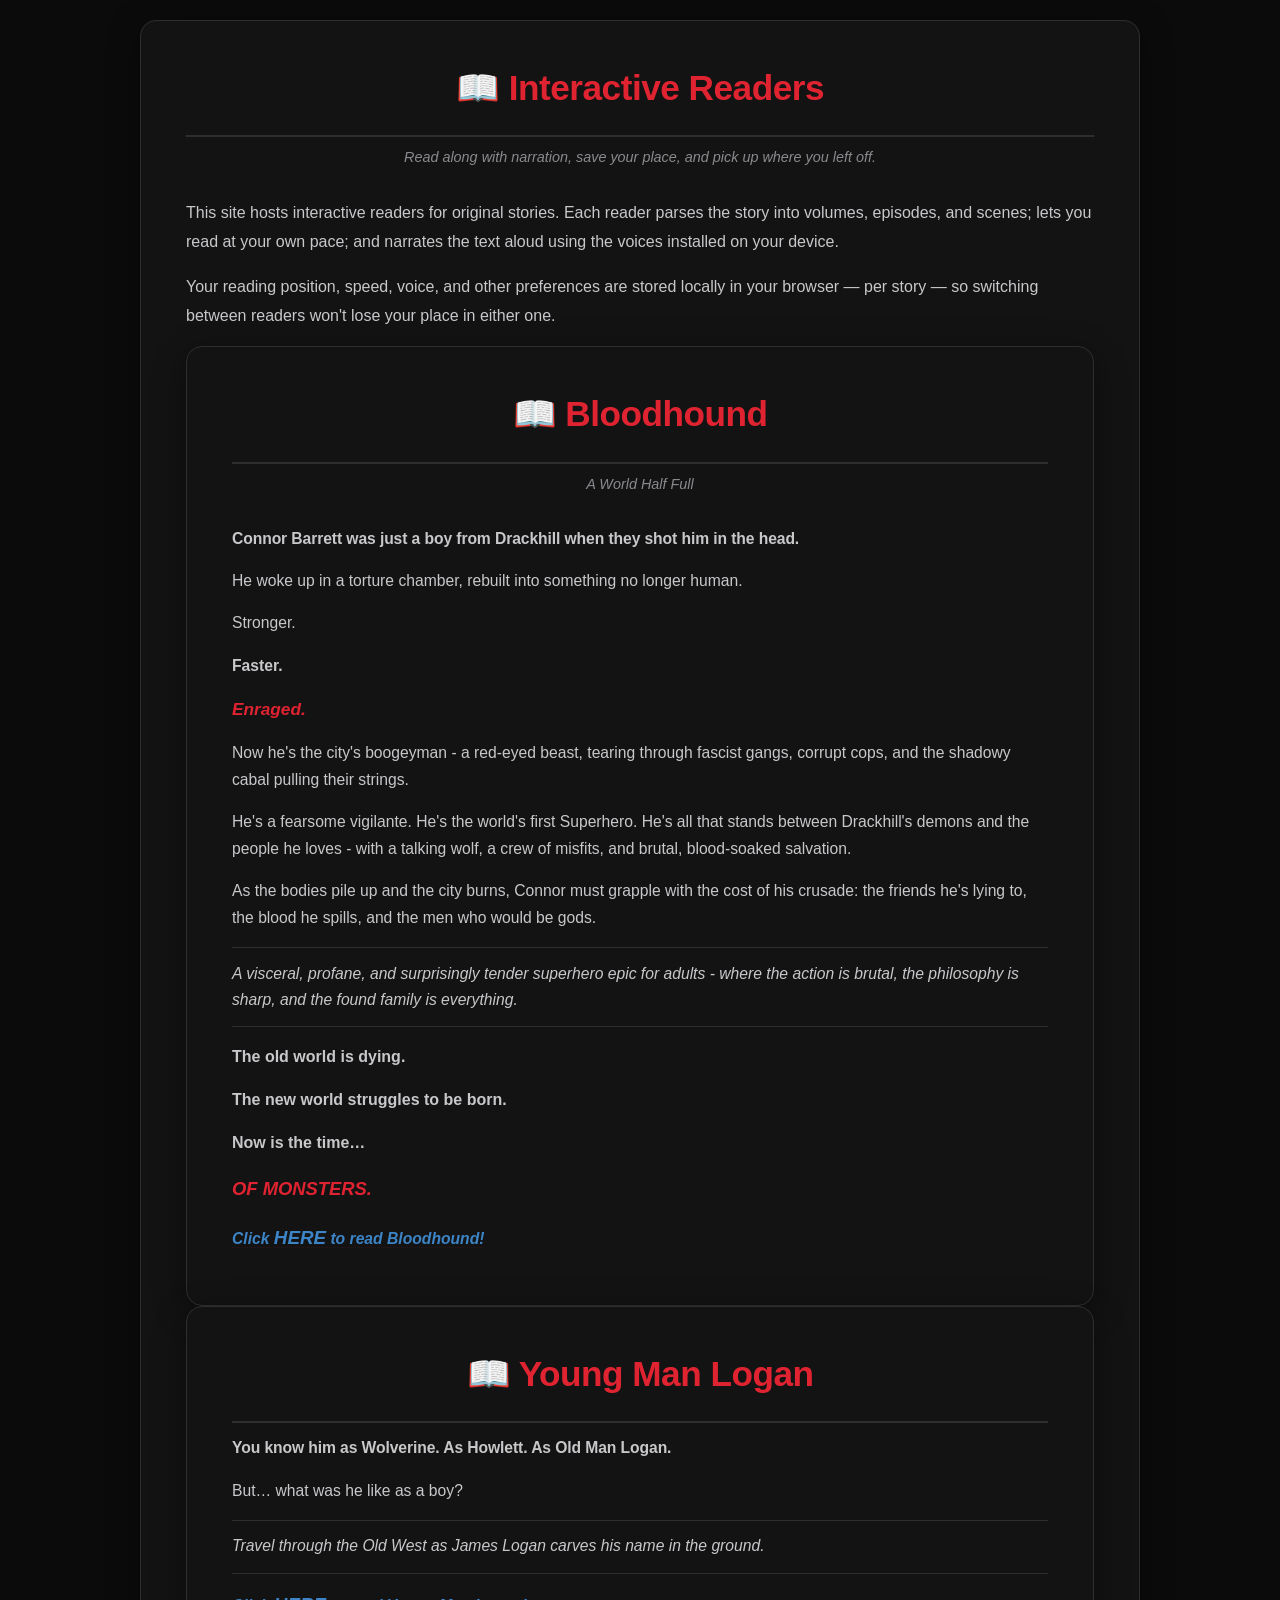
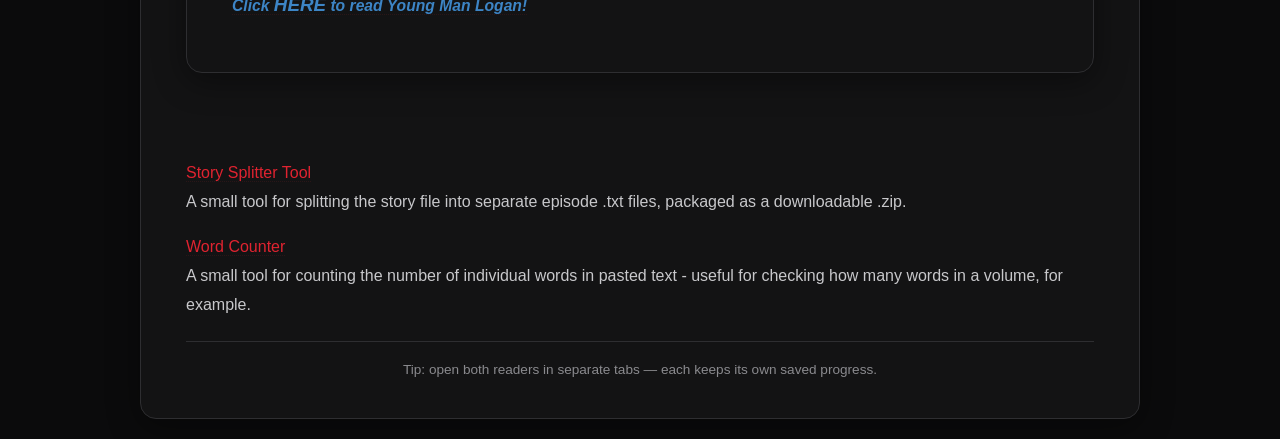
<file: index.html>
<!DOCTYPE html>
<html lang="en">
<head>
  <meta charset="UTF-8">
  <title>Redirecting…</title>
  <script>location.replace('current/index.html');</script>
</head>
<body>
  <p>Redirecting to <a href="current/index.html">current/index.html</a>…</p>
</body>
</html>
</file>
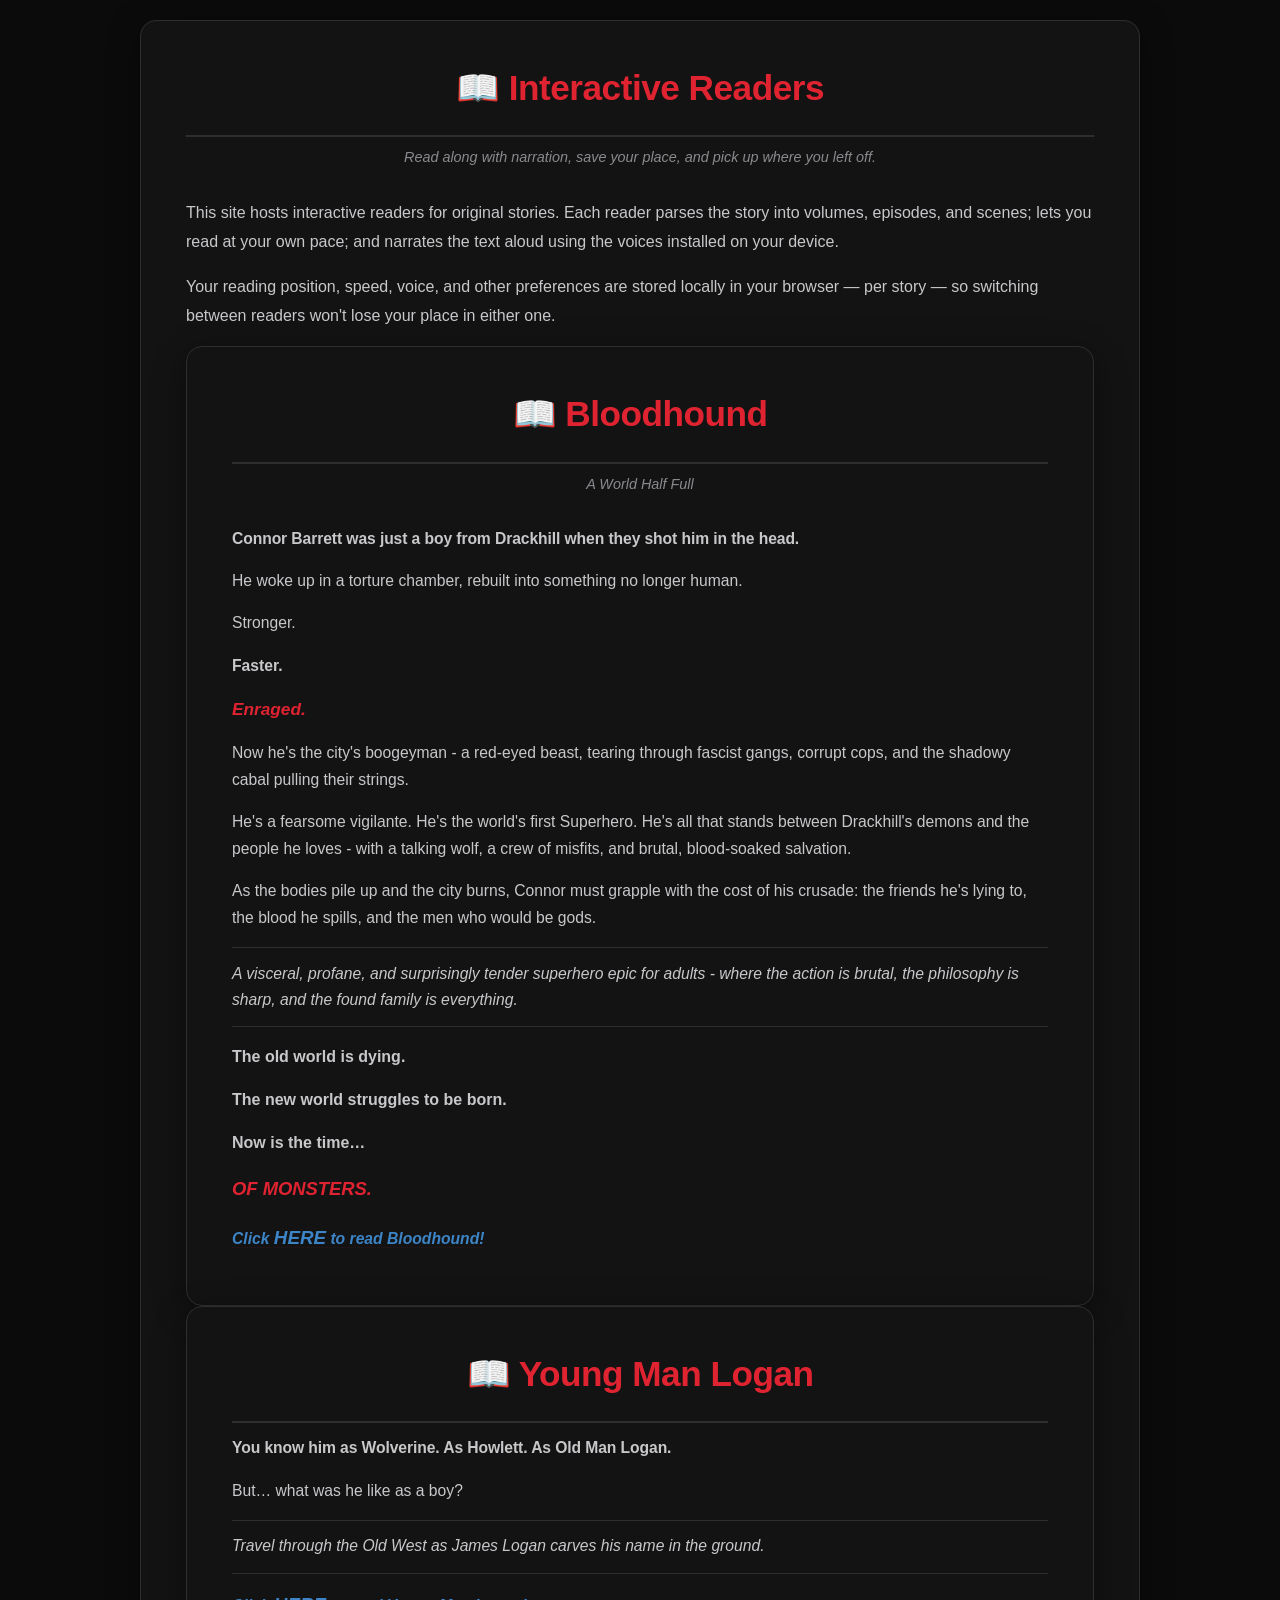
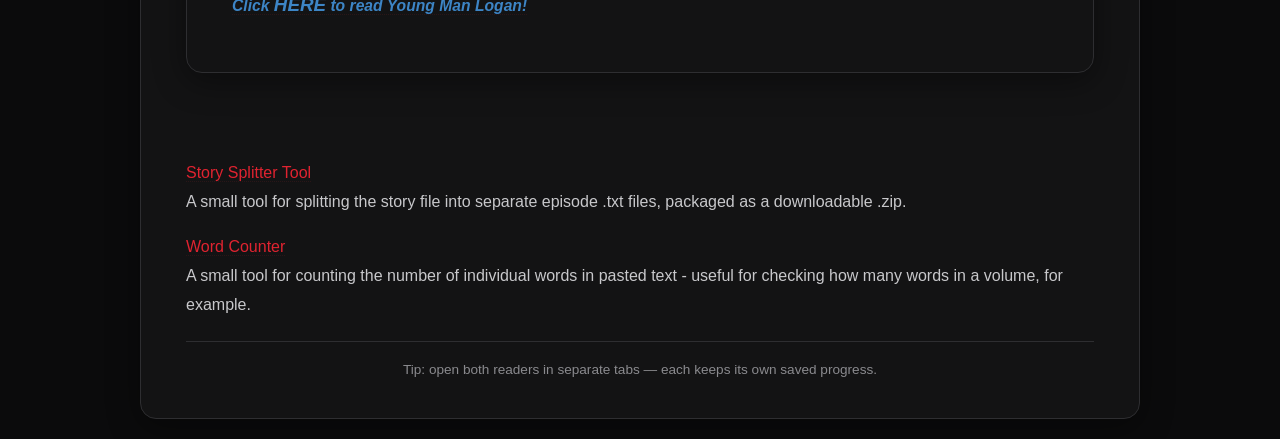
<file: current/index.html>
<!DOCTYPE html>
<html lang="en">
<head>
    <meta charset="UTF-8">
    <meta name="viewport" content="width=device-width, initial-scale=1.0">
    <title>Interactive Readers — Home</title>

    <link rel="stylesheet" href="webfiles/styles.css">
</head>
<body>
    <div class="container">
        <h1>📖 <span>Interactive Readers</span></h1>
        <p class="subtitle">Read along with narration, save your place, and pick up where you left off.</p>

        <div class="landing-intro">
            <p>
                This site hosts interactive readers for original stories. Each reader
                parses the story into volumes, episodes, and scenes; lets you read at
                your own pace; and narrates the text aloud using the voices installed
                on your device.
            </p>
            <p>
                Your reading position, speed, voice, and other preferences are stored
                locally in your browser — per story — so switching between readers
                won't lose your place in either one.
            </p>
        </div>

        <div class="story-cards">

            <!-- ═══════════════ BLOODHOUND ═══════════════ -->
            <div class="story-card">
                <div class="container">
                    <h1>📖 <span><a rel="noopener noreferrer" href="Bloodhound/story.html">Bloodhound</a></span></h1>
                    <p class="subtitle">A World Half Full</p>

                    <div class="blurb">
                        <p class="blurb-lead">Connor Barrett was just a boy from Drackhill when they shot him in the head.</p>

                        <p>He woke up in a torture chamber, rebuilt into something no longer human.</p>

                        <p>Stronger.</p>
                        <p><span style="font-weight: bold;">Faster.</span></p>
                        <p><span style="color: var(--bh-highlight); font-weight: bold; font-style: italic; font-size: 1.1em;">Enraged.</span></p>

                        <p>Now he's the city's boogeyman - a red-eyed beast, tearing through fascist gangs, corrupt cops, and the shadowy cabal pulling their strings.</p>
                        <p>He's a fearsome vigilante. He's the world's first Superhero. He's all that stands between Drackhill's demons and the people he loves - with a talking wolf, a crew of misfits, and brutal, blood-soaked salvation.</p>

                        <p>As the bodies pile up and the city burns, Connor must grapple with the cost of his crusade: the friends he's lying to, the blood he spills, and the men who would be gods.</p>

                        <p class="blurb-tagline">A visceral, profane, and surprisingly tender superhero epic for adults - where the action is brutal, the philosophy is sharp, and the found family is everything.</p>

                        <p class="blurb-prepunch">The old world is dying.</p>
                        <p class="blurb-prepunch">The new world struggles to be born.</p>
                        <p class="blurb-prepunch">Now is the time&hellip;</p>
                        <p class="blurb-punch">OF MONSTERS.</p>
                        <p class="blurb-link"><span><a rel="noopener noreferrer" href="Bloodhound/story.html">Click <span style="font-size: 1.2em;">HERE</span> to read Bloodhound!</a></span></p>
                    </div>
                </div>
            </div>

            <!-- ═══════════════ YOUNG MAN LOGAN ═══════════════ -->
            <div class="story-card">
                <div class="container">
                    <h1>📖 <span><a rel="noopener noreferrer" href="YML/story.html">Young Man Logan</a></span></h1>

                    <div class="blurb">
                        <p class="blurb-lead">You know him as Wolverine. As Howlett. As Old Man Logan.</p>

                        <p>But&hellip; what was he like as a boy?</p>

                        <p class="blurb-tagline">Travel through the Old West as James Logan carves his name in the ground.</p>
                        <p class="blurb-link"><span><a rel="noopener noreferrer" href="YML/story.html">Click <span style="font-size: 1.2em;">HERE</span> to read Young Man Logan!</a></span></p>
                    </div>
                </div>
            </div>

        </div>

        <br/><br/><br/>

        <div class="landing-footer-links">
            <a rel="noopener noreferrer" href="misc/splitter.html">Story Splitter Tool</a>
            <p class="story-card-desc">
                A small tool for splitting the story file into separate episode .txt files, packaged as a downloadable .zip.
            </p>
            <a rel="noopener noreferrer" href="misc/wordcount.html">Word Counter</a>
            <p class="story-card-desc">
                A small tool for counting the number of individual words in pasted text - useful for checking how many words in a volume, for example.
            </p>
        </div>

        <div class="status">
            Tip: open both readers in separate tabs — each keeps its own saved progress.
        </div>
    </div>
    <script src="webfiles/index.js"></script>
</body>
</html>
</file>
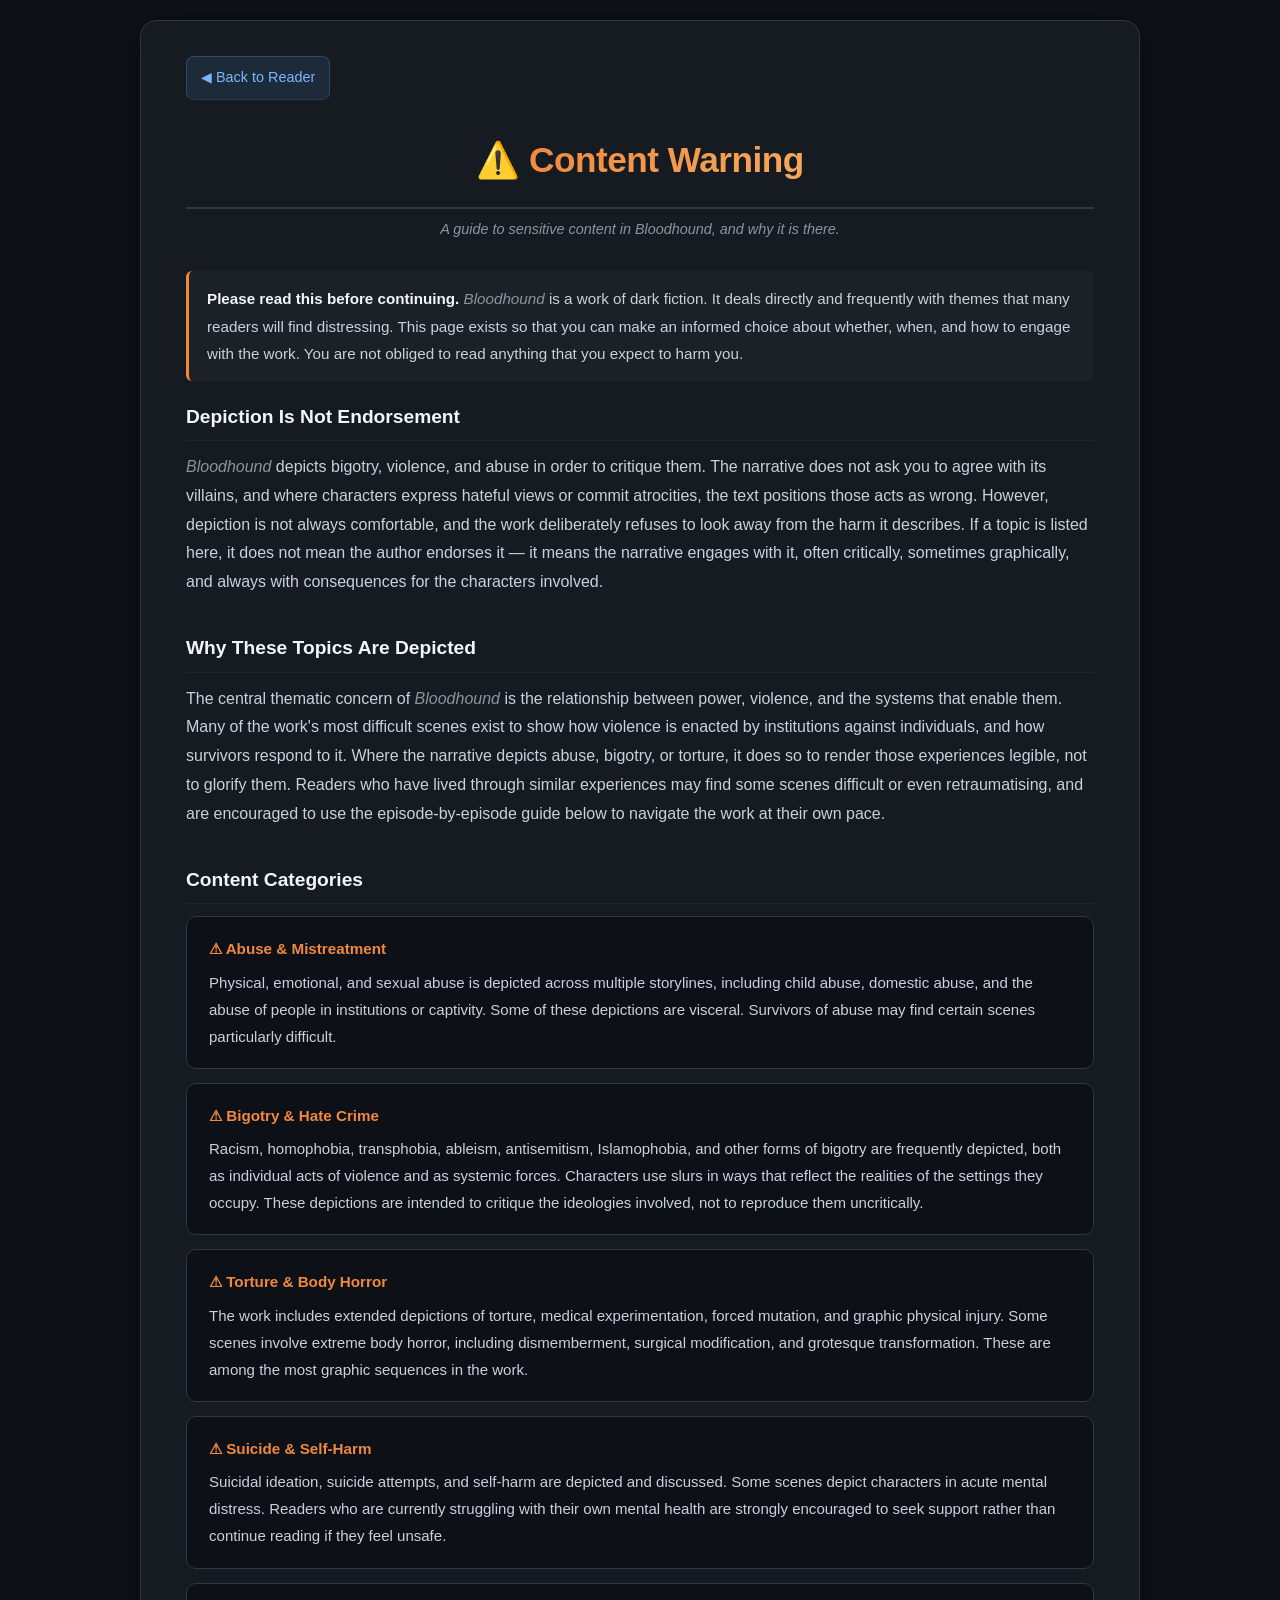
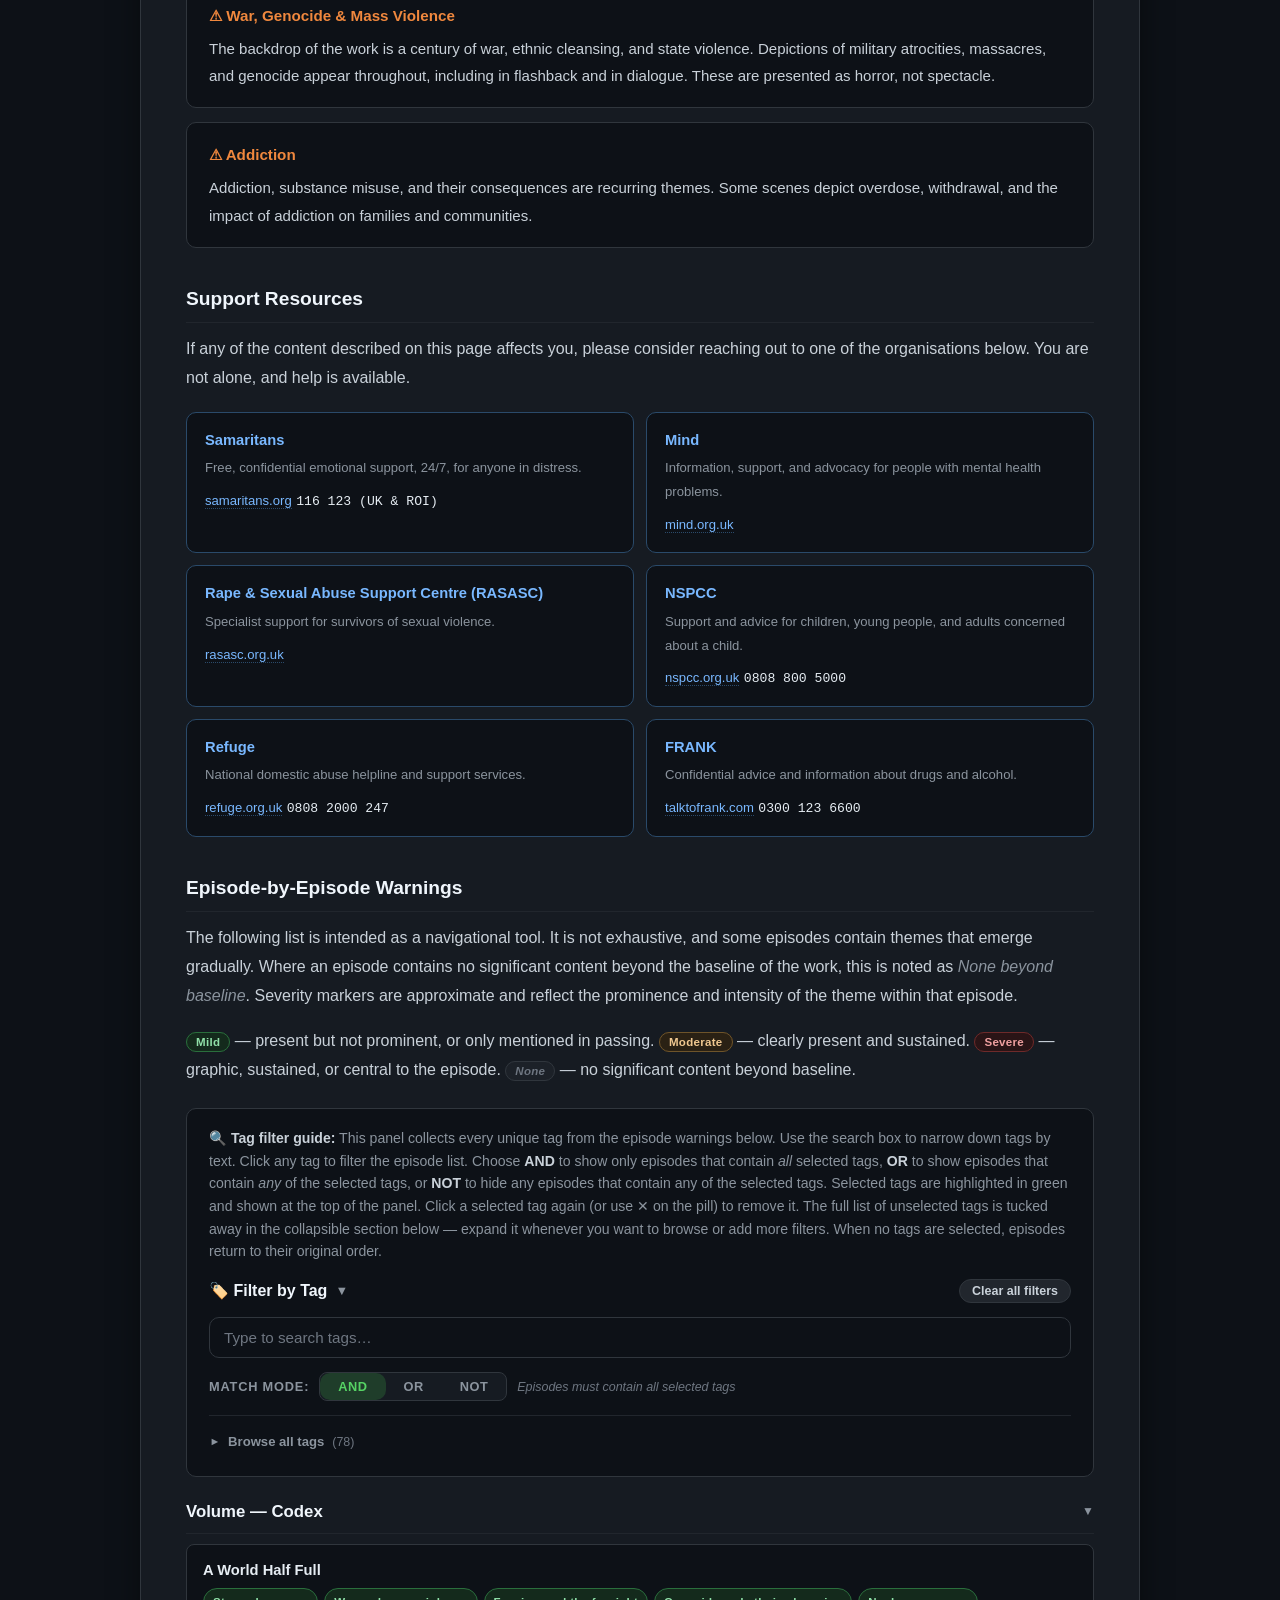
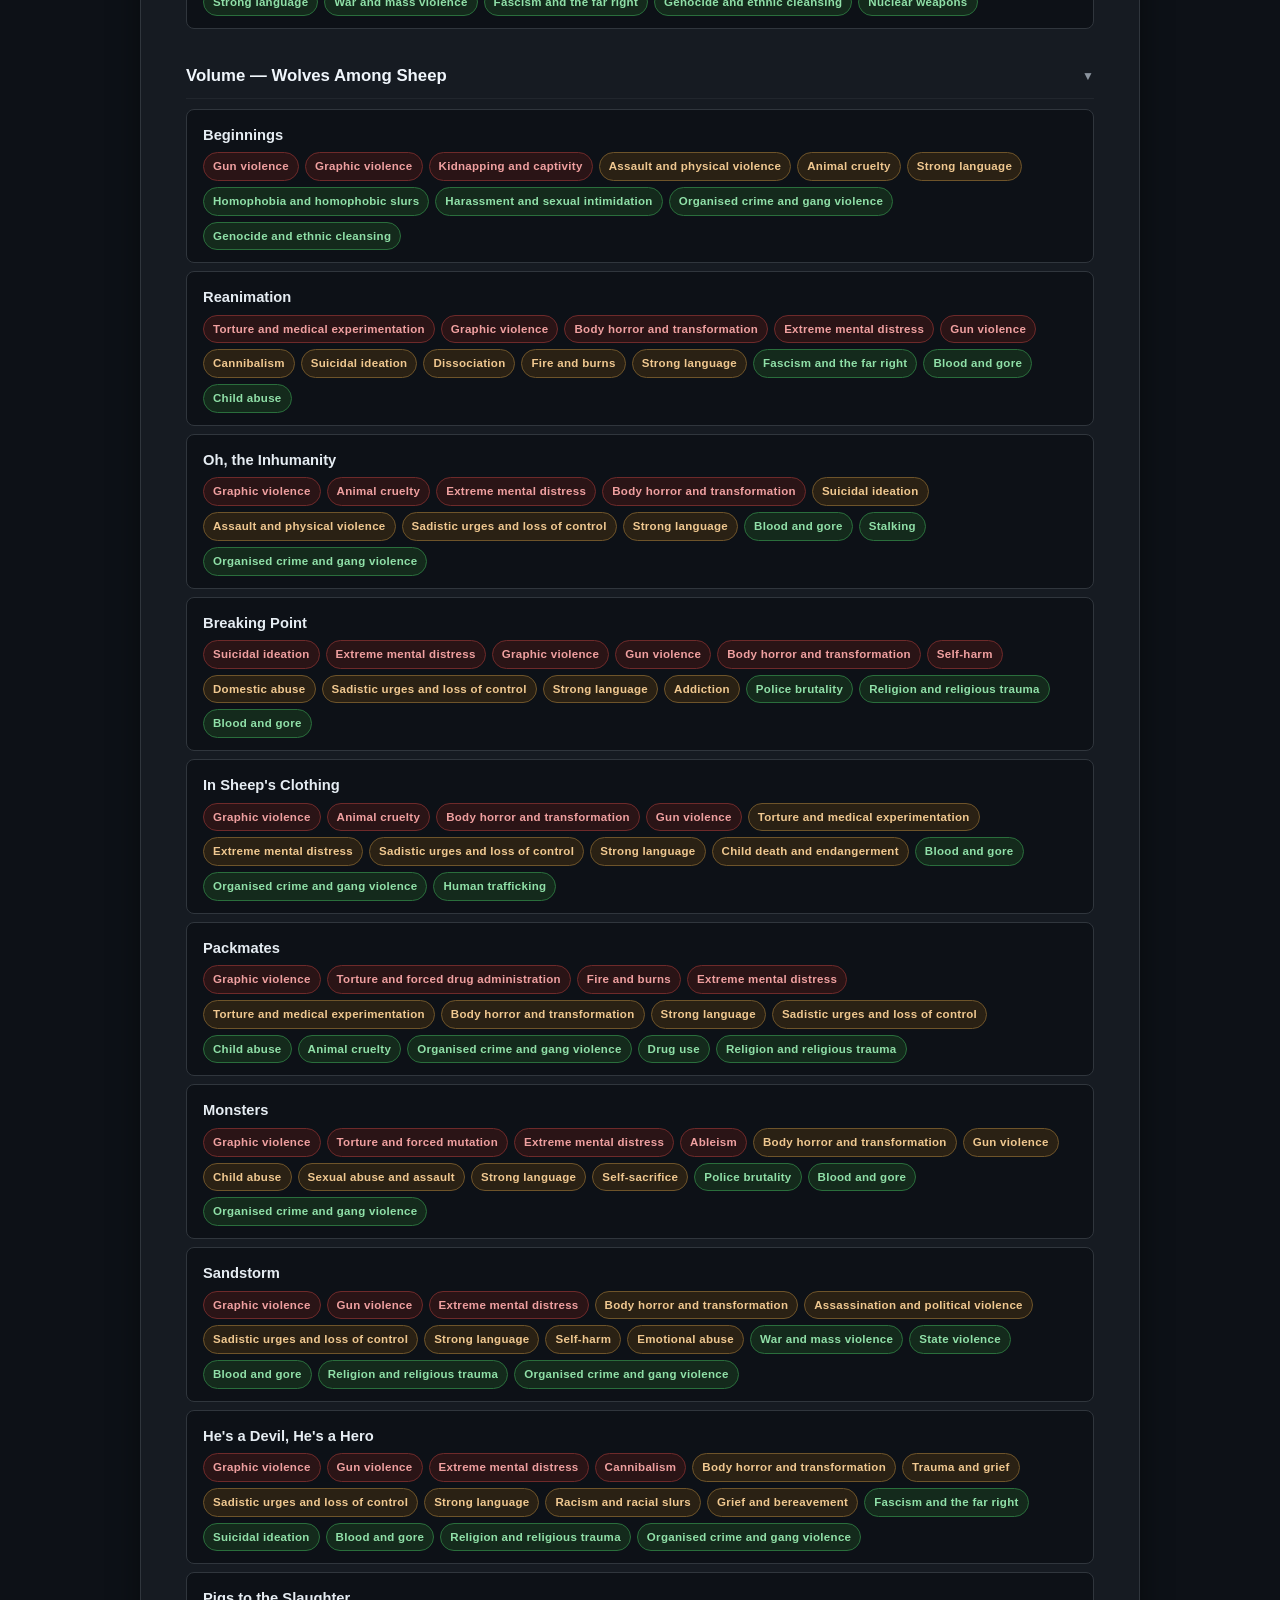
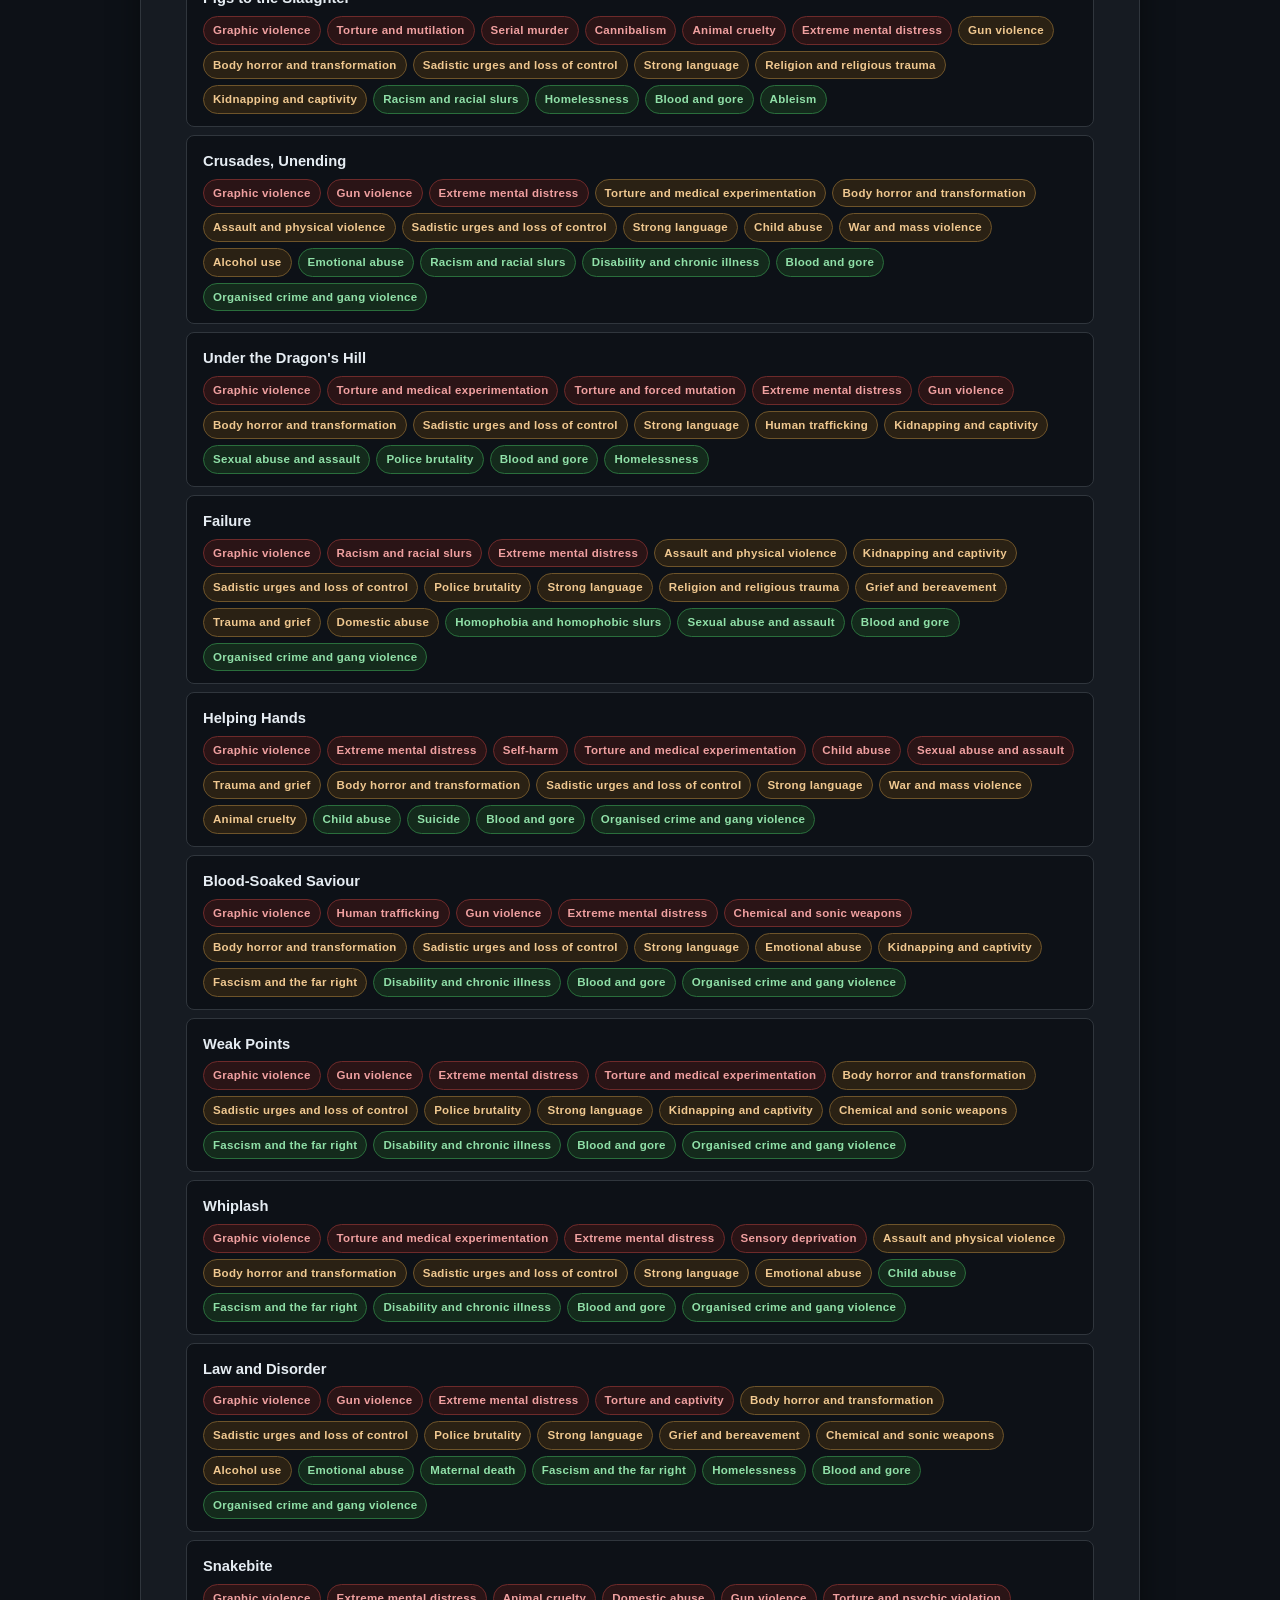
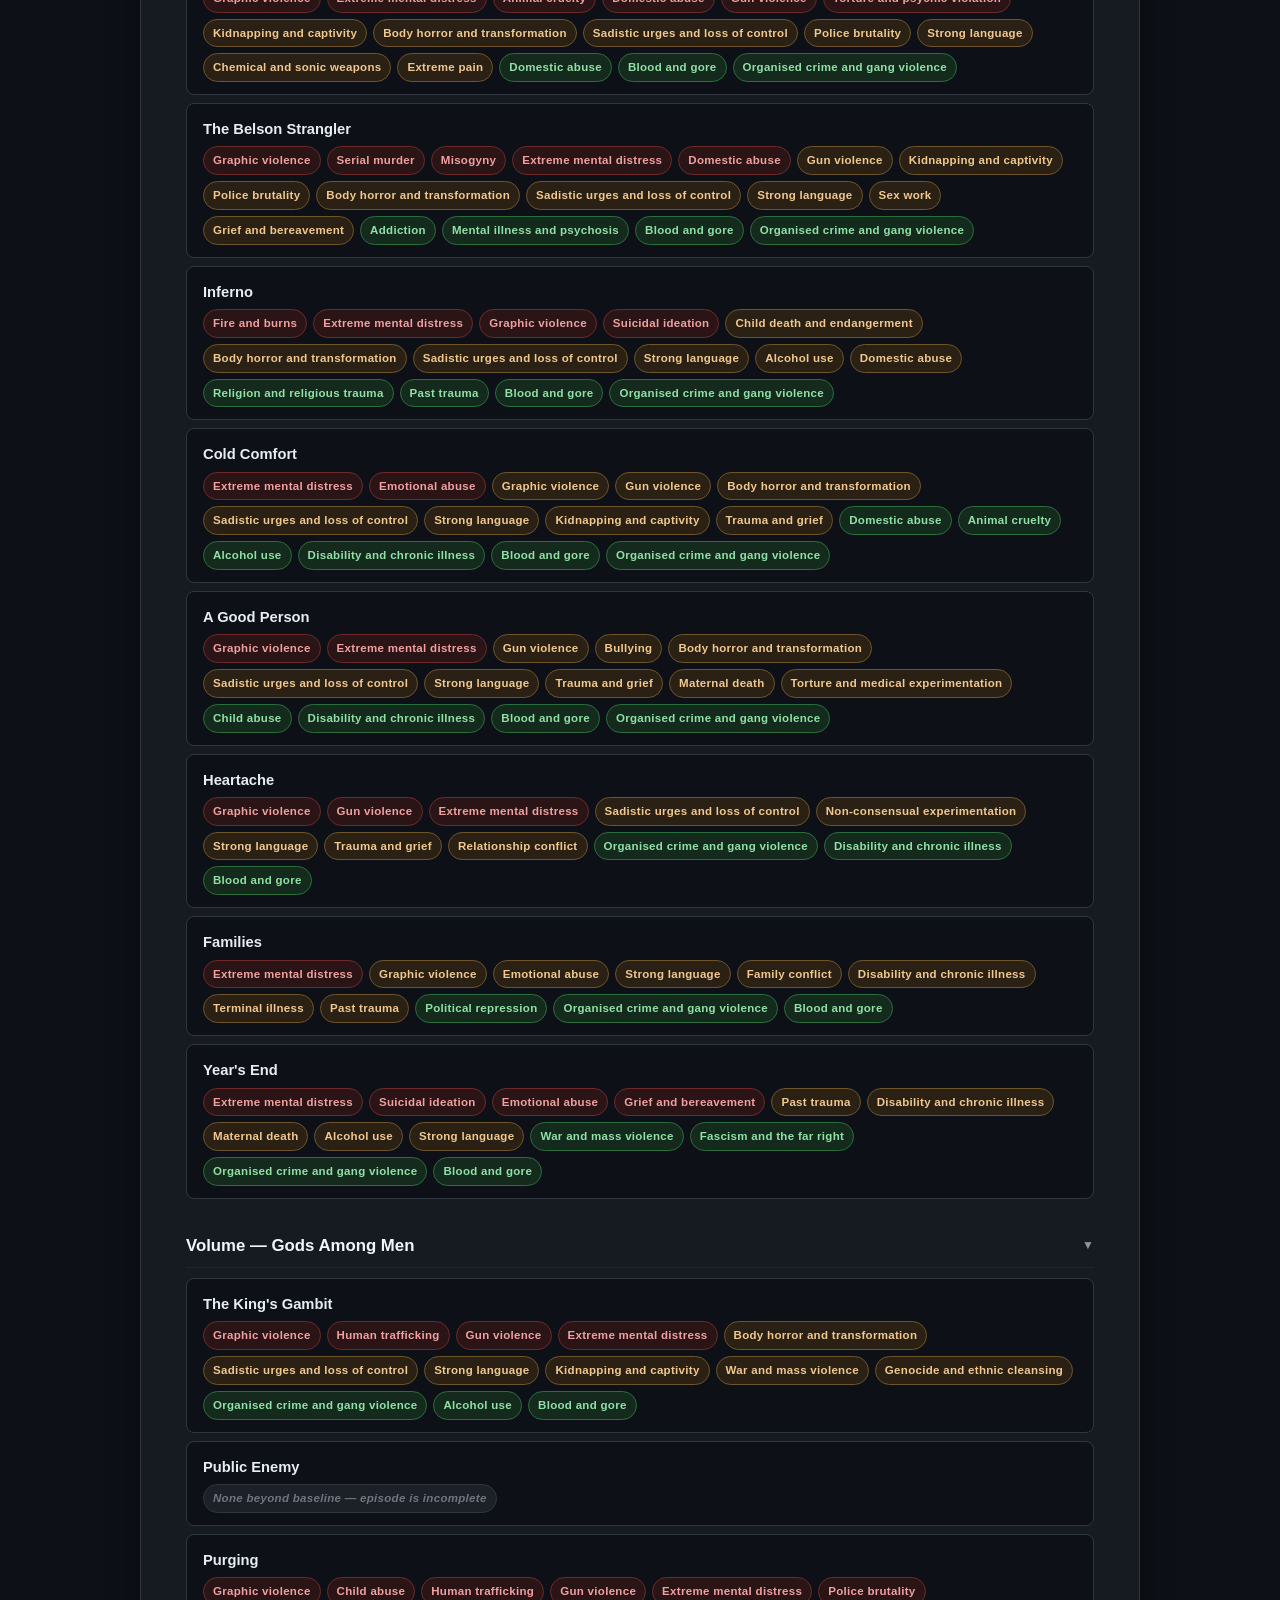
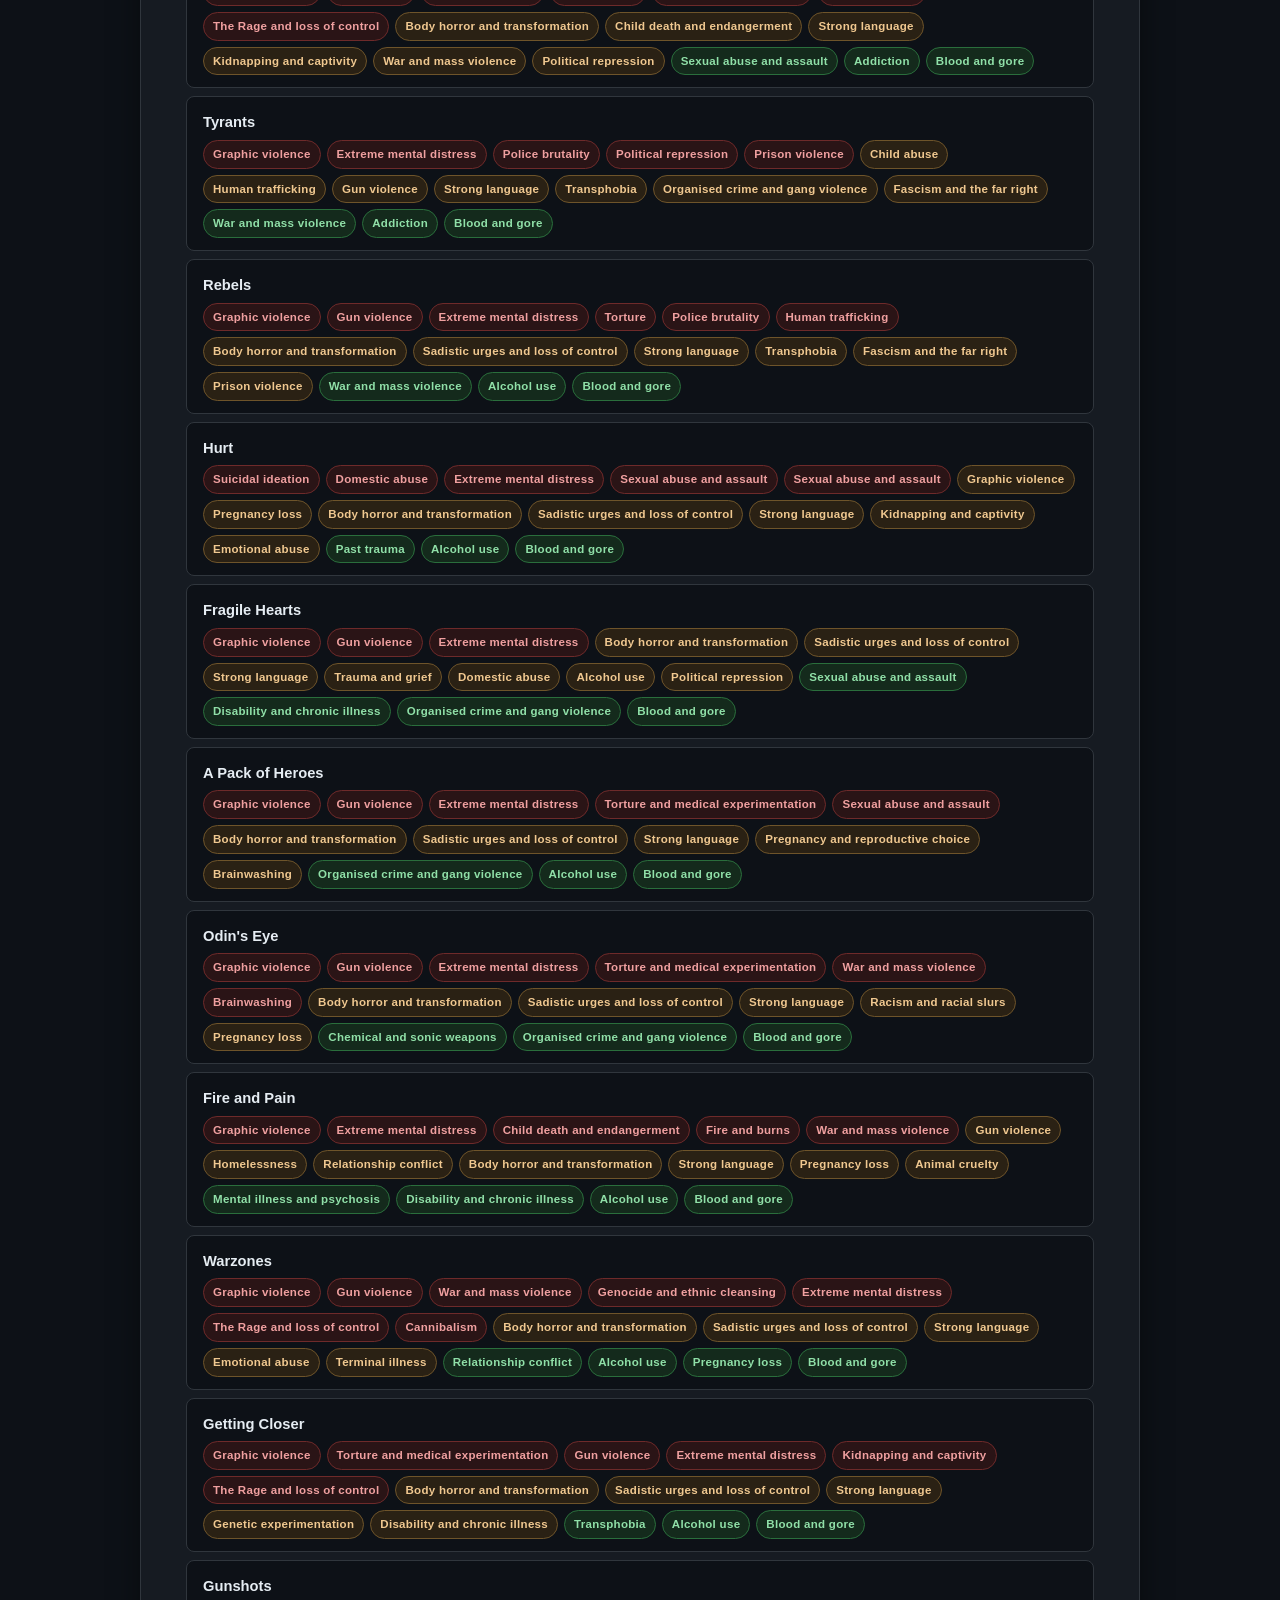
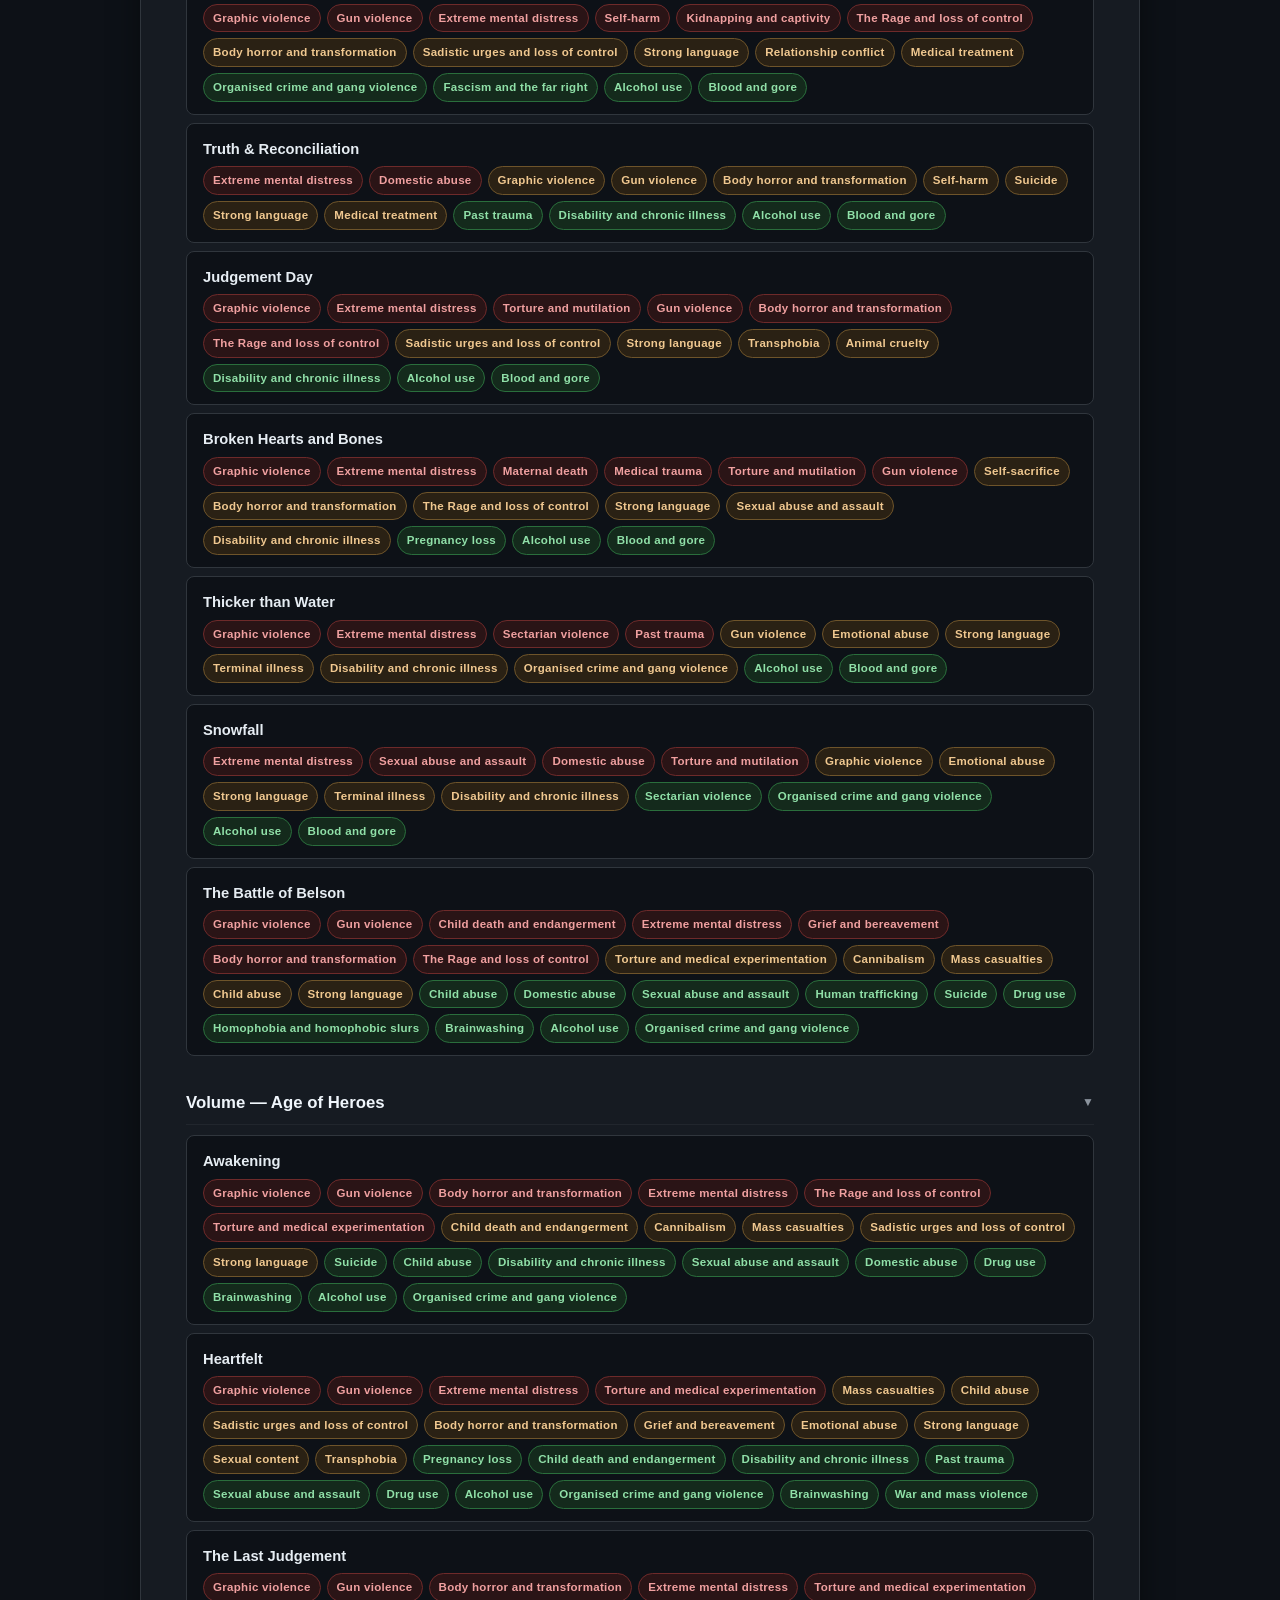
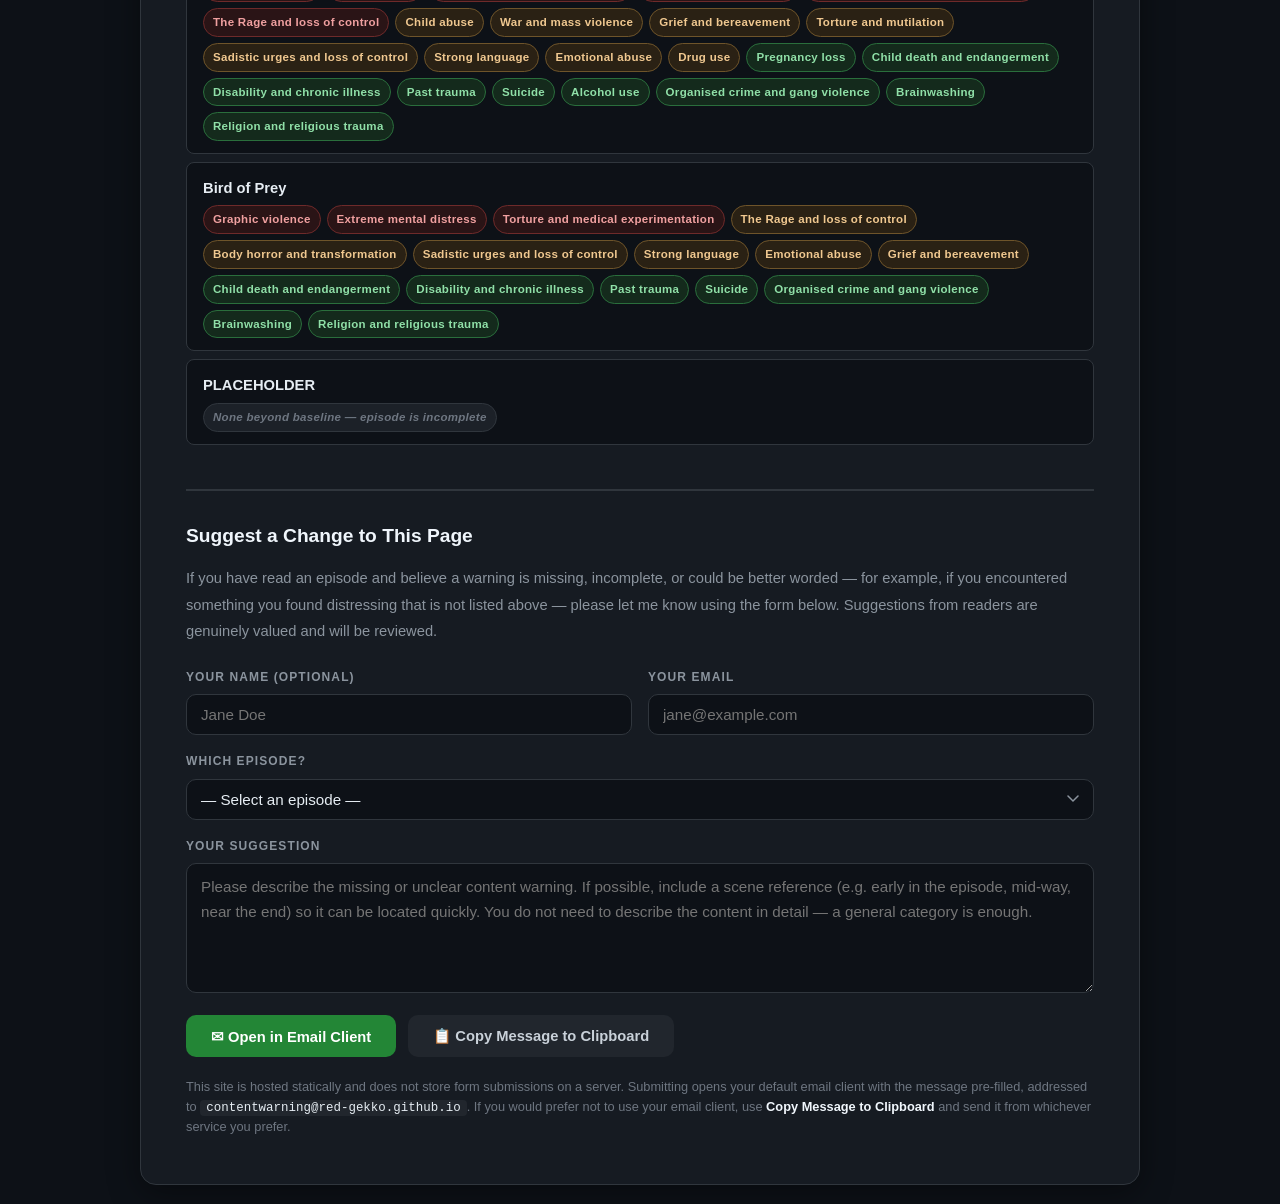
<file: current/contentwarning.html>
<!DOCTYPE html>
<html lang="en">
<head>
    <meta charset="UTF-8">
    <meta name="viewport" content="width=device-width, initial-scale=1.0">
    <title>Content Warning — Bloodhound</title>
    <link rel="stylesheet" href="styles.css">
</head>
<body>
    <div class="container">
        <a class="back-link" href="index.html">◀ Back to Reader</a>

        <h1>⚠️ <span>Content Warning</span></h1>
        <p class="subtitle">A guide to sensitive content in <em>Bloodhound</em>, and why it is there.</p>

        <div class="callout">
            <strong>Please read this before continuing.</strong> <em>Bloodhound</em> is a work of dark
            fiction. It deals directly and frequently with themes that many readers will find distressing.
            This page exists so that you can make an informed choice about whether, when, and how to engage
            with the work. You are not obliged to read anything that you expect to harm you.
        </div>

        <h2>Depiction Is Not Endorsement</h2>
        <p>
            <em>Bloodhound</em> depicts bigotry, violence, and abuse in order to critique them. The narrative
            does not ask you to agree with its villains, and where characters express hateful views or commit
            atrocities, the text positions those acts as wrong. However, depiction is not always comfortable,
            and the work deliberately refuses to look away from the harm it describes. If a topic is listed
            here, it does not mean the author endorses it — it means the narrative engages with it, often
            critically, sometimes graphically, and always with consequences for the characters involved.
        </p>

        <h2>Why These Topics Are Depicted</h2>
        <p>
            The central thematic concern of <em>Bloodhound</em> is the relationship between power, violence,
            and the systems that enable them. Many of the work's most difficult scenes exist to show how
            violence is enacted by institutions against individuals, and how survivors respond to it. Where
            the narrative depicts abuse, bigotry, or torture, it does so to render those experiences legible,
            not to glorify them. Readers who have lived through similar experiences may find some scenes
            difficult or even retraumatising, and are encouraged to use the episode-by-episode guide below
            to navigate the work at their own pace.
        </p>

        <h2>Content Categories</h2>

        <div class="category">
            <div class="category-title">⚠ Abuse &amp; Mistreatment</div>
            <p>
                Physical, emotional, and sexual abuse is depicted across multiple storylines, including child
                abuse, domestic abuse, and the abuse of people in institutions or captivity. Some of these
                depictions are visceral. Survivors of abuse may find certain scenes particularly difficult.
            </p>
        </div>

        <div class="category">
            <div class="category-title">⚠ Bigotry &amp; Hate Crime</div>
            <p>
                Racism, homophobia, transphobia, ableism, antisemitism, Islamophobia, and other forms of
                bigotry are frequently depicted, both as individual acts of violence and as systemic forces.
                Characters use slurs in ways that reflect the realities of the settings they occupy. These
                depictions are intended to critique the ideologies involved, not to reproduce them uncritically.
            </p>
        </div>

        <div class="category">
            <div class="category-title">⚠ Torture &amp; Body Horror</div>
            <p>
                The work includes extended depictions of torture, medical experimentation, forced mutation,
                and graphic physical injury. Some scenes involve extreme body horror, including dismemberment,
                surgical modification, and grotesque transformation. These are among the most graphic sequences
                in the work.
            </p>
        </div>

        <div class="category">
            <div class="category-title">⚠ Suicide &amp; Self-Harm</div>
            <p>
                Suicidal ideation, suicide attempts, and self-harm are depicted and discussed. Some scenes
                depict characters in acute mental distress. Readers who are currently struggling with their
                own mental health are strongly encouraged to seek support rather than continue reading if
                they feel unsafe.
            </p>
        </div>

        <div class="category">
            <div class="category-title">⚠ War, Genocide &amp; Mass Violence</div>
            <p>
                The backdrop of the work is a century of war, ethnic cleansing, and state violence. Depictions
                of military atrocities, massacres, and genocide appear throughout, including in flashback and
                in dialogue. These are presented as horror, not spectacle.
            </p>
        </div>

        <div class="category">
            <div class="category-title">⚠ Addiction</div>
            <p>
                Addiction, substance misuse, and their consequences are recurring themes. Some scenes depict
                overdose, withdrawal, and the impact of addiction on families and communities.
            </p>
        </div>

        <h2>Support Resources</h2>
        <p>
            If any of the content described on this page affects you, please consider reaching out to one of
            the organisations below. You are not alone, and help is available.
        </p>

        <div class="resources">
            <div class="resource-card">
                <div class="r-name">Samaritans</div>
                <div class="r-desc">Free, confidential emotional support, 24/7, for anyone in distress.</div>
                <a href="https://www.samaritans.org/" target="_blank" rel="noopener">samaritans.org</a>
                <div class="r-phone">116 123 (UK &amp; ROI)</div>
            </div>

            <div class="resource-card">
                <div class="r-name">Mind</div>
                <div class="r-desc">Information, support, and advocacy for people with mental health problems.</div>
                <a href="https://www.mind.org.uk/" target="_blank" rel="noopener">mind.org.uk</a>
            </div>

            <div class="resource-card">
                <div class="r-name">Rape &amp; Sexual Abuse Support Centre (RASASC)</div>
                <div class="r-desc">Specialist support for survivors of sexual violence.</div>
                <a href="https://www.rasasc.org.uk/" target="_blank" rel="noopener">rasasc.org.uk</a>
            </div>

            <div class="resource-card">
                <div class="r-name">NSPCC</div>
                <div class="r-desc">Support and advice for children, young people, and adults concerned about a child.</div>
                <a href="https://www.nspcc.org.uk/" target="_blank" rel="noopener">nspcc.org.uk</a>
                <div class="r-phone">0808 800 5000</div>
            </div>

            <div class="resource-card">
                <div class="r-name">Refuge</div>
                <div class="r-desc">National domestic abuse helpline and support services.</div>
                <a href="https://www.refuge.org.uk/" target="_blank" rel="noopener">refuge.org.uk</a>
                <div class="r-phone">0808 2000 247</div>
            </div>

            <div class="resource-card">
                <div class="r-name">FRANK</div>
                <div class="r-desc">Confidential advice and information about drugs and alcohol.</div>
                <a href="https://www.talktofrank.com/" target="_blank" rel="noopener">talktofrank.com</a>
                <div class="r-phone">0300 123 6600</div>
            </div>
        </div>

        <h2>Episode-by-Episode Warnings</h2>
        <p>
            The following list is intended as a navigational tool. It is not exhaustive, and some episodes
            contain themes that emerge gradually. Where an episode contains no significant content beyond the
            baseline of the work, this is noted as <em>None beyond baseline</em>. Severity markers are
            approximate and reflect the prominence and intensity of the theme within that episode.
        </p>
        <p>
            <span class="tag mild">Mild</span> — present but not prominent, or only mentioned in passing.
            <span class="tag moderate">Moderate</span> — clearly present and sustained.
            <span class="tag severe">Severe</span> — graphic, sustained, or central to the episode.
            <span class="tag none">None</span> — no significant content beyond baseline.
        </p>

        <div class="tag-filter-panel" id="tagFilterPanel">
            <div class="filter-guide">
                <strong>🔍 Tag filter guide:</strong> This panel collects every unique tag from the episode warnings below.
                Use the search box to narrow down tags by text. Click any tag to filter the episode list.
                Choose <strong>AND</strong> to show only episodes that contain <em>all</em> selected tags,
                <strong>OR</strong> to show episodes that contain <em>any</em> of the selected tags, or
                <strong>NOT</strong> to hide any episodes that contain any of the selected tags.
                Selected tags are highlighted in green and shown at the top of the panel.
                Click a selected tag again (or use ✕ on the pill) to remove it.
                The full list of unselected tags is tucked away in the collapsible section below — expand it
                whenever you want to browse or add more filters. When no tags are selected, episodes return
                to their original order.
            </div>

            <div class="tag-filter-header" id="tagFilterHeader">
                <h3>🏷️ Filter by Tag <span class="chevron">▼</span></h3>
                <button class="clear-filters-btn" id="clearFiltersBtn" type="button">Clear all filters</button>
            </div>

            <div class="tag-filter-body" id="tagFilterBody">
                <input type="text" class="tag-search-input" id="tagSearchInput" placeholder="Type to search tags…" autocomplete="off">

                <div class="match-mode-toggle" id="matchModeToggle">
                    <span class="toggle-label">Match mode:</span>
                    <div class="toggle-btn-group" role="group" aria-label="Match mode">
                        <button class="toggle-btn active" id="modeAndBtn" type="button" data-mode="AND">AND</button>
                        <button class="toggle-btn" id="modeOrBtn" type="button" data-mode="OR">OR</button>
                        <button class="toggle-btn" id="modeNotBtn" type="button" data-mode="NOT">NOT</button>
                    </div>
                    <span class="toggle-hint" id="modeHint">Episodes must contain all selected tags</span>
                </div>

                <div class="selected-filters-bar" id="selectedFiltersBar"></div>

                <div class="unselected-tags-wrapper collapsed" id="unselectedTagsWrapper">
                    <div class="unselected-tags-header" id="unselectedTagsHeader">
                        <span class="unselected-chevron">▼</span>
                        <span>Browse all tags</span>
                        <span class="unselected-tags-count" id="unselectedTagsCount"></span>
                    </div>
                    <div class="unselected-tags-body" id="unselectedTagsBody">
                        <div class="tag-cloud" id="tagCloud"></div>
                        <div class="no-matching-tags" id="noMatchingTags">No tags match your search.</div>
                    </div>
                </div>
            </div>
        </div>

<!-- ============================================================= -->
<!-- VOLUME - CODEX                                                -->
<!-- ============================================================= -->
<div class="volume-block">
    <div class="volume-header">Volume — Codex</div>

    <div class="episode-warning">
        <div class="ep-name">A World Half Full</div>
        <div class="ep-tags">
            <span class="tag mild">Strong language</span>
            <span class="tag mild">War and mass violence</span>
            <span class="tag mild">Fascism and the far right</span>
            <span class="tag mild">Genocide and ethnic cleansing</span>
            <span class="tag mild">Nuclear weapons</span>
        </div>
    </div>
</div>

<!-- ============================================================= -->
<!-- VOLUME - WOLVES AMONG SHEEP                                  -->
<!-- ============================================================= -->
<div class="volume-block">
    <div class="volume-header">Volume — Wolves Among Sheep</div>

    <div class="episode-warning">
        <div class="ep-name">Beginnings</div>
        <div class="ep-tags">
            <span class="tag severe">Gun violence</span>
            <span class="tag severe">Graphic violence</span>
            <span class="tag severe">Kidnapping and captivity</span>
            <span class="tag moderate">Assault and physical violence</span>
            <span class="tag moderate">Animal cruelty</span>
            <span class="tag moderate">Strong language</span>
            <span class="tag mild">Homophobia and homophobic slurs</span>
            <span class="tag mild">Harassment and sexual intimidation</span>
            <span class="tag mild">Organised crime and gang violence</span>
            <span class="tag mild">Genocide and ethnic cleansing</span>
        </div>
    </div>

    <div class="episode-warning">
        <div class="ep-name">Reanimation</div>
        <div class="ep-tags">
            <span class="tag severe">Torture and medical experimentation</span>
            <span class="tag severe">Graphic violence</span>
            <span class="tag severe">Body horror and transformation</span>
            <span class="tag severe">Extreme mental distress</span>
            <span class="tag severe">Gun violence</span>
            <span class="tag moderate">Cannibalism</span>
            <span class="tag moderate">Suicidal ideation</span>
            <span class="tag moderate">Dissociation</span>
            <span class="tag moderate">Fire and burns</span>
            <span class="tag moderate">Strong language</span>
            <span class="tag mild">Fascism and the far right</span>
            <span class="tag mild">Blood and gore</span>
            <span class="tag mild">Child abuse</span>
        </div>
    </div>

    <div class="episode-warning">
        <div class="ep-name">Oh, the Inhumanity</div>
        <div class="ep-tags">
            <span class="tag severe">Graphic violence</span>
            <span class="tag severe">Animal cruelty</span>
            <span class="tag severe">Extreme mental distress</span>
            <span class="tag severe">Body horror and transformation</span>
            <span class="tag moderate">Suicidal ideation</span>
            <span class="tag moderate">Assault and physical violence</span>
            <span class="tag moderate">Sadistic urges and loss of control</span>
            <span class="tag moderate">Strong language</span>
            <span class="tag mild">Blood and gore</span>
            <span class="tag mild">Stalking</span>
            <span class="tag mild">Organised crime and gang violence</span>
        </div>
    </div>

    <div class="episode-warning">
        <div class="ep-name">Breaking Point</div>
        <div class="ep-tags">
            <span class="tag severe">Suicidal ideation</span>
            <span class="tag severe">Extreme mental distress</span>
            <span class="tag severe">Graphic violence</span>
            <span class="tag severe">Gun violence</span>
            <span class="tag severe">Body horror and transformation</span>
            <span class="tag severe">Self-harm</span>
            <span class="tag moderate">Domestic abuse</span>
            <span class="tag moderate">Sadistic urges and loss of control</span>
            <span class="tag moderate">Strong language</span>
            <span class="tag moderate">Addiction</span>
            <span class="tag mild">Police brutality</span>
            <span class="tag mild">Religion and religious trauma</span>
            <span class="tag mild">Blood and gore</span>
        </div>
    </div>

    <div class="episode-warning">
        <div class="ep-name">In Sheep's Clothing</div>
        <div class="ep-tags">
            <span class="tag severe">Graphic violence</span>
            <span class="tag severe">Animal cruelty</span>
            <span class="tag severe">Body horror and transformation</span>
            <span class="tag severe">Gun violence</span>
            <span class="tag moderate">Torture and medical experimentation</span>
            <span class="tag moderate">Extreme mental distress</span>
            <span class="tag moderate">Sadistic urges and loss of control</span>
            <span class="tag moderate">Strong language</span>
            <span class="tag moderate">Child death and endangerment</span>
            <span class="tag mild">Blood and gore</span>
            <span class="tag mild">Organised crime and gang violence</span>
            <span class="tag mild">Human trafficking</span>
        </div>
    </div>

    <div class="episode-warning">
        <div class="ep-name">Packmates</div>
        <div class="ep-tags">
            <span class="tag severe">Graphic violence</span>
            <span class="tag severe">Torture and forced drug administration</span>
            <span class="tag severe">Fire and burns</span>
            <span class="tag severe">Extreme mental distress</span>
            <span class="tag moderate">Torture and medical experimentation</span>
            <span class="tag moderate">Body horror and transformation</span>
            <span class="tag moderate">Strong language</span>
            <span class="tag moderate">Sadistic urges and loss of control</span>
            <span class="tag mild">Child abuse</span>
            <span class="tag mild">Animal cruelty</span>
            <span class="tag mild">Organised crime and gang violence</span>
            <span class="tag mild">Drug use</span>
            <span class="tag mild">Religion and religious trauma</span>
        </div>
    </div>

    <div class="episode-warning">
        <div class="ep-name">Monsters</div>
        <div class="ep-tags">
            <span class="tag severe">Graphic violence</span>
            <span class="tag severe">Torture and forced mutation</span>
            <span class="tag severe">Extreme mental distress</span>
            <span class="tag severe">Ableism</span>
            <span class="tag moderate">Body horror and transformation</span>
            <span class="tag moderate">Gun violence</span>
            <span class="tag moderate">Child abuse</span>
            <span class="tag moderate">Sexual abuse and assault</span>
            <span class="tag moderate">Strong language</span>
            <span class="tag moderate">Self-sacrifice</span>
            <span class="tag mild">Police brutality</span>
            <span class="tag mild">Blood and gore</span>
            <span class="tag mild">Organised crime and gang violence</span>
        </div>
    </div>

    <div class="episode-warning">
        <div class="ep-name">Sandstorm</div>
        <div class="ep-tags">
            <span class="tag severe">Graphic violence</span>
            <span class="tag severe">Gun violence</span>
            <span class="tag severe">Extreme mental distress</span>
            <span class="tag moderate">Body horror and transformation</span>
            <span class="tag moderate">Assassination and political violence</span>
            <span class="tag moderate">Sadistic urges and loss of control</span>
            <span class="tag moderate">Strong language</span>
            <span class="tag moderate">Self-harm</span>
            <span class="tag moderate">Emotional abuse</span>
            <span class="tag mild">War and mass violence</span>
            <span class="tag mild">State violence</span>
            <span class="tag mild">Blood and gore</span>
            <span class="tag mild">Religion and religious trauma</span>
            <span class="tag mild">Organised crime and gang violence</span>
        </div>
    </div>

    <div class="episode-warning">
        <div class="ep-name">He's a Devil, He's a Hero</div>
        <div class="ep-tags">
            <span class="tag severe">Graphic violence</span>
            <span class="tag severe">Gun violence</span>
            <span class="tag severe">Extreme mental distress</span>
            <span class="tag severe">Cannibalism</span>
            <span class="tag moderate">Body horror and transformation</span>
            <span class="tag moderate">Trauma and grief</span>
            <span class="tag moderate">Sadistic urges and loss of control</span>
            <span class="tag moderate">Strong language</span>
            <span class="tag moderate">Racism and racial slurs</span>
            <span class="tag moderate">Grief and bereavement</span>
            <span class="tag mild">Fascism and the far right</span>
            <span class="tag mild">Suicidal ideation</span>
            <span class="tag mild">Blood and gore</span>
            <span class="tag mild">Religion and religious trauma</span>
            <span class="tag mild">Organised crime and gang violence</span>
        </div>
    </div>

    <div class="episode-warning">
        <div class="ep-name">Pigs to the Slaughter</div>
        <div class="ep-tags">
            <span class="tag severe">Graphic violence</span>
            <span class="tag severe">Torture and mutilation</span>
            <span class="tag severe">Serial murder</span>
            <span class="tag severe">Cannibalism</span>
            <span class="tag severe">Animal cruelty</span>
            <span class="tag severe">Extreme mental distress</span>
            <span class="tag moderate">Gun violence</span>
            <span class="tag moderate">Body horror and transformation</span>
            <span class="tag moderate">Sadistic urges and loss of control</span>
            <span class="tag moderate">Strong language</span>
            <span class="tag moderate">Religion and religious trauma</span>
            <span class="tag moderate">Kidnapping and captivity</span>
            <span class="tag mild">Racism and racial slurs</span>
            <span class="tag mild">Homelessness</span>
            <span class="tag mild">Blood and gore</span>
            <span class="tag mild">Ableism</span>
        </div>
    </div>

    <div class="episode-warning">
        <div class="ep-name">Crusades, Unending</div>
        <div class="ep-tags">
            <span class="tag severe">Graphic violence</span>
            <span class="tag severe">Gun violence</span>
            <span class="tag severe">Extreme mental distress</span>
            <span class="tag moderate">Torture and medical experimentation</span>
            <span class="tag moderate">Body horror and transformation</span>
            <span class="tag moderate">Assault and physical violence</span>
            <span class="tag moderate">Sadistic urges and loss of control</span>
            <span class="tag moderate">Strong language</span>
            <span class="tag moderate">Child abuse</span>
            <span class="tag moderate">War and mass violence</span>
            <span class="tag moderate">Alcohol use</span>
            <span class="tag mild">Emotional abuse</span>
            <span class="tag mild">Racism and racial slurs</span>
            <span class="tag mild">Disability and chronic illness</span>
            <span class="tag mild">Blood and gore</span>
            <span class="tag mild">Organised crime and gang violence</span>
        </div>
    </div>

    <div class="episode-warning">
        <div class="ep-name">Under the Dragon's Hill</div>
        <div class="ep-tags">
            <span class="tag severe">Graphic violence</span>
            <span class="tag severe">Torture and medical experimentation</span>
            <span class="tag severe">Torture and forced mutation</span>
            <span class="tag severe">Extreme mental distress</span>
            <span class="tag severe">Gun violence</span>
            <span class="tag moderate">Body horror and transformation</span>
            <span class="tag moderate">Sadistic urges and loss of control</span>
            <span class="tag moderate">Strong language</span>
            <span class="tag moderate">Human trafficking</span>
            <span class="tag moderate">Kidnapping and captivity</span>
            <span class="tag mild">Sexual abuse and assault</span>
            <span class="tag mild">Police brutality</span>
            <span class="tag mild">Blood and gore</span>
            <span class="tag mild">Homelessness</span>
        </div>
    </div>

    <div class="episode-warning">
        <div class="ep-name">Failure</div>
        <div class="ep-tags">
            <span class="tag severe">Graphic violence</span>
            <span class="tag severe">Racism and racial slurs</span>
            <span class="tag severe">Extreme mental distress</span>
            <span class="tag moderate">Assault and physical violence</span>
            <span class="tag moderate">Kidnapping and captivity</span>
            <span class="tag moderate">Sadistic urges and loss of control</span>
            <span class="tag moderate">Police brutality</span>
            <span class="tag moderate">Strong language</span>
            <span class="tag moderate">Religion and religious trauma</span>
            <span class="tag moderate">Grief and bereavement</span>
            <span class="tag moderate">Trauma and grief</span>
            <span class="tag moderate">Domestic abuse</span>
            <span class="tag mild">Homophobia and homophobic slurs</span>
            <span class="tag mild">Sexual abuse and assault</span>
            <span class="tag mild">Blood and gore</span>
            <span class="tag mild">Organised crime and gang violence</span>
        </div>
    </div>

    <div class="episode-warning">
        <div class="ep-name">Helping Hands</div>
        <div class="ep-tags">
            <span class="tag severe">Graphic violence</span>
            <span class="tag severe">Extreme mental distress</span>
            <span class="tag severe">Self-harm</span>
            <span class="tag severe">Torture and medical experimentation</span>
            <span class="tag severe">Child abuse</span>
            <span class="tag severe">Sexual abuse and assault</span>
            <span class="tag moderate">Trauma and grief</span>
            <span class="tag moderate">Body horror and transformation</span>
            <span class="tag moderate">Sadistic urges and loss of control</span>
            <span class="tag moderate">Strong language</span>
            <span class="tag moderate">War and mass violence</span>
            <span class="tag moderate">Animal cruelty</span>
            <span class="tag mild">Child abuse</span>
            <span class="tag mild">Suicide</span>
            <span class="tag mild">Blood and gore</span>
            <span class="tag mild">Organised crime and gang violence</span>
        </div>
    </div>

    <div class="episode-warning">
        <div class="ep-name">Blood-Soaked Saviour</div>
        <div class="ep-tags">
            <span class="tag severe">Graphic violence</span>
            <span class="tag severe">Human trafficking</span>
            <span class="tag severe">Gun violence</span>
            <span class="tag severe">Extreme mental distress</span>
            <span class="tag severe">Chemical and sonic weapons</span>
            <span class="tag moderate">Body horror and transformation</span>
            <span class="tag moderate">Sadistic urges and loss of control</span>
            <span class="tag moderate">Strong language</span>
            <span class="tag moderate">Emotional abuse</span>
            <span class="tag moderate">Kidnapping and captivity</span>
            <span class="tag moderate">Fascism and the far right</span>
            <span class="tag mild">Disability and chronic illness</span>
            <span class="tag mild">Blood and gore</span>
            <span class="tag mild">Organised crime and gang violence</span>
        </div>
    </div>

    <div class="episode-warning">
        <div class="ep-name">Weak Points</div>
        <div class="ep-tags">
            <span class="tag severe">Graphic violence</span>
            <span class="tag severe">Gun violence</span>
            <span class="tag severe">Extreme mental distress</span>
            <span class="tag severe">Torture and medical experimentation</span>
            <span class="tag moderate">Body horror and transformation</span>
            <span class="tag moderate">Sadistic urges and loss of control</span>
            <span class="tag moderate">Police brutality</span>
            <span class="tag moderate">Strong language</span>
            <span class="tag moderate">Kidnapping and captivity</span>
            <span class="tag moderate">Chemical and sonic weapons</span>
            <span class="tag mild">Fascism and the far right</span>
            <span class="tag mild">Disability and chronic illness</span>
            <span class="tag mild">Blood and gore</span>
            <span class="tag mild">Organised crime and gang violence</span>
        </div>
    </div>

    <div class="episode-warning">
        <div class="ep-name">Whiplash</div>
        <div class="ep-tags">
            <span class="tag severe">Graphic violence</span>
            <span class="tag severe">Torture and medical experimentation</span>
            <span class="tag severe">Extreme mental distress</span>
            <span class="tag severe">Sensory deprivation</span>
            <span class="tag moderate">Assault and physical violence</span>
            <span class="tag moderate">Body horror and transformation</span>
            <span class="tag moderate">Sadistic urges and loss of control</span>
            <span class="tag moderate">Strong language</span>
            <span class="tag moderate">Emotional abuse</span>
            <span class="tag mild">Child abuse</span>
            <span class="tag mild">Fascism and the far right</span>
            <span class="tag mild">Disability and chronic illness</span>
            <span class="tag mild">Blood and gore</span>
            <span class="tag mild">Organised crime and gang violence</span>
        </div>
    </div>

    <div class="episode-warning">
        <div class="ep-name">Law and Disorder</div>
        <div class="ep-tags">
            <span class="tag severe">Graphic violence</span>
            <span class="tag severe">Gun violence</span>
            <span class="tag severe">Extreme mental distress</span>
            <span class="tag severe">Torture and captivity</span>
            <span class="tag moderate">Body horror and transformation</span>
            <span class="tag moderate">Sadistic urges and loss of control</span>
            <span class="tag moderate">Police brutality</span>
            <span class="tag moderate">Strong language</span>
            <span class="tag moderate">Grief and bereavement</span>
            <span class="tag moderate">Chemical and sonic weapons</span>
            <span class="tag moderate">Alcohol use</span>
            <span class="tag mild">Emotional abuse</span>
            <span class="tag mild">Maternal death</span>
            <span class="tag mild">Fascism and the far right</span>
            <span class="tag mild">Homelessness</span>
            <span class="tag mild">Blood and gore</span>
            <span class="tag mild">Organised crime and gang violence</span>
        </div>
    </div>

    <div class="episode-warning">
        <div class="ep-name">Snakebite</div>
        <div class="ep-tags">
            <span class="tag severe">Graphic violence</span>
            <span class="tag severe">Extreme mental distress</span>
            <span class="tag severe">Animal cruelty</span>
            <span class="tag severe">Domestic abuse</span>
            <span class="tag severe">Gun violence</span>
            <span class="tag severe">Torture and psychic violation</span>
            <span class="tag moderate">Kidnapping and captivity</span>
            <span class="tag moderate">Body horror and transformation</span>
            <span class="tag moderate">Sadistic urges and loss of control</span>
            <span class="tag moderate">Police brutality</span>
            <span class="tag moderate">Strong language</span>
            <span class="tag moderate">Chemical and sonic weapons</span>
            <span class="tag moderate">Extreme pain</span>
            <span class="tag mild">Domestic abuse</span>
            <span class="tag mild">Blood and gore</span>
            <span class="tag mild">Organised crime and gang violence</span>
        </div>
    </div>

    <div class="episode-warning">
        <div class="ep-name">The Belson Strangler</div>
        <div class="ep-tags">
            <span class="tag severe">Graphic violence</span>
            <span class="tag severe">Serial murder</span>
            <span class="tag severe">Misogyny</span>
            <span class="tag severe">Extreme mental distress</span>
            <span class="tag severe">Domestic abuse</span>
            <span class="tag moderate">Gun violence</span>
            <span class="tag moderate">Kidnapping and captivity</span>
            <span class="tag moderate">Police brutality</span>
            <span class="tag moderate">Body horror and transformation</span>
            <span class="tag moderate">Sadistic urges and loss of control</span>
            <span class="tag moderate">Strong language</span>
            <span class="tag moderate">Sex work</span>
            <span class="tag moderate">Grief and bereavement</span>
            <span class="tag mild">Addiction</span>
            <span class="tag mild">Mental illness and psychosis</span>
            <span class="tag mild">Blood and gore</span>
            <span class="tag mild">Organised crime and gang violence</span>
        </div>
    </div>

    <div class="episode-warning">
        <div class="ep-name">Inferno</div>
        <div class="ep-tags">
            <span class="tag severe">Fire and burns</span>
            <span class="tag severe">Extreme mental distress</span>
            <span class="tag severe">Graphic violence</span>
            <span class="tag severe">Suicidal ideation</span>
            <span class="tag moderate">Child death and endangerment</span>
            <span class="tag moderate">Body horror and transformation</span>
            <span class="tag moderate">Sadistic urges and loss of control</span>
            <span class="tag moderate">Strong language</span>
            <span class="tag moderate">Alcohol use</span>
            <span class="tag moderate">Domestic abuse</span>
            <span class="tag mild">Religion and religious trauma</span>
            <span class="tag mild">Past trauma</span>
            <span class="tag mild">Blood and gore</span>
            <span class="tag mild">Organised crime and gang violence</span>
        </div>
    </div>

    <div class="episode-warning">
        <div class="ep-name">Cold Comfort</div>
        <div class="ep-tags">
            <span class="tag severe">Extreme mental distress</span>
            <span class="tag severe">Emotional abuse</span>
            <span class="tag moderate">Graphic violence</span>
            <span class="tag moderate">Gun violence</span>
            <span class="tag moderate">Body horror and transformation</span>
            <span class="tag moderate">Sadistic urges and loss of control</span>
            <span class="tag moderate">Strong language</span>
            <span class="tag moderate">Kidnapping and captivity</span>
            <span class="tag moderate">Trauma and grief</span>
            <span class="tag mild">Domestic abuse</span>
            <span class="tag mild">Animal cruelty</span>
            <span class="tag mild">Alcohol use</span>
            <span class="tag mild">Disability and chronic illness</span>
            <span class="tag mild">Blood and gore</span>
            <span class="tag mild">Organised crime and gang violence</span>
        </div>
    </div>

    <div class="episode-warning">
        <div class="ep-name">A Good Person</div>
        <div class="ep-tags">
            <span class="tag severe">Graphic violence</span>
            <span class="tag severe">Extreme mental distress</span>
            <span class="tag moderate">Gun violence</span>
            <span class="tag moderate">Bullying</span>
            <span class="tag moderate">Body horror and transformation</span>
            <span class="tag moderate">Sadistic urges and loss of control</span>
            <span class="tag moderate">Strong language</span>
            <span class="tag moderate">Trauma and grief</span>
            <span class="tag moderate">Maternal death</span>
            <span class="tag moderate">Torture and medical experimentation</span>
            <span class="tag mild">Child abuse</span>
            <span class="tag mild">Disability and chronic illness</span>
            <span class="tag mild">Blood and gore</span>
            <span class="tag mild">Organised crime and gang violence</span>
        </div>
    </div>

    <div class="episode-warning">
        <div class="ep-name">Heartache</div>
        <div class="ep-tags">
            <span class="tag severe">Graphic violence</span>
            <span class="tag severe">Gun violence</span>
            <span class="tag severe">Extreme mental distress</span>
            <span class="tag moderate">Sadistic urges and loss of control</span>
            <span class="tag moderate">Non-consensual experimentation</span>
            <span class="tag moderate">Strong language</span>
            <span class="tag moderate">Trauma and grief</span>
            <span class="tag moderate">Relationship conflict</span>
            <span class="tag mild">Organised crime and gang violence</span>
            <span class="tag mild">Disability and chronic illness</span>
            <span class="tag mild">Blood and gore</span>
        </div>
    </div>

    <div class="episode-warning">
        <div class="ep-name">Families</div>
        <div class="ep-tags">
            <span class="tag severe">Extreme mental distress</span>
            <span class="tag moderate">Graphic violence</span>
            <span class="tag moderate">Emotional abuse</span>
            <span class="tag moderate">Strong language</span>
            <span class="tag moderate">Family conflict</span>
            <span class="tag moderate">Disability and chronic illness</span>
            <span class="tag moderate">Terminal illness</span>
            <span class="tag moderate">Past trauma</span>
            <span class="tag mild">Political repression</span>
            <span class="tag mild">Organised crime and gang violence</span>
            <span class="tag mild">Blood and gore</span>
        </div>
    </div>

    <div class="episode-warning">
        <div class="ep-name">Year's End</div>
        <div class="ep-tags">
            <span class="tag severe">Extreme mental distress</span>
            <span class="tag severe">Suicidal ideation</span>
            <span class="tag severe">Emotional abuse</span>
            <span class="tag severe">Grief and bereavement</span>
            <span class="tag moderate">Past trauma</span>
            <span class="tag moderate">Disability and chronic illness</span>
            <span class="tag moderate">Maternal death</span>
            <span class="tag moderate">Alcohol use</span>
            <span class="tag moderate">Strong language</span>
            <span class="tag mild">War and mass violence</span>
            <span class="tag mild">Fascism and the far right</span>
            <span class="tag mild">Organised crime and gang violence</span>
            <span class="tag mild">Blood and gore</span>
        </div>
    </div>
</div>

<!-- ============================================================= -->
<!-- VOLUME - GODS AMONG MEN                                      -->
<!-- ============================================================= -->
<div class="volume-block">
    <div class="volume-header">Volume — Gods Among Men</div>

    <div class="episode-warning">
        <div class="ep-name">The King's Gambit</div>
        <div class="ep-tags">
            <span class="tag severe">Graphic violence</span>
            <span class="tag severe">Human trafficking</span>
            <span class="tag severe">Gun violence</span>
            <span class="tag severe">Extreme mental distress</span>
            <span class="tag moderate">Body horror and transformation</span>
            <span class="tag moderate">Sadistic urges and loss of control</span>
            <span class="tag moderate">Strong language</span>
            <span class="tag moderate">Kidnapping and captivity</span>
            <span class="tag moderate">War and mass violence</span>
            <span class="tag moderate">Genocide and ethnic cleansing</span>
            <span class="tag mild">Organised crime and gang violence</span>
            <span class="tag mild">Alcohol use</span>
            <span class="tag mild">Blood and gore</span>
        </div>
    </div>

    <div class="episode-warning">
        <div class="ep-name">Public Enemy</div>
        <div class="ep-tags">
            <span class="tag none">None beyond baseline — episode is incomplete</span>
        </div>
    </div>

    <div class="episode-warning">
        <div class="ep-name">Purging</div>
        <div class="ep-tags">
            <span class="tag severe">Graphic violence</span>
            <span class="tag severe">Child abuse</span>
            <span class="tag severe">Human trafficking</span>
            <span class="tag severe">Gun violence</span>
            <span class="tag severe">Extreme mental distress</span>
            <span class="tag severe">Police brutality</span>
            <span class="tag severe">The Rage and loss of control</span>
            <span class="tag moderate">Body horror and transformation</span>
            <span class="tag moderate">Child death and endangerment</span>
            <span class="tag moderate">Strong language</span>
            <span class="tag moderate">Kidnapping and captivity</span>
            <span class="tag moderate">War and mass violence</span>
            <span class="tag moderate">Political repression</span>
            <span class="tag mild">Sexual abuse and assault</span>
            <span class="tag mild">Addiction</span>
            <span class="tag mild">Blood and gore</span>
        </div>
    </div>

    <div class="episode-warning">
        <div class="ep-name">Tyrants</div>
        <div class="ep-tags">
            <span class="tag severe">Graphic violence</span>
            <span class="tag severe">Extreme mental distress</span>
            <span class="tag severe">Police brutality</span>
            <span class="tag severe">Political repression</span>
            <span class="tag severe">Prison violence</span>
            <span class="tag moderate">Child abuse</span>
            <span class="tag moderate">Human trafficking</span>
            <span class="tag moderate">Gun violence</span>
            <span class="tag moderate">Strong language</span>
            <span class="tag moderate">Transphobia</span>
            <span class="tag moderate">Organised crime and gang violence</span>
            <span class="tag moderate">Fascism and the far right</span>
            <span class="tag mild">War and mass violence</span>
            <span class="tag mild">Addiction</span>
            <span class="tag mild">Blood and gore</span>
        </div>
    </div>

    <div class="episode-warning">
        <div class="ep-name">Rebels</div>
        <div class="ep-tags">
            <span class="tag severe">Graphic violence</span>
            <span class="tag severe">Gun violence</span>
            <span class="tag severe">Extreme mental distress</span>
            <span class="tag severe">Torture</span>
            <span class="tag severe">Police brutality</span>
            <span class="tag severe">Human trafficking</span>
            <span class="tag moderate">Body horror and transformation</span>
            <span class="tag moderate">Sadistic urges and loss of control</span>
            <span class="tag moderate">Strong language</span>
            <span class="tag moderate">Transphobia</span>
            <span class="tag moderate">Fascism and the far right</span>
            <span class="tag moderate">Prison violence</span>
            <span class="tag mild">War and mass violence</span>
            <span class="tag mild">Alcohol use</span>
            <span class="tag mild">Blood and gore</span>
        </div>
    </div>

    <div class="episode-warning">
        <div class="ep-name">Hurt</div>
        <div class="ep-tags">
            <span class="tag severe">Suicidal ideation</span>
            <span class="tag severe">Domestic abuse</span>
            <span class="tag severe">Extreme mental distress</span>
            <span class="tag severe">Sexual abuse and assault</span>
            <span class="tag severe">Sexual abuse and assault</span>
            <span class="tag moderate">Graphic violence</span>
            <span class="tag moderate">Pregnancy loss</span>
            <span class="tag moderate">Body horror and transformation</span>
            <span class="tag moderate">Sadistic urges and loss of control</span>
            <span class="tag moderate">Strong language</span>
            <span class="tag moderate">Kidnapping and captivity</span>
            <span class="tag moderate">Emotional abuse</span>
            <span class="tag mild">Past trauma</span>
            <span class="tag mild">Alcohol use</span>
            <span class="tag mild">Blood and gore</span>
        </div>
    </div>

    <div class="episode-warning">
        <div class="ep-name">Fragile Hearts</div>
        <div class="ep-tags">
            <span class="tag severe">Graphic violence</span>
            <span class="tag severe">Gun violence</span>
            <span class="tag severe">Extreme mental distress</span>
            <span class="tag moderate">Body horror and transformation</span>
            <span class="tag moderate">Sadistic urges and loss of control</span>
            <span class="tag moderate">Strong language</span>
            <span class="tag moderate">Trauma and grief</span>
            <span class="tag moderate">Domestic abuse</span>
            <span class="tag moderate">Alcohol use</span>
            <span class="tag moderate">Political repression</span>
            <span class="tag mild">Sexual abuse and assault</span>
            <span class="tag mild">Disability and chronic illness</span>
            <span class="tag mild">Organised crime and gang violence</span>
            <span class="tag mild">Blood and gore</span>
        </div>
    </div>

    <div class="episode-warning">
        <div class="ep-name">A Pack of Heroes</div>
        <div class="ep-tags">
            <span class="tag severe">Graphic violence</span>
            <span class="tag severe">Gun violence</span>
            <span class="tag severe">Extreme mental distress</span>
            <span class="tag severe">Torture and medical experimentation</span>
            <span class="tag severe">Sexual abuse and assault</span>
            <span class="tag moderate">Body horror and transformation</span>
            <span class="tag moderate">Sadistic urges and loss of control</span>
            <span class="tag moderate">Strong language</span>
            <span class="tag moderate">Pregnancy and reproductive choice</span>
            <span class="tag moderate">Brainwashing</span>
            <span class="tag mild">Organised crime and gang violence</span>
            <span class="tag mild">Alcohol use</span>
            <span class="tag mild">Blood and gore</span>
        </div>
    </div>

    <div class="episode-warning">
        <div class="ep-name">Odin's Eye</div>
        <div class="ep-tags">
            <span class="tag severe">Graphic violence</span>
            <span class="tag severe">Gun violence</span>
            <span class="tag severe">Extreme mental distress</span>
            <span class="tag severe">Torture and medical experimentation</span>
            <span class="tag severe">War and mass violence</span>
            <span class="tag severe">Brainwashing</span>
            <span class="tag moderate">Body horror and transformation</span>
            <span class="tag moderate">Sadistic urges and loss of control</span>
            <span class="tag moderate">Strong language</span>
            <span class="tag moderate">Racism and racial slurs</span>
            <span class="tag moderate">Pregnancy loss</span>
            <span class="tag mild">Chemical and sonic weapons</span>
            <span class="tag mild">Organised crime and gang violence</span>
            <span class="tag mild">Blood and gore</span>
        </div>
    </div>

    <div class="episode-warning">
        <div class="ep-name">Fire and Pain</div>
        <div class="ep-tags">
            <span class="tag severe">Graphic violence</span>
            <span class="tag severe">Extreme mental distress</span>
            <span class="tag severe">Child death and endangerment</span>
            <span class="tag severe">Fire and burns</span>
            <span class="tag severe">War and mass violence</span>
            <span class="tag moderate">Gun violence</span>
            <span class="tag moderate">Homelessness</span>
            <span class="tag moderate">Relationship conflict</span>
            <span class="tag moderate">Body horror and transformation</span>
            <span class="tag moderate">Strong language</span>
            <span class="tag moderate">Pregnancy loss</span>
            <span class="tag moderate">Animal cruelty</span>
            <span class="tag mild">Mental illness and psychosis</span>
            <span class="tag mild">Disability and chronic illness</span>
            <span class="tag mild">Alcohol use</span>
            <span class="tag mild">Blood and gore</span>
        </div>
    </div>

    <div class="episode-warning">
        <div class="ep-name">Warzones</div>
        <div class="ep-tags">
            <span class="tag severe">Graphic violence</span>
            <span class="tag severe">Gun violence</span>
            <span class="tag severe">War and mass violence</span>
            <span class="tag severe">Genocide and ethnic cleansing</span>
            <span class="tag severe">Extreme mental distress</span>
            <span class="tag severe">The Rage and loss of control</span>
            <span class="tag severe">Cannibalism</span>
            <span class="tag moderate">Body horror and transformation</span>
            <span class="tag moderate">Sadistic urges and loss of control</span>
            <span class="tag moderate">Strong language</span>
            <span class="tag moderate">Emotional abuse</span>
            <span class="tag moderate">Terminal illness</span>
            <span class="tag mild">Relationship conflict</span>
            <span class="tag mild">Alcohol use</span>
            <span class="tag mild">Pregnancy loss</span>
            <span class="tag mild">Blood and gore</span>
        </div>
    </div>

    <div class="episode-warning">
        <div class="ep-name">Getting Closer</div>
        <div class="ep-tags">
            <span class="tag severe">Graphic violence</span>
            <span class="tag severe">Torture and medical experimentation</span>
            <span class="tag severe">Gun violence</span>
            <span class="tag severe">Extreme mental distress</span>
            <span class="tag severe">Kidnapping and captivity</span>
            <span class="tag severe">The Rage and loss of control</span>
            <span class="tag moderate">Body horror and transformation</span>
            <span class="tag moderate">Sadistic urges and loss of control</span>
            <span class="tag moderate">Strong language</span>
            <span class="tag moderate">Genetic experimentation</span>
            <span class="tag moderate">Disability and chronic illness</span>
            <span class="tag mild">Transphobia</span>
            <span class="tag mild">Alcohol use</span>
            <span class="tag mild">Blood and gore</span>
        </div>
    </div>

    <div class="episode-warning">
        <div class="ep-name">Gunshots</div>
        <div class="ep-tags">
            <span class="tag severe">Graphic violence</span>
            <span class="tag severe">Gun violence</span>
            <span class="tag severe">Extreme mental distress</span>
            <span class="tag severe">Self-harm</span>
            <span class="tag severe">Kidnapping and captivity</span>
            <span class="tag severe">The Rage and loss of control</span>
            <span class="tag moderate">Body horror and transformation</span>
            <span class="tag moderate">Sadistic urges and loss of control</span>
            <span class="tag moderate">Strong language</span>
            <span class="tag moderate">Relationship conflict</span>
            <span class="tag moderate">Medical treatment</span>
            <span class="tag mild">Organised crime and gang violence</span>
            <span class="tag mild">Fascism and the far right</span>
            <span class="tag mild">Alcohol use</span>
            <span class="tag mild">Blood and gore</span>
        </div>
    </div>

    <div class="episode-warning">
        <div class="ep-name">Truth &amp; Reconciliation</div>
        <div class="ep-tags">
            <span class="tag severe">Extreme mental distress</span>
            <span class="tag severe">Domestic abuse</span>
            <span class="tag moderate">Graphic violence</span>
            <span class="tag moderate">Gun violence</span>
            <span class="tag moderate">Body horror and transformation</span>
            <span class="tag moderate">Self-harm</span>
            <span class="tag moderate">Suicide</span>
            <span class="tag moderate">Strong language</span>
            <span class="tag moderate">Medical treatment</span>
            <span class="tag mild">Past trauma</span>
            <span class="tag mild">Disability and chronic illness</span>
            <span class="tag mild">Alcohol use</span>
            <span class="tag mild">Blood and gore</span>
        </div>
    </div>

    <div class="episode-warning">
        <div class="ep-name">Judgement Day</div>
        <div class="ep-tags">
            <span class="tag severe">Graphic violence</span>
            <span class="tag severe">Extreme mental distress</span>
            <span class="tag severe">Torture and mutilation</span>
            <span class="tag severe">Gun violence</span>
            <span class="tag severe">Body horror and transformation</span>
            <span class="tag severe">The Rage and loss of control</span>
            <span class="tag moderate">Sadistic urges and loss of control</span>
            <span class="tag moderate">Strong language</span>
            <span class="tag moderate">Transphobia</span>
            <span class="tag moderate">Animal cruelty</span>
            <span class="tag mild">Disability and chronic illness</span>
            <span class="tag mild">Alcohol use</span>
            <span class="tag mild">Blood and gore</span>
        </div>
    </div>

    <div class="episode-warning">
        <div class="ep-name">Broken Hearts and Bones</div>
        <div class="ep-tags">
            <span class="tag severe">Graphic violence</span>
            <span class="tag severe">Extreme mental distress</span>
            <span class="tag severe">Maternal death</span>
            <span class="tag severe">Medical trauma</span>
            <span class="tag severe">Torture and mutilation</span>
            <span class="tag severe">Gun violence</span>
            <span class="tag moderate">Self-sacrifice</span>
            <span class="tag moderate">Body horror and transformation</span>
            <span class="tag moderate">The Rage and loss of control</span>
            <span class="tag moderate">Strong language</span>
            <span class="tag moderate">Sexual abuse and assault</span>
            <span class="tag moderate">Disability and chronic illness</span>
            <span class="tag mild">Pregnancy loss</span>
            <span class="tag mild">Alcohol use</span>
            <span class="tag mild">Blood and gore</span>
        </div>
    </div>

    <div class="episode-warning">
        <div class="ep-name">Thicker than Water</div>
        <div class="ep-tags">
            <span class="tag severe">Graphic violence</span>
            <span class="tag severe">Extreme mental distress</span>
            <span class="tag severe">Sectarian violence</span>
            <span class="tag severe">Past trauma</span>
            <span class="tag moderate">Gun violence</span>
            <span class="tag moderate">Emotional abuse</span>
            <span class="tag moderate">Strong language</span>
            <span class="tag moderate">Terminal illness</span>
            <span class="tag moderate">Disability and chronic illness</span>
            <span class="tag moderate">Organised crime and gang violence</span>
            <span class="tag mild">Alcohol use</span>
            <span class="tag mild">Blood and gore</span>
        </div>
    </div>

    <div class="episode-warning">
        <div class="ep-name">Snowfall</div>
        <div class="ep-tags">
            <span class="tag severe">Extreme mental distress</span>
            <span class="tag severe">Sexual abuse and assault</span>
            <span class="tag severe">Domestic abuse</span>
            <span class="tag severe">Torture and mutilation</span>
            <span class="tag moderate">Graphic violence</span>
            <span class="tag moderate">Emotional abuse</span>
            <span class="tag moderate">Strong language</span>
            <span class="tag moderate">Terminal illness</span>
            <span class="tag moderate">Disability and chronic illness</span>
            <span class="tag mild">Sectarian violence</span>
            <span class="tag mild">Organised crime and gang violence</span>
            <span class="tag mild">Alcohol use</span>
            <span class="tag mild">Blood and gore</span>
        </div>
    </div>

    <div class="episode-warning">
        <div class="ep-name">The Battle of Belson</div>
        <div class="ep-tags">
            <span class="tag severe">Graphic violence</span>
            <span class="tag severe">Gun violence</span>
            <span class="tag severe">Child death and endangerment</span>
            <span class="tag severe">Extreme mental distress</span>
            <span class="tag severe">Grief and bereavement</span>
            <span class="tag severe">Body horror and transformation</span>
            <span class="tag severe">The Rage and loss of control</span>
            <span class="tag moderate">Torture and medical experimentation</span>
            <span class="tag moderate">Cannibalism</span>
            <span class="tag moderate">Mass casualties</span>
            <span class="tag moderate">Child abuse</span>
            <span class="tag moderate">Strong language</span>
            <span class="tag mild">Child abuse</span>
            <span class="tag mild">Domestic abuse</span>
            <span class="tag mild">Sexual abuse and assault</span>
            <span class="tag mild">Human trafficking</span>
            <span class="tag mild">Suicide</span>
            <span class="tag mild">Drug use</span>
            <span class="tag mild">Homophobia and homophobic slurs</span>
            <span class="tag mild">Brainwashing</span>
            <span class="tag mild">Alcohol use</span>
            <span class="tag mild">Organised crime and gang violence</span>
        </div>
    </div>
</div>

<!-- ============================================================= -->
<!-- VOLUME - AGE OF HEROES                                       -->
<!-- ============================================================= -->
<div class="volume-block">
    <div class="volume-header">Volume — Age of Heroes</div>

    <div class="episode-warning">
        <div class="ep-name">Awakening</div>
        <div class="ep-tags">
            <span class="tag severe">Graphic violence</span>
            <span class="tag severe">Gun violence</span>
            <span class="tag severe">Body horror and transformation</span>
            <span class="tag severe">Extreme mental distress</span>
            <span class="tag severe">The Rage and loss of control</span>
            <span class="tag severe">Torture and medical experimentation</span>
            <span class="tag moderate">Child death and endangerment</span>
            <span class="tag moderate">Cannibalism</span>
            <span class="tag moderate">Mass casualties</span>
            <span class="tag moderate">Sadistic urges and loss of control</span>
            <span class="tag moderate">Strong language</span>
            <span class="tag mild">Suicide</span>
            <span class="tag mild">Child abuse</span>
            <span class="tag mild">Disability and chronic illness</span>
            <span class="tag mild">Sexual abuse and assault</span>
            <span class="tag mild">Domestic abuse</span>
            <span class="tag mild">Drug use</span>
            <span class="tag mild">Brainwashing</span>
            <span class="tag mild">Alcohol use</span>
            <span class="tag mild">Organised crime and gang violence</span>
        </div>
    </div>

    <div class="episode-warning">
        <div class="ep-name">Heartfelt</div>
        <div class="ep-tags">
            <span class="tag severe">Graphic violence</span>
            <span class="tag severe">Gun violence</span>
            <span class="tag severe">Extreme mental distress</span>
            <span class="tag severe">Torture and medical experimentation</span>
            <span class="tag moderate">Mass casualties</span>
            <span class="tag moderate">Child abuse</span>
            <span class="tag moderate">Sadistic urges and loss of control</span>
            <span class="tag moderate">Body horror and transformation</span>
            <span class="tag moderate">Grief and bereavement</span>
            <span class="tag moderate">Emotional abuse</span>
            <span class="tag moderate">Strong language</span>
            <span class="tag moderate">Sexual content</span>
            <span class="tag moderate">Transphobia</span>
            <span class="tag mild">Pregnancy loss</span>
            <span class="tag mild">Child death and endangerment</span>
            <span class="tag mild">Disability and chronic illness</span>
            <span class="tag mild">Past trauma</span>
            <span class="tag mild">Sexual abuse and assault</span>
            <span class="tag mild">Drug use</span>
            <span class="tag mild">Alcohol use</span>
            <span class="tag mild">Organised crime and gang violence</span>
            <span class="tag mild">Brainwashing</span>
            <span class="tag mild">War and mass violence</span>
        </div>
    </div>

    <div class="episode-warning">
        <div class="ep-name">The Last Judgement</div>
        <div class="ep-tags">
            <span class="tag severe">Graphic violence</span>
            <span class="tag severe">Gun violence</span>
            <span class="tag severe">Body horror and transformation</span>
            <span class="tag severe">Extreme mental distress</span>
            <span class="tag severe">Torture and medical experimentation</span>
            <span class="tag severe">The Rage and loss of control</span>
            <span class="tag moderate">Child abuse</span>
            <span class="tag moderate">War and mass violence</span>
            <span class="tag moderate">Grief and bereavement</span>
            <span class="tag moderate">Torture and mutilation</span>
            <span class="tag moderate">Sadistic urges and loss of control</span>
            <span class="tag moderate">Strong language</span>
            <span class="tag moderate">Emotional abuse</span>
            <span class="tag moderate">Drug use</span>
            <span class="tag mild">Pregnancy loss</span>
            <span class="tag mild">Child death and endangerment</span>
            <span class="tag mild">Disability and chronic illness</span>
            <span class="tag mild">Past trauma</span>
            <span class="tag mild">Suicide</span>
            <span class="tag mild">Alcohol use</span>
            <span class="tag mild">Organised crime and gang violence</span>
            <span class="tag mild">Brainwashing</span>
            <span class="tag mild">Religion and religious trauma</span>
        </div>
    </div>

    <div class="episode-warning">
        <div class="ep-name">Bird of Prey</div>
        <div class="ep-tags">
            <span class="tag severe">Graphic violence</span>
            <span class="tag severe">Extreme mental distress</span>
            <span class="tag severe">Torture and medical experimentation</span>
            <span class="tag moderate">The Rage and loss of control</span>
            <span class="tag moderate">Body horror and transformation</span>
            <span class="tag moderate">Sadistic urges and loss of control</span>
            <span class="tag moderate">Strong language</span>
            <span class="tag moderate">Emotional abuse</span>
            <span class="tag moderate">Grief and bereavement</span>
            <span class="tag mild">Child death and endangerment</span>
            <span class="tag mild">Disability and chronic illness</span>
            <span class="tag mild">Past trauma</span>
            <span class="tag mild">Suicide</span>
            <span class="tag mild">Organised crime and gang violence</span>
            <span class="tag mild">Brainwashing</span>
            <span class="tag mild">Religion and religious trauma</span>
        </div>
    </div>

    <div class="episode-warning">
        <div class="ep-name">PLACEHOLDER</div>
        <div class="ep-tags">
            <span class="tag none">None beyond baseline — episode is incomplete</span>
        </div>
    </div>
</div>

        <div class="contact-section">
            <h2>Suggest a Change to This Page</h2>
            <p class="contact-intro">
                If you have read an episode and believe a warning is missing, incomplete, or could be
                better worded — for example, if you encountered something you found distressing that is
                not listed above — please let me know using the form below. Suggestions from readers are
                genuinely valued and will be reviewed.
            </p>

            <form id="cw-contact-form" class="form-grid" novalidate>
                <div class="form-group">
                    <label for="cw-name">Your Name (optional)</label>
                    <input type="text" id="cw-name" name="name" placeholder="Jane Doe" autocomplete="name">
                </div>

                <div class="form-group">
                    <label for="cw-email">Your Email</label>
                    <input type="email" id="cw-email" name="email" placeholder="jane@example.com" autocomplete="email" required>
                </div>

                <div class="form-group full-width">
                    <label for="cw-episode">Which Episode?</label>
                    <select id="cw-episode" name="episode" required>
                        <option value="" disabled selected>— Select an episode —</option>
                        <option value="Codex — Foreword">Codex — Foreword</option>
                        <option value="Codex — The Second World War">Codex — The Second World War</option>
                        <option value="Wolves Among Sheep — Beginnings">Wolves Among Sheep — Beginnings</option>
                        <option value="Wolves Among Sheep — Reanimation">Wolves Among Sheep — Reanimation</option>
                        <option value="Wolves Among Sheep — Oh, the Inhumanity">Wolves Among Sheep — Oh, the Inhumanity</option>
                        <option value="Wolves Among Sheep — Breaking Point">Wolves Among Sheep — Breaking Point</option>
                        <option value="Wolves Among Sheep — In Sheep's Clothing">Wolves Among Sheep — In Sheep's Clothing</option>
                        <option value="Wolves Among Sheep — Packmates">Wolves Among Sheep — Packmates</option>
                        <option value="Wolves Among Sheep — Monsters">Wolves Among Sheep — Monsters</option>
                        <option value="Wolves Among Sheep — Pigs to the Slaughter">Wolves Among Sheep — Pigs to the Slaughter</option>
                        <option value="Wolves Among Sheep — Under the Dragon's Hill">Wolves Among Sheep — Under the Dragon's Hill</option>
                        <option value="Wolves Among Sheep — Failure">Wolves Among Sheep — Failure</option>
                        <option value="Wolves Among Sheep — Helping Hands">Wolves Among Sheep — Helping Hands</option>
                        <option value="Wolves Among Sheep — Sandstorm">Wolves Among Sheep — Sandstorm</option>
                        <option value="Wolves Among Sheep — Blood-Soaked Saviour">Wolves Among Sheep — Blood-Soaked Saviour</option>
                        <option value="Wolves Among Sheep — Weak Points">Wolves Among Sheep — Weak Points</option>
                        <option value="Wolves Among Sheep — Whiplash">Wolves Among Sheep — Whiplash</option>
                        <option value="Wolves Among Sheep — Law and Disorder">Wolves Among Sheep — Law and Disorder</option>
                        <option value="Wolves Among Sheep — The Belson Strangler">Wolves Among Sheep — The Belson Strangler</option>
                        <option value="Wolves Among Sheep — Inferno">Wolves Among Sheep — Inferno</option>
                        <option value="Wolves Among Sheep — Fragile Hearts">Wolves Among Sheep — Fragile Hearts</option>
                        <option value="Wolves Among Sheep — A Pack of Heroes">Wolves Among Sheep — A Pack of Heroes</option>
                        <option value="Wolves Among Sheep — Odin's Eye">Wolves Among Sheep — Odin's Eye</option>
                        <option value="Wolves Among Sheep — Fire and Pain">Wolves Among Sheep — Fire and Pain</option>
                        <option value="Wolves Among Sheep — Warzones">Wolves Among Sheep — Warzones</option>
                        <option value="Wolves Among Sheep — Getting Closer">Wolves Among Sheep — Getting Closer</option>
                        <option value="Gods Among Men — The King's Gambit">Gods Among Men — The King's Gambit</option>
                        <option value="Gods Among Men — Public Enemy">Gods Among Men — Public Enemy</option>
                        <option value="Gods Among Men — Purging">Gods Among Men — Purging</option>
                        <option value="Gods Among Men — Tyrants">Gods Among Men — Tyrants</option>
                        <option value="Gods Among Men — Truth &amp; Reconciliation">Gods Among Men — Truth &amp; Reconciliation</option>
                        <option value="Gods Among Men — The Battle of Belson">Gods Among Men — The Battle of Belson</option>
                        <option value="Gods Among Men — Heartfelt">Gods Among Men — Heartfelt</option>
                        <option value="Gods Among Men — The Last Judgement">Gods Among Men — The Last Judgement</option>
                        <option value="Gods Among Men — Bird of Prey">Gods Among Men — Bird of Prey</option>
                        <option value="Age of Heroes — Awakening">Age of Heroes — Awakening</option>
                        <option value="Other / General feedback">Other / General feedback</option>
                    </select>
                </div>

                <div class="form-group full-width">
                    <label for="cw-message">Your Suggestion</label>
                    <textarea id="cw-message" name="message" placeholder="Please describe the missing or unclear content warning. If possible, include a scene reference (e.g. early in the episode, mid-way, near the end) so it can be located quickly. You do not need to describe the content in detail — a general category is enough." required></textarea>
                </div>

                <div class="form-actions">
                    <button type="submit" class="submit-btn">✉ Open in Email Client</button>
                    <button type="button" class="copy-btn" id="cw-copy-btn">📋 Copy Message to Clipboard</button>
                </div>

                <p class="form-note">
                    This site is hosted statically and does not store form submissions on a server.
                    Submitting opens your default email client with the message pre-filled, addressed to
                    <code>contentwarning@red-gekko.github.io</code>. If you would prefer not to use your
                    email client, use <strong>Copy Message to Clipboard</strong> and send it from whichever
                    service you prefer.
                </p>

                <div class="toast" id="cw-toast">✓ Message copied to clipboard.</div>
            </form>
        </div>
    </div>

    <script src="scripts/contentwarning.js"></script>
</body>
</html>
</file>
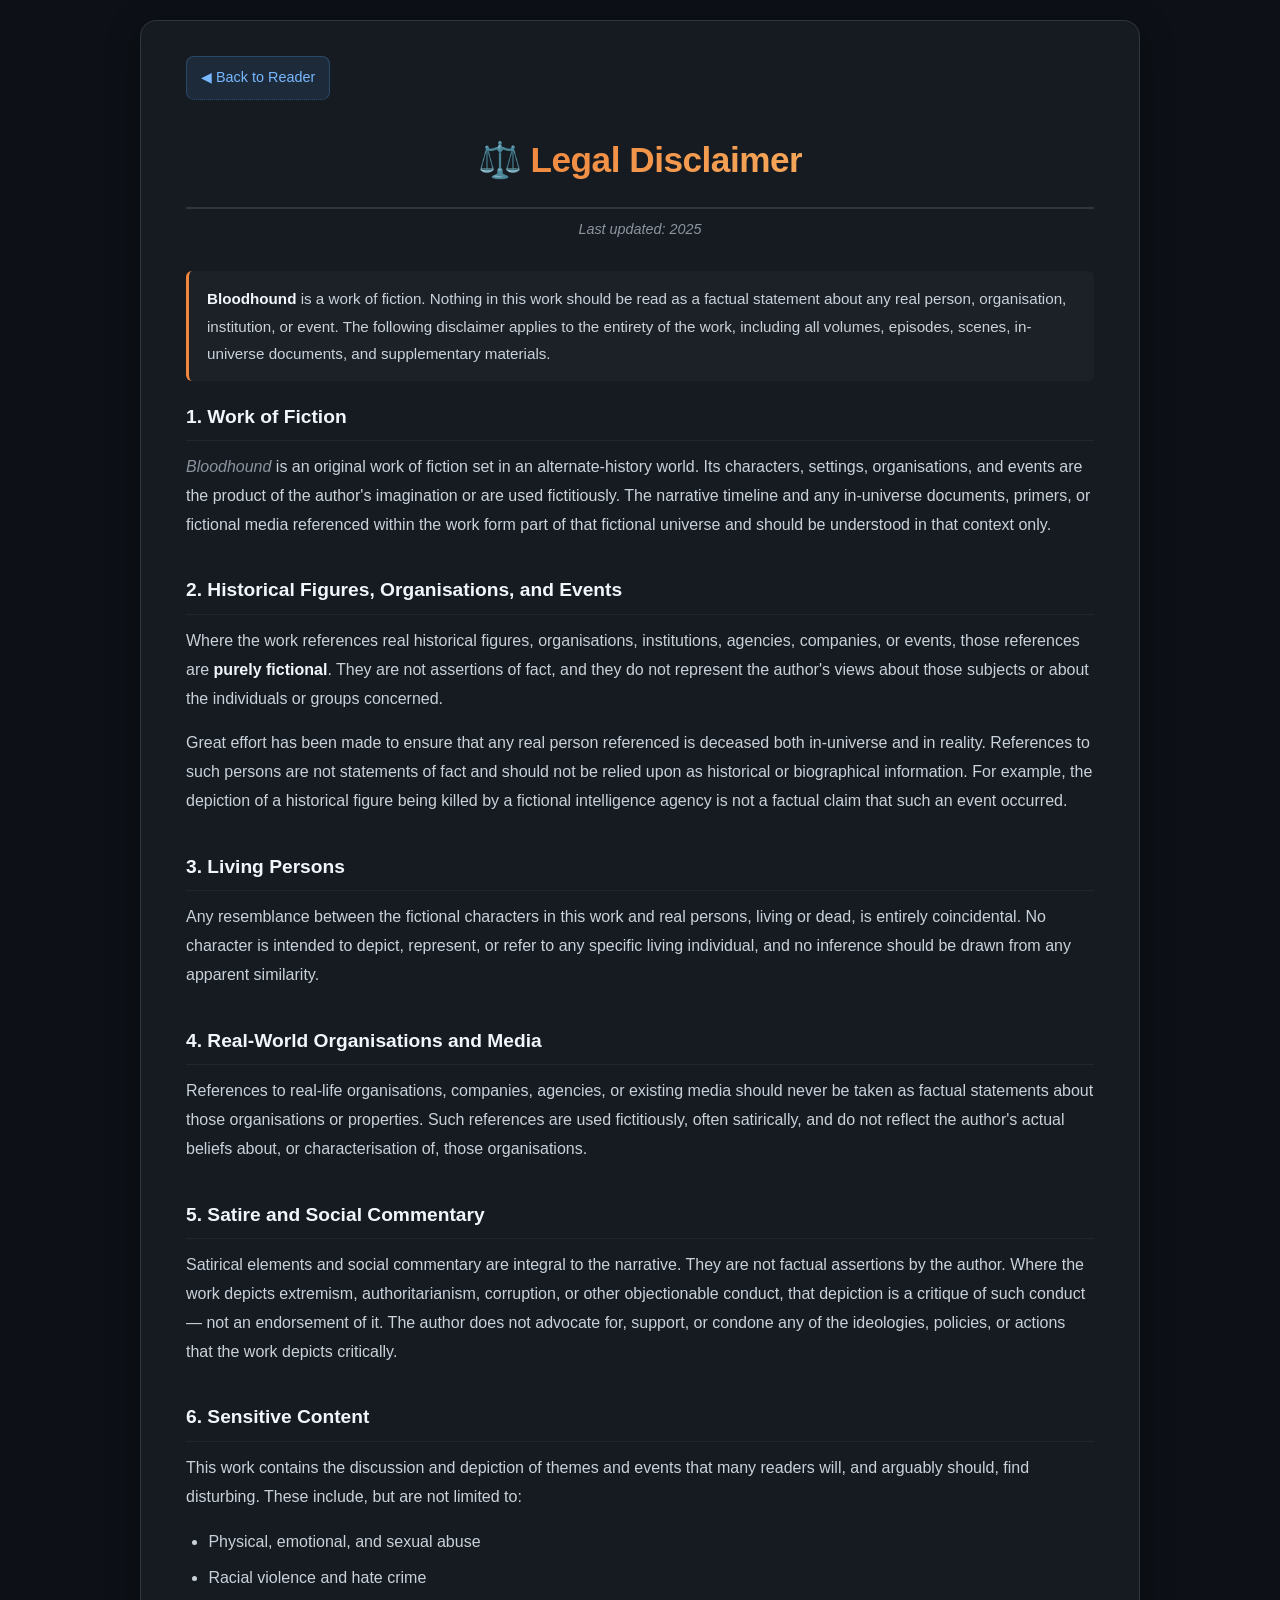
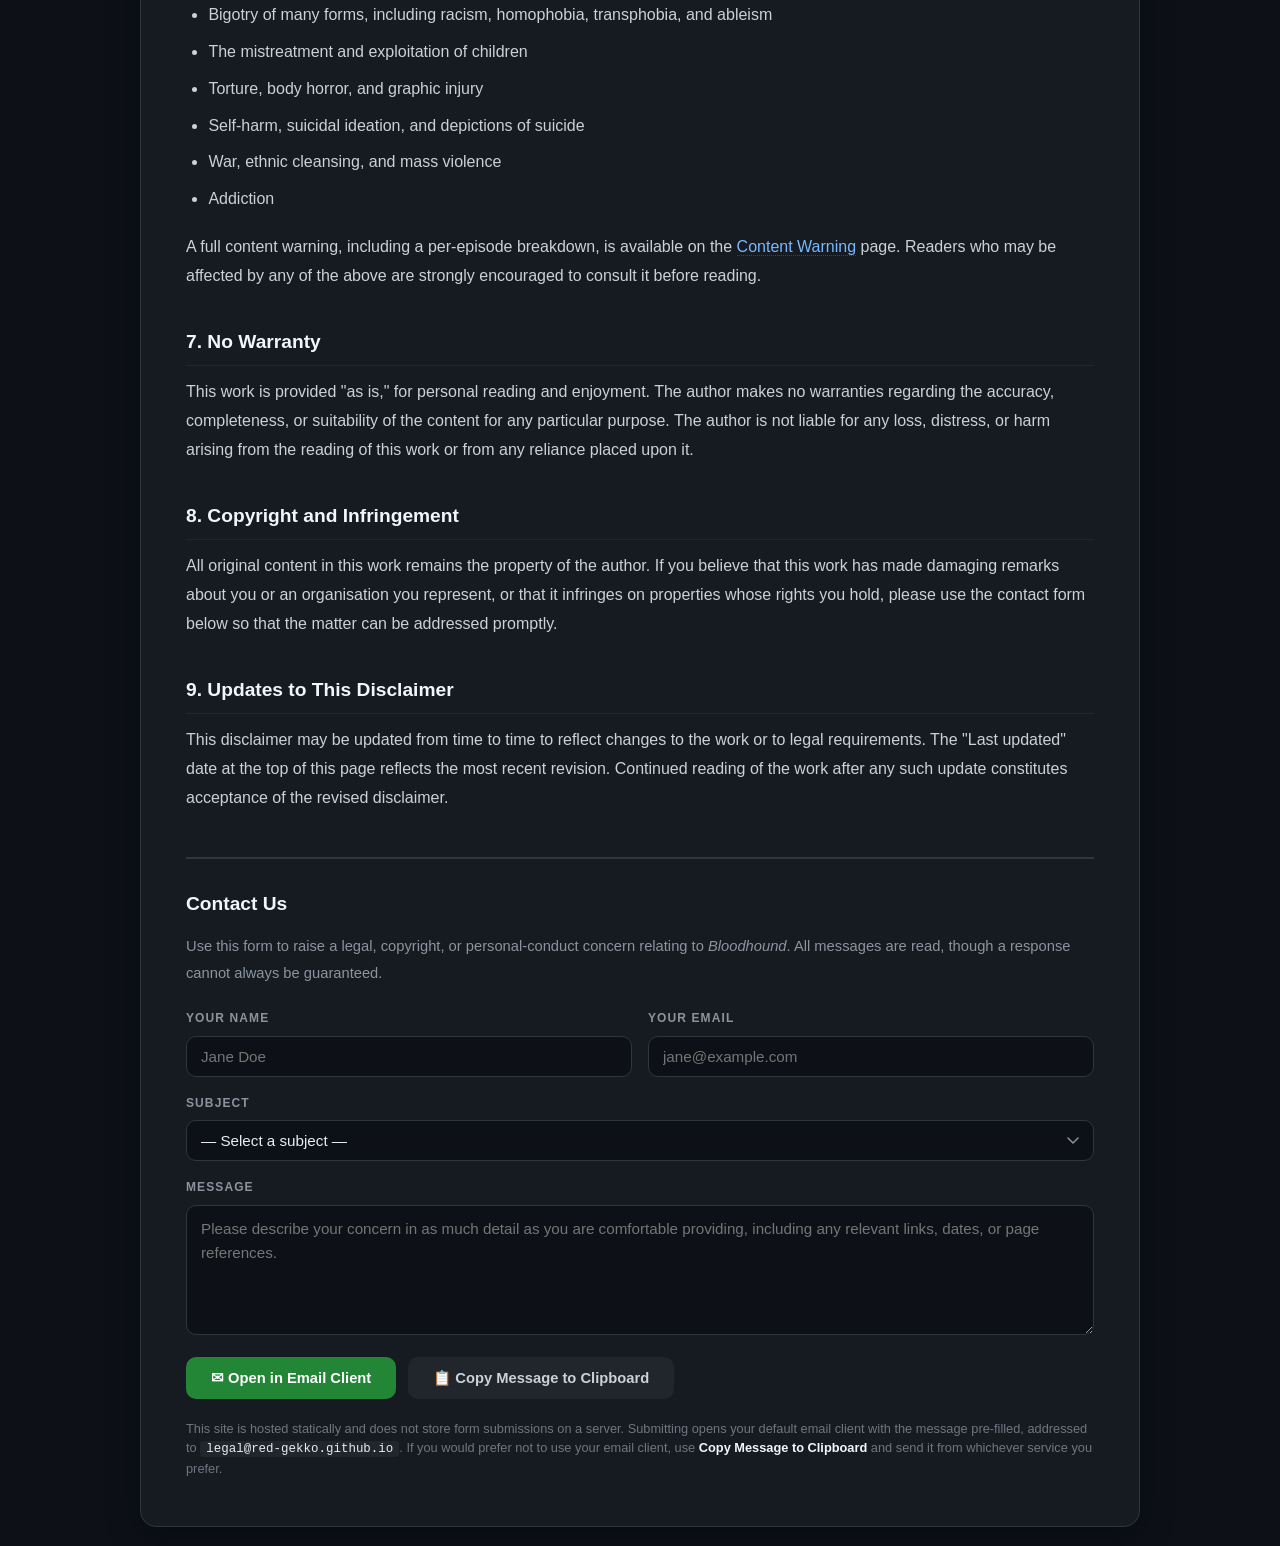
<file: current/legal.html>
<!DOCTYPE html>
<html lang="en">
<head>
    <meta charset="UTF-8">
    <meta name="viewport" content="width=device-width, initial-scale=1.0">
    <title>Legal Disclaimer — Bloodhound</title>
    
    <link rel="stylesheet" href="styles.css">
</head>
<body>
    <div class="container">
        <a class="back-link" href="index.html">◀ Back to Reader</a>

        <h1>⚖️ <span>Legal Disclaimer</span></h1>
        <p class="subtitle">Last updated: 2025</p>

        <div class="callout">
            <strong>Bloodhound</strong> is a work of fiction. Nothing in this work should be read as a factual
            statement about any real person, organisation, institution, or event. The following disclaimer
            applies to the entirety of the work, including all volumes, episodes, scenes, in-universe documents,
            and supplementary materials.
        </div>

        <h2>1. Work of Fiction</h2>
        <p>
            <em>Bloodhound</em> is an original work of fiction set in an alternate-history world. Its characters,
            settings, organisations, and events are the product of the author's imagination or are used fictitiously.
            The narrative timeline and any in-universe documents, primers, or fictional media referenced within the
            work form part of that fictional universe and should be understood in that context only.
        </p>

        <h2>2. Historical Figures, Organisations, and Events</h2>
        <p>
            Where the work references real historical figures, organisations, institutions, agencies, companies,
            or events, those references are <strong>purely fictional</strong>. They are not assertions of fact,
            and they do not represent the author's views about those subjects or about the individuals or groups
            concerned.
        </p>
        <p>
            Great effort has been made to ensure that any real person referenced is deceased both in-universe
            and in reality. References to such persons are not statements of fact and should not be relied upon
            as historical or biographical information. For example, the depiction of a historical figure being
            killed by a fictional intelligence agency is not a factual claim that such an event occurred.
        </p>

        <h2>3. Living Persons</h2>
        <p>
            Any resemblance between the fictional characters in this work and real persons, living or dead,
            is entirely coincidental. No character is intended to depict, represent, or refer to any specific
            living individual, and no inference should be drawn from any apparent similarity.
        </p>

        <h2>4. Real-World Organisations and Media</h2>
        <p>
            References to real-life organisations, companies, agencies, or existing media should never be
            taken as factual statements about those organisations or properties. Such references are used
            fictitiously, often satirically, and do not reflect the author's actual beliefs about, or
            characterisation of, those organisations.
        </p>

        <h2>5. Satire and Social Commentary</h2>
        <p>
            Satirical elements and social commentary are integral to the narrative. They are not factual
            assertions by the author. Where the work depicts extremism, authoritarianism, corruption, or
            other objectionable conduct, that depiction is a critique of such conduct — not an endorsement
            of it. The author does not advocate for, support, or condone any of the ideologies, policies,
            or actions that the work depicts critically.
        </p>

        <h2>6. Sensitive Content</h2>
        <p>
            This work contains the discussion and depiction of themes and events that many readers will,
            and arguably should, find disturbing. These include, but are not limited to:
        </p>
        <ul>
            <li>Physical, emotional, and sexual abuse</li>
            <li>Racial violence and hate crime</li>
            <li>Bigotry of many forms, including racism, homophobia, transphobia, and ableism</li>
            <li>The mistreatment and exploitation of children</li>
            <li>Torture, body horror, and graphic injury</li>
            <li>Self-harm, suicidal ideation, and depictions of suicide</li>
            <li>War, ethnic cleansing, and mass violence</li>
            <li>Addiction</li>
        </ul>
        <p>
            A full content warning, including a per-episode breakdown, is available on the
            <a href="contentwarning.html">Content Warning</a> page. Readers who may be affected by any of the
            above are strongly encouraged to consult it before reading.
        </p>

        <h2>7. No Warranty</h2>
        <p>
            This work is provided "as is," for personal reading and enjoyment. The author makes no warranties
            regarding the accuracy, completeness, or suitability of the content for any particular purpose.
            The author is not liable for any loss, distress, or harm arising from the reading of this work
            or from any reliance placed upon it.
        </p>

        <h2>8. Copyright and Infringement</h2>
        <p>
            All original content in this work remains the property of the author. If you believe that this
            work has made damaging remarks about you or an organisation you represent, or that it infringes
            on properties whose rights you hold, please use the contact form below so that the matter can be
            addressed promptly.
        </p>

        <h2>9. Updates to This Disclaimer</h2>
        <p>
            This disclaimer may be updated from time to time to reflect changes to the work or to legal
            requirements. The "Last updated" date at the top of this page reflects the most recent revision.
            Continued reading of the work after any such update constitutes acceptance of the revised
            disclaimer.
        </p>

        <!-- ── CONTACT FORM ── -->
        <div class="contact-section">
            <h2>Contact Us</h2>
            <p class="contact-intro">
                Use this form to raise a legal, copyright, or personal-conduct concern relating to
                <em>Bloodhound</em>. All messages are read, though a response cannot always be guaranteed.
            </p>

            <form id="legal-contact-form" class="form-grid" novalidate>
                <div class="form-group">
                    <label for="legal-name">Your Name</label>
                    <input type="text" id="legal-name" name="name" placeholder="Jane Doe" autocomplete="name">
                </div>

                <div class="form-group">
                    <label for="legal-email">Your Email</label>
                    <input type="email" id="legal-email" name="email" placeholder="jane@example.com" autocomplete="email" required>
                </div>

                <div class="form-group full-width">
                    <label for="legal-subject">Subject</label>
                    <select id="legal-subject" name="subject" required>
                        <option value="" disabled selected>— Select a subject —</option>
                        <option value="copyright">Copyright / IP Infringement</option>
                        <option value="defamation">Personal or Organisational Concern</option>
                        <option value="licensing">Licensing or Adaptation Request</option>
                        <option value="content">Content Removal Request</option>
                        <option value="general">General Legal Enquiry</option>
                        <option value="other">Other</option>
                    </select>
                </div>

                <div class="form-group full-width">
                    <label for="legal-message">Message</label>
                    <textarea id="legal-message" name="message" placeholder="Please describe your concern in as much detail as you are comfortable providing, including any relevant links, dates, or page references." required></textarea>
                </div>

                <div class="form-actions">
                    <button type="submit" class="submit-btn">✉ Open in Email Client</button>
                    <button type="button" class="copy-btn" id="legal-copy-btn">📋 Copy Message to Clipboard</button>
                </div>

                <p class="form-note">
                    This site is hosted statically and does not store form submissions on a server.
                    Submitting opens your default email client with the message pre-filled, addressed to
                    <code>legal@red-gekko.github.io</code>. If you would prefer not to use your email client,
                    use <strong>Copy Message to Clipboard</strong> and send it from whichever service you
                    prefer.
                </p>

                <div class="toast" id="legal-toast">✓ Message copied to clipboard.</div>
            </form>
        </div>
    </div>

    
    <script src="scripts/legal.js"></script>
</body>
</html>
</file>
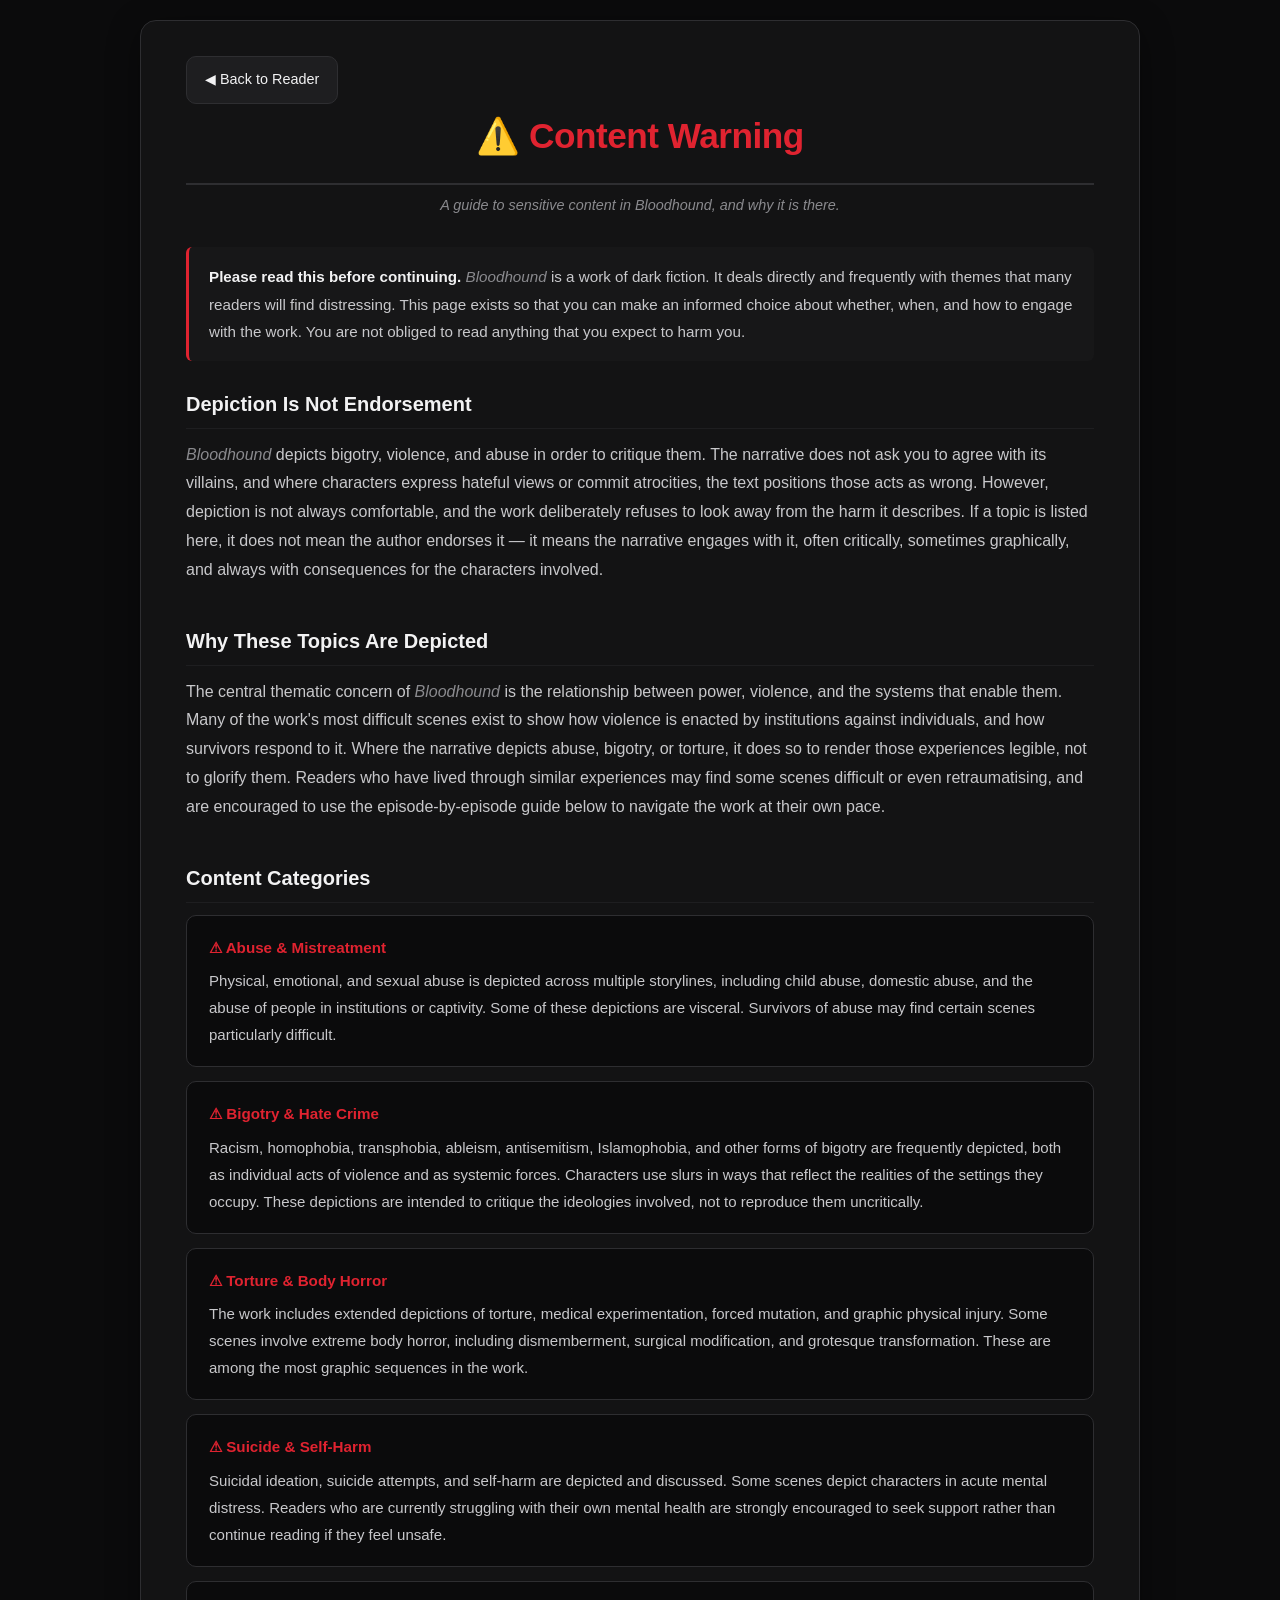
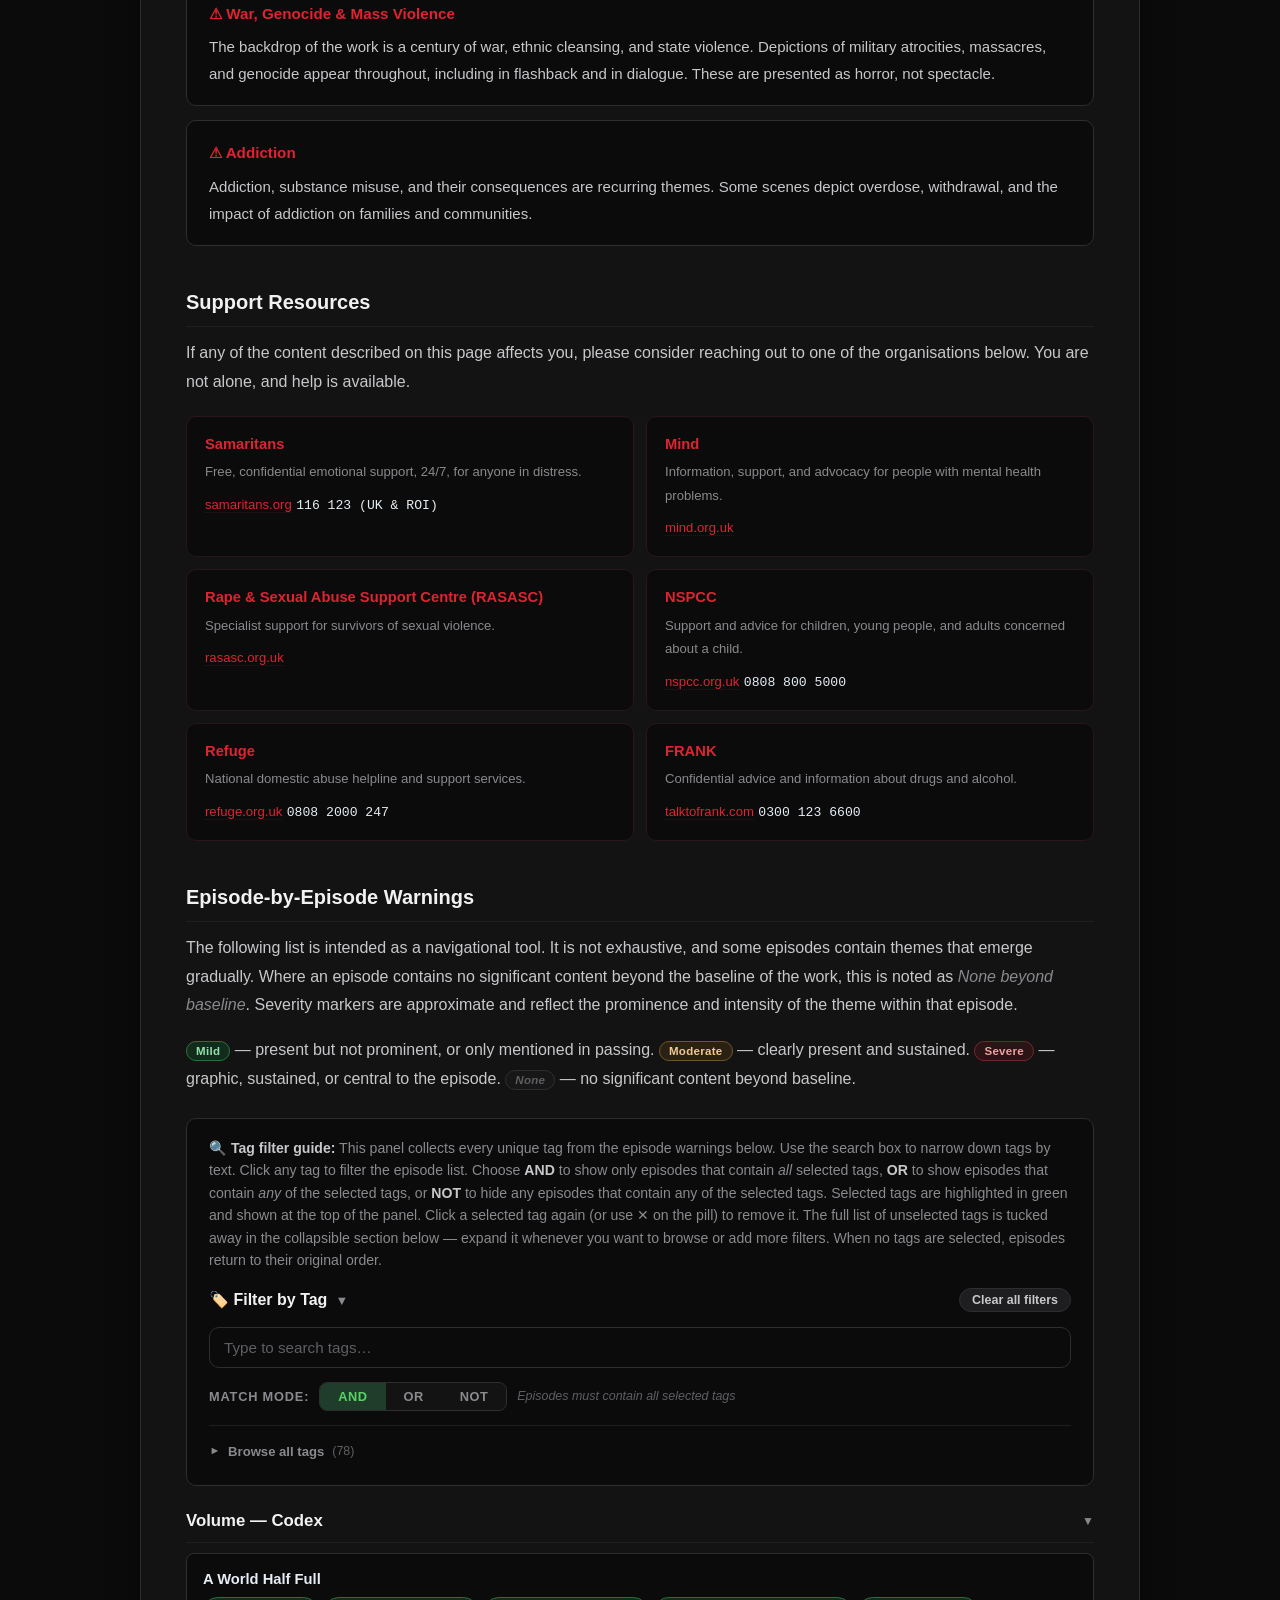
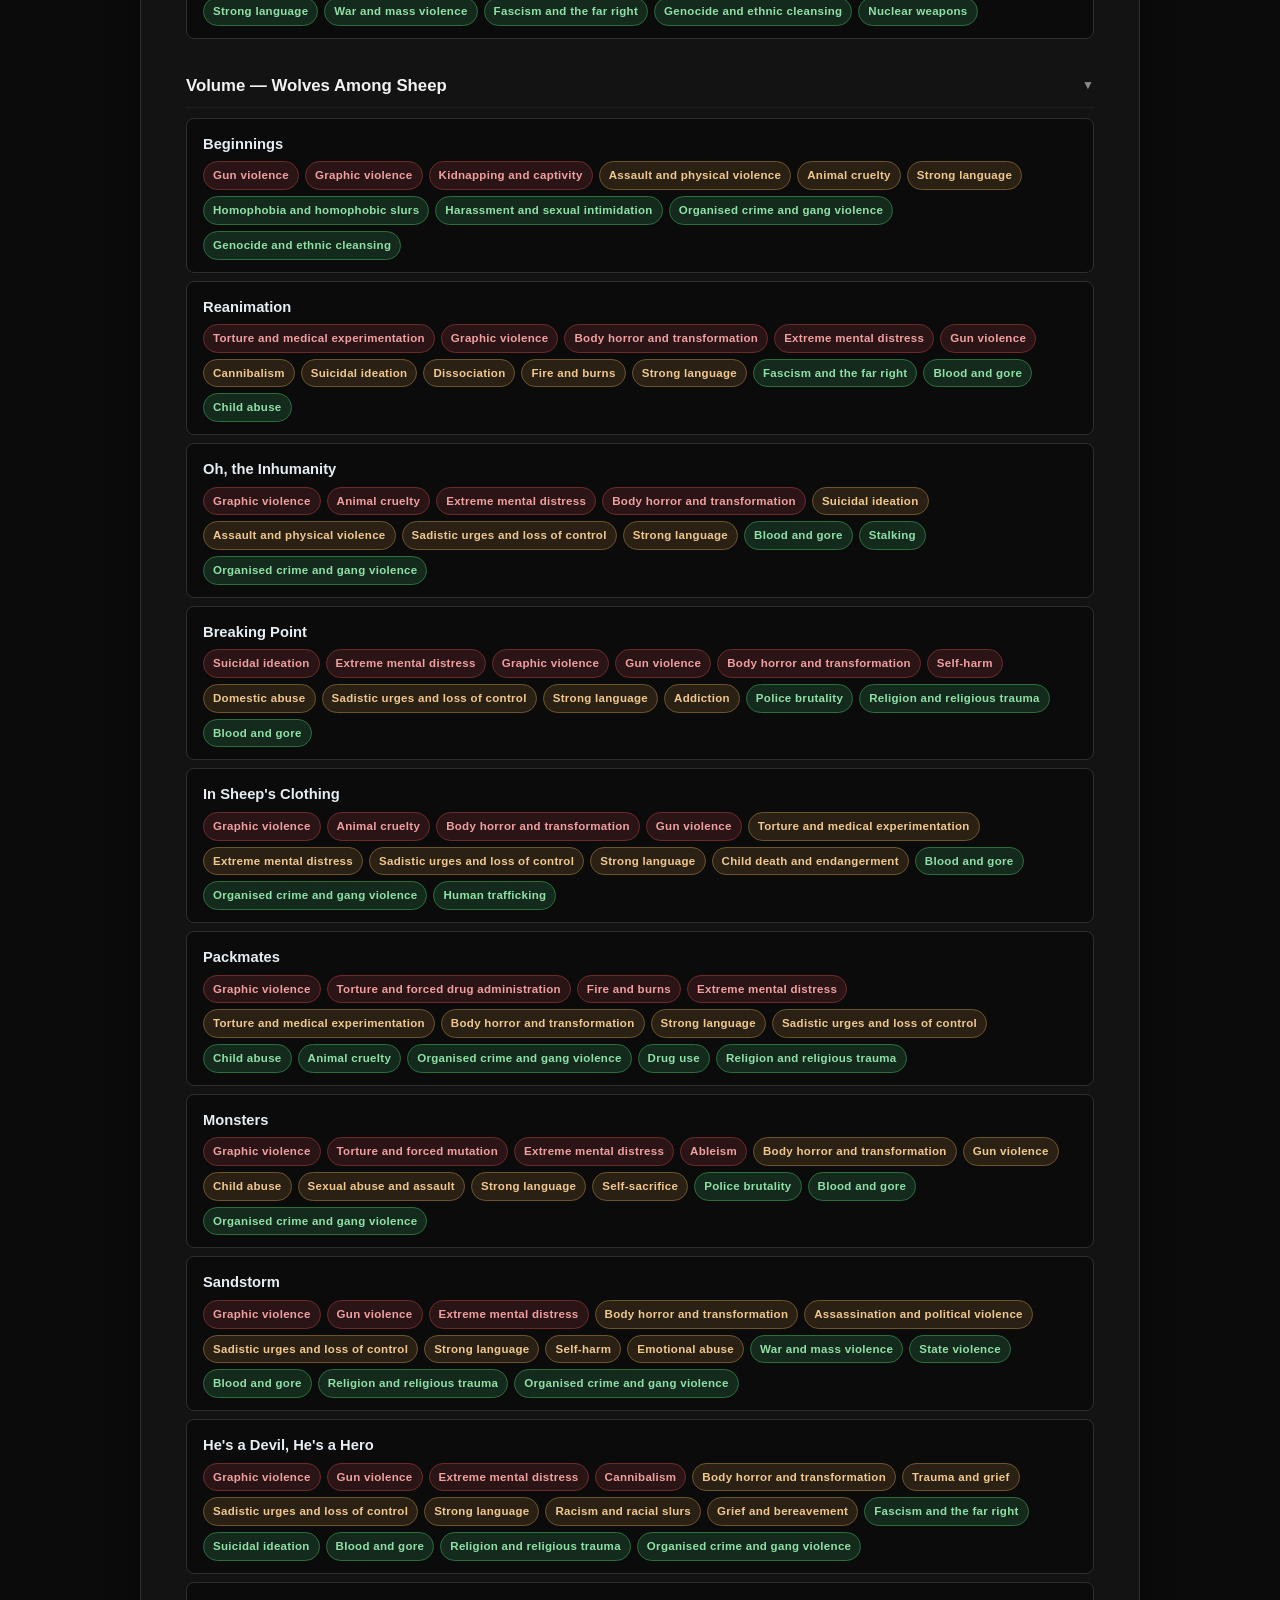
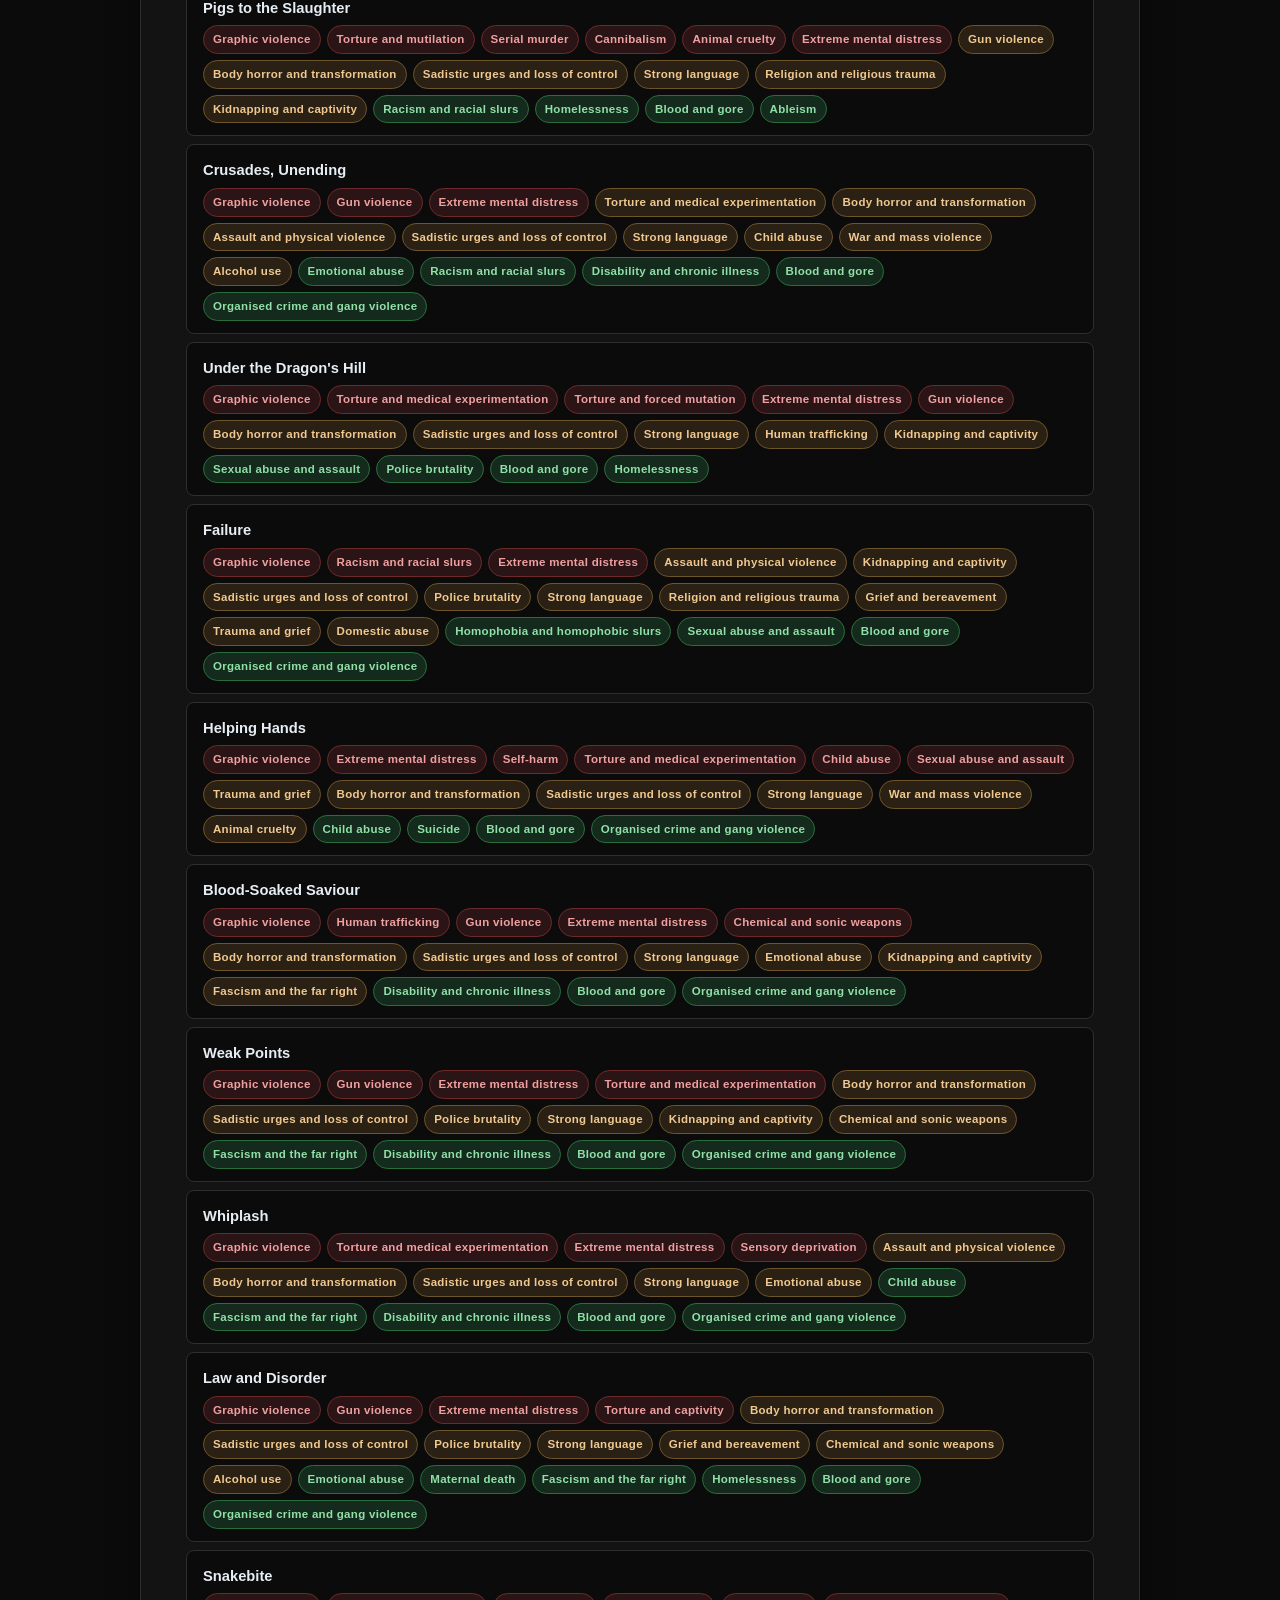
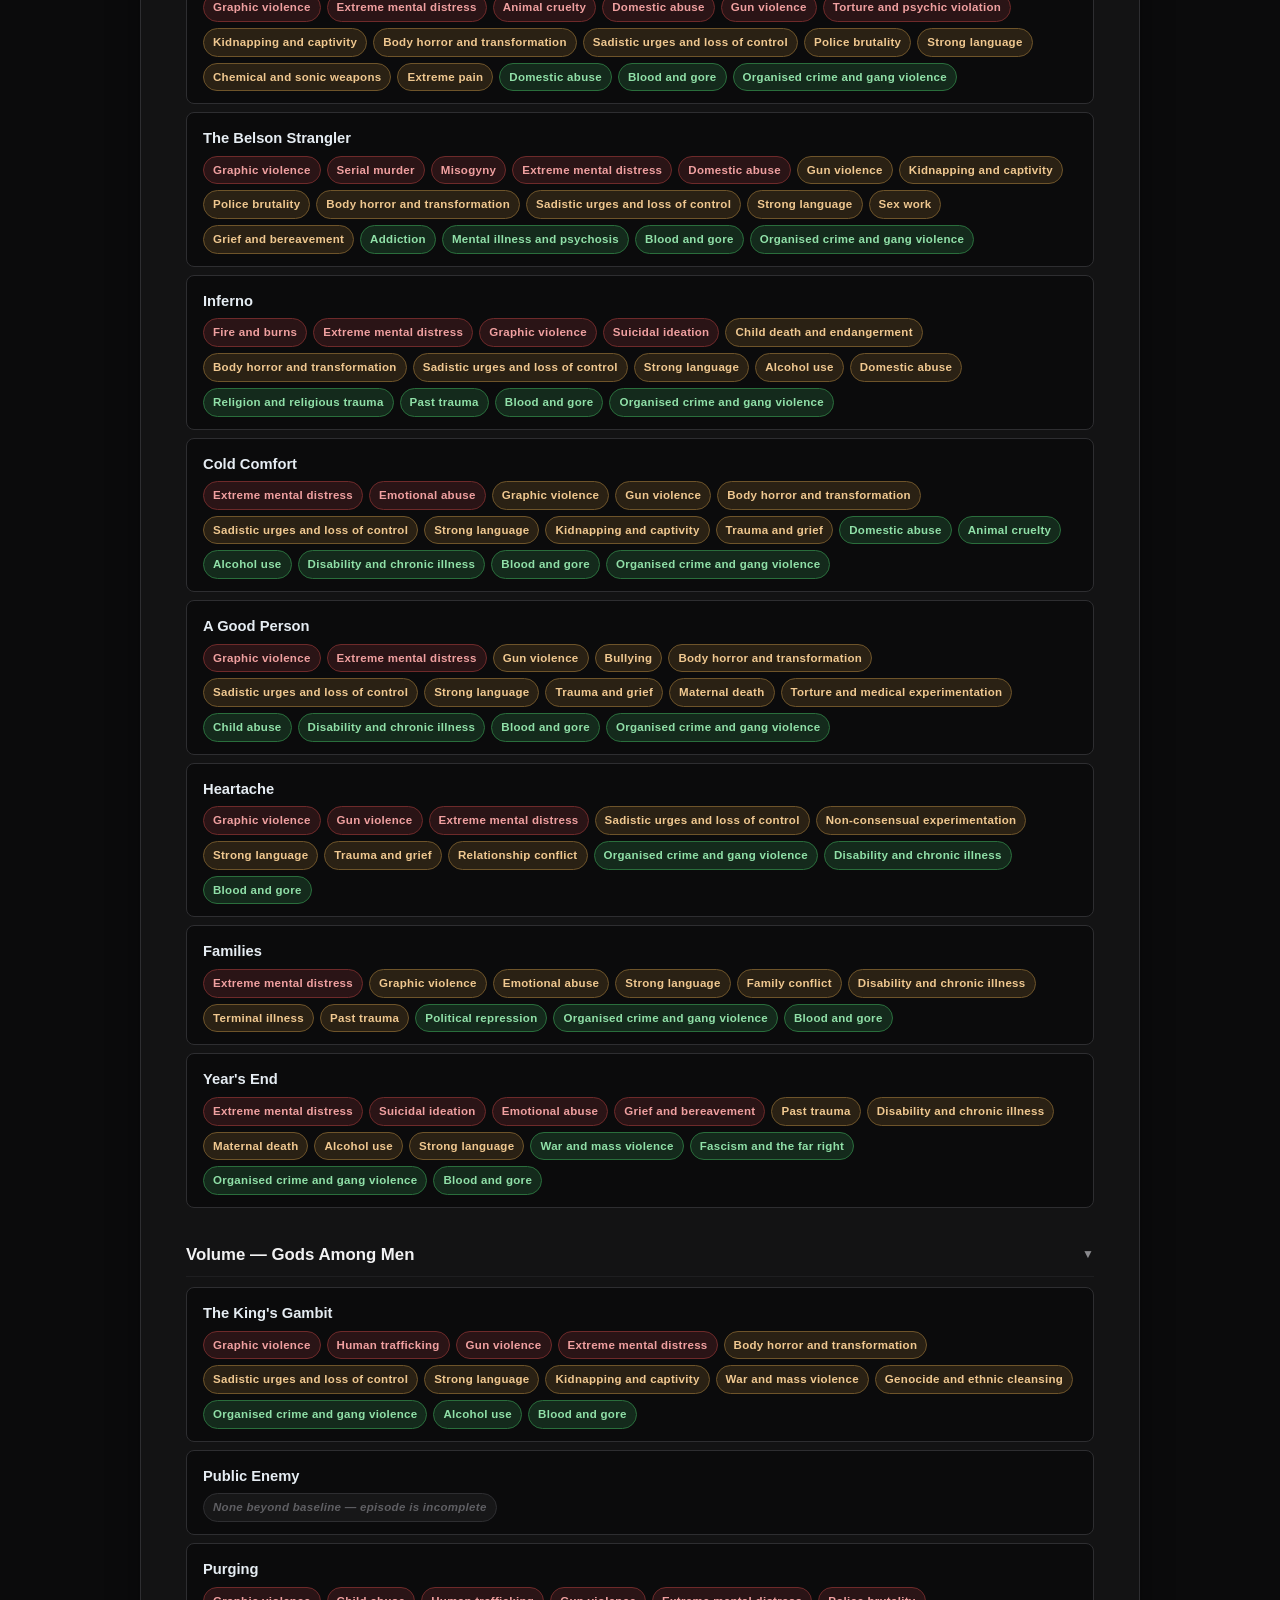
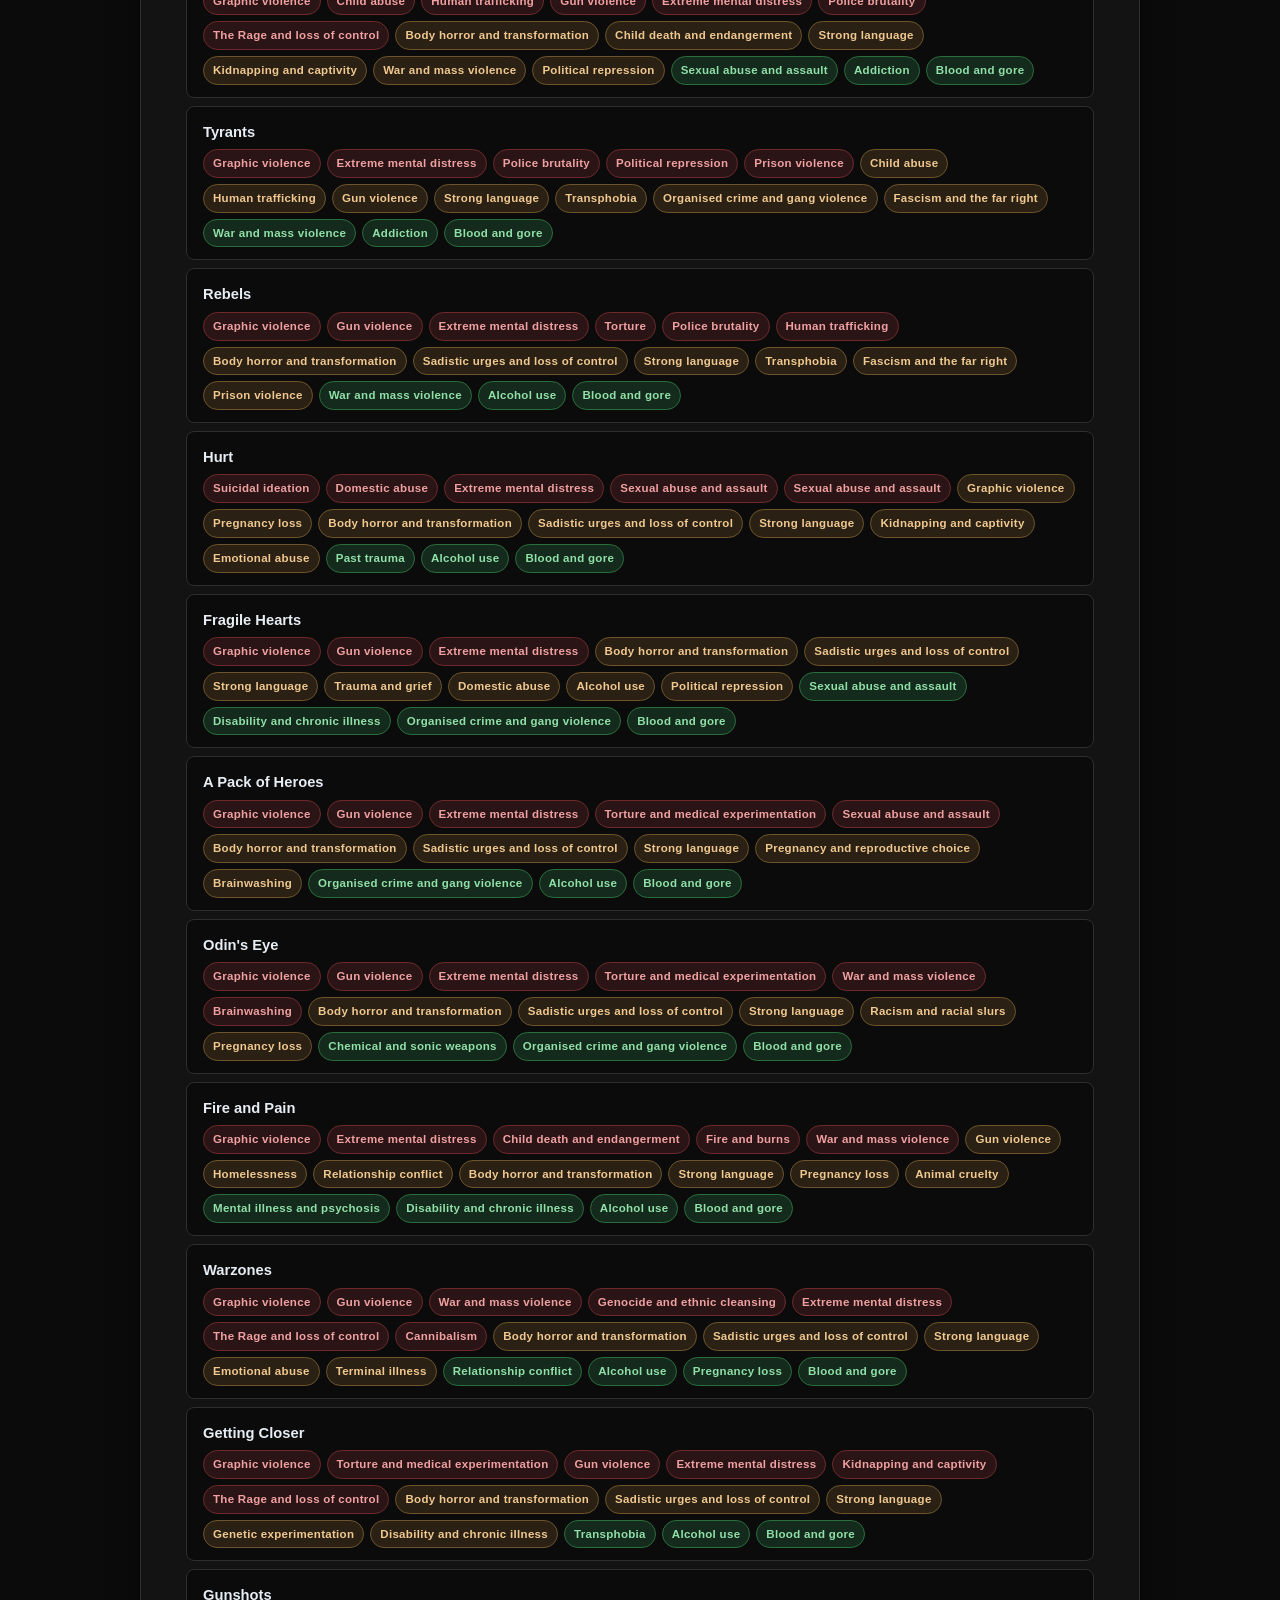
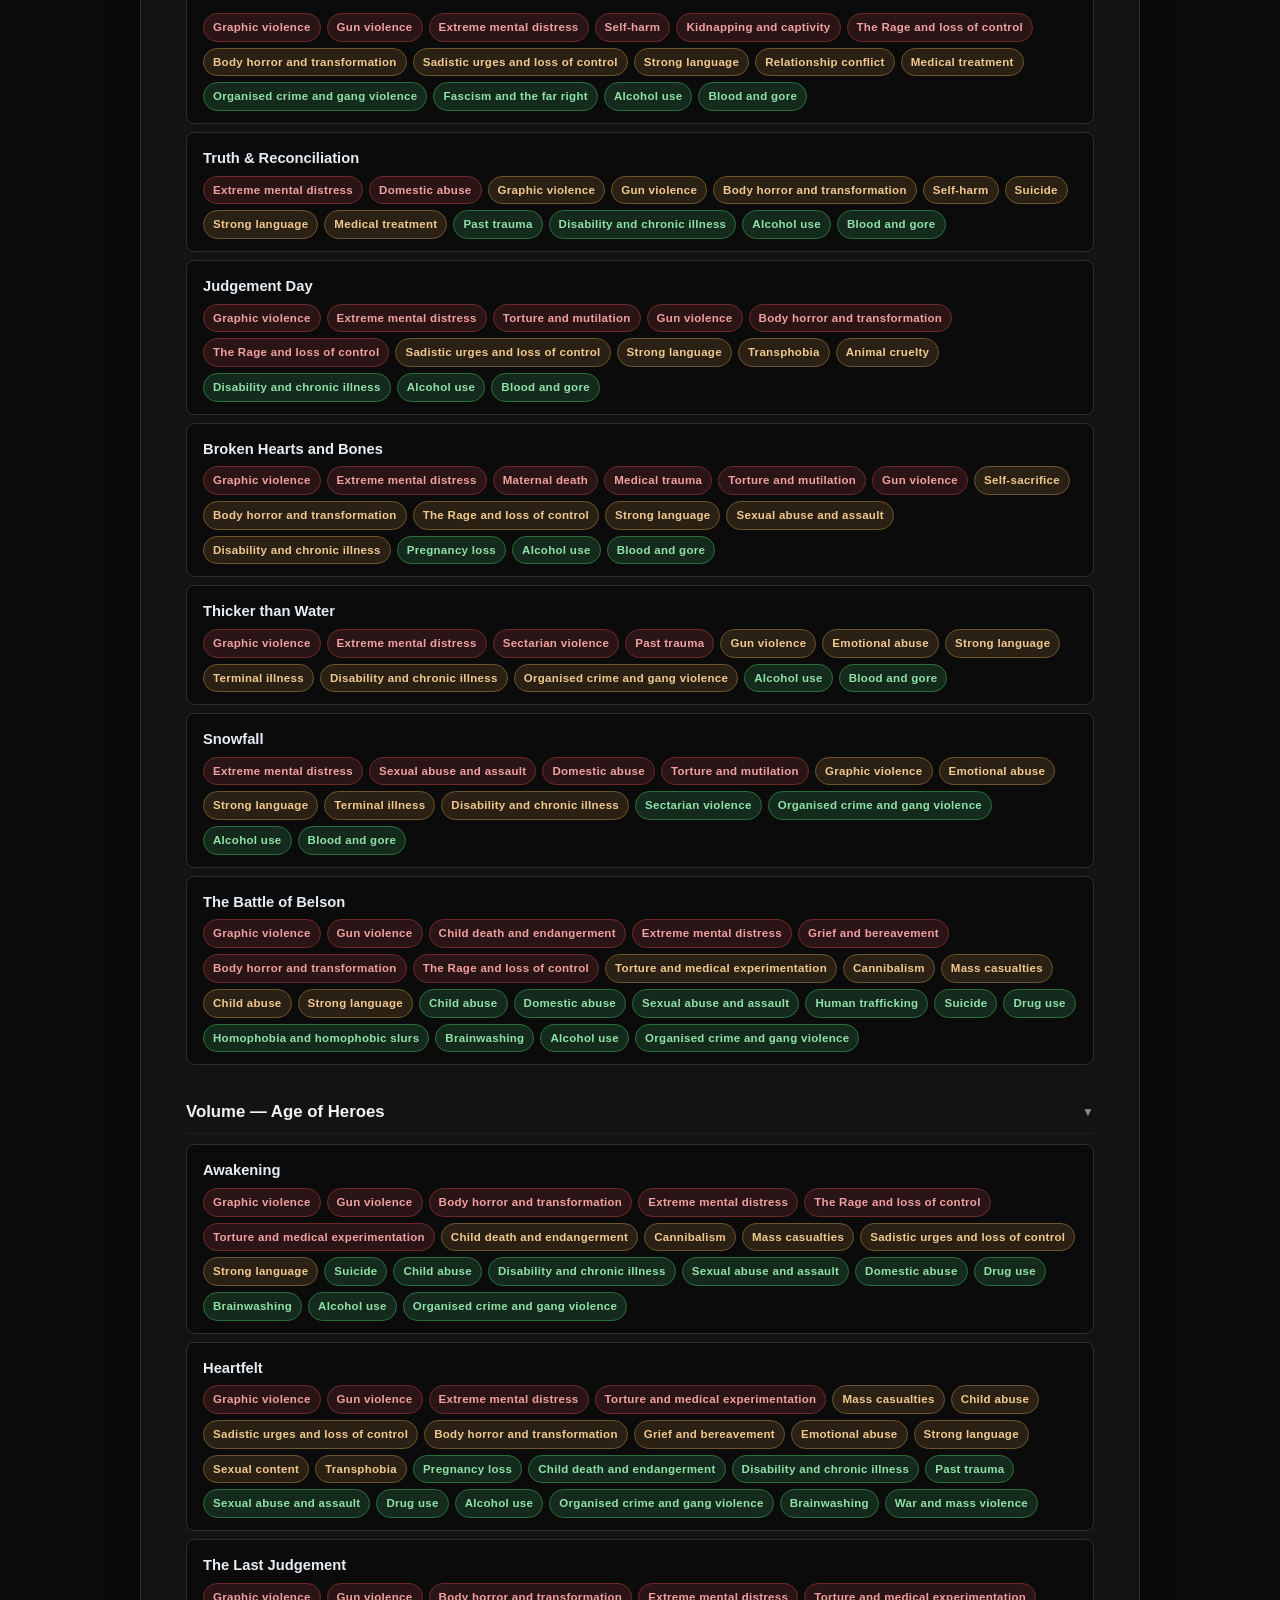
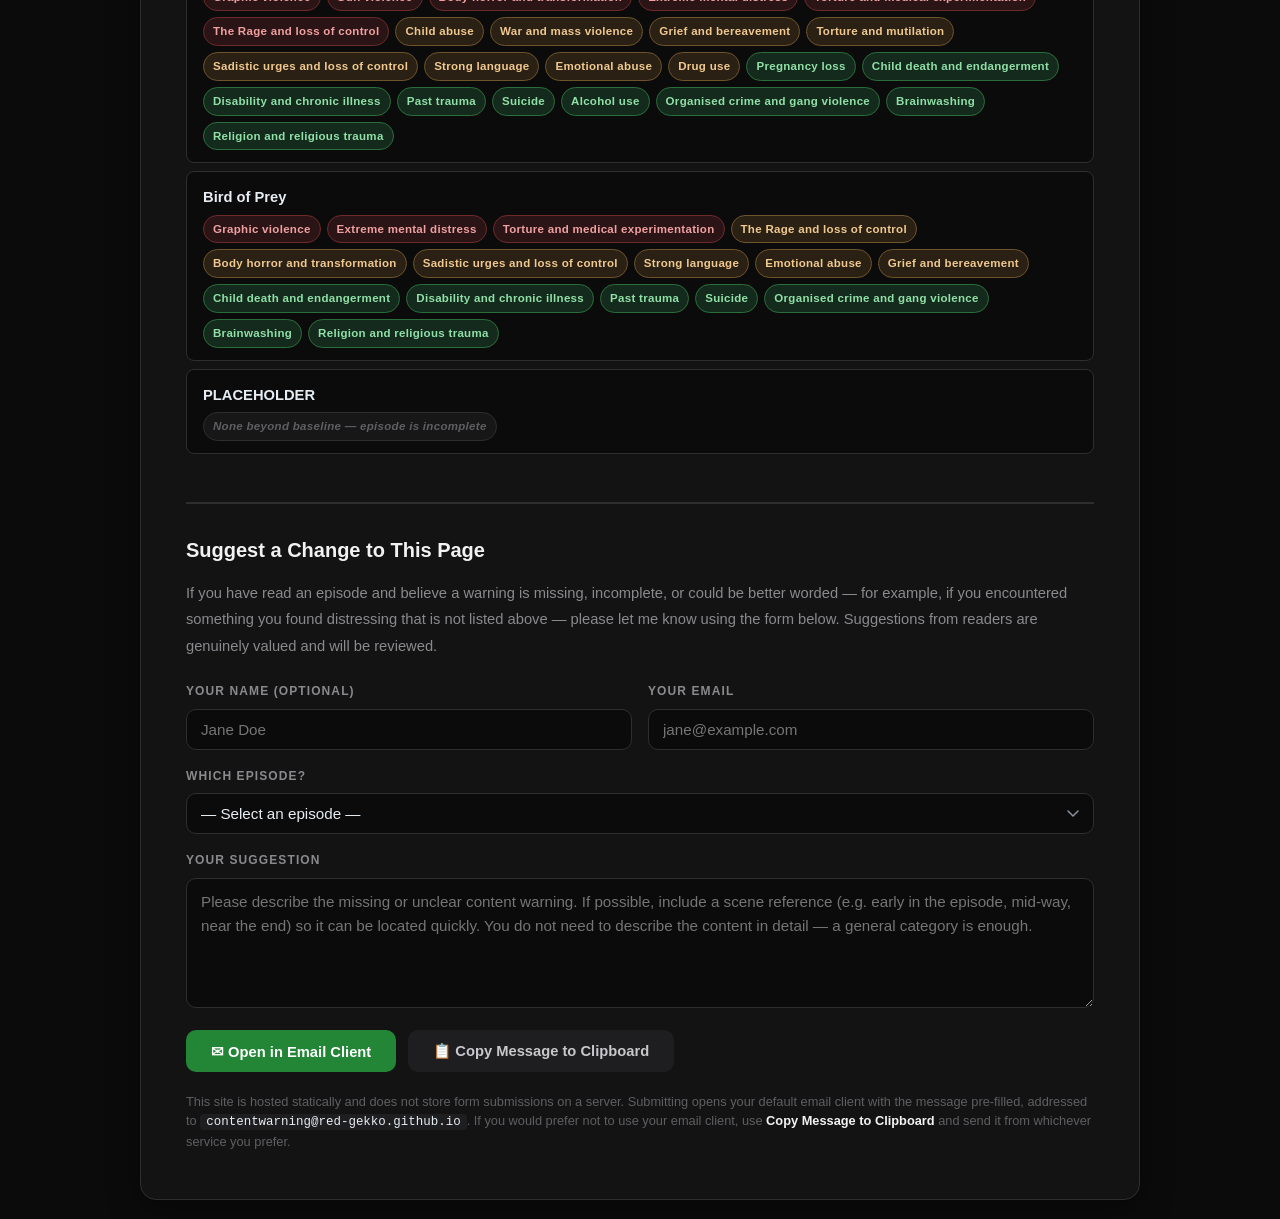
<file: current/Bloodhound/contentwarning.html>
<!DOCTYPE html>
<html lang="en">
<head>
    <meta charset="UTF-8">
    <meta name="viewport" content="width=device-width, initial-scale=1.0">
    <title>Content Warning — Bloodhound</title>
    <link rel="stylesheet" href="../webfiles/styles.css">
</head>
<body>
    <div class="container">
        <a class="back-link" href="index.html">◀ Back to Reader</a>

        <h1>⚠️ <span>Content Warning</span></h1>
        <p class="subtitle">A guide to sensitive content in <em>Bloodhound</em>, and why it is there.</p>

        <div class="callout">
            <strong>Please read this before continuing.</strong> <em>Bloodhound</em> is a work of dark
            fiction. It deals directly and frequently with themes that many readers will find distressing.
            This page exists so that you can make an informed choice about whether, when, and how to engage
            with the work. You are not obliged to read anything that you expect to harm you.
        </div>

        <h2>Depiction Is Not Endorsement</h2>
        <p>
            <em>Bloodhound</em> depicts bigotry, violence, and abuse in order to critique them. The narrative
            does not ask you to agree with its villains, and where characters express hateful views or commit
            atrocities, the text positions those acts as wrong. However, depiction is not always comfortable,
            and the work deliberately refuses to look away from the harm it describes. If a topic is listed
            here, it does not mean the author endorses it — it means the narrative engages with it, often
            critically, sometimes graphically, and always with consequences for the characters involved.
        </p>

        <h2>Why These Topics Are Depicted</h2>
        <p>
            The central thematic concern of <em>Bloodhound</em> is the relationship between power, violence,
            and the systems that enable them. Many of the work's most difficult scenes exist to show how
            violence is enacted by institutions against individuals, and how survivors respond to it. Where
            the narrative depicts abuse, bigotry, or torture, it does so to render those experiences legible,
            not to glorify them. Readers who have lived through similar experiences may find some scenes
            difficult or even retraumatising, and are encouraged to use the episode-by-episode guide below
            to navigate the work at their own pace.
        </p>

        <h2>Content Categories</h2>

        <div class="category">
            <div class="category-title">⚠ Abuse &amp; Mistreatment</div>
            <p>
                Physical, emotional, and sexual abuse is depicted across multiple storylines, including child
                abuse, domestic abuse, and the abuse of people in institutions or captivity. Some of these
                depictions are visceral. Survivors of abuse may find certain scenes particularly difficult.
            </p>
        </div>

        <div class="category">
            <div class="category-title">⚠ Bigotry &amp; Hate Crime</div>
            <p>
                Racism, homophobia, transphobia, ableism, antisemitism, Islamophobia, and other forms of
                bigotry are frequently depicted, both as individual acts of violence and as systemic forces.
                Characters use slurs in ways that reflect the realities of the settings they occupy. These
                depictions are intended to critique the ideologies involved, not to reproduce them uncritically.
            </p>
        </div>

        <div class="category">
            <div class="category-title">⚠ Torture &amp; Body Horror</div>
            <p>
                The work includes extended depictions of torture, medical experimentation, forced mutation,
                and graphic physical injury. Some scenes involve extreme body horror, including dismemberment,
                surgical modification, and grotesque transformation. These are among the most graphic sequences
                in the work.
            </p>
        </div>

        <div class="category">
            <div class="category-title">⚠ Suicide &amp; Self-Harm</div>
            <p>
                Suicidal ideation, suicide attempts, and self-harm are depicted and discussed. Some scenes
                depict characters in acute mental distress. Readers who are currently struggling with their
                own mental health are strongly encouraged to seek support rather than continue reading if
                they feel unsafe.
            </p>
        </div>

        <div class="category">
            <div class="category-title">⚠ War, Genocide &amp; Mass Violence</div>
            <p>
                The backdrop of the work is a century of war, ethnic cleansing, and state violence. Depictions
                of military atrocities, massacres, and genocide appear throughout, including in flashback and
                in dialogue. These are presented as horror, not spectacle.
            </p>
        </div>

        <div class="category">
            <div class="category-title">⚠ Addiction</div>
            <p>
                Addiction, substance misuse, and their consequences are recurring themes. Some scenes depict
                overdose, withdrawal, and the impact of addiction on families and communities.
            </p>
        </div>

        <h2>Support Resources</h2>
        <p>
            If any of the content described on this page affects you, please consider reaching out to one of
            the organisations below. You are not alone, and help is available.
        </p>

        <div class="resources">
            <div class="resource-card">
                <div class="r-name">Samaritans</div>
                <div class="r-desc">Free, confidential emotional support, 24/7, for anyone in distress.</div>
                <a href="https://www.samaritans.org/" target="_blank" rel="noopener">samaritans.org</a>
                <div class="r-phone">116 123 (UK &amp; ROI)</div>
            </div>

            <div class="resource-card">
                <div class="r-name">Mind</div>
                <div class="r-desc">Information, support, and advocacy for people with mental health problems.</div>
                <a href="https://www.mind.org.uk/" target="_blank" rel="noopener">mind.org.uk</a>
            </div>

            <div class="resource-card">
                <div class="r-name">Rape &amp; Sexual Abuse Support Centre (RASASC)</div>
                <div class="r-desc">Specialist support for survivors of sexual violence.</div>
                <a href="https://www.rasasc.org.uk/" target="_blank" rel="noopener">rasasc.org.uk</a>
            </div>

            <div class="resource-card">
                <div class="r-name">NSPCC</div>
                <div class="r-desc">Support and advice for children, young people, and adults concerned about a child.</div>
                <a href="https://www.nspcc.org.uk/" target="_blank" rel="noopener">nspcc.org.uk</a>
                <div class="r-phone">0808 800 5000</div>
            </div>

            <div class="resource-card">
                <div class="r-name">Refuge</div>
                <div class="r-desc">National domestic abuse helpline and support services.</div>
                <a href="https://www.refuge.org.uk/" target="_blank" rel="noopener">refuge.org.uk</a>
                <div class="r-phone">0808 2000 247</div>
            </div>

            <div class="resource-card">
                <div class="r-name">FRANK</div>
                <div class="r-desc">Confidential advice and information about drugs and alcohol.</div>
                <a href="https://www.talktofrank.com/" target="_blank" rel="noopener">talktofrank.com</a>
                <div class="r-phone">0300 123 6600</div>
            </div>
        </div>

        <h2>Episode-by-Episode Warnings</h2>
        <p>
            The following list is intended as a navigational tool. It is not exhaustive, and some episodes
            contain themes that emerge gradually. Where an episode contains no significant content beyond the
            baseline of the work, this is noted as <em>None beyond baseline</em>. Severity markers are
            approximate and reflect the prominence and intensity of the theme within that episode.
        </p>
        <p>
            <span class="tag mild">Mild</span> — present but not prominent, or only mentioned in passing.
            <span class="tag moderate">Moderate</span> — clearly present and sustained.
            <span class="tag severe">Severe</span> — graphic, sustained, or central to the episode.
            <span class="tag none">None</span> — no significant content beyond baseline.
        </p>

        <div class="tag-filter-panel" id="tagFilterPanel">
            <div class="filter-guide">
                <strong>🔍 Tag filter guide:</strong> This panel collects every unique tag from the episode warnings below.
                Use the search box to narrow down tags by text. Click any tag to filter the episode list.
                Choose <strong>AND</strong> to show only episodes that contain <em>all</em> selected tags,
                <strong>OR</strong> to show episodes that contain <em>any</em> of the selected tags, or
                <strong>NOT</strong> to hide any episodes that contain any of the selected tags.
                Selected tags are highlighted in green and shown at the top of the panel.
                Click a selected tag again (or use ✕ on the pill) to remove it.
                The full list of unselected tags is tucked away in the collapsible section below — expand it
                whenever you want to browse or add more filters. When no tags are selected, episodes return
                to their original order.
            </div>

            <div class="tag-filter-header" id="tagFilterHeader">
                <h3>🏷️ Filter by Tag <span class="chevron">▼</span></h3>
                <button class="clear-filters-btn" id="clearFiltersBtn" type="button">Clear all filters</button>
            </div>

            <div class="tag-filter-body" id="tagFilterBody">
                <input type="text" class="tag-search-input" id="tagSearchInput" placeholder="Type to search tags…" autocomplete="off">

                <div class="match-mode-toggle" id="matchModeToggle">
                    <span class="toggle-label">Match mode:</span>
                    <div class="toggle-btn-group" role="group" aria-label="Match mode">
                        <button class="toggle-btn active" id="modeAndBtn" type="button" data-mode="AND">AND</button>
                        <button class="toggle-btn" id="modeOrBtn" type="button" data-mode="OR">OR</button>
                        <button class="toggle-btn" id="modeNotBtn" type="button" data-mode="NOT">NOT</button>
                    </div>
                    <span class="toggle-hint" id="modeHint">Episodes must contain all selected tags</span>
                </div>

                <div class="selected-filters-bar" id="selectedFiltersBar"></div>

                <div class="unselected-tags-wrapper collapsed" id="unselectedTagsWrapper">
                    <div class="unselected-tags-header" id="unselectedTagsHeader">
                        <span class="unselected-chevron">▼</span>
                        <span>Browse all tags</span>
                        <span class="unselected-tags-count" id="unselectedTagsCount"></span>
                    </div>
                    <div class="unselected-tags-body" id="unselectedTagsBody">
                        <div class="tag-cloud" id="tagCloud"></div>
                        <div class="no-matching-tags" id="noMatchingTags">No tags match your search.</div>
                    </div>
                </div>
            </div>
        </div>

<!-- ============================================================= -->
<!-- VOLUME - CODEX                                                -->
<!-- ============================================================= -->
<div class="volume-block">
    <div class="volume-header">Volume — Codex</div>

    <div class="episode-warning">
        <div class="ep-name">A World Half Full</div>
        <div class="ep-tags">
            <span class="tag mild">Strong language</span>
            <span class="tag mild">War and mass violence</span>
            <span class="tag mild">Fascism and the far right</span>
            <span class="tag mild">Genocide and ethnic cleansing</span>
            <span class="tag mild">Nuclear weapons</span>
        </div>
    </div>
</div>

<!-- ============================================================= -->
<!-- VOLUME - WOLVES AMONG SHEEP                                  -->
<!-- ============================================================= -->
<div class="volume-block">
    <div class="volume-header">Volume — Wolves Among Sheep</div>

    <div class="episode-warning">
        <div class="ep-name">Beginnings</div>
        <div class="ep-tags">
            <span class="tag severe">Gun violence</span>
            <span class="tag severe">Graphic violence</span>
            <span class="tag severe">Kidnapping and captivity</span>
            <span class="tag moderate">Assault and physical violence</span>
            <span class="tag moderate">Animal cruelty</span>
            <span class="tag moderate">Strong language</span>
            <span class="tag mild">Homophobia and homophobic slurs</span>
            <span class="tag mild">Harassment and sexual intimidation</span>
            <span class="tag mild">Organised crime and gang violence</span>
            <span class="tag mild">Genocide and ethnic cleansing</span>
        </div>
    </div>

    <div class="episode-warning">
        <div class="ep-name">Reanimation</div>
        <div class="ep-tags">
            <span class="tag severe">Torture and medical experimentation</span>
            <span class="tag severe">Graphic violence</span>
            <span class="tag severe">Body horror and transformation</span>
            <span class="tag severe">Extreme mental distress</span>
            <span class="tag severe">Gun violence</span>
            <span class="tag moderate">Cannibalism</span>
            <span class="tag moderate">Suicidal ideation</span>
            <span class="tag moderate">Dissociation</span>
            <span class="tag moderate">Fire and burns</span>
            <span class="tag moderate">Strong language</span>
            <span class="tag mild">Fascism and the far right</span>
            <span class="tag mild">Blood and gore</span>
            <span class="tag mild">Child abuse</span>
        </div>
    </div>

    <div class="episode-warning">
        <div class="ep-name">Oh, the Inhumanity</div>
        <div class="ep-tags">
            <span class="tag severe">Graphic violence</span>
            <span class="tag severe">Animal cruelty</span>
            <span class="tag severe">Extreme mental distress</span>
            <span class="tag severe">Body horror and transformation</span>
            <span class="tag moderate">Suicidal ideation</span>
            <span class="tag moderate">Assault and physical violence</span>
            <span class="tag moderate">Sadistic urges and loss of control</span>
            <span class="tag moderate">Strong language</span>
            <span class="tag mild">Blood and gore</span>
            <span class="tag mild">Stalking</span>
            <span class="tag mild">Organised crime and gang violence</span>
        </div>
    </div>

    <div class="episode-warning">
        <div class="ep-name">Breaking Point</div>
        <div class="ep-tags">
            <span class="tag severe">Suicidal ideation</span>
            <span class="tag severe">Extreme mental distress</span>
            <span class="tag severe">Graphic violence</span>
            <span class="tag severe">Gun violence</span>
            <span class="tag severe">Body horror and transformation</span>
            <span class="tag severe">Self-harm</span>
            <span class="tag moderate">Domestic abuse</span>
            <span class="tag moderate">Sadistic urges and loss of control</span>
            <span class="tag moderate">Strong language</span>
            <span class="tag moderate">Addiction</span>
            <span class="tag mild">Police brutality</span>
            <span class="tag mild">Religion and religious trauma</span>
            <span class="tag mild">Blood and gore</span>
        </div>
    </div>

    <div class="episode-warning">
        <div class="ep-name">In Sheep's Clothing</div>
        <div class="ep-tags">
            <span class="tag severe">Graphic violence</span>
            <span class="tag severe">Animal cruelty</span>
            <span class="tag severe">Body horror and transformation</span>
            <span class="tag severe">Gun violence</span>
            <span class="tag moderate">Torture and medical experimentation</span>
            <span class="tag moderate">Extreme mental distress</span>
            <span class="tag moderate">Sadistic urges and loss of control</span>
            <span class="tag moderate">Strong language</span>
            <span class="tag moderate">Child death and endangerment</span>
            <span class="tag mild">Blood and gore</span>
            <span class="tag mild">Organised crime and gang violence</span>
            <span class="tag mild">Human trafficking</span>
        </div>
    </div>

    <div class="episode-warning">
        <div class="ep-name">Packmates</div>
        <div class="ep-tags">
            <span class="tag severe">Graphic violence</span>
            <span class="tag severe">Torture and forced drug administration</span>
            <span class="tag severe">Fire and burns</span>
            <span class="tag severe">Extreme mental distress</span>
            <span class="tag moderate">Torture and medical experimentation</span>
            <span class="tag moderate">Body horror and transformation</span>
            <span class="tag moderate">Strong language</span>
            <span class="tag moderate">Sadistic urges and loss of control</span>
            <span class="tag mild">Child abuse</span>
            <span class="tag mild">Animal cruelty</span>
            <span class="tag mild">Organised crime and gang violence</span>
            <span class="tag mild">Drug use</span>
            <span class="tag mild">Religion and religious trauma</span>
        </div>
    </div>

    <div class="episode-warning">
        <div class="ep-name">Monsters</div>
        <div class="ep-tags">
            <span class="tag severe">Graphic violence</span>
            <span class="tag severe">Torture and forced mutation</span>
            <span class="tag severe">Extreme mental distress</span>
            <span class="tag severe">Ableism</span>
            <span class="tag moderate">Body horror and transformation</span>
            <span class="tag moderate">Gun violence</span>
            <span class="tag moderate">Child abuse</span>
            <span class="tag moderate">Sexual abuse and assault</span>
            <span class="tag moderate">Strong language</span>
            <span class="tag moderate">Self-sacrifice</span>
            <span class="tag mild">Police brutality</span>
            <span class="tag mild">Blood and gore</span>
            <span class="tag mild">Organised crime and gang violence</span>
        </div>
    </div>

    <div class="episode-warning">
        <div class="ep-name">Sandstorm</div>
        <div class="ep-tags">
            <span class="tag severe">Graphic violence</span>
            <span class="tag severe">Gun violence</span>
            <span class="tag severe">Extreme mental distress</span>
            <span class="tag moderate">Body horror and transformation</span>
            <span class="tag moderate">Assassination and political violence</span>
            <span class="tag moderate">Sadistic urges and loss of control</span>
            <span class="tag moderate">Strong language</span>
            <span class="tag moderate">Self-harm</span>
            <span class="tag moderate">Emotional abuse</span>
            <span class="tag mild">War and mass violence</span>
            <span class="tag mild">State violence</span>
            <span class="tag mild">Blood and gore</span>
            <span class="tag mild">Religion and religious trauma</span>
            <span class="tag mild">Organised crime and gang violence</span>
        </div>
    </div>

    <div class="episode-warning">
        <div class="ep-name">He's a Devil, He's a Hero</div>
        <div class="ep-tags">
            <span class="tag severe">Graphic violence</span>
            <span class="tag severe">Gun violence</span>
            <span class="tag severe">Extreme mental distress</span>
            <span class="tag severe">Cannibalism</span>
            <span class="tag moderate">Body horror and transformation</span>
            <span class="tag moderate">Trauma and grief</span>
            <span class="tag moderate">Sadistic urges and loss of control</span>
            <span class="tag moderate">Strong language</span>
            <span class="tag moderate">Racism and racial slurs</span>
            <span class="tag moderate">Grief and bereavement</span>
            <span class="tag mild">Fascism and the far right</span>
            <span class="tag mild">Suicidal ideation</span>
            <span class="tag mild">Blood and gore</span>
            <span class="tag mild">Religion and religious trauma</span>
            <span class="tag mild">Organised crime and gang violence</span>
        </div>
    </div>

    <div class="episode-warning">
        <div class="ep-name">Pigs to the Slaughter</div>
        <div class="ep-tags">
            <span class="tag severe">Graphic violence</span>
            <span class="tag severe">Torture and mutilation</span>
            <span class="tag severe">Serial murder</span>
            <span class="tag severe">Cannibalism</span>
            <span class="tag severe">Animal cruelty</span>
            <span class="tag severe">Extreme mental distress</span>
            <span class="tag moderate">Gun violence</span>
            <span class="tag moderate">Body horror and transformation</span>
            <span class="tag moderate">Sadistic urges and loss of control</span>
            <span class="tag moderate">Strong language</span>
            <span class="tag moderate">Religion and religious trauma</span>
            <span class="tag moderate">Kidnapping and captivity</span>
            <span class="tag mild">Racism and racial slurs</span>
            <span class="tag mild">Homelessness</span>
            <span class="tag mild">Blood and gore</span>
            <span class="tag mild">Ableism</span>
        </div>
    </div>

    <div class="episode-warning">
        <div class="ep-name">Crusades, Unending</div>
        <div class="ep-tags">
            <span class="tag severe">Graphic violence</span>
            <span class="tag severe">Gun violence</span>
            <span class="tag severe">Extreme mental distress</span>
            <span class="tag moderate">Torture and medical experimentation</span>
            <span class="tag moderate">Body horror and transformation</span>
            <span class="tag moderate">Assault and physical violence</span>
            <span class="tag moderate">Sadistic urges and loss of control</span>
            <span class="tag moderate">Strong language</span>
            <span class="tag moderate">Child abuse</span>
            <span class="tag moderate">War and mass violence</span>
            <span class="tag moderate">Alcohol use</span>
            <span class="tag mild">Emotional abuse</span>
            <span class="tag mild">Racism and racial slurs</span>
            <span class="tag mild">Disability and chronic illness</span>
            <span class="tag mild">Blood and gore</span>
            <span class="tag mild">Organised crime and gang violence</span>
        </div>
    </div>

    <div class="episode-warning">
        <div class="ep-name">Under the Dragon's Hill</div>
        <div class="ep-tags">
            <span class="tag severe">Graphic violence</span>
            <span class="tag severe">Torture and medical experimentation</span>
            <span class="tag severe">Torture and forced mutation</span>
            <span class="tag severe">Extreme mental distress</span>
            <span class="tag severe">Gun violence</span>
            <span class="tag moderate">Body horror and transformation</span>
            <span class="tag moderate">Sadistic urges and loss of control</span>
            <span class="tag moderate">Strong language</span>
            <span class="tag moderate">Human trafficking</span>
            <span class="tag moderate">Kidnapping and captivity</span>
            <span class="tag mild">Sexual abuse and assault</span>
            <span class="tag mild">Police brutality</span>
            <span class="tag mild">Blood and gore</span>
            <span class="tag mild">Homelessness</span>
        </div>
    </div>

    <div class="episode-warning">
        <div class="ep-name">Failure</div>
        <div class="ep-tags">
            <span class="tag severe">Graphic violence</span>
            <span class="tag severe">Racism and racial slurs</span>
            <span class="tag severe">Extreme mental distress</span>
            <span class="tag moderate">Assault and physical violence</span>
            <span class="tag moderate">Kidnapping and captivity</span>
            <span class="tag moderate">Sadistic urges and loss of control</span>
            <span class="tag moderate">Police brutality</span>
            <span class="tag moderate">Strong language</span>
            <span class="tag moderate">Religion and religious trauma</span>
            <span class="tag moderate">Grief and bereavement</span>
            <span class="tag moderate">Trauma and grief</span>
            <span class="tag moderate">Domestic abuse</span>
            <span class="tag mild">Homophobia and homophobic slurs</span>
            <span class="tag mild">Sexual abuse and assault</span>
            <span class="tag mild">Blood and gore</span>
            <span class="tag mild">Organised crime and gang violence</span>
        </div>
    </div>

    <div class="episode-warning">
        <div class="ep-name">Helping Hands</div>
        <div class="ep-tags">
            <span class="tag severe">Graphic violence</span>
            <span class="tag severe">Extreme mental distress</span>
            <span class="tag severe">Self-harm</span>
            <span class="tag severe">Torture and medical experimentation</span>
            <span class="tag severe">Child abuse</span>
            <span class="tag severe">Sexual abuse and assault</span>
            <span class="tag moderate">Trauma and grief</span>
            <span class="tag moderate">Body horror and transformation</span>
            <span class="tag moderate">Sadistic urges and loss of control</span>
            <span class="tag moderate">Strong language</span>
            <span class="tag moderate">War and mass violence</span>
            <span class="tag moderate">Animal cruelty</span>
            <span class="tag mild">Child abuse</span>
            <span class="tag mild">Suicide</span>
            <span class="tag mild">Blood and gore</span>
            <span class="tag mild">Organised crime and gang violence</span>
        </div>
    </div>

    <div class="episode-warning">
        <div class="ep-name">Blood-Soaked Saviour</div>
        <div class="ep-tags">
            <span class="tag severe">Graphic violence</span>
            <span class="tag severe">Human trafficking</span>
            <span class="tag severe">Gun violence</span>
            <span class="tag severe">Extreme mental distress</span>
            <span class="tag severe">Chemical and sonic weapons</span>
            <span class="tag moderate">Body horror and transformation</span>
            <span class="tag moderate">Sadistic urges and loss of control</span>
            <span class="tag moderate">Strong language</span>
            <span class="tag moderate">Emotional abuse</span>
            <span class="tag moderate">Kidnapping and captivity</span>
            <span class="tag moderate">Fascism and the far right</span>
            <span class="tag mild">Disability and chronic illness</span>
            <span class="tag mild">Blood and gore</span>
            <span class="tag mild">Organised crime and gang violence</span>
        </div>
    </div>

    <div class="episode-warning">
        <div class="ep-name">Weak Points</div>
        <div class="ep-tags">
            <span class="tag severe">Graphic violence</span>
            <span class="tag severe">Gun violence</span>
            <span class="tag severe">Extreme mental distress</span>
            <span class="tag severe">Torture and medical experimentation</span>
            <span class="tag moderate">Body horror and transformation</span>
            <span class="tag moderate">Sadistic urges and loss of control</span>
            <span class="tag moderate">Police brutality</span>
            <span class="tag moderate">Strong language</span>
            <span class="tag moderate">Kidnapping and captivity</span>
            <span class="tag moderate">Chemical and sonic weapons</span>
            <span class="tag mild">Fascism and the far right</span>
            <span class="tag mild">Disability and chronic illness</span>
            <span class="tag mild">Blood and gore</span>
            <span class="tag mild">Organised crime and gang violence</span>
        </div>
    </div>

    <div class="episode-warning">
        <div class="ep-name">Whiplash</div>
        <div class="ep-tags">
            <span class="tag severe">Graphic violence</span>
            <span class="tag severe">Torture and medical experimentation</span>
            <span class="tag severe">Extreme mental distress</span>
            <span class="tag severe">Sensory deprivation</span>
            <span class="tag moderate">Assault and physical violence</span>
            <span class="tag moderate">Body horror and transformation</span>
            <span class="tag moderate">Sadistic urges and loss of control</span>
            <span class="tag moderate">Strong language</span>
            <span class="tag moderate">Emotional abuse</span>
            <span class="tag mild">Child abuse</span>
            <span class="tag mild">Fascism and the far right</span>
            <span class="tag mild">Disability and chronic illness</span>
            <span class="tag mild">Blood and gore</span>
            <span class="tag mild">Organised crime and gang violence</span>
        </div>
    </div>

    <div class="episode-warning">
        <div class="ep-name">Law and Disorder</div>
        <div class="ep-tags">
            <span class="tag severe">Graphic violence</span>
            <span class="tag severe">Gun violence</span>
            <span class="tag severe">Extreme mental distress</span>
            <span class="tag severe">Torture and captivity</span>
            <span class="tag moderate">Body horror and transformation</span>
            <span class="tag moderate">Sadistic urges and loss of control</span>
            <span class="tag moderate">Police brutality</span>
            <span class="tag moderate">Strong language</span>
            <span class="tag moderate">Grief and bereavement</span>
            <span class="tag moderate">Chemical and sonic weapons</span>
            <span class="tag moderate">Alcohol use</span>
            <span class="tag mild">Emotional abuse</span>
            <span class="tag mild">Maternal death</span>
            <span class="tag mild">Fascism and the far right</span>
            <span class="tag mild">Homelessness</span>
            <span class="tag mild">Blood and gore</span>
            <span class="tag mild">Organised crime and gang violence</span>
        </div>
    </div>

    <div class="episode-warning">
        <div class="ep-name">Snakebite</div>
        <div class="ep-tags">
            <span class="tag severe">Graphic violence</span>
            <span class="tag severe">Extreme mental distress</span>
            <span class="tag severe">Animal cruelty</span>
            <span class="tag severe">Domestic abuse</span>
            <span class="tag severe">Gun violence</span>
            <span class="tag severe">Torture and psychic violation</span>
            <span class="tag moderate">Kidnapping and captivity</span>
            <span class="tag moderate">Body horror and transformation</span>
            <span class="tag moderate">Sadistic urges and loss of control</span>
            <span class="tag moderate">Police brutality</span>
            <span class="tag moderate">Strong language</span>
            <span class="tag moderate">Chemical and sonic weapons</span>
            <span class="tag moderate">Extreme pain</span>
            <span class="tag mild">Domestic abuse</span>
            <span class="tag mild">Blood and gore</span>
            <span class="tag mild">Organised crime and gang violence</span>
        </div>
    </div>

    <div class="episode-warning">
        <div class="ep-name">The Belson Strangler</div>
        <div class="ep-tags">
            <span class="tag severe">Graphic violence</span>
            <span class="tag severe">Serial murder</span>
            <span class="tag severe">Misogyny</span>
            <span class="tag severe">Extreme mental distress</span>
            <span class="tag severe">Domestic abuse</span>
            <span class="tag moderate">Gun violence</span>
            <span class="tag moderate">Kidnapping and captivity</span>
            <span class="tag moderate">Police brutality</span>
            <span class="tag moderate">Body horror and transformation</span>
            <span class="tag moderate">Sadistic urges and loss of control</span>
            <span class="tag moderate">Strong language</span>
            <span class="tag moderate">Sex work</span>
            <span class="tag moderate">Grief and bereavement</span>
            <span class="tag mild">Addiction</span>
            <span class="tag mild">Mental illness and psychosis</span>
            <span class="tag mild">Blood and gore</span>
            <span class="tag mild">Organised crime and gang violence</span>
        </div>
    </div>

    <div class="episode-warning">
        <div class="ep-name">Inferno</div>
        <div class="ep-tags">
            <span class="tag severe">Fire and burns</span>
            <span class="tag severe">Extreme mental distress</span>
            <span class="tag severe">Graphic violence</span>
            <span class="tag severe">Suicidal ideation</span>
            <span class="tag moderate">Child death and endangerment</span>
            <span class="tag moderate">Body horror and transformation</span>
            <span class="tag moderate">Sadistic urges and loss of control</span>
            <span class="tag moderate">Strong language</span>
            <span class="tag moderate">Alcohol use</span>
            <span class="tag moderate">Domestic abuse</span>
            <span class="tag mild">Religion and religious trauma</span>
            <span class="tag mild">Past trauma</span>
            <span class="tag mild">Blood and gore</span>
            <span class="tag mild">Organised crime and gang violence</span>
        </div>
    </div>

    <div class="episode-warning">
        <div class="ep-name">Cold Comfort</div>
        <div class="ep-tags">
            <span class="tag severe">Extreme mental distress</span>
            <span class="tag severe">Emotional abuse</span>
            <span class="tag moderate">Graphic violence</span>
            <span class="tag moderate">Gun violence</span>
            <span class="tag moderate">Body horror and transformation</span>
            <span class="tag moderate">Sadistic urges and loss of control</span>
            <span class="tag moderate">Strong language</span>
            <span class="tag moderate">Kidnapping and captivity</span>
            <span class="tag moderate">Trauma and grief</span>
            <span class="tag mild">Domestic abuse</span>
            <span class="tag mild">Animal cruelty</span>
            <span class="tag mild">Alcohol use</span>
            <span class="tag mild">Disability and chronic illness</span>
            <span class="tag mild">Blood and gore</span>
            <span class="tag mild">Organised crime and gang violence</span>
        </div>
    </div>

    <div class="episode-warning">
        <div class="ep-name">A Good Person</div>
        <div class="ep-tags">
            <span class="tag severe">Graphic violence</span>
            <span class="tag severe">Extreme mental distress</span>
            <span class="tag moderate">Gun violence</span>
            <span class="tag moderate">Bullying</span>
            <span class="tag moderate">Body horror and transformation</span>
            <span class="tag moderate">Sadistic urges and loss of control</span>
            <span class="tag moderate">Strong language</span>
            <span class="tag moderate">Trauma and grief</span>
            <span class="tag moderate">Maternal death</span>
            <span class="tag moderate">Torture and medical experimentation</span>
            <span class="tag mild">Child abuse</span>
            <span class="tag mild">Disability and chronic illness</span>
            <span class="tag mild">Blood and gore</span>
            <span class="tag mild">Organised crime and gang violence</span>
        </div>
    </div>

    <div class="episode-warning">
        <div class="ep-name">Heartache</div>
        <div class="ep-tags">
            <span class="tag severe">Graphic violence</span>
            <span class="tag severe">Gun violence</span>
            <span class="tag severe">Extreme mental distress</span>
            <span class="tag moderate">Sadistic urges and loss of control</span>
            <span class="tag moderate">Non-consensual experimentation</span>
            <span class="tag moderate">Strong language</span>
            <span class="tag moderate">Trauma and grief</span>
            <span class="tag moderate">Relationship conflict</span>
            <span class="tag mild">Organised crime and gang violence</span>
            <span class="tag mild">Disability and chronic illness</span>
            <span class="tag mild">Blood and gore</span>
        </div>
    </div>

    <div class="episode-warning">
        <div class="ep-name">Families</div>
        <div class="ep-tags">
            <span class="tag severe">Extreme mental distress</span>
            <span class="tag moderate">Graphic violence</span>
            <span class="tag moderate">Emotional abuse</span>
            <span class="tag moderate">Strong language</span>
            <span class="tag moderate">Family conflict</span>
            <span class="tag moderate">Disability and chronic illness</span>
            <span class="tag moderate">Terminal illness</span>
            <span class="tag moderate">Past trauma</span>
            <span class="tag mild">Political repression</span>
            <span class="tag mild">Organised crime and gang violence</span>
            <span class="tag mild">Blood and gore</span>
        </div>
    </div>

    <div class="episode-warning">
        <div class="ep-name">Year's End</div>
        <div class="ep-tags">
            <span class="tag severe">Extreme mental distress</span>
            <span class="tag severe">Suicidal ideation</span>
            <span class="tag severe">Emotional abuse</span>
            <span class="tag severe">Grief and bereavement</span>
            <span class="tag moderate">Past trauma</span>
            <span class="tag moderate">Disability and chronic illness</span>
            <span class="tag moderate">Maternal death</span>
            <span class="tag moderate">Alcohol use</span>
            <span class="tag moderate">Strong language</span>
            <span class="tag mild">War and mass violence</span>
            <span class="tag mild">Fascism and the far right</span>
            <span class="tag mild">Organised crime and gang violence</span>
            <span class="tag mild">Blood and gore</span>
        </div>
    </div>
</div>

<!-- ============================================================= -->
<!-- VOLUME - GODS AMONG MEN                                      -->
<!-- ============================================================= -->
<div class="volume-block">
    <div class="volume-header">Volume — Gods Among Men</div>

    <div class="episode-warning">
        <div class="ep-name">The King's Gambit</div>
        <div class="ep-tags">
            <span class="tag severe">Graphic violence</span>
            <span class="tag severe">Human trafficking</span>
            <span class="tag severe">Gun violence</span>
            <span class="tag severe">Extreme mental distress</span>
            <span class="tag moderate">Body horror and transformation</span>
            <span class="tag moderate">Sadistic urges and loss of control</span>
            <span class="tag moderate">Strong language</span>
            <span class="tag moderate">Kidnapping and captivity</span>
            <span class="tag moderate">War and mass violence</span>
            <span class="tag moderate">Genocide and ethnic cleansing</span>
            <span class="tag mild">Organised crime and gang violence</span>
            <span class="tag mild">Alcohol use</span>
            <span class="tag mild">Blood and gore</span>
        </div>
    </div>

    <div class="episode-warning">
        <div class="ep-name">Public Enemy</div>
        <div class="ep-tags">
            <span class="tag none">None beyond baseline — episode is incomplete</span>
        </div>
    </div>

    <div class="episode-warning">
        <div class="ep-name">Purging</div>
        <div class="ep-tags">
            <span class="tag severe">Graphic violence</span>
            <span class="tag severe">Child abuse</span>
            <span class="tag severe">Human trafficking</span>
            <span class="tag severe">Gun violence</span>
            <span class="tag severe">Extreme mental distress</span>
            <span class="tag severe">Police brutality</span>
            <span class="tag severe">The Rage and loss of control</span>
            <span class="tag moderate">Body horror and transformation</span>
            <span class="tag moderate">Child death and endangerment</span>
            <span class="tag moderate">Strong language</span>
            <span class="tag moderate">Kidnapping and captivity</span>
            <span class="tag moderate">War and mass violence</span>
            <span class="tag moderate">Political repression</span>
            <span class="tag mild">Sexual abuse and assault</span>
            <span class="tag mild">Addiction</span>
            <span class="tag mild">Blood and gore</span>
        </div>
    </div>

    <div class="episode-warning">
        <div class="ep-name">Tyrants</div>
        <div class="ep-tags">
            <span class="tag severe">Graphic violence</span>
            <span class="tag severe">Extreme mental distress</span>
            <span class="tag severe">Police brutality</span>
            <span class="tag severe">Political repression</span>
            <span class="tag severe">Prison violence</span>
            <span class="tag moderate">Child abuse</span>
            <span class="tag moderate">Human trafficking</span>
            <span class="tag moderate">Gun violence</span>
            <span class="tag moderate">Strong language</span>
            <span class="tag moderate">Transphobia</span>
            <span class="tag moderate">Organised crime and gang violence</span>
            <span class="tag moderate">Fascism and the far right</span>
            <span class="tag mild">War and mass violence</span>
            <span class="tag mild">Addiction</span>
            <span class="tag mild">Blood and gore</span>
        </div>
    </div>

    <div class="episode-warning">
        <div class="ep-name">Rebels</div>
        <div class="ep-tags">
            <span class="tag severe">Graphic violence</span>
            <span class="tag severe">Gun violence</span>
            <span class="tag severe">Extreme mental distress</span>
            <span class="tag severe">Torture</span>
            <span class="tag severe">Police brutality</span>
            <span class="tag severe">Human trafficking</span>
            <span class="tag moderate">Body horror and transformation</span>
            <span class="tag moderate">Sadistic urges and loss of control</span>
            <span class="tag moderate">Strong language</span>
            <span class="tag moderate">Transphobia</span>
            <span class="tag moderate">Fascism and the far right</span>
            <span class="tag moderate">Prison violence</span>
            <span class="tag mild">War and mass violence</span>
            <span class="tag mild">Alcohol use</span>
            <span class="tag mild">Blood and gore</span>
        </div>
    </div>

    <div class="episode-warning">
        <div class="ep-name">Hurt</div>
        <div class="ep-tags">
            <span class="tag severe">Suicidal ideation</span>
            <span class="tag severe">Domestic abuse</span>
            <span class="tag severe">Extreme mental distress</span>
            <span class="tag severe">Sexual abuse and assault</span>
            <span class="tag severe">Sexual abuse and assault</span>
            <span class="tag moderate">Graphic violence</span>
            <span class="tag moderate">Pregnancy loss</span>
            <span class="tag moderate">Body horror and transformation</span>
            <span class="tag moderate">Sadistic urges and loss of control</span>
            <span class="tag moderate">Strong language</span>
            <span class="tag moderate">Kidnapping and captivity</span>
            <span class="tag moderate">Emotional abuse</span>
            <span class="tag mild">Past trauma</span>
            <span class="tag mild">Alcohol use</span>
            <span class="tag mild">Blood and gore</span>
        </div>
    </div>

    <div class="episode-warning">
        <div class="ep-name">Fragile Hearts</div>
        <div class="ep-tags">
            <span class="tag severe">Graphic violence</span>
            <span class="tag severe">Gun violence</span>
            <span class="tag severe">Extreme mental distress</span>
            <span class="tag moderate">Body horror and transformation</span>
            <span class="tag moderate">Sadistic urges and loss of control</span>
            <span class="tag moderate">Strong language</span>
            <span class="tag moderate">Trauma and grief</span>
            <span class="tag moderate">Domestic abuse</span>
            <span class="tag moderate">Alcohol use</span>
            <span class="tag moderate">Political repression</span>
            <span class="tag mild">Sexual abuse and assault</span>
            <span class="tag mild">Disability and chronic illness</span>
            <span class="tag mild">Organised crime and gang violence</span>
            <span class="tag mild">Blood and gore</span>
        </div>
    </div>

    <div class="episode-warning">
        <div class="ep-name">A Pack of Heroes</div>
        <div class="ep-tags">
            <span class="tag severe">Graphic violence</span>
            <span class="tag severe">Gun violence</span>
            <span class="tag severe">Extreme mental distress</span>
            <span class="tag severe">Torture and medical experimentation</span>
            <span class="tag severe">Sexual abuse and assault</span>
            <span class="tag moderate">Body horror and transformation</span>
            <span class="tag moderate">Sadistic urges and loss of control</span>
            <span class="tag moderate">Strong language</span>
            <span class="tag moderate">Pregnancy and reproductive choice</span>
            <span class="tag moderate">Brainwashing</span>
            <span class="tag mild">Organised crime and gang violence</span>
            <span class="tag mild">Alcohol use</span>
            <span class="tag mild">Blood and gore</span>
        </div>
    </div>

    <div class="episode-warning">
        <div class="ep-name">Odin's Eye</div>
        <div class="ep-tags">
            <span class="tag severe">Graphic violence</span>
            <span class="tag severe">Gun violence</span>
            <span class="tag severe">Extreme mental distress</span>
            <span class="tag severe">Torture and medical experimentation</span>
            <span class="tag severe">War and mass violence</span>
            <span class="tag severe">Brainwashing</span>
            <span class="tag moderate">Body horror and transformation</span>
            <span class="tag moderate">Sadistic urges and loss of control</span>
            <span class="tag moderate">Strong language</span>
            <span class="tag moderate">Racism and racial slurs</span>
            <span class="tag moderate">Pregnancy loss</span>
            <span class="tag mild">Chemical and sonic weapons</span>
            <span class="tag mild">Organised crime and gang violence</span>
            <span class="tag mild">Blood and gore</span>
        </div>
    </div>

    <div class="episode-warning">
        <div class="ep-name">Fire and Pain</div>
        <div class="ep-tags">
            <span class="tag severe">Graphic violence</span>
            <span class="tag severe">Extreme mental distress</span>
            <span class="tag severe">Child death and endangerment</span>
            <span class="tag severe">Fire and burns</span>
            <span class="tag severe">War and mass violence</span>
            <span class="tag moderate">Gun violence</span>
            <span class="tag moderate">Homelessness</span>
            <span class="tag moderate">Relationship conflict</span>
            <span class="tag moderate">Body horror and transformation</span>
            <span class="tag moderate">Strong language</span>
            <span class="tag moderate">Pregnancy loss</span>
            <span class="tag moderate">Animal cruelty</span>
            <span class="tag mild">Mental illness and psychosis</span>
            <span class="tag mild">Disability and chronic illness</span>
            <span class="tag mild">Alcohol use</span>
            <span class="tag mild">Blood and gore</span>
        </div>
    </div>

    <div class="episode-warning">
        <div class="ep-name">Warzones</div>
        <div class="ep-tags">
            <span class="tag severe">Graphic violence</span>
            <span class="tag severe">Gun violence</span>
            <span class="tag severe">War and mass violence</span>
            <span class="tag severe">Genocide and ethnic cleansing</span>
            <span class="tag severe">Extreme mental distress</span>
            <span class="tag severe">The Rage and loss of control</span>
            <span class="tag severe">Cannibalism</span>
            <span class="tag moderate">Body horror and transformation</span>
            <span class="tag moderate">Sadistic urges and loss of control</span>
            <span class="tag moderate">Strong language</span>
            <span class="tag moderate">Emotional abuse</span>
            <span class="tag moderate">Terminal illness</span>
            <span class="tag mild">Relationship conflict</span>
            <span class="tag mild">Alcohol use</span>
            <span class="tag mild">Pregnancy loss</span>
            <span class="tag mild">Blood and gore</span>
        </div>
    </div>

    <div class="episode-warning">
        <div class="ep-name">Getting Closer</div>
        <div class="ep-tags">
            <span class="tag severe">Graphic violence</span>
            <span class="tag severe">Torture and medical experimentation</span>
            <span class="tag severe">Gun violence</span>
            <span class="tag severe">Extreme mental distress</span>
            <span class="tag severe">Kidnapping and captivity</span>
            <span class="tag severe">The Rage and loss of control</span>
            <span class="tag moderate">Body horror and transformation</span>
            <span class="tag moderate">Sadistic urges and loss of control</span>
            <span class="tag moderate">Strong language</span>
            <span class="tag moderate">Genetic experimentation</span>
            <span class="tag moderate">Disability and chronic illness</span>
            <span class="tag mild">Transphobia</span>
            <span class="tag mild">Alcohol use</span>
            <span class="tag mild">Blood and gore</span>
        </div>
    </div>

    <div class="episode-warning">
        <div class="ep-name">Gunshots</div>
        <div class="ep-tags">
            <span class="tag severe">Graphic violence</span>
            <span class="tag severe">Gun violence</span>
            <span class="tag severe">Extreme mental distress</span>
            <span class="tag severe">Self-harm</span>
            <span class="tag severe">Kidnapping and captivity</span>
            <span class="tag severe">The Rage and loss of control</span>
            <span class="tag moderate">Body horror and transformation</span>
            <span class="tag moderate">Sadistic urges and loss of control</span>
            <span class="tag moderate">Strong language</span>
            <span class="tag moderate">Relationship conflict</span>
            <span class="tag moderate">Medical treatment</span>
            <span class="tag mild">Organised crime and gang violence</span>
            <span class="tag mild">Fascism and the far right</span>
            <span class="tag mild">Alcohol use</span>
            <span class="tag mild">Blood and gore</span>
        </div>
    </div>

    <div class="episode-warning">
        <div class="ep-name">Truth &amp; Reconciliation</div>
        <div class="ep-tags">
            <span class="tag severe">Extreme mental distress</span>
            <span class="tag severe">Domestic abuse</span>
            <span class="tag moderate">Graphic violence</span>
            <span class="tag moderate">Gun violence</span>
            <span class="tag moderate">Body horror and transformation</span>
            <span class="tag moderate">Self-harm</span>
            <span class="tag moderate">Suicide</span>
            <span class="tag moderate">Strong language</span>
            <span class="tag moderate">Medical treatment</span>
            <span class="tag mild">Past trauma</span>
            <span class="tag mild">Disability and chronic illness</span>
            <span class="tag mild">Alcohol use</span>
            <span class="tag mild">Blood and gore</span>
        </div>
    </div>

    <div class="episode-warning">
        <div class="ep-name">Judgement Day</div>
        <div class="ep-tags">
            <span class="tag severe">Graphic violence</span>
            <span class="tag severe">Extreme mental distress</span>
            <span class="tag severe">Torture and mutilation</span>
            <span class="tag severe">Gun violence</span>
            <span class="tag severe">Body horror and transformation</span>
            <span class="tag severe">The Rage and loss of control</span>
            <span class="tag moderate">Sadistic urges and loss of control</span>
            <span class="tag moderate">Strong language</span>
            <span class="tag moderate">Transphobia</span>
            <span class="tag moderate">Animal cruelty</span>
            <span class="tag mild">Disability and chronic illness</span>
            <span class="tag mild">Alcohol use</span>
            <span class="tag mild">Blood and gore</span>
        </div>
    </div>

    <div class="episode-warning">
        <div class="ep-name">Broken Hearts and Bones</div>
        <div class="ep-tags">
            <span class="tag severe">Graphic violence</span>
            <span class="tag severe">Extreme mental distress</span>
            <span class="tag severe">Maternal death</span>
            <span class="tag severe">Medical trauma</span>
            <span class="tag severe">Torture and mutilation</span>
            <span class="tag severe">Gun violence</span>
            <span class="tag moderate">Self-sacrifice</span>
            <span class="tag moderate">Body horror and transformation</span>
            <span class="tag moderate">The Rage and loss of control</span>
            <span class="tag moderate">Strong language</span>
            <span class="tag moderate">Sexual abuse and assault</span>
            <span class="tag moderate">Disability and chronic illness</span>
            <span class="tag mild">Pregnancy loss</span>
            <span class="tag mild">Alcohol use</span>
            <span class="tag mild">Blood and gore</span>
        </div>
    </div>

    <div class="episode-warning">
        <div class="ep-name">Thicker than Water</div>
        <div class="ep-tags">
            <span class="tag severe">Graphic violence</span>
            <span class="tag severe">Extreme mental distress</span>
            <span class="tag severe">Sectarian violence</span>
            <span class="tag severe">Past trauma</span>
            <span class="tag moderate">Gun violence</span>
            <span class="tag moderate">Emotional abuse</span>
            <span class="tag moderate">Strong language</span>
            <span class="tag moderate">Terminal illness</span>
            <span class="tag moderate">Disability and chronic illness</span>
            <span class="tag moderate">Organised crime and gang violence</span>
            <span class="tag mild">Alcohol use</span>
            <span class="tag mild">Blood and gore</span>
        </div>
    </div>

    <div class="episode-warning">
        <div class="ep-name">Snowfall</div>
        <div class="ep-tags">
            <span class="tag severe">Extreme mental distress</span>
            <span class="tag severe">Sexual abuse and assault</span>
            <span class="tag severe">Domestic abuse</span>
            <span class="tag severe">Torture and mutilation</span>
            <span class="tag moderate">Graphic violence</span>
            <span class="tag moderate">Emotional abuse</span>
            <span class="tag moderate">Strong language</span>
            <span class="tag moderate">Terminal illness</span>
            <span class="tag moderate">Disability and chronic illness</span>
            <span class="tag mild">Sectarian violence</span>
            <span class="tag mild">Organised crime and gang violence</span>
            <span class="tag mild">Alcohol use</span>
            <span class="tag mild">Blood and gore</span>
        </div>
    </div>

    <div class="episode-warning">
        <div class="ep-name">The Battle of Belson</div>
        <div class="ep-tags">
            <span class="tag severe">Graphic violence</span>
            <span class="tag severe">Gun violence</span>
            <span class="tag severe">Child death and endangerment</span>
            <span class="tag severe">Extreme mental distress</span>
            <span class="tag severe">Grief and bereavement</span>
            <span class="tag severe">Body horror and transformation</span>
            <span class="tag severe">The Rage and loss of control</span>
            <span class="tag moderate">Torture and medical experimentation</span>
            <span class="tag moderate">Cannibalism</span>
            <span class="tag moderate">Mass casualties</span>
            <span class="tag moderate">Child abuse</span>
            <span class="tag moderate">Strong language</span>
            <span class="tag mild">Child abuse</span>
            <span class="tag mild">Domestic abuse</span>
            <span class="tag mild">Sexual abuse and assault</span>
            <span class="tag mild">Human trafficking</span>
            <span class="tag mild">Suicide</span>
            <span class="tag mild">Drug use</span>
            <span class="tag mild">Homophobia and homophobic slurs</span>
            <span class="tag mild">Brainwashing</span>
            <span class="tag mild">Alcohol use</span>
            <span class="tag mild">Organised crime and gang violence</span>
        </div>
    </div>
</div>

<!-- ============================================================= -->
<!-- VOLUME - AGE OF HEROES                                       -->
<!-- ============================================================= -->
<div class="volume-block">
    <div class="volume-header">Volume — Age of Heroes</div>

    <div class="episode-warning">
        <div class="ep-name">Awakening</div>
        <div class="ep-tags">
            <span class="tag severe">Graphic violence</span>
            <span class="tag severe">Gun violence</span>
            <span class="tag severe">Body horror and transformation</span>
            <span class="tag severe">Extreme mental distress</span>
            <span class="tag severe">The Rage and loss of control</span>
            <span class="tag severe">Torture and medical experimentation</span>
            <span class="tag moderate">Child death and endangerment</span>
            <span class="tag moderate">Cannibalism</span>
            <span class="tag moderate">Mass casualties</span>
            <span class="tag moderate">Sadistic urges and loss of control</span>
            <span class="tag moderate">Strong language</span>
            <span class="tag mild">Suicide</span>
            <span class="tag mild">Child abuse</span>
            <span class="tag mild">Disability and chronic illness</span>
            <span class="tag mild">Sexual abuse and assault</span>
            <span class="tag mild">Domestic abuse</span>
            <span class="tag mild">Drug use</span>
            <span class="tag mild">Brainwashing</span>
            <span class="tag mild">Alcohol use</span>
            <span class="tag mild">Organised crime and gang violence</span>
        </div>
    </div>

    <div class="episode-warning">
        <div class="ep-name">Heartfelt</div>
        <div class="ep-tags">
            <span class="tag severe">Graphic violence</span>
            <span class="tag severe">Gun violence</span>
            <span class="tag severe">Extreme mental distress</span>
            <span class="tag severe">Torture and medical experimentation</span>
            <span class="tag moderate">Mass casualties</span>
            <span class="tag moderate">Child abuse</span>
            <span class="tag moderate">Sadistic urges and loss of control</span>
            <span class="tag moderate">Body horror and transformation</span>
            <span class="tag moderate">Grief and bereavement</span>
            <span class="tag moderate">Emotional abuse</span>
            <span class="tag moderate">Strong language</span>
            <span class="tag moderate">Sexual content</span>
            <span class="tag moderate">Transphobia</span>
            <span class="tag mild">Pregnancy loss</span>
            <span class="tag mild">Child death and endangerment</span>
            <span class="tag mild">Disability and chronic illness</span>
            <span class="tag mild">Past trauma</span>
            <span class="tag mild">Sexual abuse and assault</span>
            <span class="tag mild">Drug use</span>
            <span class="tag mild">Alcohol use</span>
            <span class="tag mild">Organised crime and gang violence</span>
            <span class="tag mild">Brainwashing</span>
            <span class="tag mild">War and mass violence</span>
        </div>
    </div>

    <div class="episode-warning">
        <div class="ep-name">The Last Judgement</div>
        <div class="ep-tags">
            <span class="tag severe">Graphic violence</span>
            <span class="tag severe">Gun violence</span>
            <span class="tag severe">Body horror and transformation</span>
            <span class="tag severe">Extreme mental distress</span>
            <span class="tag severe">Torture and medical experimentation</span>
            <span class="tag severe">The Rage and loss of control</span>
            <span class="tag moderate">Child abuse</span>
            <span class="tag moderate">War and mass violence</span>
            <span class="tag moderate">Grief and bereavement</span>
            <span class="tag moderate">Torture and mutilation</span>
            <span class="tag moderate">Sadistic urges and loss of control</span>
            <span class="tag moderate">Strong language</span>
            <span class="tag moderate">Emotional abuse</span>
            <span class="tag moderate">Drug use</span>
            <span class="tag mild">Pregnancy loss</span>
            <span class="tag mild">Child death and endangerment</span>
            <span class="tag mild">Disability and chronic illness</span>
            <span class="tag mild">Past trauma</span>
            <span class="tag mild">Suicide</span>
            <span class="tag mild">Alcohol use</span>
            <span class="tag mild">Organised crime and gang violence</span>
            <span class="tag mild">Brainwashing</span>
            <span class="tag mild">Religion and religious trauma</span>
        </div>
    </div>

    <div class="episode-warning">
        <div class="ep-name">Bird of Prey</div>
        <div class="ep-tags">
            <span class="tag severe">Graphic violence</span>
            <span class="tag severe">Extreme mental distress</span>
            <span class="tag severe">Torture and medical experimentation</span>
            <span class="tag moderate">The Rage and loss of control</span>
            <span class="tag moderate">Body horror and transformation</span>
            <span class="tag moderate">Sadistic urges and loss of control</span>
            <span class="tag moderate">Strong language</span>
            <span class="tag moderate">Emotional abuse</span>
            <span class="tag moderate">Grief and bereavement</span>
            <span class="tag mild">Child death and endangerment</span>
            <span class="tag mild">Disability and chronic illness</span>
            <span class="tag mild">Past trauma</span>
            <span class="tag mild">Suicide</span>
            <span class="tag mild">Organised crime and gang violence</span>
            <span class="tag mild">Brainwashing</span>
            <span class="tag mild">Religion and religious trauma</span>
        </div>
    </div>

    <div class="episode-warning">
        <div class="ep-name">PLACEHOLDER</div>
        <div class="ep-tags">
            <span class="tag none">None beyond baseline — episode is incomplete</span>
        </div>
    </div>
</div>

        <div class="contact-section">
            <h2>Suggest a Change to This Page</h2>
            <p class="contact-intro">
                If you have read an episode and believe a warning is missing, incomplete, or could be
                better worded — for example, if you encountered something you found distressing that is
                not listed above — please let me know using the form below. Suggestions from readers are
                genuinely valued and will be reviewed.
            </p>

            <form id="cw-contact-form" class="form-grid" novalidate>
                <div class="form-group">
                    <label for="cw-name">Your Name (optional)</label>
                    <input type="text" id="cw-name" name="name" placeholder="Jane Doe" autocomplete="name">
                </div>

                <div class="form-group">
                    <label for="cw-email">Your Email</label>
                    <input type="email" id="cw-email" name="email" placeholder="jane@example.com" autocomplete="email" required>
                </div>

                <div class="form-group full-width">
                    <label for="cw-episode">Which Episode?</label>
                    <select id="cw-episode" name="episode" required>
                        <option value="" disabled selected>— Select an episode —</option>
                        <option value="Codex — Foreword">Codex — Foreword</option>
                        <option value="Codex — The Second World War">Codex — The Second World War</option>
                        <option value="Wolves Among Sheep — Beginnings">Wolves Among Sheep — Beginnings</option>
                        <option value="Wolves Among Sheep — Reanimation">Wolves Among Sheep — Reanimation</option>
                        <option value="Wolves Among Sheep — Oh, the Inhumanity">Wolves Among Sheep — Oh, the Inhumanity</option>
                        <option value="Wolves Among Sheep — Breaking Point">Wolves Among Sheep — Breaking Point</option>
                        <option value="Wolves Among Sheep — In Sheep's Clothing">Wolves Among Sheep — In Sheep's Clothing</option>
                        <option value="Wolves Among Sheep — Packmates">Wolves Among Sheep — Packmates</option>
                        <option value="Wolves Among Sheep — Monsters">Wolves Among Sheep — Monsters</option>
                        <option value="Wolves Among Sheep — Pigs to the Slaughter">Wolves Among Sheep — Pigs to the Slaughter</option>
                        <option value="Wolves Among Sheep — Under the Dragon's Hill">Wolves Among Sheep — Under the Dragon's Hill</option>
                        <option value="Wolves Among Sheep — Failure">Wolves Among Sheep — Failure</option>
                        <option value="Wolves Among Sheep — Helping Hands">Wolves Among Sheep — Helping Hands</option>
                        <option value="Wolves Among Sheep — Sandstorm">Wolves Among Sheep — Sandstorm</option>
                        <option value="Wolves Among Sheep — Blood-Soaked Saviour">Wolves Among Sheep — Blood-Soaked Saviour</option>
                        <option value="Wolves Among Sheep — Weak Points">Wolves Among Sheep — Weak Points</option>
                        <option value="Wolves Among Sheep — Whiplash">Wolves Among Sheep — Whiplash</option>
                        <option value="Wolves Among Sheep — Law and Disorder">Wolves Among Sheep — Law and Disorder</option>
                        <option value="Wolves Among Sheep — The Belson Strangler">Wolves Among Sheep — The Belson Strangler</option>
                        <option value="Wolves Among Sheep — Inferno">Wolves Among Sheep — Inferno</option>
                        <option value="Wolves Among Sheep — Fragile Hearts">Wolves Among Sheep — Fragile Hearts</option>
                        <option value="Wolves Among Sheep — A Pack of Heroes">Wolves Among Sheep — A Pack of Heroes</option>
                        <option value="Wolves Among Sheep — Odin's Eye">Wolves Among Sheep — Odin's Eye</option>
                        <option value="Wolves Among Sheep — Fire and Pain">Wolves Among Sheep — Fire and Pain</option>
                        <option value="Wolves Among Sheep — Warzones">Wolves Among Sheep — Warzones</option>
                        <option value="Wolves Among Sheep — Getting Closer">Wolves Among Sheep — Getting Closer</option>
                        <option value="Gods Among Men — The King's Gambit">Gods Among Men — The King's Gambit</option>
                        <option value="Gods Among Men — Public Enemy">Gods Among Men — Public Enemy</option>
                        <option value="Gods Among Men — Purging">Gods Among Men — Purging</option>
                        <option value="Gods Among Men — Tyrants">Gods Among Men — Tyrants</option>
                        <option value="Gods Among Men — Truth &amp; Reconciliation">Gods Among Men — Truth &amp; Reconciliation</option>
                        <option value="Gods Among Men — The Battle of Belson">Gods Among Men — The Battle of Belson</option>
                        <option value="Gods Among Men — Heartfelt">Gods Among Men — Heartfelt</option>
                        <option value="Gods Among Men — The Last Judgement">Gods Among Men — The Last Judgement</option>
                        <option value="Gods Among Men — Bird of Prey">Gods Among Men — Bird of Prey</option>
                        <option value="Age of Heroes — Awakening">Age of Heroes — Awakening</option>
                        <option value="Other / General feedback">Other / General feedback</option>
                    </select>
                </div>

                <div class="form-group full-width">
                    <label for="cw-message">Your Suggestion</label>
                    <textarea id="cw-message" name="message" placeholder="Please describe the missing or unclear content warning. If possible, include a scene reference (e.g. early in the episode, mid-way, near the end) so it can be located quickly. You do not need to describe the content in detail — a general category is enough." required></textarea>
                </div>

                <div class="form-actions">
                    <button type="submit" class="submit-btn">✉ Open in Email Client</button>
                    <button type="button" class="copy-btn" id="cw-copy-btn">📋 Copy Message to Clipboard</button>
                </div>

                <p class="form-note">
                    This site is hosted statically and does not store form submissions on a server.
                    Submitting opens your default email client with the message pre-filled, addressed to
                    <code>contentwarning@red-gekko.github.io</code>. If you would prefer not to use your
                    email client, use <strong>Copy Message to Clipboard</strong> and send it from whichever
                    service you prefer.
                </p>

                <div class="toast" id="cw-toast">✓ Message copied to clipboard.</div>
            </form>
        </div>
    </div>

    <script src="../webfiles/contentwarning.js"></script>
</body>
</html>
</file>
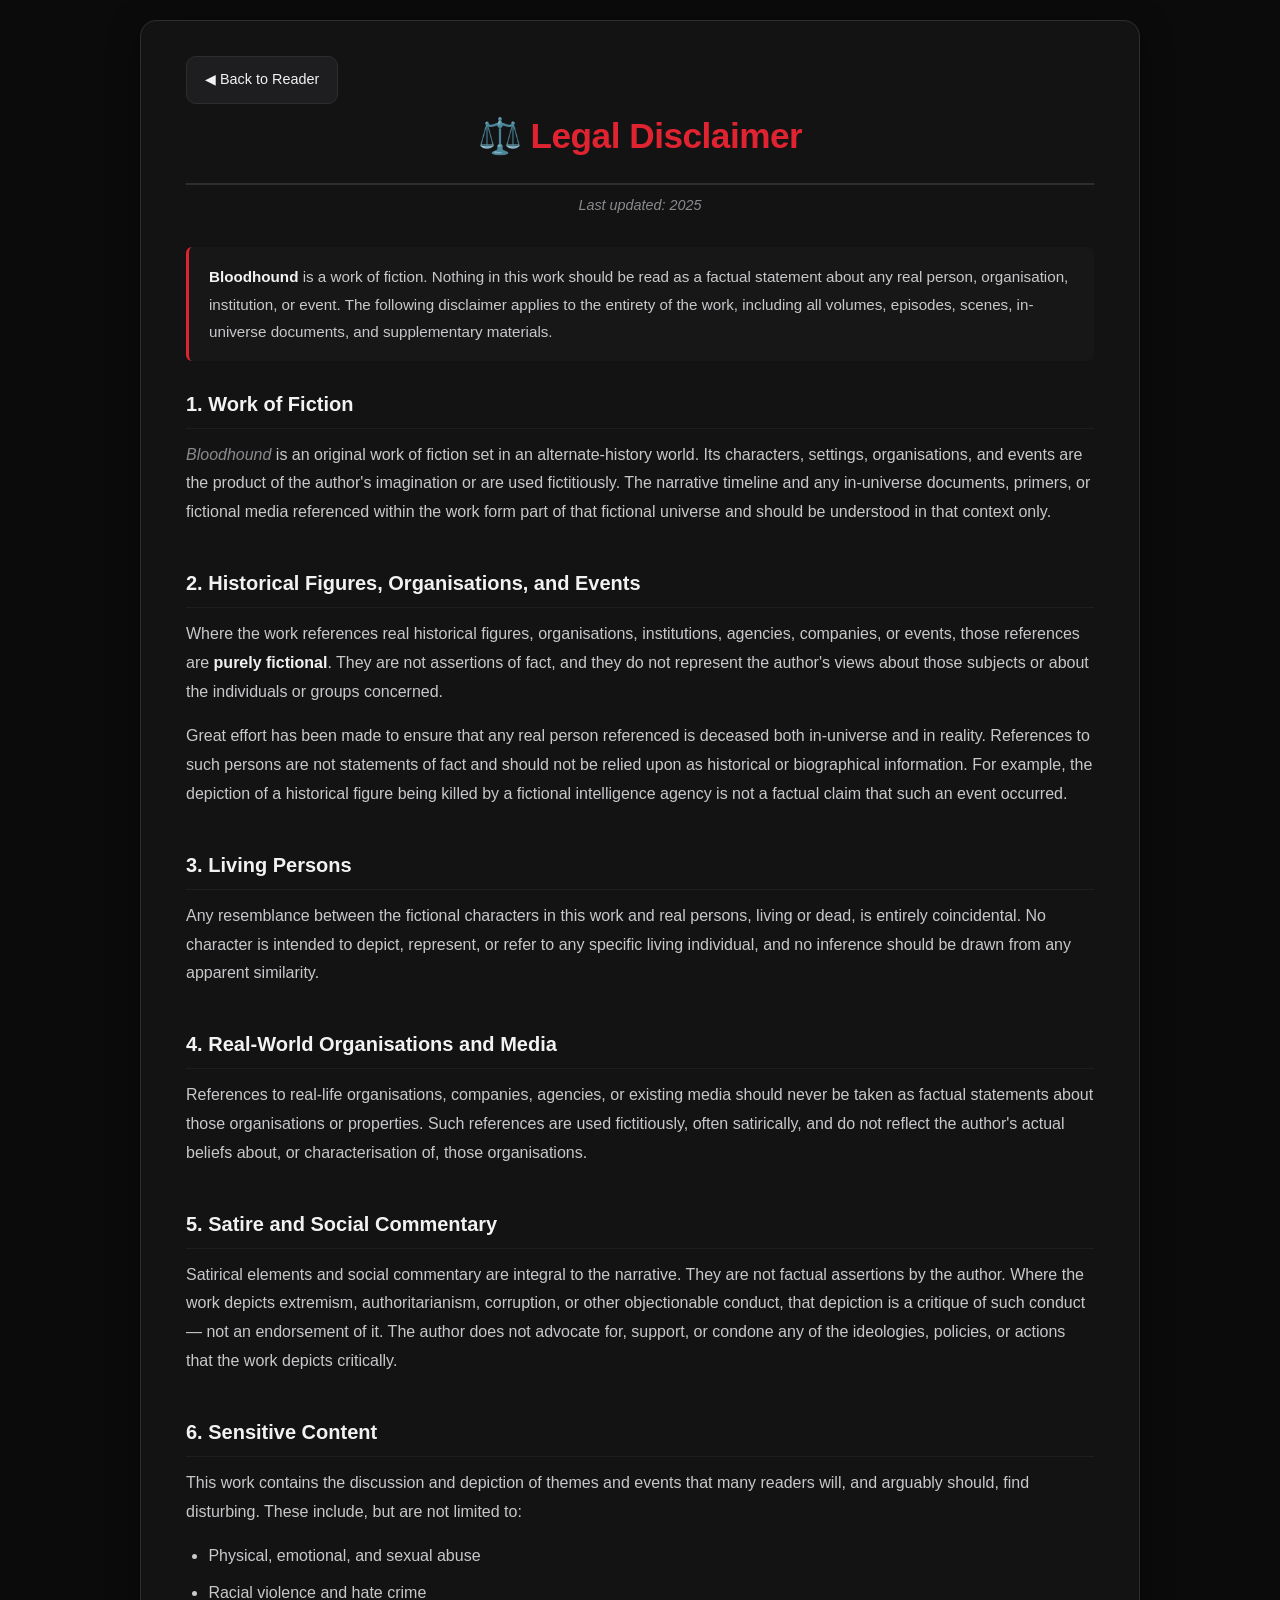
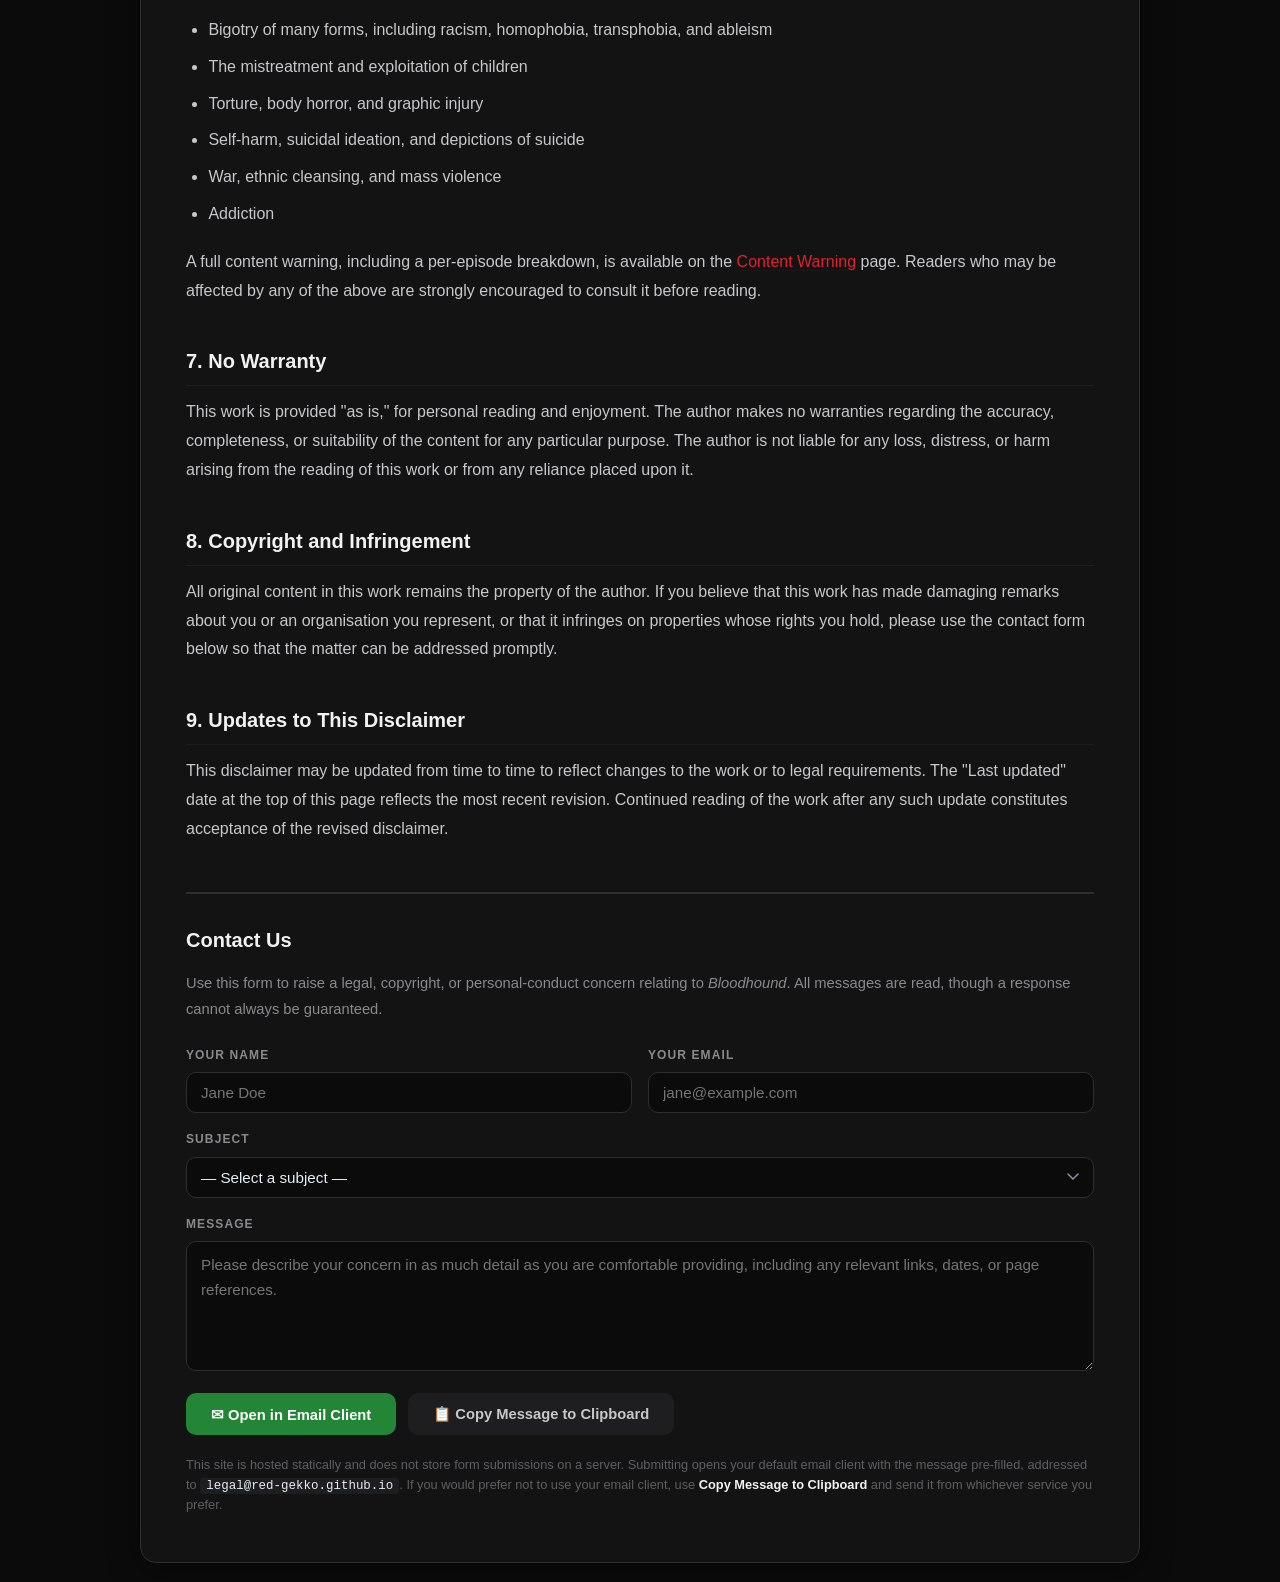
<file: current/Bloodhound/legal.html>
<!DOCTYPE html>
<html lang="en">
<head>
    <meta charset="UTF-8">
    <meta name="viewport" content="width=device-width, initial-scale=1.0">
    <title>Legal Disclaimer — Bloodhound</title>
    
    <link rel="stylesheet" href="../webfiles/styles.css">
</head>
<body>
    <div class="container">
        <a class="back-link" href="index.html">◀ Back to Reader</a>

        <h1>⚖️ <span>Legal Disclaimer</span></h1>
        <p class="subtitle">Last updated: 2025</p>

        <div class="callout">
            <strong>Bloodhound</strong> is a work of fiction. Nothing in this work should be read as a factual
            statement about any real person, organisation, institution, or event. The following disclaimer
            applies to the entirety of the work, including all volumes, episodes, scenes, in-universe documents,
            and supplementary materials.
        </div>

        <h2>1. Work of Fiction</h2>
        <p>
            <em>Bloodhound</em> is an original work of fiction set in an alternate-history world. Its characters,
            settings, organisations, and events are the product of the author's imagination or are used fictitiously.
            The narrative timeline and any in-universe documents, primers, or fictional media referenced within the
            work form part of that fictional universe and should be understood in that context only.
        </p>

        <h2>2. Historical Figures, Organisations, and Events</h2>
        <p>
            Where the work references real historical figures, organisations, institutions, agencies, companies,
            or events, those references are <strong>purely fictional</strong>. They are not assertions of fact,
            and they do not represent the author's views about those subjects or about the individuals or groups
            concerned.
        </p>
        <p>
            Great effort has been made to ensure that any real person referenced is deceased both in-universe
            and in reality. References to such persons are not statements of fact and should not be relied upon
            as historical or biographical information. For example, the depiction of a historical figure being
            killed by a fictional intelligence agency is not a factual claim that such an event occurred.
        </p>

        <h2>3. Living Persons</h2>
        <p>
            Any resemblance between the fictional characters in this work and real persons, living or dead,
            is entirely coincidental. No character is intended to depict, represent, or refer to any specific
            living individual, and no inference should be drawn from any apparent similarity.
        </p>

        <h2>4. Real-World Organisations and Media</h2>
        <p>
            References to real-life organisations, companies, agencies, or existing media should never be
            taken as factual statements about those organisations or properties. Such references are used
            fictitiously, often satirically, and do not reflect the author's actual beliefs about, or
            characterisation of, those organisations.
        </p>

        <h2>5. Satire and Social Commentary</h2>
        <p>
            Satirical elements and social commentary are integral to the narrative. They are not factual
            assertions by the author. Where the work depicts extremism, authoritarianism, corruption, or
            other objectionable conduct, that depiction is a critique of such conduct — not an endorsement
            of it. The author does not advocate for, support, or condone any of the ideologies, policies,
            or actions that the work depicts critically.
        </p>

        <h2>6. Sensitive Content</h2>
        <p>
            This work contains the discussion and depiction of themes and events that many readers will,
            and arguably should, find disturbing. These include, but are not limited to:
        </p>
        <ul>
            <li>Physical, emotional, and sexual abuse</li>
            <li>Racial violence and hate crime</li>
            <li>Bigotry of many forms, including racism, homophobia, transphobia, and ableism</li>
            <li>The mistreatment and exploitation of children</li>
            <li>Torture, body horror, and graphic injury</li>
            <li>Self-harm, suicidal ideation, and depictions of suicide</li>
            <li>War, ethnic cleansing, and mass violence</li>
            <li>Addiction</li>
        </ul>
        <p>
            A full content warning, including a per-episode breakdown, is available on the
            <a href="contentwarning.html">Content Warning</a> page. Readers who may be affected by any of the
            above are strongly encouraged to consult it before reading.
        </p>

        <h2>7. No Warranty</h2>
        <p>
            This work is provided "as is," for personal reading and enjoyment. The author makes no warranties
            regarding the accuracy, completeness, or suitability of the content for any particular purpose.
            The author is not liable for any loss, distress, or harm arising from the reading of this work
            or from any reliance placed upon it.
        </p>

        <h2>8. Copyright and Infringement</h2>
        <p>
            All original content in this work remains the property of the author. If you believe that this
            work has made damaging remarks about you or an organisation you represent, or that it infringes
            on properties whose rights you hold, please use the contact form below so that the matter can be
            addressed promptly.
        </p>

        <h2>9. Updates to This Disclaimer</h2>
        <p>
            This disclaimer may be updated from time to time to reflect changes to the work or to legal
            requirements. The "Last updated" date at the top of this page reflects the most recent revision.
            Continued reading of the work after any such update constitutes acceptance of the revised
            disclaimer.
        </p>

        <!-- ── CONTACT FORM ── -->
        <div class="contact-section">
            <h2>Contact Us</h2>
            <p class="contact-intro">
                Use this form to raise a legal, copyright, or personal-conduct concern relating to
                <em>Bloodhound</em>. All messages are read, though a response cannot always be guaranteed.
            </p>

            <form id="legal-contact-form" class="form-grid" novalidate>
                <div class="form-group">
                    <label for="legal-name">Your Name</label>
                    <input type="text" id="legal-name" name="name" placeholder="Jane Doe" autocomplete="name">
                </div>

                <div class="form-group">
                    <label for="legal-email">Your Email</label>
                    <input type="email" id="legal-email" name="email" placeholder="jane@example.com" autocomplete="email" required>
                </div>

                <div class="form-group full-width">
                    <label for="legal-subject">Subject</label>
                    <select id="legal-subject" name="subject" required>
                        <option value="" disabled selected>— Select a subject —</option>
                        <option value="copyright">Copyright / IP Infringement</option>
                        <option value="defamation">Personal or Organisational Concern</option>
                        <option value="licensing">Licensing or Adaptation Request</option>
                        <option value="content">Content Removal Request</option>
                        <option value="general">General Legal Enquiry</option>
                        <option value="other">Other</option>
                    </select>
                </div>

                <div class="form-group full-width">
                    <label for="legal-message">Message</label>
                    <textarea id="legal-message" name="message" placeholder="Please describe your concern in as much detail as you are comfortable providing, including any relevant links, dates, or page references." required></textarea>
                </div>

                <div class="form-actions">
                    <button type="submit" class="submit-btn">✉ Open in Email Client</button>
                    <button type="button" class="copy-btn" id="legal-copy-btn">📋 Copy Message to Clipboard</button>
                </div>

                <p class="form-note">
                    This site is hosted statically and does not store form submissions on a server.
                    Submitting opens your default email client with the message pre-filled, addressed to
                    <code>legal@red-gekko.github.io</code>. If you would prefer not to use your email client,
                    use <strong>Copy Message to Clipboard</strong> and send it from whichever service you
                    prefer.
                </p>

                <div class="toast" id="legal-toast">✓ Message copied to clipboard.</div>
            </form>
        </div>
    </div>

    
    <script src="../webfiles/legal.js"></script>
</body>
</html>
</file>
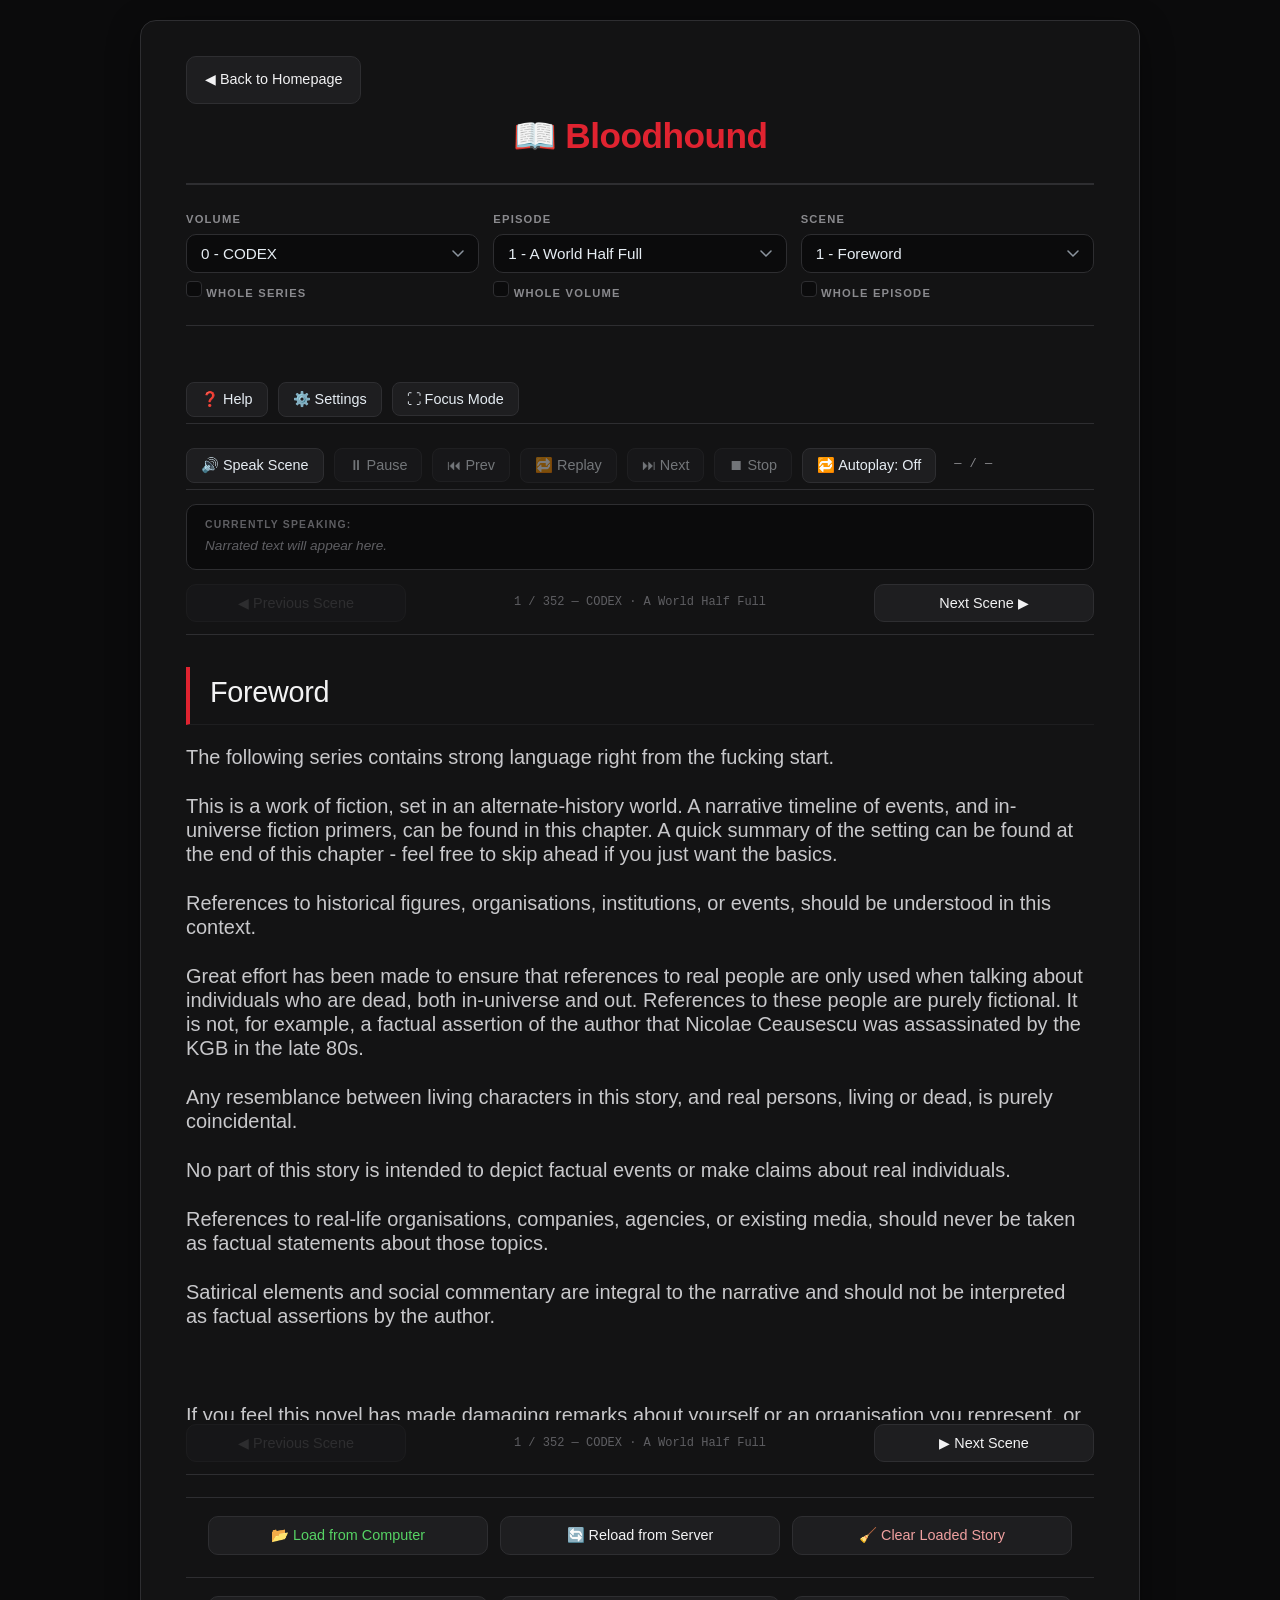
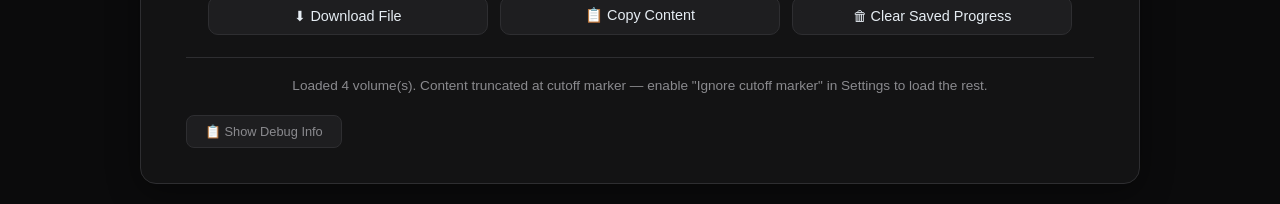
<file: current/Bloodhound/story.html>
<!DOCTYPE html>
<html lang="en">
<head>
    <meta charset="UTF-8">
    <meta name="viewport" content="width=device-width, initial-scale=1.0">
    <title>Bloodhound — Interactive Reader + TTS</title>

    <link rel="stylesheet" href="../webfiles/styles.css">
</head>
<body>
    <div class="container">
        <a class="back-link" href="../index.html">◀ Back to Homepage</a>
        <h1>📖 <span>Bloodhound</span></h1>

        <div class="file-load-area" id="fileLoadArea">
            <p style="color: #e6edf3; margin-bottom: 12px;">📂 Couldn't auto-load the story. Choose the file manually:</p>
            <input type="file" id="fileInput" accept=".txt">
            <button class="file-btn" onclick="document.getElementById('fileInput').click()">
                Choose File
            </button>
            <span class="file-label">Select: <code>bloodhound-WIP.txt</code></span>
        </div>

        <div class="nav-container">
            <div class="nav-group">
                <label for="volume-select">Volume</label>
                <select id="volume-select">
                    <option value="">— Loading —</option>
                </select>
                <label class="whole-episode-toggle" for="whole-series-toggle" title="Parse the entire story as one continuous text">
                    <input type="checkbox" id="whole-series-toggle">
                    <span>Whole Series</span>
                </label>
            </div>
            <div class="nav-group">
                <label for="episode-select">Episode</label>
                <select id="episode-select" disabled>
                    <option value="">— Select Episode —</option>
                </select>
                <label class="whole-episode-toggle" for="whole-volume-toggle" title="Parse every episode in the current volume as one continuous text">
                    <input type="checkbox" id="whole-volume-toggle">
                    <span>Whole Volume</span>
                </label>
            </div>
            <div class="nav-group">
                <label for="scene-select">Scene</label>
                <select id="scene-select" disabled>
                    <option value="">— Select Scene —</option>
                </select>
                <label class="whole-episode-toggle" for="whole-episode-toggle" title="Parse every scene in the current episode as one continuous text">
                    <input type="checkbox" id="whole-episode-toggle">
                    <span>Whole Episode</span>
                </label>
            </div>
        </div>
        <div class="tts-controls">
            <button class="debug-toggle" id="help-btn" title="Show help">❓ Help</button>
            <button class="debug-toggle" id="settings-btn" title="Show settings">⚙️ Settings</button>
            <button class="debug-toggle" id="focus-btn" title="Enter focus mode and fullscreen">⛶ Focus Mode</button>
        </div>
        <div class="tts-controls">
            <button id="speak-btn" disabled>🔊 Speak Scene</button>
            <button id="pause-btn" disabled>⏸ Pause</button>
            <button id="prev-btn" disabled title="Previous chunk">⏮ Prev</button>
            <button id="replay-btn" disabled title="Replay current chunk">🔁 Replay</button>
            <button id="next-btn" disabled title="Next chunk">⏭ Next</button>
            <button id="stop-btn" disabled>⏹ Stop</button>
            <button id="autoplay-btn" disabled title="Automatically advance to the next scene">🔁 Autoplay: Off</button>
            <span class="wake-lock-indicator" id="wake-lock-indicator" title="Screen will stay awake while narration is playing">🔆 Screen Awake</span>
            <span class="chunk-counter" id="chunk-counter">— / —</span>
        </div>

        <div class="chunk-panel" id="chunk-panel">
            <div class="chunk-panel-label">Currently speaking:</div>
            <div class="chunk-panel-text is-empty" id="chunk-panel-text">Narrated text will appear here.</div>

            <div class="autoplay-timer" id="autoplayTimer" style="display:none;">
                <span class="timer-label">Auto‑advance in</span>
                <span class="timer-countdown" id="timerCountdown">5</span>
                <span class="timer-label">sec</span>
                <button class="cancel-autoplay-btn" id="cancelAutoplayBtn">✕ Cancel autoplay</button>
            </div>
        </div>

        <div class="scene-nav-row">
            <button id="scene-prev-btn" disabled title="Previous scene">◀ Previous Scene</button>
            <span class="nav-spacer" id="scene-nav-spacer">—</span>
            <button id="scene-next-btn" disabled title="Next scene">Next Scene ▶</button>
        </div>

        <div class="resume-banner" id="resume-banner"></div>

        <div class="content-area" id="content-area">
            <div class="message">Loading story content<span class="loading-dots"></span></div>
        </div>

        <div class="scene-nav-row">
            <button id="scene-prev-btn-bottom" disabled title="Previous scene">◀ Previous Scene</button>
            <span class="nav-spacer" id="scene-nav-spacer-bottom">—</span>
            <button id="scene-next-btn-bottom" disabled title="Next scene">▶ Next Scene</button>
        </div>

        <div class="reader-source-controls">
            <button class="upload-source-btn" id="upload-source-btn" title="Clear the current story and load a .txt file from your computer">
                📂 Load from Computer
            </button>
            <button class="server-source-btn" id="server-source-btn" title="Clear the current story and fetch the latest version from the server">
                🔄 Reload from Server
            </button>
            <button class="clear-story-btn" id="clear-story-btn" title="Unload the current story without touching your saved reading position or preferences">
                🧹 Clear Loaded Story
            </button>
        </div>

        <div class="reader-source-controls">
            <button id="download-story-btn" disabled title="Download the currently loaded story file">⬇ Download File</button>
            <button id="copy-scene-btn" disabled title="Copy this content to the clipboard">📋 Copy Content</button>
            <button id="clear-progress-btn" title="Forget the saved reading position for this reader">🗑 Clear Saved Progress</button>
        </div>

        <div class="status" id="status">Loading the text file...</div>

        <button class="debug-toggle" id="debug-toggle">📋 Show Debug Info</button>

        <div class="debug-info" id="debug-info"></div>
    </div>

    <!-- Per-page story config — MUST come before story.js -->
    <script>
      window.STORY_CONFIG = {
        file: 'bloodhound-WIP.txt',
        title: 'Bloodhound',
        storagePrefix: 'BloodhoundReader',
        serverGateHash: ''
      };
    </script>
    <script src="../webfiles/story.js"></script>
</body>
</html>
</file>
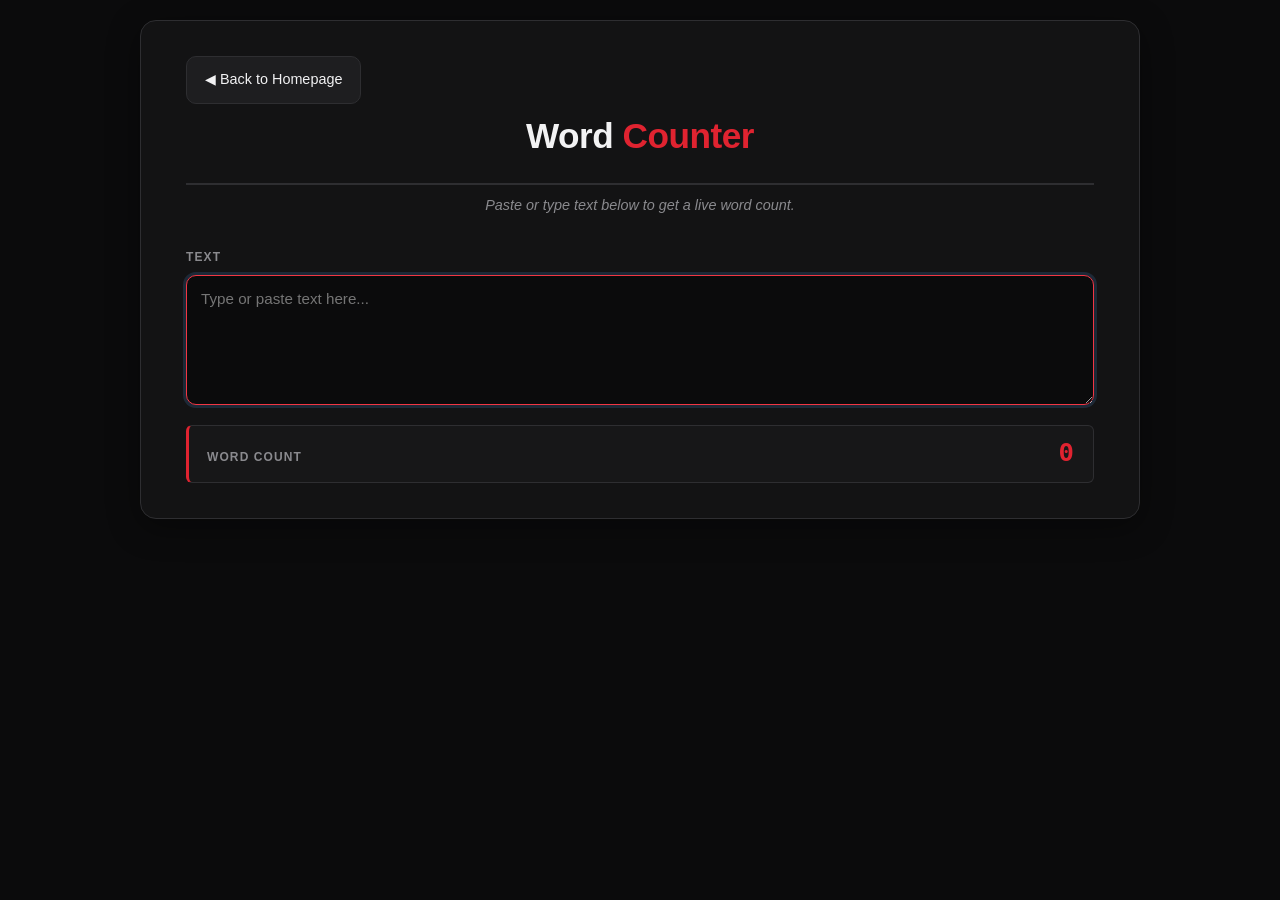
<file: current/misc/wordcount.html>
<!DOCTYPE html>
<html lang="en">
<head>
  <meta charset="UTF-8" />
  <meta name="viewport" content="width=device-width, initial-scale=1.0" />
  <title>Word Counter — Bloodhound Reader</title>
  <link rel="stylesheet" href="../webfiles/styles.css">
  <style>
    /* Page-specific: the word counter is a form tool, so we reuse the
       shared form styles and add just a small live readout. */
    .wc-count {
      grid-column: 1 / -1;
      display: flex;
      align-items: baseline;
      justify-content: space-between;
      gap: 12px;
      padding: 14px 18px;
      background: var(--bg-sunken);
      border: 1px solid var(--border);
      border-left: 3px solid var(--bh-highlight);
      border-radius: 6px;
      margin-top: 4px;
    }
    .wc-count .wc-count-label {
      font-size: 0.75rem;
      text-transform: uppercase;
      letter-spacing: 1.1px;
      font-weight: 600;
      color: var(--text-muted);
    }
    .wc-count .wc-count-value {
      font-family: var(--font-mono);
      font-size: 1.6rem;
      font-weight: 600;
      color: var(--bh-highlight);
      letter-spacing: 1px;
      line-height: 1;
    }
  </style>
</head>
<body>

  <div class="container">
    <a class="back-link" href="../index.html">◀ Back to Homepage</a>
    <h1>Word <span>Counter</span></h1>
    <p class="subtitle">Paste or type text below to get a live word count.</p>

    <form class="form-grid" onsubmit="return false;">
      <div class="form-group full-width">
        <label for="textInput">Text</label>
        <textarea id="textInput" placeholder="Type or paste text here..." autofocus></textarea>
      </div>

      <div class="wc-count">
        <span class="wc-count-label">Word Count</span>
        <span class="wc-count-value" id="wordCount">0</span>
      </div>
    </form>
  </div>

  <script>
    const textInput = document.getElementById("textInput");
    const wordCount = document.getElementById("wordCount");

    textInput.addEventListener("input", () => {
      const text = textInput.value.trim();

      if (text === "") {
        wordCount.textContent = 0;
        return;
      }

      const words = text.split(/\s+/);
      wordCount.textContent = words.length;
    });
  </script>

</body>
</html>
</file>
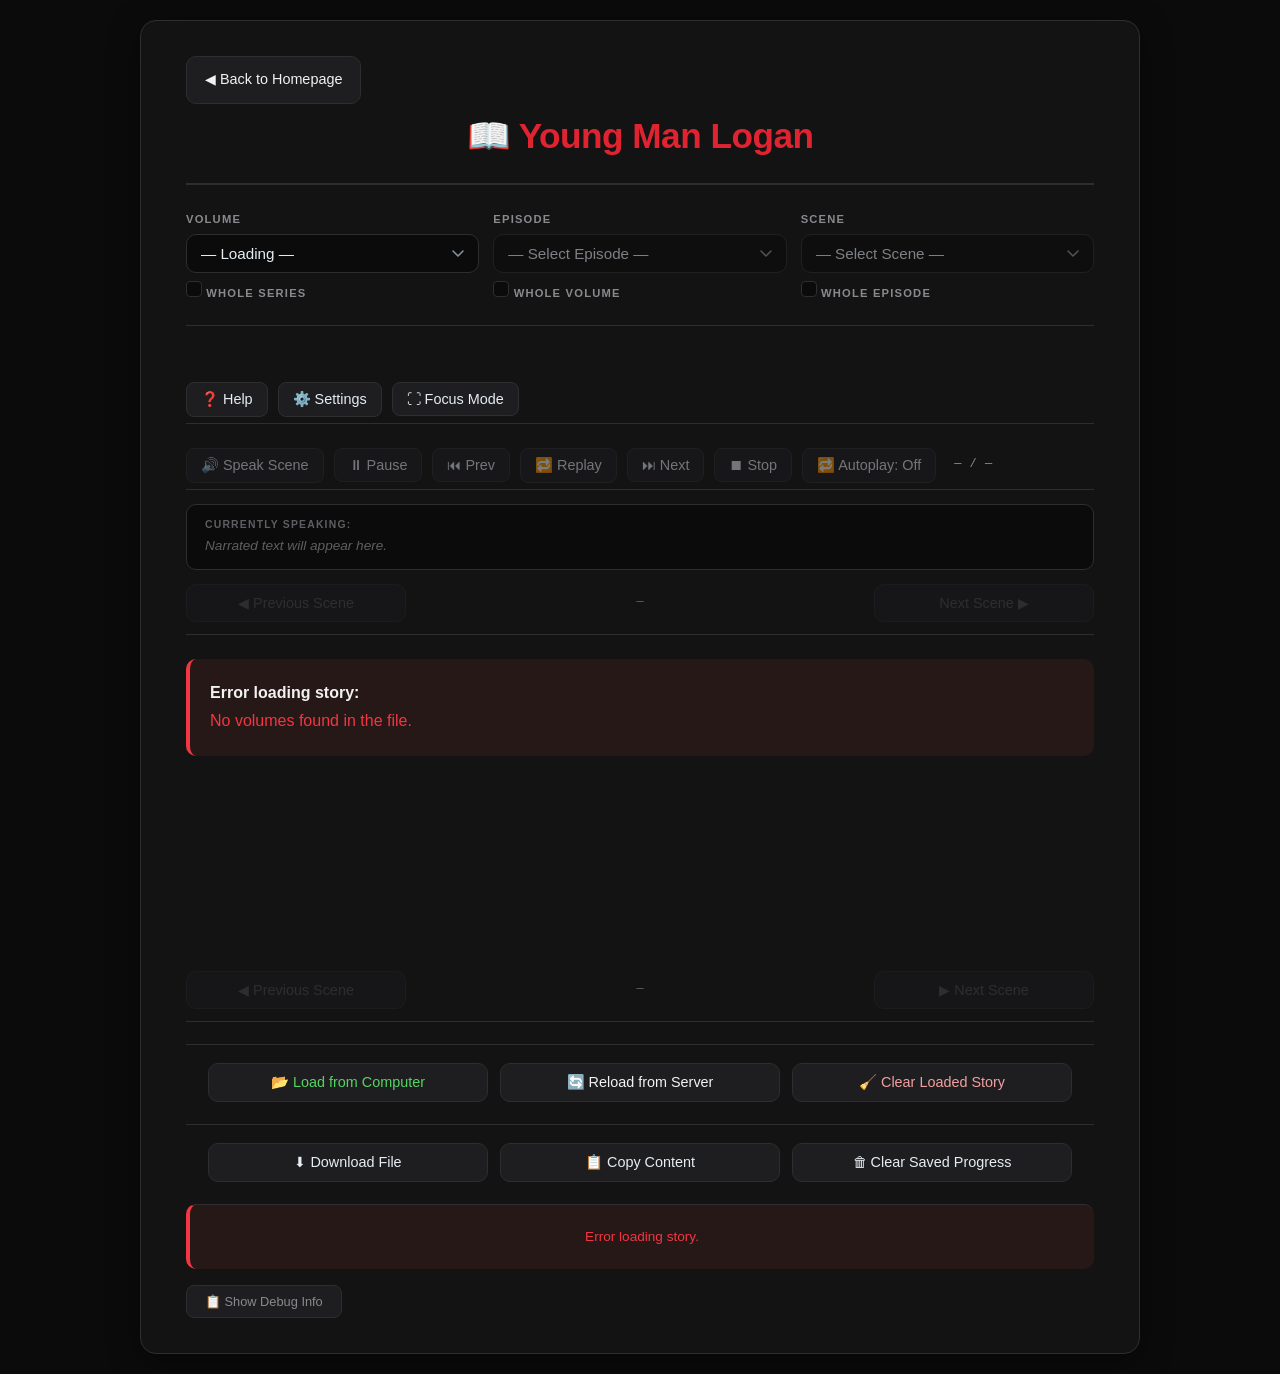
<file: current/YML/story.html>
<!DOCTYPE html>
<html lang="en">
<head>
    <meta charset="UTF-8">
    <meta name="viewport" content="width=device-width, initial-scale=1.0">
    <title>Young Man Logan — Interactive Reader + TTS</title>

    <link rel="stylesheet" href="../webfiles/styles.css">
</head>
<body>
    <div class="container">
        <a class="back-link" href="../index.html">◀ Back to Homepage</a>
        <h1>📖 <span>Young Man Logan</span></h1>

        <div class="file-load-area" id="fileLoadArea">
            <p style="color: #e6edf3; margin-bottom: 12px;">📂 Couldn't auto-load the story. Choose the file manually:</p>
            <input type="file" id="fileInput" accept=".txt">
            <button class="file-btn" onclick="document.getElementById('fileInput').click()">
                Choose File
            </button>
            <span class="file-label">Select: <code>Young Man Logan-WIP.txt</code></span>
        </div>

        <div class="nav-container">
            <div class="nav-group">
                <label for="volume-select">Volume</label>
                <select id="volume-select">
                    <option value="">— Loading —</option>
                </select>
                <label class="whole-episode-toggle" for="whole-series-toggle" title="Parse the entire story as one continuous text">
                    <input type="checkbox" id="whole-series-toggle">
                    <span>Whole Series</span>
                </label>
            </div>
            <div class="nav-group">
                <label for="episode-select">Episode</label>
                <select id="episode-select" disabled>
                    <option value="">— Select Episode —</option>
                </select>
                <label class="whole-episode-toggle" for="whole-volume-toggle" title="Parse every episode in the current volume as one continuous text">
                    <input type="checkbox" id="whole-volume-toggle">
                    <span>Whole Volume</span>
                </label>
            </div>
            <div class="nav-group">
                <label for="scene-select">Scene</label>
                <select id="scene-select" disabled>
                    <option value="">— Select Scene —</option>
                </select>
                <label class="whole-episode-toggle" for="whole-episode-toggle" title="Parse every scene in the current episode as one continuous text">
                    <input type="checkbox" id="whole-episode-toggle">
                    <span>Whole Episode</span>
                </label>
            </div>
        </div>
        <div class="tts-controls">
            <button class="debug-toggle" id="help-btn" title="Show help">❓ Help</button>
            <button class="debug-toggle" id="settings-btn" title="Show settings">⚙️ Settings</button>
            <button class="debug-toggle" id="focus-btn" title="Enter focus mode and fullscreen">⛶ Focus Mode</button>
        </div>
        <div class="tts-controls">
            <button id="speak-btn" disabled>🔊 Speak Scene</button>
            <button id="pause-btn" disabled>⏸ Pause</button>
            <button id="prev-btn" disabled title="Previous chunk">⏮ Prev</button>
            <button id="replay-btn" disabled title="Replay current chunk">🔁 Replay</button>
            <button id="next-btn" disabled title="Next chunk">⏭ Next</button>
            <button id="stop-btn" disabled>⏹ Stop</button>
            <button id="autoplay-btn" disabled title="Automatically advance to the next scene">🔁 Autoplay: Off</button>
            <span class="wake-lock-indicator" id="wake-lock-indicator" title="Screen will stay awake while narration is playing">🔆 Screen Awake</span>
            <span class="chunk-counter" id="chunk-counter">— / —</span>
        </div>

        <div class="chunk-panel" id="chunk-panel">
            <div class="chunk-panel-label">Currently speaking:</div>
            <div class="chunk-panel-text is-empty" id="chunk-panel-text">Narrated text will appear here.</div>

            <div class="autoplay-timer" id="autoplayTimer" style="display:none;">
                <span class="timer-label">Auto‑advance in</span>
                <span class="timer-countdown" id="timerCountdown">5</span>
                <span class="timer-label">sec</span>
                <button class="cancel-autoplay-btn" id="cancelAutoplayBtn">✕ Cancel autoplay</button>
            </div>
        </div>

        <div class="scene-nav-row">
            <button id="scene-prev-btn" disabled title="Previous scene">◀ Previous Scene</button>
            <span class="nav-spacer" id="scene-nav-spacer">—</span>
            <button id="scene-next-btn" disabled title="Next scene">Next Scene ▶</button>
        </div>

        <div class="resume-banner" id="resume-banner"></div>

        <div class="content-area" id="content-area">
            <div class="message">Loading story content<span class="loading-dots"></span></div>
        </div>

        <div class="scene-nav-row">
            <button id="scene-prev-btn-bottom" disabled title="Previous scene">◀ Previous Scene</button>
            <span class="nav-spacer" id="scene-nav-spacer-bottom">—</span>
            <button id="scene-next-btn-bottom" disabled title="Next scene">▶ Next Scene</button>
        </div>

        <div class="reader-source-controls">
            <button class="upload-source-btn" id="upload-source-btn" title="Clear the current story and load a .txt file from your computer">
                📂 Load from Computer
            </button>
            <button class="server-source-btn" id="server-source-btn" title="Clear the current story and fetch the latest version from the server">
                🔄 Reload from Server
            </button>
            <button class="clear-story-btn" id="clear-story-btn" title="Unload the current story without touching your saved reading position or preferences">
                🧹 Clear Loaded Story
            </button>
        </div>

        <div class="reader-source-controls">
            <button id="download-story-btn" disabled title="Download the currently loaded story file">⬇ Download File</button>
            <button id="copy-scene-btn" disabled title="Copy this content to the clipboard">📋 Copy Content</button>
            <button id="clear-progress-btn" title="Forget the saved reading position for this reader">🗑 Clear Saved Progress</button>
        </div>

        <div class="status" id="status">Loading the text file...</div>

        <button class="debug-toggle" id="debug-toggle">📋 Show Debug Info</button>

        <div class="debug-info" id="debug-info"></div>
    </div>

    <!-- Per-page story config — MUST come before story.js -->
    <script>
      window.STORY_CONFIG = {
        file: 'Young Man Logan-WIP.txt',
        title: 'Young Man Logan',
        storagePrefix: 'YoungManLoganReader',
        serverGateHash: ''
      };
    </script>
    <script src="../webfiles/story.js"></script>
</body>
</html>
</file>
<file: current/webfiles/styles.css>
/* =========================================================
   Bloodhound Reader — Consolidated Stylesheet
   ========================================================= */

/* ---------- Design tokens ---------- */
:root {
    /* Red family — brighter, more saturated */
    --bh-highlight:        #e02330;  /* main accent, was #c81e2b */
    --bh-highlight-bright: #f23643;  /* hover / emphasis, was #b8322c */
    --bh-highlight-dark:   #b81a25;  /* pressed / dim, was #c96a2a */
    --bh-red-soft:         #2a1618;  /* red-tinted surface for pills/tags */
    --bh-red-border:       #5c1f24;  /* red-tinted border */

    /* Neutral dark-grey base — true grey, no blue cast */
    --bg-base:   #0b0b0c;   /* page */
    --bg-panel:  #131314;   /* main container */
    --bg-inset:  #0b0b0c;   /* cards / inputs (same as base) */
    --bg-raised: #1e1e20;   /* buttons, tags, chips */
    --bg-sunken: #171718;   /* callouts, panels within panels */

    /* Text — neutral, slightly warm-white at the top */
    --text-primary: #f2f2f3;
    --text-body:    #c8c8cb;
    --text-reader:  #d4d4d7;
    --text-muted:   #8a8a8e;
    --text-faint:   #5f5f63;

    /* Borders — neutral grey, no blue */
    --border:        #2e2e31;
    --border-subtle: #1e1e20;
    --border-focus:  #f23643;  /* focus ring = red, was blue */

    /* Accents — red replaces blue; keep a muted amber for warnings,
       a desaturated green ONLY for success/positive states */
    --accent-red:         #f23643;
    --accent-red-dim:     #e02330;
    --accent-red-soft:    #2a1618;
    --accent-amber:       #d9a441;  /* replaces moderate/warning colour */
    --accent-amber-dim:   #b8862f;
    --accent-green:       #3fb950;  /* success only — kept, but rarely used */
    --accent-green-bright:#56d364;

    --font-body: -apple-system, BlinkMacSystemFont, 'Segoe UI', Roboto, 'Helvetica Neue', Arial, sans-serif;
    --font-mono: 'JetBrains Mono', 'Fira Code', 'Consolas', monospace;
}
/* ---------- Reset & base ---------- */
* { box-sizing: border-box; margin: 0; padding: 0; }

body {
    font-family: var(--font-body);
    line-height: 1.8;
    background-color: var(--bg-base);
    color: #e6edf3;
    padding: 20px;
    min-height: 100vh;
}

.container {
    max-width: 1000px;
    width: 100%;
    margin: 0 auto;
    background-color: var(--bg-panel);
    border-radius: 16px;
    padding: 35px 45px;
    box-shadow: 0 8px 32px rgba(0, 0, 0, 0.4);
    border: 1px solid var(--border);
}

/* ---------- Typography ---------- */
h1 {
    font-size: 2.2rem;
    font-weight: 600;
    letter-spacing: -0.5px;
    color: var(--text-primary);
    border-bottom: 2px solid var(--border);
    padding-bottom: 16px;
    margin-bottom: 8px;
    text-align: center;
}

h1 span {
    background: var(--bh-highlight);
    -webkit-background-clip: text;
    -webkit-text-fill-color: transparent;
    background-clip: text;
}

h2 {
    font-size: 1.25rem;
    font-weight: 600;
    color: var(--text-primary);
    margin: 38px 0 12px 0;
    padding-bottom: 6px;
    border-bottom: 1px solid var(--border-subtle);
}
h2:first-of-type { margin-top: 8px; }

h3 {
    font-size: 1rem;
    font-weight: 600;
    color: var(--text-primary);
    margin: 22px 0 8px 0;
}

p { margin: 0 0 1em 0; color: var(--text-body); }

ul, ol { margin: 0 0 1.2em 1.4em; color: var(--text-body); }
li { margin-bottom: 0.5em; }

strong { color: var(--text-primary); font-weight: 600; }
em { color: var(--text-muted); }

code {
    font-family: var(--font-mono);
    font-size: 0.88em;
    background: var(--bg-raised);
    color: #e6edf3;
    padding: 1px 6px;
    border-radius: 4px;
}

/* ---------- Links ---------- */
a, a:link, a:visited, a:hover, a:active, a:focus {
    color: var(--accent-red-dim);
    text-decoration: none;
    border-bottom: 1px dotted var(--accent-red-soft);
    transition: border-color 0.2s, color 0.2s;
    cursor: pointer;
}
a:hover {
    color: var(--text-primary);
    border-bottom-color: var(--accent-red);
    text-decoration: none;
}
a:focus-visible {
    outline: 2px solid var(--accent-red);
    outline-offset: 2px;
}

/* ---------- Back link ---------- */
.back-link,
.back-link:link,
.back-link:visited {
    flex: 1;
    max-width: 220px;
    padding: 10px 18px;
    background-color: var(--bg-raised);
    color: var(--text-primary);
    border: 1px solid var(--border);
    border-radius: 10px;
    font-family: inherit;
    font-size: 0.9rem;
    font-weight: 500;
    cursor: pointer;
    transition: background-color 0.2s, border-color 0.2s, transform 0.1s;
    display: inline-flex;
    align-items: center;
    justify-content: center;
    gap: 8px;
}

.back-link:hover:not(:disabled),
.back-link:focus-visible {
    background-color: var(--bh-red-soft);
    border-color: var(--bh-highlight);
    color: var(--text-primary);
}

.back-link:active:not(:disabled) {
    background-color: var(--bh-highlight-dark);
    border-color: var(--bh-highlight-dark);
    color: var(--text-primary);
    transform: scale(0.97);
}

.back-link:disabled {
    opacity: 0.35;
    background-color: var(--bg-raised);
    border-color: var(--border);
    color: var(--text-faint);
}

.subtitle {
    color: var(--text-muted);
    font-size: 0.9rem;
    margin-bottom: 28px;
    font-style: italic;
    text-align: center;
}

/* ---------- Callouts / notes ---------- */
.callout {
    background: var(--bg-sunken);
    border-left: 3px solid var(--bh-highlight);
    border-radius: 6px;
    padding: 16px 20px;
    margin: 1.2em 0 1.6em 0;
    color: var(--text-body);
    font-size: 0.95rem;
}
.callout.danger {
    border-left-color: var(--accent-red);
    background: #221518;
}

.note {
    background: var(--bg-sunken);
    border-left: 3px solid var(--bh-highlight);
    border-radius: 6px;
    padding: 14px 18px;
    margin-top: 24px;
    font-size: 0.88rem;
    color: var(--text-body);
}
.note code {
    font-family: var(--font-mono);
    font-size: 0.88em;
    background: var(--bg-raised);
    color: #e6edf3;
    padding: 1px 6px;
    border-radius: 4px;
}

/* ============================================================
   CONTENT WARNING PAGE
   ============================================================ */

/* ---------- Category cards ---------- */
.category {
    background: var(--bg-inset);
    border: 1px solid var(--border);
    border-radius: 10px;
    padding: 18px 22px;
    margin-bottom: 14px;
}
.category-title {
    font-size: 0.95rem;
    font-weight: 600;
    color: var(--bh-highlight);
    margin-bottom: 6px;
    display: flex;
    align-items: center;
    gap: 8px;
}
.category p { font-size: 0.94rem; margin-bottom: 0.6em; }
.category p:last-child { margin-bottom: 0; }

/* ---------- Support resources ---------- */
.resources {
    display: grid;
    grid-template-columns: 1fr 1fr;
    gap: 12px;
    margin: 1.2em 0;
}
.resource-card {
    background: var(--bg-inset);
    border: 1px solid var(--accent-red-soft);
    border-radius: 10px;
    padding: 14px 18px;
}
.resource-card .r-name {
    font-size: 0.92rem;
    font-weight: 600;
    color: var(--accent-red-dim);
    margin-bottom: 3px;
}
.resource-card .r-desc {
    font-size: 0.82rem;
    color: var(--text-muted);
    margin-bottom: 6px;
}
.resource-card a {
    font-size: 0.82rem;
    font-weight: 500;
}
.resource-card .r-phone {
    font-family: var(--font-mono);
    font-size: 0.82rem;
    color: #e6edf3;
    display: inline-block;
    margin-top: 2px;
}

/* ---------- Volume blocks (collapsible) ---------- */
.volume-block { margin-bottom: 22px; }

.volume-header {
    font-size: 1.05rem;
    font-weight: 600;
    color: var(--text-primary);
    padding: 10px 0 6px 0;
    border-bottom: 1px solid var(--border-subtle);
    margin-bottom: 10px;
    cursor: pointer;
    user-select: none;
    display: flex;
    align-items: center;
    justify-content: space-between;
    gap: 0.5rem;
    transition: color 0.2s;
}
.volume-header:hover { color: var(--accent-red-dim); }

.volume-header .volume-chevron {
    display: inline-block;
    transition: transform 0.25s ease;
    font-size: 0.75rem;
    color: var(--text-muted);
    flex-shrink: 0;
}
.volume-header:hover .volume-chevron { color: var(--accent-red-dim); }

.volume-block.collapsed .volume-chevron { transform: rotate(-90deg); }
.volume-block.collapsed .episode-warning { display: none; }
.volume-block.collapsed .volume-header {
    margin-bottom: 0;
    border-bottom-color: transparent;
}

/* ---------- Episode warnings ---------- */
.episode-warning {
    background: var(--bg-inset);
    border: 1px solid var(--border);
    border-radius: 8px;
    padding: 12px 16px;
    margin-bottom: 8px;
}
.episode-warning.filtered-out { display: none; }
.volume-block.all-episodes-hidden { display: none; }

.episode-warning .ep-name {
    font-size: 0.92rem;
    font-weight: 600;
    color: #e6edf3;
    margin-bottom: 4px;
}
.episode-warning .ep-tags {
    display: flex;
    flex-wrap: wrap;
    gap: 6px;
}

/* ---------- Tags ---------- */
.tag {
    font-size: 0.72rem;
    font-weight: 600;
    letter-spacing: 0.3px;
    padding: 3px 9px;
    border-radius: 20px;
    background: var(--bg-raised);
    color: var(--text-body);
    border: 1px solid var(--border);
}
.tag.severe { background: #2a1416; color: #f0a0a0; border-color: #6e2a2a; }
.tag.moderate { background: #2a2114; color: #f0c890; border-color: #6e542a; }
.tag.mild { background: #142a1c; color: #90e0a8; border-color: #2a6e3c; }
.tag.none { background: var(--bg-sunken); color: var(--text-faint); border-color: var(--border); font-style: italic; }

/* ---------- Tag filter panel ---------- */
.tag-filter-panel {
    margin: 24px 0 10px 0;
    background: var(--bg-inset);
    border: 1px solid var(--border);
    border-radius: 10px;
    padding: 18px 22px;
}
.tag-filter-panel .filter-guide {
    font-size: 0.88rem;
    color: var(--text-muted);
    margin-bottom: 14px;
    line-height: 1.6;
}
.tag-filter-panel .filter-guide strong { color: var(--text-body); }

.tag-filter-header {
    display: flex;
    align-items: center;
    justify-content: space-between;
    flex-wrap: wrap;
    gap: 10px;
    margin-bottom: 12px;
    cursor: pointer;
    user-select: none;
}
.tag-filter-header h3 {
    margin: 0;
    font-size: 1rem;
    color: var(--text-primary);
    display: flex;
    align-items: center;
    gap: 8px;
}
.tag-filter-header .chevron {
    display: inline-block;
    transition: transform 0.25s ease;
    font-size: 0.8rem;
    color: var(--text-muted);
}
.tag-filter-panel.collapsed .tag-filter-header .chevron { transform: rotate(-90deg); }

.tag-filter-body {
    overflow: hidden;
    max-height: 4000px;
    transition: max-height 0.35s ease, opacity 0.3s ease;
    opacity: 1;
}
.tag-filter-panel.collapsed .tag-filter-body {
    max-height: 0;
    opacity: 0;
}

.tag-search-input {
    width: 100%;
    padding: 9px 14px;
    font-family: inherit;
    font-size: 0.9rem;
    background-color: var(--bg-panel);
    color: #e6edf3;
    border: 1px solid var(--border);
    border-radius: 8px;
    margin-bottom: 14px;
    transition: border-color 0.2s, box-shadow 0.2s;
}
.tag-search-input:focus {
    outline: none;
    border-color: var(--accent-red);
    box-shadow: 0 0 0 3px rgba(88, 166, 255, 0.15);
}
.tag-search-input::placeholder { color: var(--text-faint); }

/* ---------- AND/OR/NOT toggle ---------- */
.match-mode-toggle {
    display: flex;
    align-items: center;
    gap: 10px;
    margin-bottom: 14px;
    flex-wrap: wrap;
}
.match-mode-toggle .toggle-label {
    font-size: 0.8rem;
    font-weight: 600;
    text-transform: uppercase;
    letter-spacing: 0.8px;
    color: var(--text-muted);
}
.match-mode-toggle .toggle-btn-group {
    display: inline-flex;
    border-radius: 8px;
    overflow: hidden;
    border: 1px solid var(--border);
    background: var(--bg-panel);
}
.match-mode-toggle .toggle-btn {
    font-family: inherit;
    font-size: 0.8rem;
    font-weight: 600;
    letter-spacing: 0.5px;
    padding: 6px 18px;
    background: transparent;
    color: var(--text-muted);
    border: none;
    cursor: pointer;
    transition: background 0.2s, color 0.2s;
}
.match-mode-toggle .toggle-btn:hover {
    background: var(--bg-raised);
    color: var(--text-body);
}
.match-mode-toggle .toggle-btn.active {
    background: #1f3d2a;
    color: var(--accent-green-bright);
}
.match-mode-toggle .toggle-btn.active.or-active {
    background: #2a2114;
    color: #f0c890;
}
.match-mode-toggle .toggle-btn.active.not-active {
    background: #3a1c1c;
    color: #f0a0a0;
}
.match-mode-toggle .toggle-btn.active.not-active:hover {
    background: #4a2222;
    color: #ffb3b3;
}
.match-mode-toggle .toggle-hint {
    font-size: 0.78rem;
    color: var(--text-faint);
    font-style: italic;
}

/* ---------- Selected filters bar ---------- */
.selected-filters-bar {
    display: flex;
    flex-wrap: wrap;
    gap: 8px;
    margin-bottom: 14px;
    min-height: 0;
}
.selected-filters-bar:empty { display: none; }

.selected-filters-bar .active-filter-pill {
    font-size: 0.74rem;
    font-weight: 600;
    padding: 4px 10px;
    border-radius: 20px;
    background: #1f3d2a;
    border: 1px solid var(--accent-green);
    color: var(--accent-green-bright);
    display: inline-flex;
    align-items: center;
    gap: 6px;
}
.selected-filters-bar .active-filter-pill .remove-filter {
    cursor: pointer;
    font-weight: 700;
    opacity: 0.7;
    transition: opacity 0.15s;
}
.selected-filters-bar .active-filter-pill .remove-filter:hover { opacity: 1; }

/* ---------- Unselected tag submenu ---------- */
.unselected-tags-wrapper {
    border-top: 1px solid var(--border-subtle);
    margin-top: 10px;
    padding-top: 10px;
}
.unselected-tags-header {
    display: flex;
    align-items: center;
    gap: 8px;
    cursor: pointer;
    user-select: none;
    font-size: 0.82rem;
    font-weight: 600;
    color: var(--text-muted);
    padding: 4px 0;
    transition: color 0.2s;
}
.unselected-tags-header:hover { color: var(--text-body); }
.unselected-tags-header .unselected-chevron {
    display: inline-block;
    transition: transform 0.25s ease;
    font-size: 0.7rem;
}
.unselected-tags-wrapper.collapsed .unselected-tags-header .unselected-chevron {
    transform: rotate(-90deg);
}
.unselected-tags-body {
    overflow: hidden;
    max-height: 2000px;
    transition: max-height 0.35s ease, opacity 0.3s ease;
    opacity: 1;
    margin-top: 8px;
}
.unselected-tags-wrapper.collapsed .unselected-tags-body {
    max-height: 0;
    opacity: 0;
    margin-top: 0;
}
.unselected-tags-count {
    font-weight: 400;
    color: var(--text-faint);
    font-size: 0.78rem;
}

.tag-cloud {
    display: flex;
    flex-wrap: wrap;
    gap: 7px;
}
.tag-cloud .cloud-tag {
    font-size: 0.74rem;
    font-weight: 600;
    letter-spacing: 0.3px;
    padding: 5px 12px;
    border-radius: 20px;
    background: var(--bg-raised);
    color: var(--text-body);
    border: 1px solid var(--border);
    cursor: pointer;
    transition: background 0.2s, border-color 0.2s, color 0.2s, transform 0.1s;
}
.tag-cloud .cloud-tag:hover {
    background: var(--border);
    border-color: var(--accent-red);
    color: #e6edf3;
}
.tag-cloud .cloud-tag.hidden-by-search { display: none; }

.no-matching-tags {
    display: none;
    font-size: 0.82rem;
    color: var(--text-faint);
    font-style: italic;
    padding: 8px 0;
}
.no-matching-tags.visible { display: block; }

.clear-filters-btn {
    font-size: 0.78rem;
    font-weight: 600;
    padding: 4px 12px;
    border-radius: 20px;
    background: var(--bg-raised);
    border: 1px solid var(--border);
    color: var(--text-body);
    cursor: pointer;
    transition: background 0.2s, border-color 0.2s;
}
.clear-filters-btn:hover {
    background: var(--border);
    border-color: var(--accent-red);
    color: #f0a0a0;
}

/* ---------- No-results message ---------- */
.no-results-message {
    display: none;
    padding: 24px;
    text-align: center;
    color: var(--text-muted);
    font-style: italic;
    font-size: 0.92rem;
    background: var(--bg-inset);
    border: 1px dashed var(--border);
    border-radius: 10px;
    margin: 10px 0;
}
.no-results-message.visible { display: block; }

/* ---------- Whole episode toggle ---------- */
.whole-episode-toggle {
    display: inline-flex;
    align-items: center;
    gap: 8px;
    margin-top: 8px;
    font-size: 0.78rem;
    font-weight: 600;
    letter-spacing: 0.4px;
    text-transform: uppercase;
    color: var(--text-muted);
    cursor: pointer;
    user-select: none;
    transition: color 0.2s;
}
.whole-episode-toggle:hover { color: var(--text-body); }
.whole-episode-toggle input[type="checkbox"] {
    appearance: none;
    -webkit-appearance: none;
    width: 16px;
    height: 16px;
    border: 1px solid var(--border);
    border-radius: 4px;
    background: var(--bg-inset);
    cursor: pointer;
    position: relative;
    transition: background-color 0.15s, border-color 0.15s;
    flex-shrink: 0;
}
.whole-episode-toggle input[type="checkbox"]:hover { border-color: var(--accent-red); }
.whole-episode-toggle input[type="checkbox"]:checked {
    background-color: var(--bh-highlight);
    border-color: var(--bh-highlight);
}
.whole-episode-toggle input[type="checkbox"]:checked::after {
    content: '';
    position: absolute;
    left: 4px;
    top: 1px;
    width: 4px;
    height: 8px;
    border: solid var(--bg-inset);
    border-width: 0 2px 2px 0;
    transform: rotate(45deg);
}
.whole-episode-toggle input[type="checkbox"]:focus-visible {
    outline: 2px solid var(--accent-red);
    outline-offset: 2px;
}

/* ============================================================
   FORMS (shared by content warning, legal, contact)
   ============================================================ */

.contact-section {
    margin-top: 48px;
    padding-top: 28px;
    border-top: 2px solid var(--border);
}
.contact-section h2 {
    border-bottom: none;
    margin-top: 0;
    padding-bottom: 0;
}
.contact-intro {
    color: var(--text-muted);
    font-size: 0.92rem;
    margin-bottom: 22px;
}

.form-grid {
    display: grid;
    grid-template-columns: 1fr 1fr;
    gap: 16px;
}
.form-group {
    display: flex;
    flex-direction: column;
    gap: 6px;
}
.form-group.full-width { grid-column: 1 / -1; }

label {
    font-size: 0.75rem;
    text-transform: uppercase;
    letter-spacing: 1.1px;
    font-weight: 600;
    color: var(--text-muted);
}

input[type="text"],
input[type="email"],
select,
textarea {
    width: 100%;
    padding: 11px 14px;
    font-family: inherit;
    font-size: 0.95rem;
    background-color: var(--bg-inset);
    color: #e6edf3;
    border: 1px solid var(--border);
    border-radius: 10px;
    transition: border-color 0.2s, box-shadow 0.2s;
}
input:focus,
select:focus,
textarea:focus {
    outline: none;
    border-color: var(--accent-red);
    box-shadow: 0 0 0 3px rgba(88, 166, 255, 0.15);
}
textarea {
    resize: vertical;
    min-height: 130px;
    line-height: 1.6;
}
select {
    appearance: none;
    -webkit-appearance: none;
    background-image: url("data:image/svg+xml,%3Csvg xmlns='http://www.w3.org/2000/svg' width='12' height='12' viewBox='0 0 12 8'%3E%3Cpath d='M1 1l5 5 5-5' stroke='%238b949e' stroke-width='1.5' fill='none' stroke-linecap='round'/%3E%3C/svg%3E");
    background-repeat: no-repeat;
    background-position: right 14px center;
    background-size: 12px;
    cursor: pointer;
}

.form-actions {
    display: flex;
    flex-wrap: wrap;
    gap: 12px;
    margin-top: 6px;
    grid-column: 1 / -1;
}
.form-actions button {
    padding: 11px 24px;
    font-family: inherit;
    font-size: 0.92rem;
    font-weight: 600;
    border-radius: 10px;
    cursor: pointer;
    transition: background 0.2s, border-color 0.2s, transform 0.1s;
    border: 1px solid transparent;
}
.form-actions button:active { transform: scale(0.97); }

.submit-btn {
    background: #238636;
    color: #fff;
    border-color: #2ea043;
}
.submit-btn:hover { background: #2ea043; }

.copy-btn {
    background: var(--bg-raised);
    color: var(--text-body);
    border-color: var(--border);
}
.copy-btn:hover {
    background: var(--border);
    border-color: var(--accent-red);
    color: #e6edf3;
}

.form-note {
    grid-column: 1 / -1;
    font-size: 0.8rem;
    color: var(--text-faint);
    margin-top: 4px;
    line-height: 1.5;
}
.form-note code { font-size: 0.78rem; }

.toast {
    grid-column: 1 / -1;
    display: none;
    padding: 10px 16px;
    background: #1f3d2a;
    border: 1px solid var(--accent-green);
    color: var(--accent-green-bright);
    border-radius: 8px;
    font-size: 0.88rem;
    font-weight: 500;
    margin-top: 4px;
}
.toast.visible { display: block; }

/* ============================================================
   READER (index.html)
   ============================================================ */

/* ---------- Nav dropdowns ---------- */
.nav-container {
    display: flex;
    flex-wrap: wrap;
    gap: 14px;
    margin-bottom: 30px;
    padding: 16px 0;
    border-bottom: 1px solid var(--border);
}
.nav-group {
    flex: 1;
    min-width: 160px;
}
.nav-group label {
    display: block;
    font-size: 0.7rem;
    text-transform: uppercase;
    letter-spacing: 1.2px;
    font-weight: 600;
    color: var(--text-muted);
    margin-bottom: 5px;
}
.nav-group select {
    width: 100%;
    padding: 10px 14px;
    font-size: 0.95rem;
    font-family: inherit;
    background-color: var(--bg-inset);
    color: #e6edf3;
    border: 1px solid var(--border);
    border-radius: 10px;
    cursor: pointer;
    transition: border-color 0.2s, box-shadow 0.2s;
    appearance: none;
    -webkit-appearance: none;
    background-image: url("data:image/svg+xml,%3Csvg xmlns='http://www.w3.org/2000/svg' width='12' height='12' viewBox='0 0 12 8'%3E%3Cpath d='M1 1l5 5 5-5' stroke='%238b949e' stroke-width='1.5' fill='none' stroke-linecap='round'/%3E%3C/svg%3E");
    background-repeat: no-repeat;
    background-position: right 14px center;
    background-size: 12px;
}
.nav-group select:hover { border-color: var(--accent-red); }
.nav-group select:focus {
    outline: none;
    border-color: var(--accent-red);
    box-shadow: 0 0 0 3px rgba(88, 166, 255, 0.15);
}
.nav-group select:disabled {
    opacity: 0.5;
    cursor: not-allowed;
    background-color: var(--bg-inset);
}
.nav-group select::-webkit-scrollbar { width: 6px; }
.nav-group select::-webkit-scrollbar-track { background: var(--bg-inset); border-radius: 4px; }
.nav-group select::-webkit-scrollbar-thumb { background: var(--border); border-radius: 4px; }
.nav-group select::-webkit-scrollbar-thumb:hover { background: #484f58; }

/* ---------- TTS controls ---------- */
.tts-controls {
    display: flex;
    flex-wrap: wrap;
    align-items: center;
    gap: 10px;
    margin-bottom: 14px;
    padding: 10px 0 6px 0;
    border-bottom: 1px solid var(--border);
}
.tts-controls button {
    background-color: var(--bg-raised);
    color: #e6edf3;
    border: 1px solid var(--border);
    border-radius: 8px;
    padding: 8px 14px;
    font-family: inherit;
    font-size: 0.9rem;
    font-weight: 500;
    cursor: pointer;
    transition: background-color 0.2s, border-color 0.2s;
    display: inline-flex;
    align-items: center;
    gap: 6px;
}
.tts-controls button:hover:not(:disabled) {
    background-color: var(--border);
    border-color: var(--accent-red);
}
.tts-controls button:disabled {
    opacity: 0.45;
    cursor: not-allowed;
    border-color: var(--border);
}
.tts-controls button.autoplay-on {
    background-color: #1f3d2a;
    border-color: var(--accent-green);
    color: var(--accent-green);
}
.tts-controls button.autoplay-on:hover:not(:disabled) {
    background-color: #2a4d38;
    border-color: var(--accent-green-bright);
}
.tts-controls button.help-active,
.tts-controls button.settings-active {
    background-color: var(--border);
    border-color: var(--accent-red);
    color: var(--accent-red-dim);
}
.tts-controls .chunk-counter {
    font-size: 0.75rem;
    color: var(--text-muted);
    font-family: var(--font-mono);
    padding: 0 8px;
    letter-spacing: 0.5px;
    white-space: nowrap;
}

.tts-controls .speed-group {
    display: inline-flex;
    align-items: center;
    gap: 8px;
    padding: 0 4px;
}
.tts-controls .speed-group label {
    font-size: 0.75rem;
    text-transform: uppercase;
    letter-spacing: 1px;
    color: var(--text-muted);
    white-space: nowrap;
}
.tts-controls .speed-group input[type="range"] {
    -webkit-appearance: none;
    appearance: none;
    width: 100px;
    height: 4px;
    background: var(--border);
    border-radius: 2px;
    outline: none;
    cursor: pointer;
}
.tts-controls .speed-group input[type="range"]::-webkit-slider-thumb {
    -webkit-appearance: none;
    appearance: none;
    width: 14px;
    height: 14px;
    border-radius: 50%;
    background: var(--accent-red);
    cursor: pointer;
    border: 2px solid var(--bg-inset);
    transition: background 0.15s;
}
.tts-controls .speed-group input[type="range"]::-webkit-slider-thumb:hover { background: var(--accent-red-dim); }
.tts-controls .speed-group input[type="range"]::-moz-range-thumb {
    width: 14px;
    height: 14px;
    border-radius: 50%;
    background: var(--accent-red);
    cursor: pointer;
    border: 2px solid var(--bg-inset);
}
.tts-controls .speed-group input[type="range"]::-moz-range-track {
    height: 4px;
    background: var(--border);
    border-radius: 2px;
}
.tts-controls .speed-readout {
    font-size: 0.75rem;
    color: #e6edf3;
    font-family: var(--font-mono);
    min-width: 38px;
    text-align: center;
    background: var(--bg-inset);
    border: 1px solid var(--border);
    border-radius: 6px;
    padding: 3px 6px;
}
.tts-controls .voice-label {
    font-size: 0.75rem;
    text-transform: uppercase;
    letter-spacing: 1px;
    color: var(--text-muted);
    margin-left: auto;
    margin-right: 4px;
}
.tts-controls select {
    padding: 7px 12px;
    font-size: 0.85rem;
    font-family: inherit;
    background-color: var(--bg-inset);
    color: #e6edf3;
    border: 1px solid var(--border);
    border-radius: 8px;
    cursor: pointer;
    appearance: none;
    -webkit-appearance: none;
    background-image: url("data:image/svg+xml,%3Csvg xmlns='http://www.w3.org/2000/svg' width='10' height='10' viewBox='0 0 12 8'%3E%3Cpath d='M1 1l5 5 5-5' stroke='%238b949e' stroke-width='1.5' fill='none' stroke-linecap='round'/%3E%3C/svg%3E");
    background-repeat: no-repeat;
    background-position: right 12px center;
    background-size: 10px;
    min-width: 160px;
}
.tts-controls select:focus { outline: none; border-color: var(--accent-red); }

/* ---------- Chunk panel ---------- */
.chunk-panel {
    background-color: var(--bg-inset);
    border: 1px solid var(--border);
    border-radius: 10px;
    padding: 12px 18px;
    margin-bottom: 14px;
    font-size: 0.85rem;
    color: var(--text-muted);
    line-height: 1.5;
    min-height: 58px;
}
.chunk-panel.autoplay-waiting {
    border-color: var(--bh-highlight);
    box-shadow: 0 0 0 1px rgba(240, 136, 62, 0.25);
}
.chunk-panel .chunk-panel-label {
    font-size: 0.65rem;
    text-transform: uppercase;
    letter-spacing: 1.2px;
    font-weight: 600;
    color: var(--text-faint);
    margin-bottom: 4px;
}
.chunk-panel .chunk-panel-text {
    color: var(--text-reader);
    font-style: italic;
}
.chunk-panel .chunk-panel-text.is-pause {
    color: var(--text-faint);
    font-style: normal;
    letter-spacing: 2px;
}
.chunk-panel .chunk-panel-text.is-autoplay-wait {
    color: var(--bh-highlight);
    font-style: normal;
    font-weight: 500;
}
.chunk-panel .chunk-panel-text.is-empty {
    color: var(--text-faint);
    font-style: italic;
}
.chunk-panel .autoplay-timer {
    display: flex;
    align-items: center;
    gap: 12px;
    margin-top: 10px;
    padding-top: 10px;
    border-top: 1px solid var(--border);
}
.chunk-panel .autoplay-timer .timer-countdown {
    font-family: var(--font-mono);
    font-size: 1.1rem;
    font-weight: 600;
    color: var(--bh-highlight);
    background: var(--bg-sunken);
    padding: 2px 12px;
    border-radius: 6px;
    border: 1px solid var(--bh-highlight);
    min-width: 60px;
    text-align: center;
    letter-spacing: 1px;
}
.chunk-panel .autoplay-timer .timer-label {
    font-size: 0.7rem;
    text-transform: uppercase;
    letter-spacing: 1px;
    color: var(--text-muted);
}
.chunk-panel .autoplay-timer .cancel-autoplay-btn {
    margin-left: auto;
    background: #da3633;
    color: #fff;
    border: none;
    border-radius: 6px;
    padding: 5px 14px;
    font-family: inherit;
    font-size: 0.75rem;
    font-weight: 600;
    cursor: pointer;
    text-transform: uppercase;
    letter-spacing: 0.5px;
    transition: background 0.2s;
}
.chunk-panel .autoplay-timer .cancel-autoplay-btn:hover { background: var(--accent-red); }

/* ---------- Scene navigation ---------- */
.scene-nav-row {
    display: flex;
    justify-content: space-between;
    align-items: center;
    gap: 16px;
    margin-bottom: 16px;
    padding-bottom: 12px;
    border-bottom: 1px solid var(--border);
}
.scene-nav-row button {
    flex: 1;
    max-width: 220px;
    padding: 10px 18px;
    background-color: var(--bg-raised);
    color: var(--text-primary);
    border: 1px solid var(--border);
    border-radius: 10px;
    font-family: inherit;
    font-size: 0.9rem;
    font-weight: 500;
    cursor: pointer;
    transition: background-color 0.2s, border-color 0.2s, transform 0.1s;
    display: inline-flex;
    align-items: center;
    justify-content: center;
    gap: 8px;
}
.scene-nav-row button:hover:not(:disabled) {
    background-color: var(--bh-red-soft);
    border-color: var(--bh-highlight);
    color: var(--text-primary);
}
.scene-nav-row button:active:not(:disabled) {
    background-color: var(--bh-highlight-dark); /* #b81a25 */
    border-color: var(--bh-highlight-dark);
    color: #fff;
    transform: scale(0.97);
}
.scene-nav-row button:disabled {
    opacity: 0.35;
    background-color: var(--bg-raised);
    border-color: var(--border);
    color: var(--text-faint);
}
.scene-nav-row .nav-spacer {
    flex: 1;
    text-align: center;
    font-size: 0.75rem;
    color: var(--text-faint);
    font-family: var(--font-mono);
    white-space: nowrap;
    overflow: hidden;
    text-overflow: ellipsis;
}

/* ---------- Reader source controls ---------- */
.reader-source-controls {
    display: flex;
    justify-content: center;
    flex-wrap: wrap;
    gap: 12px;
    margin-top: 22px;
    padding-top: 18px;
    border-top: 1px solid var(--border);
}
.reader-source-controls button {
    flex: 1;
    max-width: 280px;
    padding: 10px 18px;
    background-color: var(--bg-raised);
    color: #e6edf3;
    border: 1px solid var(--border);
    border-radius: 10px;
    border-color: var(--border);
    font-family: inherit;
    font-size: 0.9rem;
    font-weight: 500;
    cursor: pointer;
    transition: background-color 0.2s, border-color 0.2s, transform 0.1s;
}
.reader-source-controls button:hover {
    background-color: var(--border);
    border-color: var(--text-primary);
}
.reader-source-controls button:active { transform: scale(0.97); }
.reader-source-controls .upload-source-btn {
    background: var(--bg-raised);
    color: var(--accent-green-bright);
}
.reader-source-controls .upload-source-btn:hover {
    background: var(--border);
    border-color: var(--accent-green);
}
.reader-source-controls .server-source-btn {
    background: var(--bg-raised);
    color: var(--text-primary);
}
.reader-source-controls .server-source-btn:hover {
    background: var(--border);
    border-color: #3d85c6;
    color: #e6edf3;
}
.reader-source-controls .clear-story-btn {
    color: #f0a0a0;
}
.reader-source-controls .clear-story-btn:hover {
    background: var(--border);
    border-color: var(--accent-red);
    color: #ffb3b3;
}

/* ---------- Scene content ---------- */
.content-area {
    padding: 8px 0 4px 0;
    min-height: 320px;
}
.scene-title {
    font-size: 1.8rem;
    font-weight: 500;
    margin-bottom: 20px;
    color: var(--text-primary);
    border-left: 4px solid var(--bh-highlight);
    padding-left: 20px;
    letter-spacing: -0.3px;
}
.scene-content {
    font-size: 1.25rem;
    word-wrap: break-word;
    max-height: 75vh;
    overflow-y: auto;
    padding-right: 8px;
    color: var(--text-reader);
    line-height: 1.2;
    white-space: normal;
}
.scene-content p { margin: 0 0 1.25em 0; }
.scene-content p:last-child { margin-bottom: 0; }

.scene-content .chunk-span {
    transition: background-color 0.12s ease, box-shadow 0.12s ease;
    border-radius: 3px;
    padding: 1px 0;
}
.scene-content.narration-active .chunk-span { cursor: pointer; }
.scene-content.narration-active .chunk-span:hover {
    background-color: rgba(88, 166, 255, 0.20);
    box-shadow: 0 0 0 2px rgba(88, 166, 255, 0.20);
}
.scene-content .chunk-span.is-current {
    background-color: rgba(240, 136, 62, 0.22);
    box-shadow: 0 0 0 2px rgba(240, 136, 62, 0.22);
}
.scene-content .chunk-span.chunk-pause {
    display: inline-block;
    height: 0.9em;
    min-width: 0.9em;
    color: transparent;
    user-select: none;
}

.parsed-divider {
    font-family: var(--font-mono);
    font-size: 0.78rem;
    text-transform: uppercase;
    letter-spacing: 2px;
    color: var(--bh-highlight);
    margin: 1.6em 0 0.8em 0;
    padding: 6px 0 4px 0;
    border-bottom: 1px dashed var(--border);
    font-weight: 600;
}
.parsed-divider:first-child { margin-top: 0.4em; }
.parsed-divider .pd-scope {
    color: var(--text-muted);
    font-weight: 400;
    letter-spacing: 1px;
    margin-right: 6px;
}

/* ---------- Help & settings panels ---------- */
.help-panel {
    color: var(--text-reader);
    font-size: 1rem;
    line-height: 1.55;
}
.help-panel h3 {
    color: var(--text-primary);
    font-size: 1.15rem;
    font-weight: 600;
    margin: 1.4em 0 0.5em 0;
    padding-bottom: 4px;
    border-bottom: 1px solid var(--border);
    letter-spacing: -0.2px;
}
.help-panel h3:first-child { margin-top: 0; }
.help-panel p { margin: 0 0 0.9em 0; color: var(--text-body); }
.help-panel ul { margin: 0 0 1em 1.2em; padding: 0; }
.help-panel li { margin-bottom: 0.45em; color: var(--text-body); }
.help-panel strong { color: var(--text-primary); font-weight: 600; }
.help-panel em { color: var(--text-muted); font-style: italic; }
.help-panel code {
    font-family: var(--font-mono);
    font-size: 0.85em;
    background: var(--bg-raised);
    color: #e6edf3;
    padding: 1px 6px;
    border-radius: 4px;
}
.help-panel a { color: #3d85c6; border-bottom: 1px dotted var(--accent-red-soft); }
.help-panel a:hover { color: var(--text-primary); border-bottom-color: var(--accent-red); }
.help-panel .help-hint {
    display: block;
    margin-top: 1.5em;
    padding: 12px 16px;
    background: var(--bg-sunken);
    border-left: 3px solid var(--bh-highlight);
    border-radius: 6px;
    color: var(--text-muted);
    font-size: 0.9rem;
    font-style: italic;
}

.settings-panel {
    color: var(--text-reader);
    font-size: 0.98rem;
    line-height: 1.6;
}
.settings-panel h3 {
    color: var(--text-primary);
    font-size: 1.12rem;
    font-weight: 600;
    margin: 1.4em 0 0.5em 0;
    padding-bottom: 4px;
    border-bottom: 1px solid var(--border);
    letter-spacing: -0.2px;
}
.settings-panel h3:first-child { margin-top: 0; }
.settings-panel p { margin: 0 0 0.85em 0; color: var(--text-body); }
.settings-panel .settings-hint {
    display: block;
    margin-top: 1.5em;
    padding: 12px 16px;
    background: var(--bg-sunken);
    border-left: 3px solid var(--bh-highlight);
    border-radius: 6px;
    color: var(--text-muted);
    font-size: 0.9rem;
    font-style: italic;
}

.settings-row {
    display: flex;
    align-items: center;
    justify-content: space-between;
    gap: 16px;
    padding: 10px 14px;
    margin-bottom: 6px;
    background: var(--bg-inset);
    border: 1px solid var(--border);
    border-radius: 8px;
    flex-wrap: wrap;
}
.settings-row .settings-row-label {
    font-weight: 600;
    color: var(--text-primary);
    flex: 1 1 260px;
    font-size: 0.92rem;
}
.settings-row .settings-row-hint {
    display: block;
    font-weight: 400;
    font-size: 0.8rem;
    color: var(--text-muted);
    margin-top: 2px;
    line-height: 1.4;
}
.settings-row .settings-row-control {
    display: inline-flex;
    align-items: center;
    gap: 10px;
    flex-shrink: 0;
}
.settings-row select,
.settings-row input[type="text"] {
    padding: 6px 10px;
    font-size: 0.85rem;
    min-width: 160px;
    background-color: var(--bg-panel);
    color: #e6edf3;
    border: 1px solid var(--border);
    border-radius: 8px;
    font-family: inherit;
}
.settings-row select:focus,
.settings-row input[type="text"]:focus {
    outline: none;
    border-color: var(--accent-red);
}
.settings-row input[type="range"] {
    -webkit-appearance: none;
    appearance: none;
    width: 140px;
    height: 4px;
    background: var(--border);
    border-radius: 2px;
    outline: none;
    cursor: pointer;
}
.settings-row input[type="range"]::-webkit-slider-thumb {
    -webkit-appearance: none;
    width: 14px;
    height: 14px;
    border-radius: 50%;
    background: var(--accent-red);
    cursor: pointer;
    border: 2px solid var(--bg-inset);
}
.settings-row input[type="range"]::-moz-range-thumb {
    width: 14px;
    height: 14px;
    border-radius: 50%;
    background: var(--accent-red);
    cursor: pointer;
    border: 2px solid var(--bg-inset);
}
.settings-row input[type="range"]::-moz-range-track {
    height: 4px;
    background: var(--border);
    border-radius: 2px;
}
.settings-row .settings-value {
    font-family: var(--font-mono);
    font-size: 0.78rem;
    color: #e6edf3;
    background: var(--bg-panel);
    border: 1px solid var(--border);
    border-radius: 6px;
    padding: 3px 6px;
    min-width: 42px;
    text-align: center;
}
.settings-row.settings-row-disabled { opacity: 0.55; }

.settings-toggle {
    display: inline-flex;
    align-items: center;
    gap: 8px;
    cursor: pointer;
    user-select: none;
    font-size: 0.8rem;
    font-weight: 600;
    letter-spacing: 0.4px;
    text-transform: uppercase;
    color: var(--text-muted);
    transition: color 0.2s;
}
.settings-toggle:hover { color: var(--text-body); }
.settings-toggle input[type="checkbox"] {
    appearance: none;
    -webkit-appearance: none;
    width: 36px;
    height: 20px;
    border: 1px solid var(--border);
    border-radius: 20px;
    background: var(--bg-inset);
    cursor: pointer;
    position: relative;
    transition: background-color 0.15s, border-color 0.15s;
    flex-shrink: 0;
}
.settings-toggle input[type="checkbox"]::after {
    content: '';
    position: absolute;
    top: 2px;
    left: 2px;
    width: 14px;
    height: 14px;
    border-radius: 50%;
    background: var(--text-faint);
    transition: transform 0.15s, background 0.15s;
}
.settings-toggle input[type="checkbox"]:checked {
    background-color: #1f3d2a;
    border-color: var(--accent-green);
}
.settings-toggle input[type="checkbox"]:checked::after {
    background: var(--accent-green-bright);
    transform: translateX(16px);
}
.settings-toggle input[type="checkbox"]:focus-visible {
    outline: 2px solid var(--accent-red);
    outline-offset: 2px;
}

.settings-section-subheader {
    margin: 1.6em 0 0.4em 0;
    font-size: 0.75rem;
    text-transform: uppercase;
    letter-spacing: 1.4px;
    font-weight: 600;
    color: var(--text-muted);
}
.settings-note {
    padding: 10px 14px;
    margin: 8px 0 14px 0;
    background: var(--bg-sunken);
    border-left: 3px solid var(--accent-red);
    border-radius: 6px;
    color: var(--text-muted);
    font-size: 0.85rem;
    line-height: 1.5;
}

/* ---------- Session controls, focus mode, status, debug ---------- */
.reader-session-controls {
    display: flex;
    flex-wrap: wrap;
    justify-content: center;
    gap: 10px;
    margin: 14px 0 4px 0;
}
.reader-session-controls button {
    padding: 8px 14px;
    background: var(--bg-raised);
    color: var(--text-body);
    border: 1px solid var(--border);
    border-radius: 8px;
    font-family: inherit;
    font-size: 0.82rem;
    font-weight: 500;
    cursor: pointer;
    transition: background-color 0.2s, border-color 0.2s, color 0.2s;
}
.reader-session-controls button:hover {
    background: var(--border);
    border-color: var(--accent-red);
    color: #e6edf3;
}
.reader-session-controls button.active {
    background: #2a2f4a;
    border-color: var(--accent-red);
    color: var(--accent-red-dim);
}

.resume-banner {
    display: none;
    margin: 0 0 14px 0;
    padding: 10px 14px;
    background: var(--bg-sunken);
    border: 1px solid #3b434d;
    border-radius: 8px;
    color: var(--text-body);
    font-size: 0.85rem;
    text-align: center;
}
.resume-banner.visible { display: block; }
.resume-banner strong { color: var(--text-primary); }

body.focus-mode { padding: 0; background: var(--bg-base); }
body.focus-mode .container {
    max-width: 1100px;
    min-height: 100vh;
    border-radius: 0;
    border-left: none;
    border-right: none;
    box-shadow: none;
    padding: 24px 5vw;
}
body.focus-mode h1,
body.focus-mode .nav-container,
body.focus-mode .reader-source-controls,
body.focus-mode .reader-session-controls,
body.focus-mode .status,
body.focus-mode .debug-toggle,
body.focus-mode .debug-info { display: none; }
body.focus-mode .scene-content { max-height: calc(100vh - 260px); }

.status {
    font-size: 0.85rem;
    color: var(--text-muted);
    text-align: center;
    margin-top: 22px;
    padding-top: 16px;
    border-top: 1px solid var(--border);
    font-family: inherit;
}
.status.error { color: var(--accent-red); }

.debug-toggle {
    margin-top: 16px;
    padding: 8px 18px;
    cursor: pointer;
    background-color: var(--bg-raised);
    color: var(--text-muted);
    border: 1px solid var(--border);
    border-radius: 8px;
    font-family: inherit;
    font-size: 0.8rem;
    transition: all 0.2s;
}
.debug-toggle:hover {
    background-color: var(--border);
    color: #e6edf3;
    border-color: var(--text-primary);
}
.debug-info {
    margin-top: 16px;
    padding: 16px 18px;
    background-color: var(--bg-inset);
    border-radius: 10px;
    border: 1px solid var(--border);
    font-family: var(--font-mono);
    font-size: 0.78rem;
    max-height: 320px;
    overflow-y: auto;
    display: none;
    white-space: pre-wrap;
    color: var(--text-muted);
    line-height: 1.6;
}
.debug-info.visible { display: block; }
.debug-info::-webkit-scrollbar { width: 6px; }
.debug-info::-webkit-scrollbar-track { background: transparent; }
.debug-info::-webkit-scrollbar-thumb { background: var(--border); border-radius: 4px; }

.message {
    font-size: 1.1rem;
    color: var(--text-muted);
    font-style: italic;
    padding: 50px 0;
    text-align: center;
}
.error {
    color: var(--accent-red);
    padding: 20px;
    background-color: rgba(248, 81, 73, 0.08);
    border-radius: 10px;
    border-left: 4px solid var(--accent-red);
}
.error code {
    background-color: rgba(248, 81, 73, 0.12);
    padding: 2px 8px;
    border-radius: 4px;
    font-size: 0.9rem;
}

/* ---------- File load area ---------- */
.file-load-area {
    display: none;
    margin-bottom: 20px;
    padding: 20px;
    background: var(--bg-inset);
    border-radius: 10px;
    border: 2px dashed var(--border);
    text-align: center;
}
.file-load-area.visible { display: block; }
.file-load-area input[type="file"] { display: none; }
.file-load-area .file-btn {
    display: inline-block;
    padding: 12px 28px;
    background: #238636;
    color: white;
    border: none;
    border-radius: 8px;
    cursor: pointer;
    font-size: 1rem;
    font-family: inherit;
    transition: background 0.2s;
}
.file-load-area .file-btn:hover { background: #2ea043; }
.file-load-area .file-label {
    display: block;
    color: var(--text-muted);
    font-size: 0.9rem;
    margin-top: 8px;
}

/* ---------- Wake lock indicator ---------- */
.wake-lock-indicator {
    display: none;
    font-size: 0.7rem;
    text-transform: uppercase;
    letter-spacing: 0.8px;
    color: var(--accent-green);
    background: #1f3d2a;
    border: 1px solid #2ea043;
    border-radius: 6px;
    padding: 3px 10px;
    white-space: nowrap;
}
.wake-lock-indicator.visible { display: inline-flex; align-items: center; gap: 4px; }

/* ---------- Loading dots ---------- */
.loading-dots::after { content: ''; animation: dots 1.5s steps(4, end) infinite; }
@keyframes dots {
    0% { content: ''; }
    25% { content: '.'; }
    50% { content: '..'; }
    75% { content: '...'; }
    100% { content: ''; }
}

/* ============================================================
   SPLITTER TOOL
   ============================================================ */

.drop-zone {
    border: 2px dashed var(--border);
    border-radius: 12px;
    padding: 40px 20px;
    text-align: center;
    background: var(--bg-inset);
    cursor: pointer;
    transition: border-color 0.2s, background 0.2s;
    margin-bottom: 20px;
}
.drop-zone:hover,
.drop-zone.dragover {
    border-color: var(--accent-red);
    background: #660000;
}
.drop-zone.has-file {
    border-style: solid;
    border-color: #2ea043;
    background: #1f3d2a;
    padding: 20px;
}
.drop-zone .dz-icon {
    font-size: 2.5rem;
    margin-bottom: 8px;
    display: block;
}
.drop-zone .dz-label {
    font-weight: 600;
    color: var(--text-primary);
    margin-bottom: 4px;
}
.drop-zone .dz-hint {
    font-size: 0.82rem;
    color: var(--text-muted);
}

.file-info {
    font-size: 0.85rem;
    color: var(--accent-green-bright);
    font-family: var(--font-mono);
}

input[type="file"] { display: none; }

.splitter-button {
    padding: 14px 24px;
    font-family: inherit;
    font-size: 1rem;
    font-weight: 600;
    border-radius: 10px;
    cursor: pointer;
    border: 1px solid #2ea043;
    background: #238636;
    color: #fff;
    transition: background 0.2s, transform 0.1s;
}
.splitter-button:hover:not(:disabled) { background: #2ea043; }
.splitter-button:active:not(:disabled) { transform: scale(0.98); }
.splitter-button:disabled {
    background: var(--bg-raised);
    border-color: var(--border);
    color: var(--text-faint);
    cursor: not-allowed;
}

.log {
    background: var(--bg-inset);
    border: 1px solid var(--border);
    border-radius: 10px;
    padding: 16px 20px;
    margin-top: 20px;
    font-family: var(--font-mono);
    font-size: 0.82rem;
    color: var(--text-body);
    max-height: 320px;
    overflow-y: auto;
    white-space: pre-wrap;
    line-height: 1.5;
}
.log .ok { color: var(--accent-green-bright); }
.log .warn { color: #f0c890; }
.log .err { color: #f0a0a0; }
.log .header { color: var(--accent-red-dim); font-weight: 600; }

/* ============================================================
   LANDING PAGE — Continue-reading banner
   ============================================================ */

.continue-banner {
    display: flex;
    align-items: center;
    gap: 16px;
    padding: 14px 18px;
    margin: 0 0 24px 0;
    background: linear-gradient(135deg, #9e0000, var(--bg-sunken));
    border: 1px solid var(--accent-red-soft);
    border-radius: 10px;
    text-decoration: none;
    color: inherit;
    border-bottom: 1px solid var(--accent-red-soft);
    transition: border-color 0.2s, background 0.2s, transform 0.1s;
}
.continue-banner:hover {
    border-color: var(--accent-red);
    background: linear-gradient(135deg, var(--bg-sunken), #9e0000);
    color: inherit;
    border-bottom-color: var(--accent-red);
    text-decoration: none;
}
.continue-banner:active { transform: scale(0.995); }
.continue-banner:focus-visible { outline: 2px solid var(--accent-red); outline-offset: 3px; }
.continue-banner-icon { font-size: 1.8rem; flex-shrink: 0; line-height: 1; }
.continue-banner-body {
    flex: 1;
    min-width: 0;
    display: flex;
    flex-direction: column;
    gap: 2px;
}
.continue-banner-label {
    font-size: 0.7rem;
    text-transform: uppercase;
    letter-spacing: 1.2px;
    font-weight: 600;
    color: var(--text-muted);
}
.continue-banner-title {
    font-size: 1.05rem;
    font-weight: 600;
    color: var(--text-primary);
    letter-spacing: -0.2px;
}
.continue-banner-where {
    font-size: 0.82rem;
    color: var(--text-muted);
    overflow: hidden;
    text-overflow: ellipsis;
    white-space: nowrap;
}
.continue-banner-cta {
    font-size: 0.82rem;
    font-weight: 600;
    color: var(--accent-red-dim);
    letter-spacing: 0.3px;
    flex-shrink: 0;
    transition: color 0.2s;
}
.continue-banner:hover .continue-banner-cta { color: var(--text-primary); }

/* ============================================================
   PASSWORD GATE MODAL
   ============================================================ */

.gate-overlay {
    position: fixed;
    inset: 0;
    background: rgba(0, 0, 0, 0.65);
    display: flex;
    align-items: center;
    justify-content: center;
    z-index: 9999;
}
.gate-modal {
    background: var(--bg-panel);
    border: 1px solid var(--border);
    border-radius: 10px;
    padding: 22px 24px;
    max-width: 420px;
    width: calc(100% - 40px);
    color: #e6edf3;
    box-shadow: 0 12px 40px rgba(0, 0, 0, 0.5);
}
.gate-modal h3 { margin: 0 0 10px; font-size: 1.15rem; }
.gate-modal p {
    margin: 0 0 14px;
    color: var(--text-body);
    font-size: 0.92rem;
    line-height: 1.5;
}
.gate-modal small { color: var(--text-muted); }
.gate-modal input[type="password"] {
    width: 100%;
    padding: 9px 11px;
    background: var(--bg-inset);
    border: 1px solid var(--border);
    border-radius: 6px;
    color: #e6edf3;
    font-size: 0.95rem;
    box-sizing: border-box;
}
.gate-modal input[type="password"]:focus { outline: none; border-color: var(--accent-red); }
.gate-error {
    color: var(--accent-red);
    font-size: 0.85rem;
    min-height: 1.1em;
    margin: 6px 0 4px;
}
.gate-actions {
    display: flex;
    justify-content: flex-end;
    gap: 8px;
    margin-top: 8px;
}
.gate-actions button {
    padding: 7px 14px;
    border-radius: 6px;
    border: 1px solid var(--border);
    background: var(--bg-raised);
    color: #e6edf3;
    cursor: pointer;
    font-size: 0.9rem;
}
.gate-actions #gate-submit { background: #238636; border-color: #2ea043; }
.gate-actions button:hover { filter: brightness(1.1); }

.gate-password-wrap {
    display: flex;
    align-items: stretch;
    gap: 6px;
}

.gate-password-wrap input {
    flex: 1;
    min-width: 0;
}

#gate-toggle-password {
    cursor: pointer;
    padding: 0 12px;
}

.gate-modal label.whole-episode-toggle {
    display: inline-flex;
    align-items: center;
    gap: 8px;
}

.gate-modal label.whole-episode-toggle input[type="checkbox"] {
    appearance: none;
    -webkit-appearance: none;
    display: block;
    width: 16px !important;
    height: 16px !important;
    min-width: 16px !important;
    min-height: 16px !important;
    max-width: 16px !important;
    max-height: 16px !important;
    padding: 0 !important;
    margin: 0;
    flex: 0 0 16px !important;
    aspect-ratio: 1 / 1;
    box-sizing: border-box;
    border: 1px solid var(--border);
    border-radius: 4px;
    background: var(--bg-inset);
    position: relative;
}

.gate-modal label.whole-episode-toggle input[type="checkbox"]:checked {
    background-color: var(--bh-highlight);
    border-color: var(--bh-highlight);
}

.gate-modal label.whole-episode-toggle input[type="checkbox"]:checked::after {
    content: '';
    position: absolute;
    left: 4px;
    top: 1px;
    width: 4px;
    height: 8px;
    border: solid var(--bg-inset);
    border-width: 0 2px 2px 0;
    transform: rotate(45deg);
}




/* ============================================================
   STORY CARDS & BLURB
   ============================================================ */

.story-card-title a,
.story-card-title a:link,
.story-card-title a:visited {
    color: var(--bh-highlight);
    text-decoration: none;
    border-bottom: none;
}
.story-card-title a:hover,
.story-card-title a:focus-visible {
    color: var(--bh-highlight-bright);
    text-decoration: underline;
    text-underline-offset: 3px;
    border-bottom: none;
}

.story-card-full-blurb {
    text-decoration: none;
    color: inherit;
    border-bottom: none;
    cursor: default;
}
.story-card-full-blurb:hover {
    text-decoration: none;
    border-bottom: none;
}

.blurb { margin-top: 12px; }
.blurb p {
    font-size: 0.98rem;
    line-height: 1.7;
    color: var(--text-body);
    margin: 0 0 1em 0;
}
.blurb-lead {
    font-size: 1.05rem;
    font-weight: 600;
    color: var(--text-primary);
    letter-spacing: -0.1px;
}
.blurb-emphasis {
    color: #e6edf3;
    font-style: italic;
    border-left: 3px solid var(--bh-highlight);
    padding-left: 14px;
    margin-left: 2px;
}
.blurb-list {
    list-style: none;
    margin: 0 0 1.2em 2px;
    padding: 0;
}
.blurb-list li {
    display: inline-block;
    font-size: 1.15rem;
    font-weight: 700;
    letter-spacing: 0.5px;
    color: var(--bh-highlight);
    margin: 0 0.2em 0 0;
}
.blurb-tagline {
    color: #e6edf3;
    font-style: italic;
    border-top: 1px solid var(--border);
    border-bottom: 1px solid var(--border);
    padding: 0.8em 0;
    margin: 1.3em 0;
}
.blurb-refrain {
    margin: 1.3em 0 0.5em 0;
    padding: 1em 0 1em 18px;
    border-left: 4px solid var(--bh-highlight);
    background: linear-gradient(90deg, var(--bg-sunken), transparent);
}
.blurb-refrain p {
    margin: 0;
    padding: 0;
    font-size: 1.08rem;
    font-weight: 600;
    color: var(--text-primary);
    letter-spacing: -0.1px;
    line-height: 1.55;
}
.blurb .blurb-punch {
    color: var(--bh-highlight);
    font-weight: bold;
    font-style: italic;
    font-size: 1.15em;
}
.blurb .blurb-prepunch { font-weight: bold; font-size: 1em}

.blurb .blurb-link a {
    color: #3d85c6;
    border-bottom: 1px dotted var(--accent-red-soft);
    font-weight: bold;
    font-style: italic;
}
.blurb .blurb-link a:hover {
    color: var(--text-primary);
    border-bottom-color: var(--accent-red);
}


/* Orange H1 title link */
h1 span a,
h1 span a:link,
h1 span a:visited {
    color: inherit;
    -webkit-text-fill-color: inherit;
    text-decoration: none;
    border-bottom: none;
}
h1 span a:hover,
h1 span a:focus-visible {
    text-decoration: underline;
    text-decoration-color: var(--bh-highlight-bright);
    text-decoration-thickness: 2px;
    text-underline-offset: 4px;
}

/* ============================================================
   RESPONSIVE
   ============================================================ */

@media (max-width: 900px) {
    .tts-controls .voice-label { margin-left: 0; }
}

@media (max-width: 700px) {
    .container { padding: 26px 22px; border-radius: 12px; }
    h1 { font-size: 1.8rem; }
    .resources { grid-template-columns: 1fr; }
    .form-grid { grid-template-columns: 1fr; }
    .nav-container { flex-direction: column; gap: 10px; }
    .nav-group { min-width: 100%; }
    .scene-title { font-size: 1.4rem; padding-left: 14px; }
    .scene-content { font-size: 1rem; max-height: 60vh; line-height: 1; }
    .nav-group select { font-size: 0.9rem; padding: 9px 12px; }
    .tts-controls { gap: 6px; }
    .tts-controls button { padding: 7px 10px; font-size: 0.8rem; }
    .tts-controls select { min-width: 120px; font-size: 0.8rem; }
    .tts-controls .speed-group input[type="range"] { width: 70px; }
    .scene-nav-row button { font-size: 0.8rem; padding: 10px 12px; }
    .scene-nav-row .nav-spacer { font-size: 0.65rem; }
    .reader-session-controls { gap: 6px; }
    .reader-session-controls button { font-size: 0.75rem; padding: 8px 10px; }
    .reader-source-controls { gap: 8px; }
    .reader-source-controls button { font-size: 0.8rem; padding: 10px 12px; }
    .settings-row { flex-direction: column; align-items: flex-start; }
    .settings-row .settings-row-control { width: 100%; }
    .settings-row select,
    .settings-row input[type="text"] { width: 100%; }
    .blurb p { font-size: 0.95rem; }
    .blurb-list li { font-size: 1.05rem; }
    .blurb-refrain p { font-size: 1rem; }
}

@media (max-width: 480px) {
    body { padding: 10px; }
    .container { padding: 16px; }
    h1 { font-size: 1.4rem; }
    .scene-title { font-size: 1.2rem; }
    .scene-content { font-size: 0.92rem; line-height: 1; }
    .scene-nav-row { flex-direction: column; gap: 8px; }
    .scene-nav-row button { max-width: 100%; width: 100%; }
    .scene-nav-row .nav-spacer { order: -1; }
    .continue-banner { padding: 12px 14px; gap: 12px; }
    .continue-banner-icon { font-size: 1.5rem; }
    .continue-banner-title { font-size: 0.98rem; }
    .continue-banner-cta { display: none; }
}
</file>
<file: current/styles.css>
/* =========================================================
   Consolidated CSS
   ========================================================= */


/* ============================================================ */
/* SOURCE: contentwarning.html (inline style) */
/* ============================================================ */


        * { box-sizing: border-box; margin: 0; padding: 0; }

        body {
            font-family: -apple-system, BlinkMacSystemFont, 'Segoe UI', Roboto, 'Helvetica Neue', Arial, sans-serif;
            line-height: 1.8;
            background-color: #0d1117;
            color: #e6edf3;
            padding: 20px;
            min-height: 100vh;
        }

        .container {
            max-width: 1000px;
            width: 100%;
            margin: 0 auto;
            background-color: #161b22;
            border-radius: 16px;
            padding: 35px 45px;
            box-shadow: 0 8px 32px rgba(0, 0, 0, 0.4);
            border: 1px solid #30363d;
        }

        .back-link {
            display: inline-flex;
            align-items: center;
            gap: 8px;
            color: #79b8ff;
            text-decoration: none;
            font-size: 0.9rem;
            font-weight: 500;
            margin-bottom: 28px;
            padding: 8px 14px;
            border: 1px solid #2a4a6a;
            border-radius: 8px;
            background: #1c2a3a;
            transition: background 0.2s, border-color 0.2s, color 0.2s;
        }

        .back-link:hover { background: #24405c; border-color: #58a6ff; color: #e6edf3; }

        h1 {
            font-size: 2.2rem;
            font-weight: 600;
            letter-spacing: -0.5px;
            color: #f0f6fc;
            border-bottom: 2px solid #30363d;
            padding-bottom: 16px;
            margin-bottom: 8px;
            text-align: center;
        }

        h1 span {
            background: linear-gradient(135deg, #f0883e, #f6a85b);
            -webkit-background-clip: text;
            -webkit-text-fill-color: transparent;
            background-clip: text;
        }

        .subtitle {
            color: #8b949e;
            font-size: 0.9rem;
            margin-bottom: 28px;
            font-style: italic;
            text-align: center;
        }

        h2 {
            font-size: 1.25rem;
            font-weight: 600;
            color: #f0f6fc;
            margin: 38px 0 12px 0;
            padding-bottom: 6px;
            border-bottom: 1px solid #21262d;
        }

        h2:first-of-type { margin-top: 8px; }

        h3 {
            font-size: 1rem;
            font-weight: 600;
            color: #f0f6fc;
            margin: 22px 0 8px 0;
        }

        p { margin: 0 0 1em 0; color: #c9d1d9; }

        ul, ol { margin: 0 0 1.2em 1.4em; color: #c9d1d9; }
        li { margin-bottom: 0.5em; }

        strong { color: #f0f6fc; font-weight: 600; }
        em { color: #8b949e; }
        a { color: #79b8ff; text-decoration: none; }
        a:hover { text-decoration: underline; }

        code {
            font-family: 'JetBrains Mono', 'Fira Code', 'Consolas', monospace;
            font-size: 0.88em;
            background: #21262d;
            color: #e6edf3;
            padding: 1px 6px;
            border-radius: 4px;
        }

        .callout {
            background: #1c2128;
            border-left: 3px solid #f0883e;
            border-radius: 6px;
            padding: 16px 20px;
            margin: 1.2em 0 1.6em 0;
            color: #c9d1d9;
            font-size: 0.95rem;
        }

        .callout.danger {
            border-left-color: #f85149;
            background: #221518;
        }

        /* ── Category cards ── */
        .category {
            background: #0d1117;
            border: 1px solid #30363d;
            border-radius: 10px;
            padding: 18px 22px;
            margin-bottom: 14px;
        }

        .category-title {
            font-size: 0.95rem;
            font-weight: 600;
            color: #f0883e;
            margin-bottom: 6px;
            display: flex;
            align-items: center;
            gap: 8px;
        }

        .category p { font-size: 0.94rem; margin-bottom: 0.6em; }
        .category p:last-child { margin-bottom: 0; }

        /* ── Support resources ── */
        .resources {
            display: grid;
            grid-template-columns: 1fr 1fr;
            gap: 12px;
            margin: 1.2em 0;
        }

        .resource-card {
            background: #0d1117;
            border: 1px solid #2a4a6a;
            border-radius: 10px;
            padding: 14px 18px;
        }

        .resource-card .r-name {
            font-size: 0.92rem;
            font-weight: 600;
            color: #79b8ff;
            margin-bottom: 3px;
        }

        .resource-card .r-desc {
            font-size: 0.82rem;
            color: #8b949e;
            margin-bottom: 6px;
        }

        .resource-card a {
            font-size: 0.82rem;
            font-weight: 500;
        }

        .resource-card .r-phone {
            font-family: 'JetBrains Mono', 'Fira Code', 'Consolas', monospace;
            font-size: 0.82rem;
            color: #e6edf3;
            display: inline-block;
            margin-top: 2px;
        }

        /* ── Episode warning list ── */
        .volume-block {
            margin-bottom: 22px;
        }

        .volume-header {
            font-size: 1.05rem;
            font-weight: 600;
            color: #f0f6fc;
            padding: 10px 0 6px 0;
            border-bottom: 1px solid #21262d;
            margin-bottom: 10px;
        }

        .episode-warning {
            background: #0d1117;
            border: 1px solid #30363d;
            border-radius: 8px;
            padding: 12px 16px;
            margin-bottom: 8px;
        }

        .episode-warning .ep-name {
            font-size: 0.92rem;
            font-weight: 600;
            color: #e6edf3;
            margin-bottom: 4px;
        }

        .episode-warning .ep-tags {
            display: flex;
            flex-wrap: wrap;
            gap: 6px;
        }

        .tag {
            font-size: 0.72rem;
            font-weight: 600;
            letter-spacing: 0.3px;
            padding: 3px 9px;
            border-radius: 20px;
            background: #21262d;
            color: #c9d1d9;
            border: 1px solid #30363d;
        }

        .tag.severe {
            background: #2a1416;
            color: #f0a0a0;
            border-color: #6e2a2a;
        }

        .tag.moderate {
            background: #2a2114;
            color: #f0c890;
            border-color: #6e542a;
        }

        .tag.mild {
            background: #142a1c;
            color: #90e0a8;
            border-color: #2a6e3c;
        }

        .tag.none {
            background: #1c2128;
            color: #6e7681;
            border-color: #30363d;
            font-style: italic;
        }

        /* ── Tag filter panel ── */
        .tag-filter-panel {
            margin: 24px 0 10px 0;
            background: #0d1117;
            border: 1px solid #30363d;
            border-radius: 10px;
            padding: 18px 22px;
        }

        .tag-filter-panel .filter-guide {
            font-size: 0.88rem;
            color: #8b949e;
            margin-bottom: 14px;
            line-height: 1.6;
        }

        .tag-filter-panel .filter-guide strong {
            color: #c9d1d9;
        }

        .tag-filter-header {
            display: flex;
            align-items: center;
            justify-content: space-between;
            flex-wrap: wrap;
            gap: 10px;
            margin-bottom: 12px;
            cursor: pointer;
            user-select: none;
        }

        .tag-filter-header h3 {
            margin: 0;
            font-size: 1rem;
            color: #f0f6fc;
            display: flex;
            align-items: center;
            gap: 8px;
        }

        .tag-filter-header .chevron {
            display: inline-block;
            transition: transform 0.25s ease;
            font-size: 0.8rem;
            color: #8b949e;
        }

        .tag-filter-panel.collapsed .tag-filter-header .chevron {
            transform: rotate(-90deg);
        }

        .tag-filter-body {
            overflow: hidden;
            max-height: 4000px;
            transition: max-height 0.35s ease, opacity 0.3s ease;
            opacity: 1;
        }

        .tag-filter-panel.collapsed .tag-filter-body {
            max-height: 0;
            opacity: 0;
        }

        .tag-search-input {
            width: 100%;
            padding: 9px 14px;
            font-family: inherit;
            font-size: 0.9rem;
            background-color: #161b22;
            color: #e6edf3;
            border: 1px solid #30363d;
            border-radius: 8px;
            margin-bottom: 14px;
            transition: border-color 0.2s, box-shadow 0.2s;
        }

        .tag-search-input:focus {
            outline: none;
            border-color: #58a6ff;
            box-shadow: 0 0 0 3px rgba(88, 166, 255, 0.15);
        }

        .tag-search-input::placeholder {
            color: #6e7681;
        }

        /* ── AND/OR toggle ── */
        .match-mode-toggle {
            display: flex;
            align-items: center;
            gap: 10px;
            margin-bottom: 14px;
            flex-wrap: wrap;
        }

        .match-mode-toggle .toggle-label {
            font-size: 0.8rem;
            font-weight: 600;
            text-transform: uppercase;
            letter-spacing: 0.8px;
            color: #8b949e;
        }

        .match-mode-toggle .toggle-btn-group {
            display: inline-flex;
            border-radius: 8px;
            overflow: hidden;
            border: 1px solid #30363d;
            background: #161b22;
        }

        .match-mode-toggle .toggle-btn {
            font-family: inherit;
            font-size: 0.8rem;
            font-weight: 600;
            letter-spacing: 0.5px;
            padding: 6px 18px;
            background: transparent;
            color: #8b949e;
            border: none;
            cursor: pointer;
            transition: background 0.2s, color 0.2s;
        }

        .match-mode-toggle .toggle-btn:hover {
            background: #21262d;
            color: #c9d1d9;
        }

        .match-mode-toggle .toggle-btn.active {
            background: #1f3d2a;
            color: #56d364;
        }

        .match-mode-toggle .toggle-btn.active.or-active {
            background: #2a2114;
            color: #f0c890;
        }

        .match-mode-toggle .toggle-hint {
            font-size: 0.78rem;
            color: #6e7681;
            font-style: italic;
        }

        /* ── Selected filters bar ── */
        .selected-filters-bar {
            display: flex;
            flex-wrap: wrap;
            gap: 8px;
            margin-bottom: 14px;
            min-height: 0;
        }

        .selected-filters-bar:empty {
            display: none;
        }

        .selected-filters-bar .active-filter-pill {
            font-size: 0.74rem;
            font-weight: 600;
            padding: 4px 10px;
            border-radius: 20px;
            background: #1f3d2a;
            border: 1px solid #3fb950;
            color: #56d364;
            display: inline-flex;
            align-items: center;
            gap: 6px;
        }

        .selected-filters-bar .active-filter-pill .remove-filter {
            cursor: pointer;
            font-weight: 700;
            opacity: 0.7;
            transition: opacity 0.15s;
        }

        .selected-filters-bar .active-filter-pill .remove-filter:hover {
            opacity: 1;
        }

        /* ── Unselected tags submenu ── */
        .unselected-tags-wrapper {
            border-top: 1px solid #21262d;
            margin-top: 10px;
            padding-top: 10px;
        }

        .unselected-tags-header {
            display: flex;
            align-items: center;
            gap: 8px;
            cursor: pointer;
            user-select: none;
            font-size: 0.82rem;
            font-weight: 600;
            color: #8b949e;
            padding: 4px 0;
            transition: color 0.2s;
        }

        .unselected-tags-header:hover {
            color: #c9d1d9;
        }

        .unselected-tags-header .unselected-chevron {
            display: inline-block;
            transition: transform 0.25s ease;
            font-size: 0.7rem;
        }

        .unselected-tags-wrapper.collapsed .unselected-tags-header .unselected-chevron {
            transform: rotate(-90deg);
        }

        .unselected-tags-body {
            overflow: hidden;
            max-height: 2000px;
            transition: max-height 0.35s ease, opacity 0.3s ease;
            opacity: 1;
            margin-top: 8px;
        }

        .unselected-tags-wrapper.collapsed .unselected-tags-body {
            max-height: 0;
            opacity: 0;
            margin-top: 0;
        }

        .unselected-tags-count {
            font-weight: 400;
            color: #6e7681;
            font-size: 0.78rem;
        }

        .tag-cloud {
            display: flex;
            flex-wrap: wrap;
            gap: 7px;
        }

        .tag-cloud .cloud-tag {
            font-size: 0.74rem;
            font-weight: 600;
            letter-spacing: 0.3px;
            padding: 5px 12px;
            border-radius: 20px;
            background: #21262d;
            color: #c9d1d9;
            border: 1px solid #30363d;
            cursor: pointer;
            transition: background 0.2s, border-color 0.2s, color 0.2s, transform 0.1s;
        }

        .tag-cloud .cloud-tag:hover {
            background: #30363d;
            border-color: #58a6ff;
            color: #e6edf3;
        }

        .tag-cloud .cloud-tag.hidden-by-search {
            display: none;
        }

        .no-matching-tags {
            display: none;
            font-size: 0.82rem;
            color: #6e7681;
            font-style: italic;
            padding: 8px 0;
        }

        .no-matching-tags.visible {
            display: block;
        }

        .clear-filters-btn {
            font-size: 0.78rem;
            font-weight: 600;
            padding: 4px 12px;
            border-radius: 20px;
            background: #21262d;
            border: 1px solid #30363d;
            color: #c9d1d9;
            cursor: pointer;
            transition: background 0.2s, border-color 0.2s;
        }

        .clear-filters-btn:hover {
            background: #30363d;
            border-color: #f85149;
            color: #f0a0a0;
        }

        .episode-warning.filtered-out {
            display: none;
        }

        .volume-block.all-episodes-hidden {
            display: none;
        }

        .no-results-message {
            display: none;
            padding: 24px;
            text-align: center;
            color: #8b949e;
            font-style: italic;
            font-size: 0.92rem;
            background: #0d1117;
            border: 1px dashed #30363d;
            border-radius: 10px;
            margin: 10px 0;
        }

        .no-results-message.visible {
            display: block;
        }

        /* ── Contact form ── */
        .contact-section {
            margin-top: 48px;
            padding-top: 28px;
            border-top: 2px solid #30363d;
        }

        .contact-section h2 { border-bottom: none; margin-top: 0; padding-bottom: 0; }

        .contact-intro { color: #8b949e; font-size: 0.92rem; margin-bottom: 22px; }

        .form-grid { display: grid; grid-template-columns: 1fr 1fr; gap: 16px; }

        .form-group { display: flex; flex-direction: column; gap: 6px; }
        .form-group.full-width { grid-column: 1 / -1; }

        label {
            font-size: 0.75rem;
            text-transform: uppercase;
            letter-spacing: 1.1px;
            font-weight: 600;
            color: #8b949e;
        }

        input[type="text"],
        input[type="email"],
        select,
        textarea {
            width: 100%;
            padding: 11px 14px;
            font-family: inherit;
            font-size: 0.95rem;
            background-color: #0d1117;
            color: #e6edf3;
            border: 1px solid #30363d;
            border-radius: 10px;
            transition: border-color 0.2s, box-shadow 0.2s;
        }

        input:focus, select:focus, textarea:focus {
            outline: none;
            border-color: #58a6ff;
            box-shadow: 0 0 0 3px rgba(88, 166, 255, 0.15);
        }

        textarea { resize: vertical; min-height: 130px; line-height: 1.6; }

        select {
            appearance: none;
            -webkit-appearance: none;
            background-image: url("data:image/svg+xml,%3Csvg xmlns='http://www.w3.org/2000/svg' width='12' height='12' viewBox='0 0 12 8'%3E%3Cpath d='M1 1l5 5 5-5' stroke='%238b949e' stroke-width='1.5' fill='none' stroke-linecap='round'/%3E%3C/svg%3E");
            background-repeat: no-repeat;
            background-position: right 14px center;
            background-size: 12px;
            cursor: pointer;
        }

        .form-actions {
            display: flex;
            flex-wrap: wrap;
            gap: 12px;
            margin-top: 6px;
            grid-column: 1 / -1;
        }

        .form-actions button {
            padding: 11px 24px;
            font-family: inherit;
            font-size: 0.92rem;
            font-weight: 600;
            border-radius: 10px;
            cursor: pointer;
            transition: background 0.2s, border-color 0.2s, transform 0.1s;
            border: 1px solid transparent;
        }

        .form-actions button:active { transform: scale(0.97); }

        .submit-btn { background: #238636; color: #fff; border-color: #2ea043; }
        .submit-btn:hover { background: #2ea043; }

        .copy-btn { background: #21262d; color: #c9d1d9; border-color: #30363d; }
        .copy-btn:hover { background: #30363d; border-color: #58a6ff; color: #e6edf3; }

        .form-note {
            grid-column: 1 / -1;
            font-size: 0.8rem;
            color: #6e7681;
            margin-top: 4px;
            line-height: 1.5;
        }

        .toast {
            grid-column: 1 / -1;
            display: none;
            padding: 10px 16px;
            background: #1f3d2a;
            border: 1px solid #3fb950;
            color: #56d364;
            border-radius: 8px;
            font-size: 0.88rem;
            font-weight: 500;
            margin-top: 4px;
        }

        .toast.visible { display: block; }

        @media (max-width: 700px) {
            .container { padding: 26px 22px; border-radius: 12px; }
            h1 { font-size: 1.6rem; }
            .resources { grid-template-columns: 1fr; }
            .form-grid { grid-template-columns: 1fr; }
        }

        @media (max-width: 480px) {
            body { padding: 10px; }
            .container { padding: 16px; }
            h1 { font-size: 1.4rem; }
        }


/* ============================================================ */
/* SOURCE: index.html (inline style) */
/* ============================================================ */


        * {
            box-sizing: border-box;
            margin: 0;
            padding: 0;
        }

        body {
            font-family: -apple-system, BlinkMacSystemFont, 'Segoe UI', Roboto, 'Helvetica Neue', Arial, sans-serif;
            line-height: 1.8;
            background-color: #0d1117;
            color: #e6edf3;
            padding: 20px;
            min-height: 100vh;
        }

        .container {
            max-width: 1000px;
            width: 100%;
            margin: 0 auto;
            background-color: #161b22;
            border-radius: 16px;
            padding: 35px 45px;
            box-shadow: 0 8px 32px rgba(0, 0, 0, 0.4);
            border: 1px solid #30363d;
        }

        h1 {
            font-size: 2.2rem;
            font-weight: 600;
            letter-spacing: -0.5px;
            color: #f0f6fc;
            border-bottom: 2px solid #30363d;
            padding-bottom: 16px;
            margin-bottom: 28px;
            text-align: center;
        }

        h1 span {
            background: linear-gradient(135deg, #f0883e, #f6a85b);
            -webkit-background-clip: text;
            -webkit-text-fill-color: transparent;
            background-clip: text;
        }

        .nav-container {
            display: flex;
            flex-wrap: wrap;
            gap: 14px;
            margin-bottom: 30px;
            padding: 16px 0;
            border-bottom: 1px solid #30363d;
        }

        .nav-group {
            flex: 1;
            min-width: 160px;
        }

        .nav-group label {
            display: block;
            font-size: 0.7rem;
            text-transform: uppercase;
            letter-spacing: 1.2px;
            font-weight: 600;
            color: #8b949e;
            margin-bottom: 5px;
        }

        .nav-group select {
            width: 100%;
            padding: 10px 14px;
            font-size: 0.95rem;
            font-family: inherit;
            background-color: #0d1117;
            color: #e6edf3;
            border: 1px solid #30363d;
            border-radius: 10px;
            cursor: pointer;
            transition: border-color 0.2s, box-shadow 0.2s;
            appearance: none;
            -webkit-appearance: none;
            background-image: url("data:image/svg+xml,%3Csvg xmlns='http://www.w3.org/2000/svg' width='12' height='12' viewBox='0 0 12 8'%3E%3Cpath d='M1 1l5 5 5-5' stroke='%238b949e' stroke-width='1.5' fill='none' stroke-linecap='round'/%3E%3C/svg%3E");
            background-repeat: no-repeat;
            background-position: right 14px center;
            background-size: 12px;
        }

        .nav-group select:hover { border-color: #58a6ff; }
        .nav-group select:focus {
            outline: none;
            border-color: #58a6ff;
            box-shadow: 0 0 0 3px rgba(88, 166, 255, 0.15);
        }
        .nav-group select:disabled {
            opacity: 0.5;
            cursor: not-allowed;
            background-color: #0d1117;
        }
        .nav-group select::-webkit-scrollbar { width: 6px; }
        .nav-group select::-webkit-scrollbar-track { background: #0d1117; border-radius: 4px; }
        .nav-group select::-webkit-scrollbar-thumb { background: #30363d; border-radius: 4px; }
        .nav-group select::-webkit-scrollbar-thumb:hover { background: #484f58; }

        .tts-controls {
            display: flex;
            flex-wrap: wrap;
            align-items: center;
            gap: 10px;
            margin-bottom: 14px;
            padding: 10px 0 6px 0;
            border-bottom: 1px solid #30363d;
        }

        .tts-controls button {
            background-color: #21262d;
            color: #e6edf3;
            border: 1px solid #30363d;
            border-radius: 8px;
            padding: 8px 14px;
            font-family: inherit;
            font-size: 0.9rem;
            font-weight: 500;
            cursor: pointer;
            transition: background-color 0.2s, border-color 0.2s;
            display: inline-flex;
            align-items: center;
            gap: 6px;
        }

        .tts-controls button:hover:not(:disabled) {
            background-color: #30363d;
            border-color: #58a6ff;
        }

        .tts-controls button:disabled {
            opacity: 0.45;
            cursor: not-allowed;
            border-color: #30363d;
        }

        .tts-controls button.autoplay-on {
            background-color: #1f3d2a;
            border-color: #3fb950;
            color: #3fb950;
        }

        .tts-controls button.autoplay-on:hover:not(:disabled) {
            background-color: #2a4d38;
            border-color: #56d364;
        }

        .tts-controls button.help-active,
        .tts-controls button.settings-active {
            background-color: #2a2f4a;
            border-color: #58a6ff;
            color: #79b8ff;
        }

        .tts-controls .chunk-counter {
            font-size: 0.75rem;
            color: #8b949e;
            font-family: 'JetBrains Mono', 'Fira Code', 'Consolas', monospace;
            padding: 0 8px;
            letter-spacing: 0.5px;
            white-space: nowrap;
        }

        .tts-controls .speed-group {
            display: inline-flex;
            align-items: center;
            gap: 8px;
            padding: 0 4px;
        }

        .tts-controls .speed-group label {
            font-size: 0.75rem;
            text-transform: uppercase;
            letter-spacing: 1px;
            color: #8b949e;
            white-space: nowrap;
        }

        .tts-controls .speed-group input[type="range"] {
            -webkit-appearance: none;
            appearance: none;
            width: 100px;
            height: 4px;
            background: #30363d;
            border-radius: 2px;
            outline: none;
            cursor: pointer;
        }

        .tts-controls .speed-group input[type="range"]::-webkit-slider-thumb {
            -webkit-appearance: none;
            appearance: none;
            width: 14px;
            height: 14px;
            border-radius: 50%;
            background: #58a6ff;
            cursor: pointer;
            border: 2px solid #0d1117;
            transition: background 0.15s;
        }

        .tts-controls .speed-group input[type="range"]::-webkit-slider-thumb:hover {
            background: #79b8ff;
        }

        .tts-controls .speed-group input[type="range"]::-moz-range-thumb {
            width: 14px;
            height: 14px;
            border-radius: 50%;
            background: #58a6ff;
            cursor: pointer;
            border: 2px solid #0d1117;
        }

        .tts-controls .speed-group input[type="range"]::-moz-range-track {
            height: 4px;
            background: #30363d;
            border-radius: 2px;
        }

        .tts-controls .speed-readout {
            font-size: 0.75rem;
            color: #e6edf3;
            font-family: 'JetBrains Mono', 'Fira Code', 'Consolas', monospace;
            min-width: 38px;
            text-align: center;
            background: #0d1117;
            border: 1px solid #30363d;
            border-radius: 6px;
            padding: 3px 6px;
        }

        .tts-controls .voice-label {
            font-size: 0.75rem;
            text-transform: uppercase;
            letter-spacing: 1px;
            color: #8b949e;
            margin-left: auto;
            margin-right: 4px;
        }

        .tts-controls select {
            padding: 7px 12px;
            font-size: 0.85rem;
            font-family: inherit;
            background-color: #0d1117;
            color: #e6edf3;
            border: 1px solid #30363d;
            border-radius: 8px;
            cursor: pointer;
            appearance: none;
            -webkit-appearance: none;
            background-image: url("data:image/svg+xml,%3Csvg xmlns='http://www.w3.org/2000/svg' width='10' height='10' viewBox='0 0 12 8'%3E%3Cpath d='M1 1l5 5 5-5' stroke='%238b949e' stroke-width='1.5' fill='none' stroke-linecap='round'/%3E%3C/svg%3E");
            background-repeat: no-repeat;
            background-position: right 12px center;
            background-size: 10px;
            min-width: 160px;
        }

        .tts-controls select:focus { outline: none; border-color: #58a6ff; }

        .chunk-panel {
            background-color: #0d1117;
            border: 1px solid #30363d;
            border-radius: 10px;
            padding: 12px 18px;
            margin-bottom: 14px;
            font-size: 0.85rem;
            color: #8b949e;
            line-height: 1.5;
            min-height: 58px;
        }

        .chunk-panel.autoplay-waiting {
            border-color: #f0883e;
            box-shadow: 0 0 0 1px rgba(240, 136, 62, 0.25);
        }

        .chunk-panel .chunk-panel-label {
            font-size: 0.65rem;
            text-transform: uppercase;
            letter-spacing: 1.2px;
            font-weight: 600;
            color: #6e7681;
            margin-bottom: 4px;
        }

        .chunk-panel .chunk-panel-text {
            color: #d1d9e0;
            font-style: italic;
        }

        .chunk-panel .chunk-panel-text.is-pause {
            color: #6e7681;
            font-style: normal;
            letter-spacing: 2px;
        }

        .chunk-panel .chunk-panel-text.is-autoplay-wait {
            color: #f0883e;
            font-style: normal;
            font-weight: 500;
        }

        .chunk-panel .chunk-panel-text.is-empty {
            color: #6e7681;
            font-style: italic;
        }

        .chunk-panel .autoplay-timer {
            display: flex;
            align-items: center;
            gap: 12px;
            margin-top: 10px;
            padding-top: 10px;
            border-top: 1px solid #30363d;
        }

        .chunk-panel .autoplay-timer .timer-countdown {
            font-family: 'JetBrains Mono', 'Fira Code', 'Consolas', monospace;
            font-size: 1.1rem;
            font-weight: 600;
            color: #f0883e;
            background: #1c2128;
            padding: 2px 12px;
            border-radius: 6px;
            border: 1px solid #f0883e;
            min-width: 60px;
            text-align: center;
            letter-spacing: 1px;
        }

        .chunk-panel .autoplay-timer .timer-label {
            font-size: 0.7rem;
            text-transform: uppercase;
            letter-spacing: 1px;
            color: #8b949e;
        }

        .chunk-panel .autoplay-timer .cancel-autoplay-btn {
            margin-left: auto;
            background: #da3633;
            color: #fff;
            border: none;
            border-radius: 6px;
            padding: 5px 14px;
            font-family: inherit;
            font-size: 0.75rem;
            font-weight: 600;
            cursor: pointer;
            text-transform: uppercase;
            letter-spacing: 0.5px;
            transition: background 0.2s;
        }

        .chunk-panel .autoplay-timer .cancel-autoplay-btn:hover {
            background: #f85149;
        }

        .scene-nav-row {
            display: flex;
            justify-content: space-between;
            align-items: center;
            gap: 16px;
            margin-bottom: 16px;
            padding-bottom: 12px;
            border-bottom: 1px solid #30363d;
        }

        .scene-nav-row button {
            flex: 1;
            max-width: 220px;
            padding: 10px 18px;
            background-color: #1c2a3a;
            color: #a0c8f0;
            border: 1px solid #2a4a6a;
            border-radius: 10px;
            font-family: inherit;
            font-size: 0.9rem;
            font-weight: 500;
            cursor: pointer;
            transition: background-color 0.2s, border-color 0.2s, transform 0.1s;
            display: inline-flex;
            align-items: center;
            justify-content: center;
            gap: 8px;
        }

        .scene-nav-row button:hover:not(:disabled) {
            background-color: #24405c;
            border-color: #58a6ff;
            color: #e6edf3;
        }

        .scene-nav-row button:active:not(:disabled) {
            transform: scale(0.97);
        }

        .scene-nav-row button:disabled {
            opacity: 0.35;
            cursor: not-allowed;
            border-color: #30363d;
        }

        .scene-nav-row .nav-spacer {
            flex: 1;
            text-align: center;
            font-size: 0.75rem;
            color: #6e7681;
            font-family: 'JetBrains Mono', 'Fira Code', 'Consolas', monospace;
            white-space: nowrap;
            overflow: hidden;
            text-overflow: ellipsis;
        }

        .reader-source-controls {
            display: flex;
            justify-content: center;
            flex-wrap: wrap;
            gap: 12px;
            margin-top: 22px;
            padding-top: 18px;
            border-top: 1px solid #30363d;
        }

        .reader-source-controls button {
            flex: 1;
            max-width: 280px;
            padding: 10px 18px;
            background-color: #21262d;
            color: #e6edf3;
            border: 1px solid #30363d;
            border-radius: 10px;
            font-family: inherit;
            font-size: 0.9rem;
            font-weight: 500;
            cursor: pointer;
            transition: background-color 0.2s, border-color 0.2s, transform 0.1s;
        }

        .reader-source-controls button:hover {
            background-color: #30363d;
            border-color: #58a6ff;
        }

        .reader-source-controls button:active {
            transform: scale(0.97);
        }

        .reader-source-controls .upload-source-btn {
            border-color: #2ea043;
            color: #56d364;
        }

        .reader-source-controls .upload-source-btn:hover {
            background-color: #1f3d2a;
            border-color: #3fb950;
        }

        .reader-source-controls .server-source-btn {
            border-color: #2a4a6a;
            color: #79b8ff;
        }

        .reader-source-controls .server-source-btn:hover {
            background-color: #1c2a3a;
            border-color: #58a6ff;
        }

        .reader-source-controls .clear-story-btn {
            border-color: #6e2a2a;
            color: #f0a0a0;
        }

        .reader-source-controls .clear-story-btn:hover {
            background-color: #3a1c1c;
            border-color: #f85149;
            color: #ffb3b3;
        }

        .content-area {
            padding: 8px 0 4px 0;
            min-height: 320px;
        }

        .scene-title {
            font-size: 1.8rem;
            font-weight: 500;
            margin-bottom: 20px;
            color: #f0f6fc;
            border-left: 4px solid #f0883e;
            padding-left: 20px;
            letter-spacing: -0.3px;
        }

        .scene-content {
            font-size: 1.25rem;
            word-wrap: break-word;
            max-height: 75vh;
            overflow-y: auto;
            padding-right: 8px;
            color: #d1d9e0;
            line-height: 1.2;
            white-space: normal;
        }

        .scene-content p { margin: 0 0 1.25em 0; }
        .scene-content p:last-child { margin-bottom: 0; }

        .scene-content .chunk-span {
            transition: background-color 0.12s ease, box-shadow 0.12s ease;
            border-radius: 3px;
            padding: 1px 0;
        }

        .scene-content.narration-active .chunk-span {
            cursor: pointer;
        }

        .scene-content.narration-active .chunk-span:hover {
            background-color: rgba(88, 166, 255, 0.20);
            box-shadow: 0 0 0 2px rgba(88, 166, 255, 0.20);
        }

        .scene-content .chunk-span.is-current {
            background-color: rgba(240, 136, 62, 0.22);
            box-shadow: 0 0 0 2px rgba(240, 136, 62, 0.22);
        }

        .scene-content .chunk-span.chunk-pause {
            display: inline-block;
            height: 0.9em;
            min-width: 0.9em;
            color: transparent;
            user-select: none;
        }

        /* Divider headings inserted into parsed content */
        .parsed-divider {
            font-family: 'JetBrains Mono', 'Fira Code', 'Consolas', monospace;
            font-size: 0.78rem;
            text-transform: uppercase;
            letter-spacing: 2px;
            color: #f0883e;
            margin: 1.6em 0 0.8em 0;
            padding: 6px 0 4px 0;
            border-bottom: 1px dashed #30363d;
            font-weight: 600;
        }
        .parsed-divider:first-child {
            margin-top: 0.4em;
        }
        .parsed-divider .pd-scope {
            color: #8b949e;
            font-weight: 400;
            letter-spacing: 1px;
            margin-right: 6px;
        }

        .help-panel {
            color: #d1d9e0;
            font-size: 1rem;
            line-height: 1.55;
        }

        .help-panel h3 {
            color: #f0f6fc;
            font-size: 1.15rem;
            font-weight: 600;
            margin: 1.4em 0 0.5em 0;
            padding-bottom: 4px;
            border-bottom: 1px solid #30363d;
            letter-spacing: -0.2px;
        }

        .help-panel h3:first-child { margin-top: 0; }

        .help-panel p {
            margin: 0 0 0.9em 0;
            color: #c9d1d9;
        }

        .help-panel ul {
            margin: 0 0 1em 1.2em;
            padding: 0;
        }

        .help-panel li {
            margin-bottom: 0.45em;
            color: #c9d1d9;
        }

        .help-panel strong {
            color: #f0f6fc;
            font-weight: 600;
        }

        .help-panel em {
            color: #8b949e;
            font-style: italic;
        }

        .help-panel code {
            font-family: 'JetBrains Mono', 'Fira Code', 'Consolas', monospace;
            font-size: 0.85em;
            background: #21262d;
            color: #e6edf3;
            padding: 1px 6px;
            border-radius: 4px;
        }

        .help-panel .help-hint {
            display: block;
            margin-top: 1.5em;
            padding: 12px 16px;
            background: #1c2128;
            border-left: 3px solid #f0883e;
            border-radius: 6px;
            color: #8b949e;
            font-size: 0.9rem;
            font-style: italic;
        }

        /* ── Settings panel ── */
        .settings-panel {
            color: #d1d9e0;
            font-size: 0.98rem;
            line-height: 1.6;
        }

        .settings-panel h3 {
            color: #f0f6fc;
            font-size: 1.12rem;
            font-weight: 600;
            margin: 1.4em 0 0.5em 0;
            padding-bottom: 4px;
            border-bottom: 1px solid #30363d;
            letter-spacing: -0.2px;
        }

        .settings-panel h3:first-child { margin-top: 0; }

        .settings-panel p {
            margin: 0 0 0.85em 0;
            color: #c9d1d9;
        }

        .settings-row {
            display: flex;
            align-items: center;
            justify-content: space-between;
            gap: 16px;
            padding: 10px 14px;
            margin-bottom: 6px;
            background: #0d1117;
            border: 1px solid #30363d;
            border-radius: 8px;
            flex-wrap: wrap;
        }

        .settings-row .settings-row-label {
            font-weight: 600;
            color: #f0f6fc;
            flex: 1 1 260px;
            font-size: 0.92rem;
        }

        .settings-row .settings-row-hint {
            display: block;
            font-weight: 400;
            font-size: 0.8rem;
            color: #8b949e;
            margin-top: 2px;
            line-height: 1.4;
        }

        .settings-row .settings-row-control {
            display: inline-flex;
            align-items: center;
            gap: 10px;
            flex-shrink: 0;
        }

        .settings-row select,
        .settings-row input[type="text"] {
            padding: 6px 10px;
            font-size: 0.85rem;
            min-width: 160px;
            background-color: #161b22;
            color: #e6edf3;
            border: 1px solid #30363d;
            border-radius: 8px;
            font-family: inherit;
        }

        .settings-row select:focus,
        .settings-row input[type="text"]:focus {
            outline: none;
            border-color: #58a6ff;
        }

        .settings-row input[type="range"] {
            -webkit-appearance: none;
            appearance: none;
            width: 140px;
            height: 4px;
            background: #30363d;
            border-radius: 2px;
            outline: none;
            cursor: pointer;
        }
        .settings-row input[type="range"]::-webkit-slider-thumb {
            -webkit-appearance: none;
            width: 14px;
            height: 14px;
            border-radius: 50%;
            background: #58a6ff;
            cursor: pointer;
            border: 2px solid #0d1117;
        }
        .settings-row input[type="range"]::-moz-range-thumb {
            width: 14px;
            height: 14px;
            border-radius: 50%;
            background: #58a6ff;
            cursor: pointer;
            border: 2px solid #0d1117;
        }
        .settings-row input[type="range"]::-moz-range-track {
            height: 4px; background: #30363d; border-radius: 2px;
        }

        .settings-row .settings-value {
            font-family: 'JetBrains Mono', 'Fira Code', 'Consolas', monospace;
            font-size: 0.78rem;
            color: #e6edf3;
            background: #161b22;
            border: 1px solid #30363d;
            border-radius: 6px;
            padding: 3px 6px;
            min-width: 42px;
            text-align: center;
        }

        .settings-row.settings-row-disabled {
            opacity: 0.55;
        }

        .settings-toggle {
            display: inline-flex;
            align-items: center;
            gap: 8px;
            cursor: pointer;
            user-select: none;
            font-size: 0.8rem;
            font-weight: 600;
            letter-spacing: 0.4px;
            text-transform: uppercase;
            color: #8b949e;
            transition: color 0.2s;
        }

        .settings-toggle:hover { color: #c9d1d9; }

        .settings-toggle input[type="checkbox"] {
            appearance: none;
            -webkit-appearance: none;
            width: 36px;
            height: 20px;
            border: 1px solid #30363d;
            border-radius: 20px;
            background: #0d1117;
            cursor: pointer;
            position: relative;
            transition: background-color 0.15s, border-color 0.15s;
            flex-shrink: 0;
        }

        .settings-toggle input[type="checkbox"]::after {
            content: '';
            position: absolute;
            top: 2px;
            left: 2px;
            width: 14px;
            height: 14px;
            border-radius: 50%;
            background: #6e7681;
            transition: transform 0.15s, background 0.15s;
        }

        .settings-toggle input[type="checkbox"]:checked {
            background-color: #1f3d2a;
            border-color: #3fb950;
        }

        .settings-toggle input[type="checkbox"]:checked::after {
            background: #56d364;
            transform: translateX(16px);
        }

        .settings-toggle input[type="checkbox"]:focus-visible {
            outline: 2px solid #58a6ff;
            outline-offset: 2px;
        }

        .settings-section-subheader {
            margin: 1.6em 0 0.4em 0;
            font-size: 0.75rem;
            text-transform: uppercase;
            letter-spacing: 1.4px;
            font-weight: 600;
            color: #8b949e;
        }

        .settings-note {
            padding: 10px 14px;
            margin: 8px 0 14px 0;
            background: #1c2128;
            border-left: 3px solid #58a6ff;
            border-radius: 6px;
            color: #8b949e;
            font-size: 0.85rem;
            line-height: 1.5;
        }

        .settings-panel .settings-hint {
            display: block;
            margin-top: 1.5em;
            padding: 12px 16px;
            background: #1c2128;
            border-left: 3px solid #f0883e;
            border-radius: 6px;
            color: #8b949e;
            font-size: 0.9rem;
            font-style: italic;
        }

        .message {
            font-size: 1.1rem;
            color: #8b949e;
            font-style: italic;
            padding: 50px 0;
            text-align: center;
        }

        .error {
            color: #f85149;
            padding: 20px;
            background-color: rgba(248, 81, 73, 0.08);
            border-radius: 10px;
            border-left: 4px solid #f85149;
        }

        .error code {
            background-color: rgba(248, 81, 73, 0.12);
            padding: 2px 8px;
            border-radius: 4px;
            font-size: 0.9rem;
        }

        .reader-session-controls {
            display: flex;
            flex-wrap: wrap;
            justify-content: center;
            gap: 10px;
            margin: 14px 0 4px 0;
        }
        .reader-session-controls button {
            padding: 8px 14px; background: #21262d; color: #c9d1d9;
            border: 1px solid #30363d; border-radius: 8px; font-family: inherit;
            font-size: 0.82rem; font-weight: 500; cursor: pointer;
            transition: background-color 0.2s, border-color 0.2s, color 0.2s;
        }
        .reader-session-controls button:hover { background: #30363d; border-color: #58a6ff; color: #e6edf3; }
        .reader-session-controls button.active { background: #2a2f4a; border-color: #58a6ff; color: #79b8ff; }
        .resume-banner { display: none; margin: 0 0 14px 0; padding: 10px 14px; background: #1c2128; border: 1px solid #3b434d; border-radius: 8px; color: #c9d1d9; font-size: 0.85rem; text-align: center; }
        .resume-banner.visible { display: block; }
        .resume-banner strong { color: #f0f6fc; }
        body.focus-mode { padding: 0; background: #0d1117; }
        body.focus-mode .container { max-width: 1100px; min-height: 100vh; border-radius: 0; border-left: none; border-right: none; box-shadow: none; padding: 24px 5vw; }
        body.focus-mode h1, body.focus-mode .nav-container, body.focus-mode .reader-source-controls, body.focus-mode .reader-session-controls, body.focus-mode .status, body.focus-mode .debug-toggle, body.focus-mode .debug-info { display: none; }
        body.focus-mode .scene-content { max-height: calc(100vh - 260px); }

        .status {
            font-size: 0.85rem;
            color: #8b949e;
            text-align: center;
            margin-top: 22px;
            padding-top: 16px;
            border-top: 1px solid #30363d;
            font-family: inherit;
        }

        .status.error { color: #f85149; }

        .debug-toggle {
            margin-top: 16px;
            padding: 8px 18px;
            cursor: pointer;
            background-color: #21262d;
            color: #8b949e;
            border: 1px solid #30363d;
            border-radius: 8px;
            font-family: inherit;
            font-size: 0.8rem;
            transition: all 0.2s;
        }

        .debug-toggle:hover {
            background-color: #30363d;
            color: #e6edf3;
            border-color: #484f58;
        }

        .debug-info {
            margin-top: 16px;
            padding: 16px 18px;
            background-color: #0d1117;
            border-radius: 10px;
            border: 1px solid #30363d;
            font-family: 'JetBrains Mono', 'Fira Code', 'Consolas', monospace;
            font-size: 0.78rem;
            max-height: 320px;
            overflow-y: auto;
            display: none;
            white-space: pre-wrap;
            color: #8b949e;
            line-height: 1.6;
        }

        .debug-info.visible { display: block; }
        .debug-info::-webkit-scrollbar { width: 6px; }
        .debug-info::-webkit-scrollbar-track { background: transparent; }
        .debug-info::-webkit-scrollbar-thumb { background: #30363d; border-radius: 4px; }

        .file-load-area {
            display: none;
            margin-bottom: 20px;
            padding: 20px;
            background: #0d1117;
            border-radius: 10px;
            border: 2px dashed #30363d;
            text-align: center;
        }

        .file-load-area.visible { display: block; }
        .file-load-area input[type="file"] { display: none; }

        .file-load-area .file-btn {
            display: inline-block;
            padding: 12px 28px;
            background: #238636;
            color: white;
            border: none;
            border-radius: 8px;
            cursor: pointer;
            font-size: 1rem;
            font-family: inherit;
            transition: background 0.2s;
        }

        .file-load-area .file-btn:hover { background: #2ea043; }

        .file-load-area .file-label {
            display: block;
            color: #8b949e;
            font-size: 0.9rem;
            margin-top: 8px;
        }

        @media (max-width: 900px) {
            .tts-controls .voice-label { margin-left: 0; }
        }

        @media (max-width: 700px) {
            .container { padding: 20px; border-radius: 12px; }
            h1 { font-size: 1.8rem; }
            .nav-container { flex-direction: column; gap: 10px; }
            .nav-group { min-width: 100%; }
            .scene-title { font-size: 1.4rem; padding-left: 14px; }
            .scene-content { font-size: 1.0rem; max-height: 60vh; line-height: 1.0; }
            .nav-group select { font-size: 0.9rem; padding: 9px 12px; }
            .tts-controls { gap: 6px; }
            .tts-controls button { padding: 7px 10px; font-size: 0.8rem; }
            .tts-controls select { min-width: 120px; font-size: 0.8rem; }
            .tts-controls .voice-label { margin-left: 0; }
            .tts-controls .speed-group input[type="range"] { width: 70px; }
            .scene-nav-row button { font-size: 0.8rem; padding: 10px 12px; }
            .scene-nav-row .nav-spacer { font-size: 0.65rem; }
            .reader-session-controls { gap: 6px; }
            .reader-session-controls button { font-size: 0.75rem; padding: 8px 10px; }
            .reader-source-controls { gap: 8px; }
            .reader-source-controls button { font-size: 0.8rem; padding: 10px 12px; }
            .settings-row { flex-direction: column; align-items: flex-start; }
            .settings-row .settings-row-control { width: 100%; }
            .settings-row select, .settings-row input[type="text"] { width: 100%; }
        }

        @media (max-width: 480px) {
            body { padding: 10px; }
            .container { padding: 16px; }
            h1 { font-size: 1.4rem; }
            .scene-title { font-size: 1.2rem; }
            .scene-content { font-size: 0.92rem; line-height: 1.0; }
            .scene-nav-row { flex-direction: column; gap: 8px; }
            .scene-nav-row button { max-width: 100%; width: 100%; }
            .scene-nav-row .nav-spacer { order: -1; }
        }

        .loading-dots::after {
            content: '';
            animation: dots 1.5s steps(4, end) infinite;
        }

        @keyframes dots {
            0% { content: ''; }
            25% { content: '.'; }
            50% { content: '..'; }
            75% { content: '...'; }
            100% { content: ''; }
        }

        /* ===== LINK STYLES ===== */
        a, a:link, a:visited, a:hover, a:active, a:focus {
            color: #79b8ff;
            text-decoration: none;
            border-bottom: 1px dotted #2a4a6a;
            transition: border-color 0.2s, color 0.2s;
            cursor: pointer;
        }

        a:hover {
            color: #a0c8f0;
            border-bottom-color: #58a6ff;
            text-decoration: none;
        }

        a:focus-visible {
            outline: 2px solid #58a6ff;
            outline-offset: 2px;
        }

        a:visited {
            color: #79b8ff;
        }

        .help-panel a {
            color: #79b8ff;
            border-bottom: 1px dotted #2a4a6a;
        }
        .help-panel a:hover {
            color: #a0c8f0;
            border-bottom-color: #58a6ff;
        }
        .help-panel a:visited {
            color: #79b8ff;
        }

        /* ===== WAKE LOCK INDICATOR ===== */
        .wake-lock-indicator {
            display: none;
            font-size: 0.7rem;
            text-transform: uppercase;
            letter-spacing: 0.8px;
            color: #3fb950;
            background: #1f3d2a;
            border: 1px solid #2ea043;
            border-radius: 6px;
            padding: 3px 10px;
            white-space: nowrap;
        }
        .wake-lock-indicator.visible { display: inline-flex; align-items: center; gap: 4px; }


/* ============================================================ */
/* SOURCE: legal.html (inline style) */
/* ============================================================ */


        * { box-sizing: border-box; margin: 0; padding: 0; }

        body {
            font-family: -apple-system, BlinkMacSystemFont, 'Segoe UI', Roboto, 'Helvetica Neue', Arial, sans-serif;
            line-height: 1.8;
            background-color: #0d1117;
            color: #e6edf3;
            padding: 20px;
            min-height: 100vh;
        }

        .container {
            max-width: 1000px;
            width: 100%;
            margin: 0 auto;
            background-color: #161b22;
            border-radius: 16px;
            padding: 35px 45px;
            box-shadow: 0 8px 32px rgba(0, 0, 0, 0.4);
            border: 1px solid #30363d;
        }

        .back-link {
            display: inline-flex;
            align-items: center;
            gap: 8px;
            color: #79b8ff;
            text-decoration: none;
            font-size: 0.9rem;
            font-weight: 500;
            margin-bottom: 28px;
            padding: 8px 14px;
            border: 1px solid #2a4a6a;
            border-radius: 8px;
            background: #1c2a3a;
            transition: background 0.2s, border-color 0.2s, color 0.2s;
        }

        .back-link:hover {
            background: #24405c;
            border-color: #58a6ff;
            color: #e6edf3;
        }

        h1 {
            font-size: 2.2rem;
            font-weight: 600;
            letter-spacing: -0.5px;
            color: #f0f6fc;
            border-bottom: 2px solid #30363d;
            padding-bottom: 16px;
            margin-bottom: 8px;
            text-align: center;
        }

        h1 span {
            background: linear-gradient(135deg, #f0883e, #f6a85b);
            -webkit-background-clip: text;
            -webkit-text-fill-color: transparent;
            background-clip: text;
        }

        .subtitle {
            color: #8b949e;
            font-size: 0.9rem;
            margin-bottom: 32px;
            font-style: italic;
            text-align: center;
        }

        h2 {
            font-size: 1.2rem;
            font-weight: 600;
            color: #f0f6fc;
            margin: 34px 0 12px 0;
            padding-bottom: 6px;
            border-bottom: 1px solid #21262d;
        }

        h2:first-of-type { margin-top: 8px; }

        p {
            margin: 0 0 1em 0;
            color: #c9d1d9;
        }

        ul, ol {
            margin: 0 0 1.2em 1.4em;
            color: #c9d1d9;
        }

        li { margin-bottom: 0.5em; }

        strong { color: #f0f6fc; font-weight: 600; }

        em { color: #8b949e; }

        a { color: #79b8ff; text-decoration: none; }
        a:hover { text-decoration: underline; }

        code {
            font-family: 'JetBrains Mono', 'Fira Code', 'Consolas', monospace;
            font-size: 0.88em;
            background: #21262d;
            color: #e6edf3;
            padding: 1px 6px;
            border-radius: 4px;
        }

        .callout {
            background: #1c2128;
            border-left: 3px solid #f0883e;
            border-radius: 6px;
            padding: 14px 18px;
            margin: 1.2em 0;
            color: #c9d1d9;
            font-size: 0.95rem;
        }

        /* ── Contact form ── */
        .contact-section {
            margin-top: 44px;
            padding-top: 28px;
            border-top: 2px solid #30363d;
        }

        .contact-section h2 {
            border-bottom: none;
            margin-top: 0;
            padding-bottom: 0;
        }

        .contact-intro {
            color: #8b949e;
            font-size: 0.92rem;
            margin-bottom: 22px;
        }

        .form-grid {
            display: grid;
            grid-template-columns: 1fr 1fr;
            gap: 16px;
        }

        .form-group {
            display: flex;
            flex-direction: column;
            gap: 6px;
        }

        .form-group.full-width {
            grid-column: 1 / -1;
        }

        label {
            font-size: 0.75rem;
            text-transform: uppercase;
            letter-spacing: 1.1px;
            font-weight: 600;
            color: #8b949e;
        }

        input[type="text"],
        input[type="email"],
        select,
        textarea {
            width: 100%;
            padding: 11px 14px;
            font-family: inherit;
            font-size: 0.95rem;
            background-color: #0d1117;
            color: #e6edf3;
            border: 1px solid #30363d;
            border-radius: 10px;
            transition: border-color 0.2s, box-shadow 0.2s;
        }

        input:focus,
        select:focus,
        textarea:focus {
            outline: none;
            border-color: #58a6ff;
            box-shadow: 0 0 0 3px rgba(88, 166, 255, 0.15);
        }

        textarea {
            resize: vertical;
            min-height: 130px;
            line-height: 1.6;
        }

        select {
            appearance: none;
            -webkit-appearance: none;
            background-image: url("data:image/svg+xml,%3Csvg xmlns='http://www.w3.org/2000/svg' width='12' height='12' viewBox='0 0 12 8'%3E%3Cpath d='M1 1l5 5 5-5' stroke='%238b949e' stroke-width='1.5' fill='none' stroke-linecap='round'/%3E%3C/svg%3E");
            background-repeat: no-repeat;
            background-position: right 14px center;
            background-size: 12px;
            cursor: pointer;
        }

        .form-actions {
            display: flex;
            flex-wrap: wrap;
            gap: 12px;
            margin-top: 6px;
            grid-column: 1 / -1;
        }

        .form-actions button {
            padding: 11px 24px;
            font-family: inherit;
            font-size: 0.92rem;
            font-weight: 600;
            border-radius: 10px;
            cursor: pointer;
            transition: background 0.2s, border-color 0.2s, transform 0.1s;
            border: 1px solid transparent;
        }

        .form-actions button:active { transform: scale(0.97); }

        .submit-btn {
            background: #238636;
            color: #fff;
            border-color: #2ea043;
        }

        .submit-btn:hover { background: #2ea043; }

        .copy-btn {
            background: #21262d;
            color: #c9d1d9;
            border-color: #30363d;
        }

        .copy-btn:hover { background: #30363d; border-color: #58a6ff; color: #e6edf3; }

        .form-note {
            grid-column: 1 / -1;
            font-size: 0.8rem;
            color: #6e7681;
            margin-top: 4px;
            line-height: 1.5;
        }

        .form-note code { font-size: 0.78rem; }

        .toast {
            grid-column: 1 / -1;
            display: none;
            padding: 10px 16px;
            background: #1f3d2a;
            border: 1px solid #3fb950;
            color: #56d364;
            border-radius: 8px;
            font-size: 0.88rem;
            font-weight: 500;
            margin-top: 4px;
        }

        .toast.visible { display: block; }

        @media (max-width: 700px) {
            .container { padding: 26px 22px; border-radius: 12px; }
            h1 { font-size: 1.6rem; }
            .form-grid { grid-template-columns: 1fr; }
        }

        @media (max-width: 480px) {
            body { padding: 10px; }
            .container { padding: 16px; }
            h1 { font-size: 1.4rem; }
        }


/* ============================================================ */
/* SOURCE: splitter.html (inline style) */
/* ============================================================ */


    * { box-sizing: border-box; margin: 0; padding: 0; }

    body {
        font-family: -apple-system, BlinkMacSystemFont, 'Segoe UI', Roboto, 'Helvetica Neue', Arial, sans-serif;
        line-height: 1.8;
        background-color: #0d1117;
        color: #e6edf3;
        padding: 20px;
        min-height: 100vh;
    }

    .container {
        max-width: 1000px;
        width: 100%;
        margin: 0 auto;
        background-color: #161b22;
        border-radius: 16px;
        padding: 35px 45px;
        box-shadow: 0 8px 32px rgba(0, 0, 0, 0.4);
        border: 1px solid #30363d;
    }

    .back-link {
        display: inline-flex;
        align-items: center;
        gap: 8px;
        color: #79b8ff;
        text-decoration: none;
        font-size: 0.9rem;
        font-weight: 500;
        margin-bottom: 28px;
        padding: 8px 14px;
        border: 1px solid #2a4a6a;
        border-radius: 8px;
        background: #1c2a3a;
        transition: background 0.2s, border-color 0.2s, color 0.2s;
    }

    .back-link:hover {
        background: #24405c;
        border-color: #58a6ff;
        color: #e6edf3;
    }

    h1 {
        font-size: 2.2rem;
        font-weight: 600;
        letter-spacing: -0.5px;
        color: #f0f6fc;
        border-bottom: 2px solid #30363d;
        padding-bottom: 16px;
        margin-bottom: 8px;
        text-align: center;
    }

    h1 span {
        background: linear-gradient(135deg, #f0883e, #f6a85b);
        -webkit-background-clip: text;
        -webkit-text-fill-color: transparent;
        background-clip: text;
    }

    .subtitle {
        color: #8b949e;
        font-size: 0.9rem;
        margin-bottom: 28px;
        font-style: italic;
        text-align: center;
    }

    p { margin-bottom: 1em; color: #c9d1d9; }

    .drop-zone {
        border: 2px dashed #30363d;
        border-radius: 12px;
        padding: 40px 20px;
        text-align: center;
        background: #0d1117;
        cursor: pointer;
        transition: border-color 0.2s, background 0.2s;
        margin-bottom: 20px;
    }

    .drop-zone:hover, .drop-zone.dragover {
        border-color: #58a6ff;
        background: #1c2a3a;
    }

    .drop-zone.has-file {
        border-style: solid;
        border-color: #2ea043;
        background: #1f3d2a;
        padding: 20px;
    }

    .drop-zone .dz-icon {
        font-size: 2.5rem;
        margin-bottom: 8px;
        display: block;
    }

    .drop-zone .dz-label {
        font-weight: 600;
        color: #f0f6fc;
        margin-bottom: 4px;
    }

    .drop-zone .dz-hint {
        font-size: 0.82rem;
        color: #8b949e;
    }

    .file-info {
        font-size: 0.85rem;
        color: #56d364;
        font-family: 'JetBrains Mono', 'Consolas', monospace;
    }

    input[type="file"] { display: none; }

    button {
        padding: 14px 24px;
        font-family: inherit;
        font-size: 1rem;
        font-weight: 600;
        border-radius: 10px;
        cursor: pointer;
        border: 1px solid #2ea043;
        background: #238636;
        color: #fff;
        transition: background 0.2s, transform 0.1s;
    }

    button:hover:not(:disabled) { background: #2ea043; }
    button:active:not(:disabled) { transform: scale(0.98); }
    button:disabled { background: #21262d; border-color: #30363d; color: #6e7681; cursor: not-allowed; }

    .log {
        background: #0d1117;
        border: 1px solid #30363d;
        border-radius: 10px;
        padding: 16px 20px;
        margin-top: 20px;
        font-family: 'JetBrains Mono', 'Consolas', monospace;
        font-size: 0.82rem;
        color: #c9d1d9;
        max-height: 320px;
        overflow-y: auto;
        white-space: pre-wrap;
        line-height: 1.5;
    }

    .log .ok { color: #56d364; }
    .log .warn { color: #f0c890; }
    .log .err { color: #f0a0a0; }
    .log .header { color: #79b8ff; font-weight: 600; }

    .note {
        background: #1c2128;
        border-left: 3px solid #f0883e;
        border-radius: 6px;
        padding: 14px 18px;
        margin-top: 24px;
        font-size: 0.88rem;
        color: #c9d1d9;
    }

    .note code {
        font-family: 'JetBrains Mono', 'Fira Code', 'Consolas', monospace;
        font-size: 0.88em;
        background: #21262d;
        color: #e6edf3;
        padding: 1px 6px;
        border-radius: 4px;
    }

    @media (max-width: 700px) {
        .container { padding: 20px; border-radius: 12px; }
        h1 { font-size: 1.6rem; }
    }

    @media (max-width: 480px) {
        body { padding: 10px; }
        .container { padding: 16px; }
        h1 { font-size: 1.4rem; }
    }
/* ============================================================ */
/* ADDITIONS: collapsible volumes, NOT mode, no-results message  */
/* ============================================================ */

/* ── Collapsible volume blocks ── */
.volume-header {
    cursor: pointer;
    user-select: none;
    display: flex;
    align-items: center;
    justify-content: space-between;
    gap: 0.5rem;
    transition: color 0.2s;
}
.volume-header:hover {
    color: #79b8ff;
}
.volume-header .volume-chevron {
    display: inline-block;
    transition: transform 0.25s ease;
    font-size: 0.75rem;
    color: #8b949e;
    flex-shrink: 0;
}
.volume-header:hover .volume-chevron {
    color: #79b8ff;
}
.volume-block.collapsed .volume-chevron {
    transform: rotate(-90deg);
}
.volume-block.collapsed .episode-warning {
    display: none;
}
.volume-block.collapsed .volume-header {
    margin-bottom: 0;
    border-bottom-color: transparent;
}

/* ── NOT mode active state (red, distinct from OR's orange) ── */
.match-mode-toggle .toggle-btn.active.not-active {
    background: #3a1c1c;
    color: #f0a0a0;
}
.match-mode-toggle .toggle-btn.active.not-active:hover {
    background: #4a2222;
    color: #ffb3b3;
}

/* ── no-results message (class already used by JS; ensure styling) ── */
.no-results-message {
    display: none;
    padding: 24px;
    text-align: center;
    color: #8b949e;
    font-style: italic;
    font-size: 0.92rem;
    background: #0d1117;
    border: 1px dashed #30363d;
    border-radius: 10px;
    margin: 10px 0;
}
.no-results-message.visible {
    display: block;
}

/* ============================================================ */
/* ADDITIONS: Whole Episode toggle                              */
/* ============================================================ */

.whole-episode-toggle {
    display: inline-flex;
    align-items: center;
    gap: 8px;
    margin-top: 8px;
    font-size: 0.78rem;
    font-weight: 600;
    letter-spacing: 0.4px;
    text-transform: uppercase;
    color: #8b949e;
    cursor: pointer;
    user-select: none;
    transition: color 0.2s;
}

.whole-episode-toggle:hover {
    color: #c9d1d9;
}

.whole-episode-toggle input[type="checkbox"] {
    appearance: none;
    -webkit-appearance: none;
    width: 16px;
    height: 16px;
    border: 1px solid #30363d;
    border-radius: 4px;
    background: #0d1117;
    cursor: pointer;
    position: relative;
    transition: background-color 0.15s, border-color 0.15s;
    flex-shrink: 0;
}

.whole-episode-toggle input[type="checkbox"]:hover {
    border-color: #58a6ff;
}

.whole-episode-toggle input[type="checkbox"]:checked {
    background-color: #f0883e;
    border-color: #f0883e;
}

.whole-episode-toggle input[type="checkbox"]:checked::after {
    content: '';
    position: absolute;
    left: 4px;
    top: 1px;
    width: 4px;
    height: 8px;
    border: solid #0d1117;
    border-width: 0 2px 2px 0;
    transform: rotate(45deg);
}

.whole-episode-toggle input[type="checkbox"]:focus-visible {
    outline: 2px solid #58a6ff;
    outline-offset: 2px;
}
</file>
